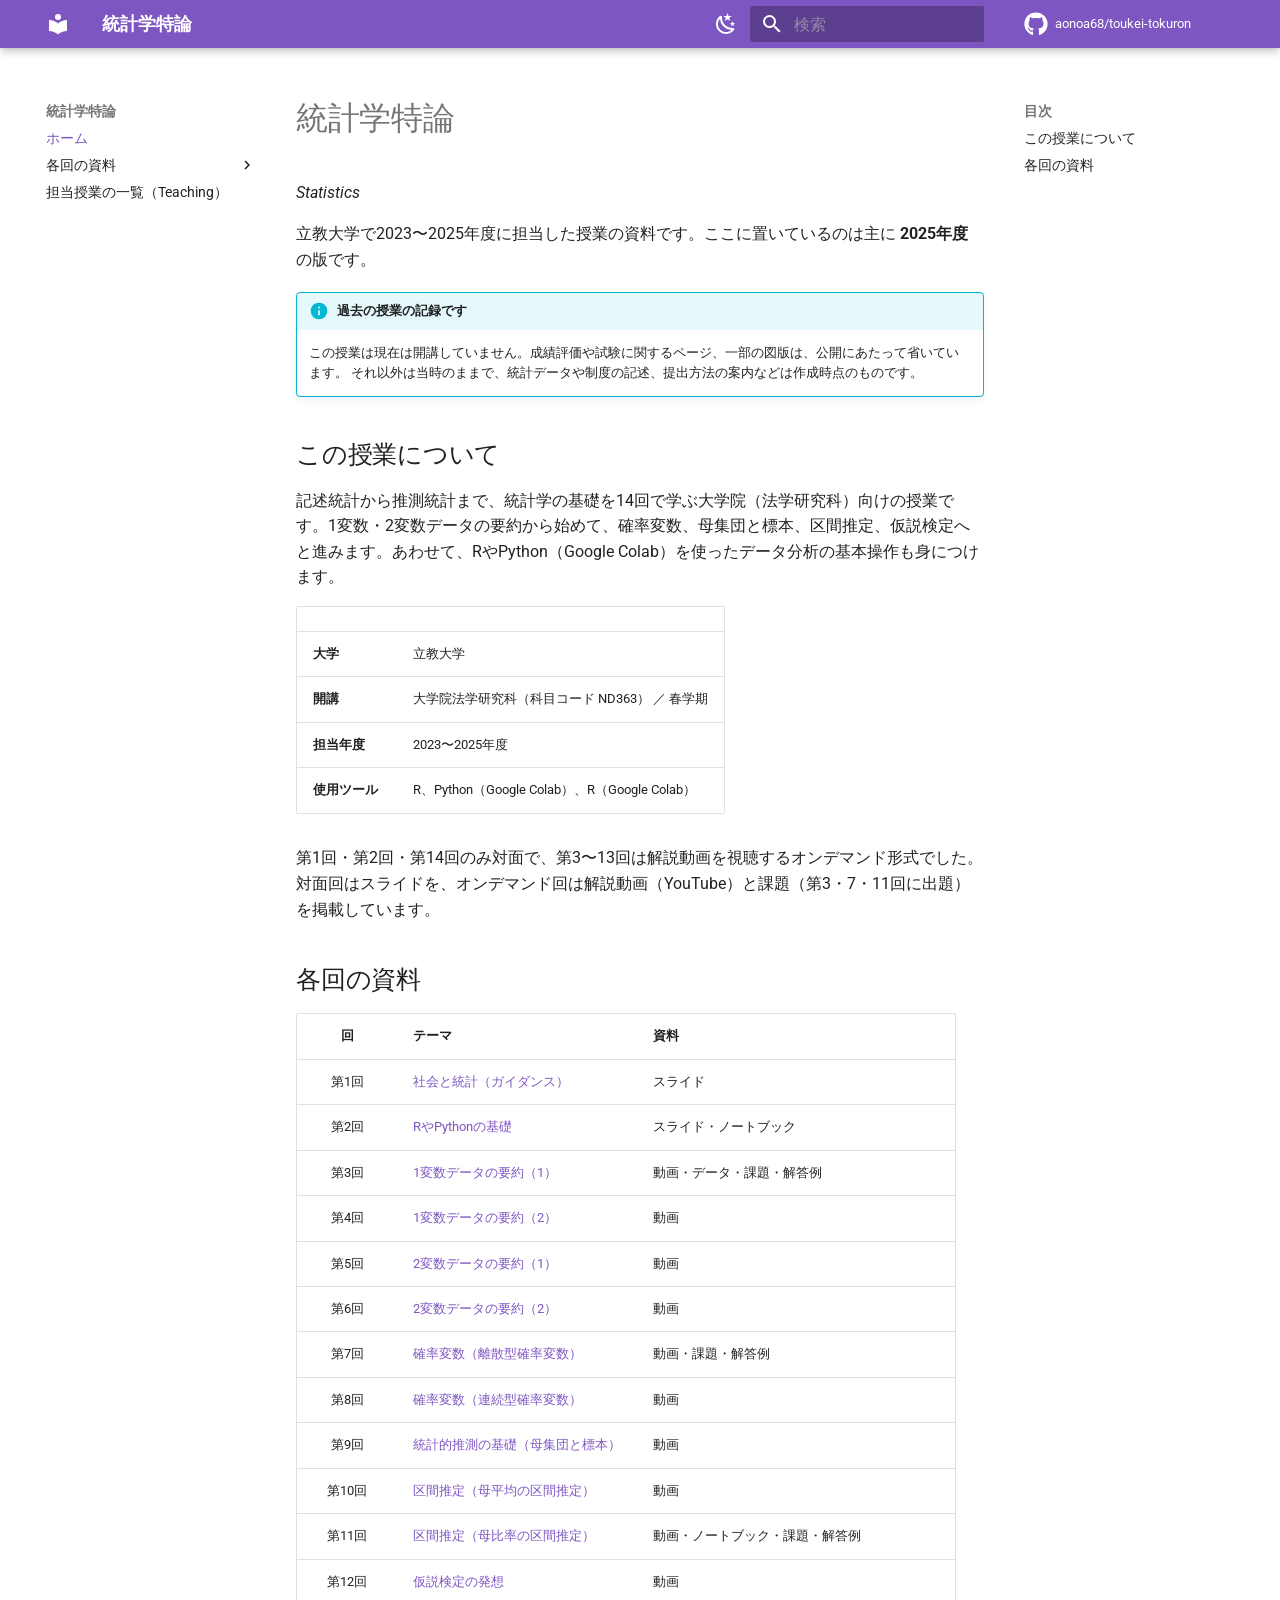
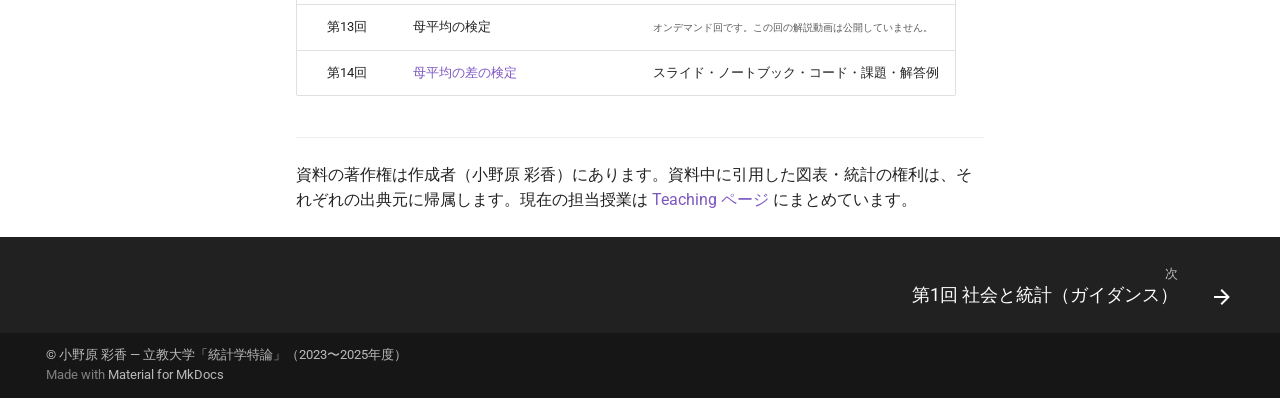
<file: index.html>
<!doctype html>
<html lang="ja" class="no-js">
  <head>
    
      <meta charset="utf-8">
      <meta name="viewport" content="width=device-width,initial-scale=1">
      
        <meta name="description" content="立教大学「統計学特論」2025年度 授業資料（過去の担当授業）">
      
      
        <meta name="author" content="小野原 彩香">
      
      
        <link rel="canonical" href="https://aonoa68.github.io/toukei-tokuron/">
      
      
      
        <link rel="next" href="week01/">
      
      
        
      
      
      <link rel="icon" href="assets/images/favicon.png">
      <meta name="generator" content="mkdocs-1.6.1, mkdocs-material-9.7.6">
    
    
      
        <title>統計学特論</title>
      
    
    
      <link rel="stylesheet" href="assets/stylesheets/main.484c7ddc.min.css">
      
        
        <link rel="stylesheet" href="assets/stylesheets/palette.ab4e12ef.min.css">
      
      


    
    
      
    
    
      
        
        
        <link rel="preconnect" href="https://fonts.gstatic.com" crossorigin>
        <link rel="stylesheet" href="https://fonts.googleapis.com/css?family=Roboto:300,300i,400,400i,700,700i%7CRoboto+Mono:400,400i,700,700i&display=fallback">
        <style>:root{--md-text-font:"Roboto";--md-code-font:"Roboto Mono"}</style>
      
    
    
      <link rel="stylesheet" href="stylesheets/extra.css">
    
    <script>__md_scope=new URL(".",location),__md_hash=e=>[...e].reduce(((e,_)=>(e<<5)-e+_.charCodeAt(0)),0),__md_get=(e,_=localStorage,t=__md_scope)=>JSON.parse(_.getItem(t.pathname+"."+e)),__md_set=(e,_,t=localStorage,a=__md_scope)=>{try{t.setItem(a.pathname+"."+e,JSON.stringify(_))}catch(e){}}</script>
    
      

    
    
  </head>
  
  
    
    
      
    
    
    
    
    <body dir="ltr" data-md-color-scheme="default" data-md-color-primary="deep-purple" data-md-color-accent="deep-purple">
  
    
    <input class="md-toggle" data-md-toggle="drawer" type="checkbox" id="__drawer" autocomplete="off">
    <input class="md-toggle" data-md-toggle="search" type="checkbox" id="__search" autocomplete="off">
    <label class="md-overlay" for="__drawer"></label>
    <div data-md-component="skip">
      
        
        <a href="#_1" class="md-skip">
          コンテンツにスキップ
        </a>
      
    </div>
    <div data-md-component="announce">
      
    </div>
    
    
      

  

<header class="md-header md-header--shadow" data-md-component="header">
  <nav class="md-header__inner md-grid" aria-label="ヘッダー">
    <a href="." title="統計学特論" class="md-header__button md-logo" aria-label="統計学特論" data-md-component="logo">
      
  
  <svg xmlns="http://www.w3.org/2000/svg" viewBox="0 0 24 24"><path d="M12 8a3 3 0 0 0 3-3 3 3 0 0 0-3-3 3 3 0 0 0-3 3 3 3 0 0 0 3 3m0 3.54C9.64 9.35 6.5 8 3 8v11c3.5 0 6.64 1.35 9 3.54 2.36-2.19 5.5-3.54 9-3.54V8c-3.5 0-6.64 1.35-9 3.54"/></svg>

    </a>
    <label class="md-header__button md-icon" for="__drawer">
      
      <svg xmlns="http://www.w3.org/2000/svg" viewBox="0 0 24 24"><path d="M3 6h18v2H3zm0 5h18v2H3zm0 5h18v2H3z"/></svg>
    </label>
    <div class="md-header__title" data-md-component="header-title">
      <div class="md-header__ellipsis">
        <div class="md-header__topic">
          <span class="md-ellipsis">
            統計学特論
          </span>
        </div>
        <div class="md-header__topic" data-md-component="header-topic">
          <span class="md-ellipsis">
            
              ホーム
            
          </span>
        </div>
      </div>
    </div>
    
      
        <form class="md-header__option" data-md-component="palette">
  
    
    
    
    <input class="md-option" data-md-color-media="(prefers-color-scheme: light)" data-md-color-scheme="default" data-md-color-primary="deep-purple" data-md-color-accent="deep-purple"  aria-label="ダークモードに切り替え"  type="radio" name="__palette" id="__palette_0">
    
      <label class="md-header__button md-icon" title="ダークモードに切り替え" for="__palette_1" hidden>
        <svg xmlns="http://www.w3.org/2000/svg" viewBox="0 0 24 24"><path d="m17.75 4.09-2.53 1.94.91 3.06-2.63-1.81-2.63 1.81.91-3.06-2.53-1.94L12.44 4l1.06-3 1.06 3zm3.5 6.91-1.64 1.25.59 1.98-1.7-1.17-1.7 1.17.59-1.98L15.75 11l2.06-.05L18.5 9l.69 1.95zm-2.28 4.95c.83-.08 1.72 1.1 1.19 1.85-.32.45-.66.87-1.08 1.27C15.17 23 8.84 23 4.94 19.07c-3.91-3.9-3.91-10.24 0-14.14.4-.4.82-.76 1.27-1.08.75-.53 1.93.36 1.85 1.19-.27 2.86.69 5.83 2.89 8.02a9.96 9.96 0 0 0 8.02 2.89m-1.64 2.02a12.08 12.08 0 0 1-7.8-3.47c-2.17-2.19-3.33-5-3.49-7.82-2.81 3.14-2.7 7.96.31 10.98 3.02 3.01 7.84 3.12 10.98.31"/></svg>
      </label>
    
  
    
    
    
    <input class="md-option" data-md-color-media="(prefers-color-scheme: dark)" data-md-color-scheme="slate" data-md-color-primary="deep-purple" data-md-color-accent="deep-purple"  aria-label="ライトモードに切り替え"  type="radio" name="__palette" id="__palette_1">
    
      <label class="md-header__button md-icon" title="ライトモードに切り替え" for="__palette_0" hidden>
        <svg xmlns="http://www.w3.org/2000/svg" viewBox="0 0 24 24"><path d="M12 7a5 5 0 0 1 5 5 5 5 0 0 1-5 5 5 5 0 0 1-5-5 5 5 0 0 1 5-5m0 2a3 3 0 0 0-3 3 3 3 0 0 0 3 3 3 3 0 0 0 3-3 3 3 0 0 0-3-3m0-7 2.39 3.42C13.65 5.15 12.84 5 12 5s-1.65.15-2.39.42zM3.34 7l4.16-.35A7.2 7.2 0 0 0 5.94 8.5c-.44.74-.69 1.5-.83 2.29zm.02 10 1.76-3.77a7.131 7.131 0 0 0 2.38 4.14zM20.65 7l-1.77 3.79a7.02 7.02 0 0 0-2.38-4.15zm-.01 10-4.14.36c.59-.51 1.12-1.14 1.54-1.86.42-.73.69-1.5.83-2.29zM12 22l-2.41-3.44c.74.27 1.55.44 2.41.44.82 0 1.63-.17 2.37-.44z"/></svg>
      </label>
    
  
</form>
      
    
    
      <script>var palette=__md_get("__palette");if(palette&&palette.color){if("(prefers-color-scheme)"===palette.color.media){var media=matchMedia("(prefers-color-scheme: light)"),input=document.querySelector(media.matches?"[data-md-color-media='(prefers-color-scheme: light)']":"[data-md-color-media='(prefers-color-scheme: dark)']");palette.color.media=input.getAttribute("data-md-color-media"),palette.color.scheme=input.getAttribute("data-md-color-scheme"),palette.color.primary=input.getAttribute("data-md-color-primary"),palette.color.accent=input.getAttribute("data-md-color-accent")}for(var[key,value]of Object.entries(palette.color))document.body.setAttribute("data-md-color-"+key,value)}</script>
    
    
    
      
      
        <label class="md-header__button md-icon" for="__search">
          
          <svg xmlns="http://www.w3.org/2000/svg" viewBox="0 0 24 24"><path d="M9.5 3A6.5 6.5 0 0 1 16 9.5c0 1.61-.59 3.09-1.56 4.23l.27.27h.79l5 5-1.5 1.5-5-5v-.79l-.27-.27A6.52 6.52 0 0 1 9.5 16 6.5 6.5 0 0 1 3 9.5 6.5 6.5 0 0 1 9.5 3m0 2C7 5 5 7 5 9.5S7 14 9.5 14 14 12 14 9.5 12 5 9.5 5"/></svg>
        </label>
        <div class="md-search" data-md-component="search" role="dialog">
  <label class="md-search__overlay" for="__search"></label>
  <div class="md-search__inner" role="search">
    <form class="md-search__form" name="search">
      <input type="text" class="md-search__input" name="query" aria-label="検索" placeholder="検索" autocapitalize="off" autocorrect="off" autocomplete="off" spellcheck="false" data-md-component="search-query" required>
      <label class="md-search__icon md-icon" for="__search">
        
        <svg xmlns="http://www.w3.org/2000/svg" viewBox="0 0 24 24"><path d="M9.5 3A6.5 6.5 0 0 1 16 9.5c0 1.61-.59 3.09-1.56 4.23l.27.27h.79l5 5-1.5 1.5-5-5v-.79l-.27-.27A6.52 6.52 0 0 1 9.5 16 6.5 6.5 0 0 1 3 9.5 6.5 6.5 0 0 1 9.5 3m0 2C7 5 5 7 5 9.5S7 14 9.5 14 14 12 14 9.5 12 5 9.5 5"/></svg>
        
        <svg xmlns="http://www.w3.org/2000/svg" viewBox="0 0 24 24"><path d="M20 11v2H8l5.5 5.5-1.42 1.42L4.16 12l7.92-7.92L13.5 5.5 8 11z"/></svg>
      </label>
      <nav class="md-search__options" aria-label="検索">
        
        <button type="reset" class="md-search__icon md-icon" title="クリア" aria-label="クリア" tabindex="-1">
          
          <svg xmlns="http://www.w3.org/2000/svg" viewBox="0 0 24 24"><path d="M19 6.41 17.59 5 12 10.59 6.41 5 5 6.41 10.59 12 5 17.59 6.41 19 12 13.41 17.59 19 19 17.59 13.41 12z"/></svg>
        </button>
      </nav>
      
        <div class="md-search__suggest" data-md-component="search-suggest"></div>
      
    </form>
    <div class="md-search__output">
      <div class="md-search__scrollwrap" tabindex="0" data-md-scrollfix>
        <div class="md-search-result" data-md-component="search-result">
          <div class="md-search-result__meta">
            検索を初期化
          </div>
          <ol class="md-search-result__list" role="presentation"></ol>
        </div>
      </div>
    </div>
  </div>
</div>
      
    
    
      <div class="md-header__source">
        <a href="https://github.com/aonoa68/toukei-tokuron" title="リポジトリへ" class="md-source" data-md-component="source">
  <div class="md-source__icon md-icon">
    
    <svg xmlns="http://www.w3.org/2000/svg" viewBox="0 0 512 512"><!--! Font Awesome Free 7.1.0 by @fontawesome - https://fontawesome.com License - https://fontawesome.com/license/free (Icons: CC BY 4.0, Fonts: SIL OFL 1.1, Code: MIT License) Copyright 2025 Fonticons, Inc.--><path d="M173.9 397.4c0 2-2.3 3.6-5.2 3.6-3.3.3-5.6-1.3-5.6-3.6 0-2 2.3-3.6 5.2-3.6 3-.3 5.6 1.3 5.6 3.6m-31.1-4.5c-.7 2 1.3 4.3 4.3 4.9 2.6 1 5.6 0 6.2-2s-1.3-4.3-4.3-5.2c-2.6-.7-5.5.3-6.2 2.3m44.2-1.7c-2.9.7-4.9 2.6-4.6 4.9.3 2 2.9 3.3 5.9 2.6 2.9-.7 4.9-2.6 4.6-4.6-.3-1.9-3-3.2-5.9-2.9M252.8 8C114.1 8 8 113.3 8 252c0 110.9 69.8 205.8 169.5 239.2 12.8 2.3 17.3-5.6 17.3-12.1 0-6.2-.3-40.4-.3-61.4 0 0-70 15-84.7-29.8 0 0-11.4-29.1-27.8-36.6 0 0-22.9-15.7 1.6-15.4 0 0 24.9 2 38.6 25.8 21.9 38.6 58.6 27.5 72.9 20.9 2.3-16 8.8-27.1 16-33.7-55.9-6.2-112.3-14.3-112.3-110.5 0-27.5 7.6-41.3 23.6-58.9-2.6-6.5-11.1-33.3 2.6-67.9 20.9-6.5 69 27 69 27 20-5.6 41.5-8.5 62.8-8.5s42.8 2.9 62.8 8.5c0 0 48.1-33.6 69-27 13.7 34.7 5.2 61.4 2.6 67.9 16 17.7 25.8 31.5 25.8 58.9 0 96.5-58.9 104.2-114.8 110.5 9.2 7.9 17 22.9 17 46.4 0 33.7-.3 75.4-.3 83.6 0 6.5 4.6 14.4 17.3 12.1C436.2 457.8 504 362.9 504 252 504 113.3 391.5 8 252.8 8M105.2 352.9c-1.3 1-1 3.3.7 5.2 1.6 1.6 3.9 2.3 5.2 1 1.3-1 1-3.3-.7-5.2-1.6-1.6-3.9-2.3-5.2-1m-10.8-8.1c-.7 1.3.3 2.9 2.3 3.9 1.6 1 3.6.7 4.3-.7.7-1.3-.3-2.9-2.3-3.9-2-.6-3.6-.3-4.3.7m32.4 35.6c-1.6 1.3-1 4.3 1.3 6.2 2.3 2.3 5.2 2.6 6.5 1 1.3-1.3.7-4.3-1.3-6.2-2.2-2.3-5.2-2.6-6.5-1m-11.4-14.7c-1.6 1-1.6 3.6 0 5.9s4.3 3.3 5.6 2.3c1.6-1.3 1.6-3.9 0-6.2-1.4-2.3-4-3.3-5.6-2"/></svg>
  </div>
  <div class="md-source__repository">
    aonoa68/toukei-tokuron
  </div>
</a>
      </div>
    
  </nav>
  
</header>
    
    <div class="md-container" data-md-component="container">
      
      
        
          
        
      
      <main class="md-main" data-md-component="main">
        <div class="md-main__inner md-grid">
          
            
              
              <div class="md-sidebar md-sidebar--primary" data-md-component="sidebar" data-md-type="navigation" >
                <div class="md-sidebar__scrollwrap">
                  <div class="md-sidebar__inner">
                    



<nav class="md-nav md-nav--primary" aria-label="ナビゲーション" data-md-level="0">
  <label class="md-nav__title" for="__drawer">
    <a href="." title="統計学特論" class="md-nav__button md-logo" aria-label="統計学特論" data-md-component="logo">
      
  
  <svg xmlns="http://www.w3.org/2000/svg" viewBox="0 0 24 24"><path d="M12 8a3 3 0 0 0 3-3 3 3 0 0 0-3-3 3 3 0 0 0-3 3 3 3 0 0 0 3 3m0 3.54C9.64 9.35 6.5 8 3 8v11c3.5 0 6.64 1.35 9 3.54 2.36-2.19 5.5-3.54 9-3.54V8c-3.5 0-6.64 1.35-9 3.54"/></svg>

    </a>
    統計学特論
  </label>
  
    <div class="md-nav__source">
      <a href="https://github.com/aonoa68/toukei-tokuron" title="リポジトリへ" class="md-source" data-md-component="source">
  <div class="md-source__icon md-icon">
    
    <svg xmlns="http://www.w3.org/2000/svg" viewBox="0 0 512 512"><!--! Font Awesome Free 7.1.0 by @fontawesome - https://fontawesome.com License - https://fontawesome.com/license/free (Icons: CC BY 4.0, Fonts: SIL OFL 1.1, Code: MIT License) Copyright 2025 Fonticons, Inc.--><path d="M173.9 397.4c0 2-2.3 3.6-5.2 3.6-3.3.3-5.6-1.3-5.6-3.6 0-2 2.3-3.6 5.2-3.6 3-.3 5.6 1.3 5.6 3.6m-31.1-4.5c-.7 2 1.3 4.3 4.3 4.9 2.6 1 5.6 0 6.2-2s-1.3-4.3-4.3-5.2c-2.6-.7-5.5.3-6.2 2.3m44.2-1.7c-2.9.7-4.9 2.6-4.6 4.9.3 2 2.9 3.3 5.9 2.6 2.9-.7 4.9-2.6 4.6-4.6-.3-1.9-3-3.2-5.9-2.9M252.8 8C114.1 8 8 113.3 8 252c0 110.9 69.8 205.8 169.5 239.2 12.8 2.3 17.3-5.6 17.3-12.1 0-6.2-.3-40.4-.3-61.4 0 0-70 15-84.7-29.8 0 0-11.4-29.1-27.8-36.6 0 0-22.9-15.7 1.6-15.4 0 0 24.9 2 38.6 25.8 21.9 38.6 58.6 27.5 72.9 20.9 2.3-16 8.8-27.1 16-33.7-55.9-6.2-112.3-14.3-112.3-110.5 0-27.5 7.6-41.3 23.6-58.9-2.6-6.5-11.1-33.3 2.6-67.9 20.9-6.5 69 27 69 27 20-5.6 41.5-8.5 62.8-8.5s42.8 2.9 62.8 8.5c0 0 48.1-33.6 69-27 13.7 34.7 5.2 61.4 2.6 67.9 16 17.7 25.8 31.5 25.8 58.9 0 96.5-58.9 104.2-114.8 110.5 9.2 7.9 17 22.9 17 46.4 0 33.7-.3 75.4-.3 83.6 0 6.5 4.6 14.4 17.3 12.1C436.2 457.8 504 362.9 504 252 504 113.3 391.5 8 252.8 8M105.2 352.9c-1.3 1-1 3.3.7 5.2 1.6 1.6 3.9 2.3 5.2 1 1.3-1 1-3.3-.7-5.2-1.6-1.6-3.9-2.3-5.2-1m-10.8-8.1c-.7 1.3.3 2.9 2.3 3.9 1.6 1 3.6.7 4.3-.7.7-1.3-.3-2.9-2.3-3.9-2-.6-3.6-.3-4.3.7m32.4 35.6c-1.6 1.3-1 4.3 1.3 6.2 2.3 2.3 5.2 2.6 6.5 1 1.3-1.3.7-4.3-1.3-6.2-2.2-2.3-5.2-2.6-6.5-1m-11.4-14.7c-1.6 1-1.6 3.6 0 5.9s4.3 3.3 5.6 2.3c1.6-1.3 1.6-3.9 0-6.2-1.4-2.3-4-3.3-5.6-2"/></svg>
  </div>
  <div class="md-source__repository">
    aonoa68/toukei-tokuron
  </div>
</a>
    </div>
  
  <ul class="md-nav__list" data-md-scrollfix>
    
      
      
  
  
    
  
  
  
    <li class="md-nav__item md-nav__item--active">
      
      <input class="md-nav__toggle md-toggle" type="checkbox" id="__toc">
      
      
        
      
      
        <label class="md-nav__link md-nav__link--active" for="__toc">
          
  
  
  <span class="md-ellipsis">
    
  
    ホーム
  

    
  </span>
  
  

          <span class="md-nav__icon md-icon"></span>
        </label>
      
      <a href="." class="md-nav__link md-nav__link--active">
        
  
  
  <span class="md-ellipsis">
    
  
    ホーム
  

    
  </span>
  
  

      </a>
      
        

<nav class="md-nav md-nav--secondary" aria-label="目次">
  
  
  
    
  
  
    <label class="md-nav__title" for="__toc">
      <span class="md-nav__icon md-icon"></span>
      目次
    </label>
    <ul class="md-nav__list" data-md-component="toc" data-md-scrollfix>
      
        <li class="md-nav__item">
  <a href="#_2" class="md-nav__link">
    <span class="md-ellipsis">
      
        この授業について
      
    </span>
  </a>
  
</li>
      
        <li class="md-nav__item">
  <a href="#_3" class="md-nav__link">
    <span class="md-ellipsis">
      
        各回の資料
      
    </span>
  </a>
  
</li>
      
    </ul>
  
</nav>
      
    </li>
  

    
      
      
  
  
  
  
    
    
    
    
    
    <li class="md-nav__item md-nav__item--nested">
      
        
        
        <input class="md-nav__toggle md-toggle " type="checkbox" id="__nav_2" >
        
          
          <label class="md-nav__link" for="__nav_2" id="__nav_2_label" tabindex="0">
            
  
  
  <span class="md-ellipsis">
    
  
    各回の資料
  

    
  </span>
  
  

            <span class="md-nav__icon md-icon"></span>
          </label>
        
        <nav class="md-nav" data-md-level="1" aria-labelledby="__nav_2_label" aria-expanded="false">
          <label class="md-nav__title" for="__nav_2">
            <span class="md-nav__icon md-icon"></span>
            
  
    各回の資料
  

          </label>
          <ul class="md-nav__list" data-md-scrollfix>
            
              
                
  
  
  
  
    <li class="md-nav__item">
      <a href="week01/" class="md-nav__link">
        
  
  
  <span class="md-ellipsis">
    
  
    第1回 社会と統計（ガイダンス）
  

    
  </span>
  
  

      </a>
    </li>
  

              
            
              
                
  
  
  
  
    <li class="md-nav__item">
      <a href="week02/" class="md-nav__link">
        
  
  
  <span class="md-ellipsis">
    
  
    第2回 RやPythonの基礎
  

    
  </span>
  
  

      </a>
    </li>
  

              
            
              
                
  
  
  
  
    <li class="md-nav__item">
      <a href="week03/" class="md-nav__link">
        
  
  
  <span class="md-ellipsis">
    
  
    第3回 1変数データの要約（1）
  

    
  </span>
  
  

      </a>
    </li>
  

              
            
              
                
  
  
  
  
    <li class="md-nav__item">
      <a href="week04/" class="md-nav__link">
        
  
  
  <span class="md-ellipsis">
    
  
    第4回 1変数データの要約（2）
  

    
  </span>
  
  

      </a>
    </li>
  

              
            
              
                
  
  
  
  
    <li class="md-nav__item">
      <a href="week05/" class="md-nav__link">
        
  
  
  <span class="md-ellipsis">
    
  
    第5回 2変数データの要約（1）
  

    
  </span>
  
  

      </a>
    </li>
  

              
            
              
                
  
  
  
  
    <li class="md-nav__item">
      <a href="week06/" class="md-nav__link">
        
  
  
  <span class="md-ellipsis">
    
  
    第6回 2変数データの要約（2）
  

    
  </span>
  
  

      </a>
    </li>
  

              
            
              
                
  
  
  
  
    <li class="md-nav__item">
      <a href="week07/" class="md-nav__link">
        
  
  
  <span class="md-ellipsis">
    
  
    第7回 確率変数（離散型確率変数）
  

    
  </span>
  
  

      </a>
    </li>
  

              
            
              
                
  
  
  
  
    <li class="md-nav__item">
      <a href="week08/" class="md-nav__link">
        
  
  
  <span class="md-ellipsis">
    
  
    第8回 確率変数（連続型確率変数）
  

    
  </span>
  
  

      </a>
    </li>
  

              
            
              
                
  
  
  
  
    <li class="md-nav__item">
      <a href="week09/" class="md-nav__link">
        
  
  
  <span class="md-ellipsis">
    
  
    第9回 統計的推測の基礎（母集団と標本）
  

    
  </span>
  
  

      </a>
    </li>
  

              
            
              
                
  
  
  
  
    <li class="md-nav__item">
      <a href="week10/" class="md-nav__link">
        
  
  
  <span class="md-ellipsis">
    
  
    第10回 区間推定（母平均の区間推定）
  

    
  </span>
  
  

      </a>
    </li>
  

              
            
              
                
  
  
  
  
    <li class="md-nav__item">
      <a href="week11/" class="md-nav__link">
        
  
  
  <span class="md-ellipsis">
    
  
    第11回 区間推定（母比率の区間推定）
  

    
  </span>
  
  

      </a>
    </li>
  

              
            
              
                
  
  
  
  
    <li class="md-nav__item">
      <a href="week12/" class="md-nav__link">
        
  
  
  <span class="md-ellipsis">
    
  
    第12回 仮説検定の発想
  

    
  </span>
  
  

      </a>
    </li>
  

              
            
              
                
  
  
  
  
    <li class="md-nav__item">
      <a href="week14/" class="md-nav__link">
        
  
  
  <span class="md-ellipsis">
    
  
    第14回 母平均の差の検定
  

    
  </span>
  
  

      </a>
    </li>
  

              
            
          </ul>
        </nav>
      
    </li>
  

    
      
      
  
  
  
  
    <li class="md-nav__item">
      <a href="https://aonoa68.github.io/teaching/" class="md-nav__link">
        
  
  
  <span class="md-ellipsis">
    
  
    担当授業の一覧（Teaching）
  

    
  </span>
  
  

      </a>
    </li>
  

    
  </ul>
</nav>
                  </div>
                </div>
              </div>
            
            
              
              <div class="md-sidebar md-sidebar--secondary" data-md-component="sidebar" data-md-type="toc" >
                <div class="md-sidebar__scrollwrap">
                  <div class="md-sidebar__inner">
                    

<nav class="md-nav md-nav--secondary" aria-label="目次">
  
  
  
    
  
  
    <label class="md-nav__title" for="__toc">
      <span class="md-nav__icon md-icon"></span>
      目次
    </label>
    <ul class="md-nav__list" data-md-component="toc" data-md-scrollfix>
      
        <li class="md-nav__item">
  <a href="#_2" class="md-nav__link">
    <span class="md-ellipsis">
      
        この授業について
      
    </span>
  </a>
  
</li>
      
        <li class="md-nav__item">
  <a href="#_3" class="md-nav__link">
    <span class="md-ellipsis">
      
        各回の資料
      
    </span>
  </a>
  
</li>
      
    </ul>
  
</nav>
                  </div>
                </div>
              </div>
            
          
          
            <div class="md-content" data-md-component="content">
              
              <article class="md-content__inner md-typeset">
                
                  


  
  


<h1 id="_1">統計学特論<a class="headerlink" href="#_1" title="Permanent link">&para;</a></h1>
<p><em>Statistics</em></p>
<p>立教大学で2023〜2025年度に担当した授業の資料です。ここに置いているのは主に <strong>2025年度</strong> の版です。</p>
<div class="admonition info">
<p class="admonition-title">過去の授業の記録です</p>
<p>この授業は現在は開講していません。成績評価や試験に関するページ、一部の図版は、公開にあたって省いています。
それ以外は当時のままで、統計データや制度の記述、提出方法の案内などは作成時点のものです。</p>
</div>
<h2 id="_2">この授業について<a class="headerlink" href="#_2" title="Permanent link">&para;</a></h2>
<p>記述統計から推測統計まで、統計学の基礎を14回で学ぶ大学院（法学研究科）向けの授業です。1変数・2変数データの要約から始めて、確率変数、母集団と標本、区間推定、仮説検定へと進みます。あわせて、RやPython（Google Colab）を使ったデータ分析の基本操作も身につけます。</p>
<table>
<thead>
<tr>
<th></th>
<th></th>
</tr>
</thead>
<tbody>
<tr>
<td><strong>大学</strong></td>
<td>立教大学</td>
</tr>
<tr>
<td><strong>開講</strong></td>
<td>大学院法学研究科（科目コード ND363） ／ 春学期</td>
</tr>
<tr>
<td><strong>担当年度</strong></td>
<td>2023〜2025年度</td>
</tr>
<tr>
<td><strong>使用ツール</strong></td>
<td>R、Python（Google Colab）、R（Google Colab）</td>
</tr>
</tbody>
</table>
<p>第1回・第2回・第14回のみ対面で、第3〜13回は解説動画を視聴するオンデマンド形式でした。対面回はスライドを、オンデマンド回は解説動画（YouTube）と課題（第3・7・11回に出題）を掲載しています。</p>
<h2 id="_3">各回の資料<a class="headerlink" href="#_3" title="Permanent link">&para;</a></h2>
<table>
<thead>
<tr>
<th style="text-align: center;">回</th>
<th>テーマ</th>
<th>資料</th>
</tr>
</thead>
<tbody>
<tr>
<td style="text-align: center;">第1回</td>
<td><a href="week01/">社会と統計（ガイダンス）</a></td>
<td>スライド</td>
</tr>
<tr>
<td style="text-align: center;">第2回</td>
<td><a href="week02/">RやPythonの基礎</a></td>
<td>スライド・ノートブック</td>
</tr>
<tr>
<td style="text-align: center;">第3回</td>
<td><a href="week03/">1変数データの要約（1）</a></td>
<td>動画・データ・課題・解答例</td>
</tr>
<tr>
<td style="text-align: center;">第4回</td>
<td><a href="week04/">1変数データの要約（2）</a></td>
<td>動画</td>
</tr>
<tr>
<td style="text-align: center;">第5回</td>
<td><a href="week05/">2変数データの要約（1）</a></td>
<td>動画</td>
</tr>
<tr>
<td style="text-align: center;">第6回</td>
<td><a href="week06/">2変数データの要約（2）</a></td>
<td>動画</td>
</tr>
<tr>
<td style="text-align: center;">第7回</td>
<td><a href="week07/">確率変数（離散型確率変数）</a></td>
<td>動画・課題・解答例</td>
</tr>
<tr>
<td style="text-align: center;">第8回</td>
<td><a href="week08/">確率変数（連続型確率変数）</a></td>
<td>動画</td>
</tr>
<tr>
<td style="text-align: center;">第9回</td>
<td><a href="week09/">統計的推測の基礎（母集団と標本）</a></td>
<td>動画</td>
</tr>
<tr>
<td style="text-align: center;">第10回</td>
<td><a href="week10/">区間推定（母平均の区間推定）</a></td>
<td>動画</td>
</tr>
<tr>
<td style="text-align: center;">第11回</td>
<td><a href="week11/">区間推定（母比率の区間推定）</a></td>
<td>動画・ノートブック・課題・解答例</td>
</tr>
<tr>
<td style="text-align: center;">第12回</td>
<td><a href="week12/">仮説検定の発想</a></td>
<td>動画</td>
</tr>
<tr>
<td style="text-align: center;">第13回</td>
<td>母平均の検定</td>
<td><small>オンデマンド回です。この回の解説動画は公開していません。</small></td>
</tr>
<tr>
<td style="text-align: center;">第14回</td>
<td><a href="week14/">母平均の差の検定</a></td>
<td>スライド・ノートブック・コード・課題・解答例</td>
</tr>
</tbody>
</table>
<hr />
<p>資料の著作権は作成者（小野原 彩香）にあります。資料中に引用した図表・統計の権利は、それぞれの出典元に帰属します。現在の担当授業は <a href="https://aonoa68.github.io/teaching/">Teaching ページ</a> にまとめています。</p>












                
              </article>
            </div>
          
          
<script>var target=document.getElementById(location.hash.slice(1));target&&target.name&&(target.checked=target.name.startsWith("__tabbed_"))</script>
        </div>
        
          <button type="button" class="md-top md-icon" data-md-component="top" hidden>
  
  <svg xmlns="http://www.w3.org/2000/svg" viewBox="0 0 24 24"><path d="M13 20h-2V8l-5.5 5.5-1.42-1.42L12 4.16l7.92 7.92-1.42 1.42L13 8z"/></svg>
  ページトップへ戻る
</button>
        
      </main>
      
        <footer class="md-footer">
  
    
      
      <nav class="md-footer__inner md-grid" aria-label="フッター" >
        
        
          
          <a href="week01/" class="md-footer__link md-footer__link--next" aria-label="次: 第1回 社会と統計（ガイダンス）">
            <div class="md-footer__title">
              <span class="md-footer__direction">
                次
              </span>
              <div class="md-ellipsis">
                第1回 社会と統計（ガイダンス）
              </div>
            </div>
            <div class="md-footer__button md-icon">
              
              <svg xmlns="http://www.w3.org/2000/svg" viewBox="0 0 24 24"><path d="M4 11v2h12l-5.5 5.5 1.42 1.42L19.84 12l-7.92-7.92L10.5 5.5 16 11z"/></svg>
            </div>
          </a>
        
      </nav>
    
  
  <div class="md-footer-meta md-typeset">
    <div class="md-footer-meta__inner md-grid">
      <div class="md-copyright">
  
    <div class="md-copyright__highlight">
      © 小野原 彩香 — 立教大学「統計学特論」（2023〜2025年度）
    </div>
  
  
    Made with
    <a href="https://squidfunk.github.io/mkdocs-material/" target="_blank" rel="noopener">
      Material for MkDocs
    </a>
  
</div>
      
    </div>
  </div>
</footer>
      
    </div>
    <div class="md-dialog" data-md-component="dialog">
      <div class="md-dialog__inner md-typeset"></div>
    </div>
    
    
    
      
      
      <script id="__config" type="application/json">{"annotate": null, "base": ".", "features": ["navigation.tracking", "navigation.top", "navigation.footer", "search.suggest", "search.highlight", "toc.follow"], "search": "assets/javascripts/workers/search.2c215733.min.js", "tags": null, "translations": {"clipboard.copied": "\u30b3\u30d4\u30fc\u3057\u307e\u3057\u305f", "clipboard.copy": "\u30af\u30ea\u30c3\u30d7\u30dc\u30fc\u30c9\u3078\u30b3\u30d4\u30fc", "search.result.more.one": "\u3053\u306e\u30da\u30fc\u30b8\u5185\u306b\u3082\u30461\u4ef6\u898b\u3064\u304b\u308a\u307e\u3057\u305f", "search.result.more.other": "\u3053\u306e\u30da\u30fc\u30b8\u5185\u306b\u3042\u3068#\u4ef6\u898b\u3064\u304b\u308a\u307e\u3057\u305f", "search.result.none": "\u4f55\u3082\u898b\u3064\u304b\u308a\u307e\u305b\u3093\u3067\u3057\u305f", "search.result.one": "1\u4ef6\u898b\u3064\u304b\u308a\u307e\u3057\u305f", "search.result.other": "#\u4ef6\u898b\u3064\u304b\u308a\u307e\u3057\u305f", "search.result.placeholder": "\u691c\u7d22\u30ad\u30fc\u30ef\u30fc\u30c9\u3092\u5165\u529b\u3057\u3066\u304f\u3060\u3055\u3044", "search.result.term.missing": "\u691c\u7d22\u306b\u542b\u307e\u308c\u306a\u3044", "select.version": "\u30d0\u30fc\u30b8\u30e7\u30f3\u5207\u308a\u66ff\u3048"}, "version": null}</script>
    
    
      <script src="assets/javascripts/bundle.79ae519e.min.js"></script>
      
    
  </body>
</html>
</file>
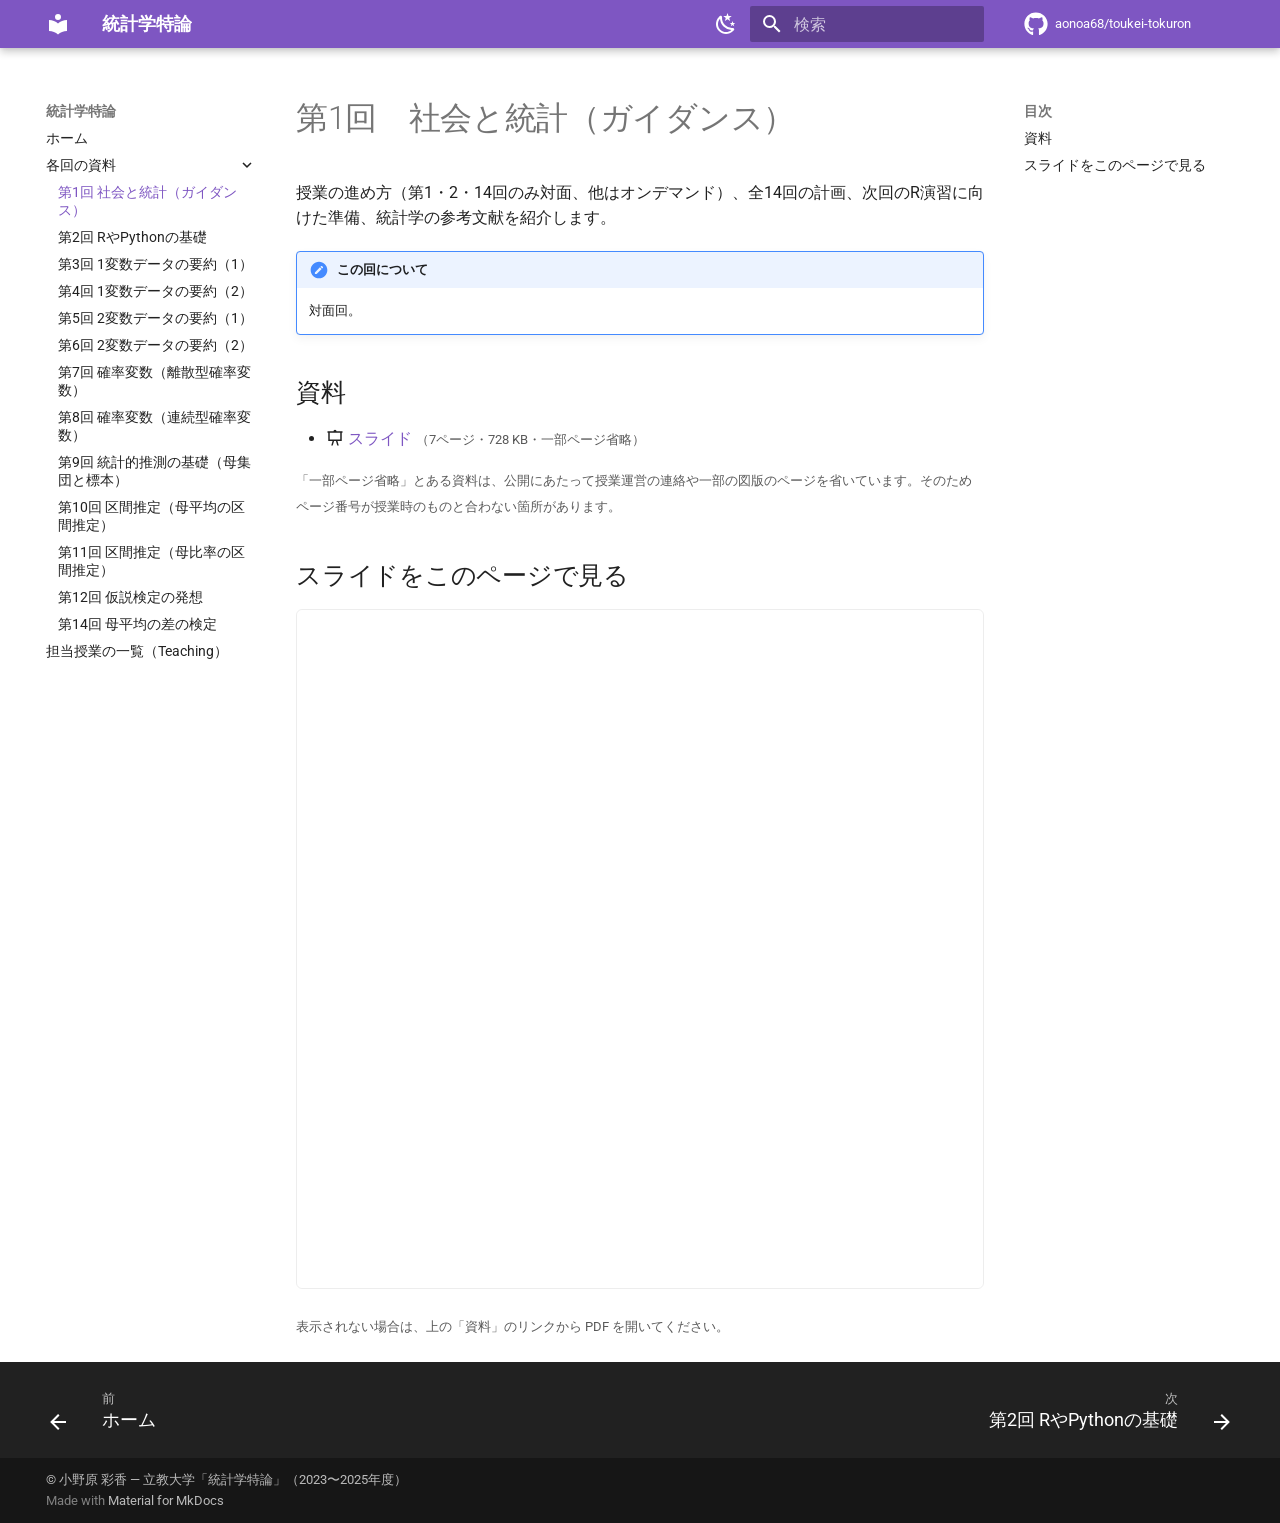
<file: week01/index.html>
<!doctype html>
<html lang="ja" class="no-js">
  <head>
    
      <meta charset="utf-8">
      <meta name="viewport" content="width=device-width,initial-scale=1">
      
        <meta name="description" content="立教大学「統計学特論」2025年度 授業資料（過去の担当授業）">
      
      
        <meta name="author" content="小野原 彩香">
      
      
        <link rel="canonical" href="https://aonoa68.github.io/toukei-tokuron/week01/">
      
      
        <link rel="prev" href="..">
      
      
        <link rel="next" href="../week02/">
      
      
        
      
      
      <link rel="icon" href="../assets/images/favicon.png">
      <meta name="generator" content="mkdocs-1.6.1, mkdocs-material-9.7.6">
    
    
      
        <title>第1回 社会と統計（ガイダンス） - 統計学特論</title>
      
    
    
      <link rel="stylesheet" href="../assets/stylesheets/main.484c7ddc.min.css">
      
        
        <link rel="stylesheet" href="../assets/stylesheets/palette.ab4e12ef.min.css">
      
      


    
    
      
    
    
      
        
        
        <link rel="preconnect" href="https://fonts.gstatic.com" crossorigin>
        <link rel="stylesheet" href="https://fonts.googleapis.com/css?family=Roboto:300,300i,400,400i,700,700i%7CRoboto+Mono:400,400i,700,700i&display=fallback">
        <style>:root{--md-text-font:"Roboto";--md-code-font:"Roboto Mono"}</style>
      
    
    
      <link rel="stylesheet" href="../stylesheets/extra.css">
    
    <script>__md_scope=new URL("..",location),__md_hash=e=>[...e].reduce(((e,_)=>(e<<5)-e+_.charCodeAt(0)),0),__md_get=(e,_=localStorage,t=__md_scope)=>JSON.parse(_.getItem(t.pathname+"."+e)),__md_set=(e,_,t=localStorage,a=__md_scope)=>{try{t.setItem(a.pathname+"."+e,JSON.stringify(_))}catch(e){}}</script>
    
      

    
    
  </head>
  
  
    
    
      
    
    
    
    
    <body dir="ltr" data-md-color-scheme="default" data-md-color-primary="deep-purple" data-md-color-accent="deep-purple">
  
    
    <input class="md-toggle" data-md-toggle="drawer" type="checkbox" id="__drawer" autocomplete="off">
    <input class="md-toggle" data-md-toggle="search" type="checkbox" id="__search" autocomplete="off">
    <label class="md-overlay" for="__drawer"></label>
    <div data-md-component="skip">
      
        
        <a href="#1" class="md-skip">
          コンテンツにスキップ
        </a>
      
    </div>
    <div data-md-component="announce">
      
    </div>
    
    
      

  

<header class="md-header md-header--shadow" data-md-component="header">
  <nav class="md-header__inner md-grid" aria-label="ヘッダー">
    <a href=".." title="統計学特論" class="md-header__button md-logo" aria-label="統計学特論" data-md-component="logo">
      
  
  <svg xmlns="http://www.w3.org/2000/svg" viewBox="0 0 24 24"><path d="M12 8a3 3 0 0 0 3-3 3 3 0 0 0-3-3 3 3 0 0 0-3 3 3 3 0 0 0 3 3m0 3.54C9.64 9.35 6.5 8 3 8v11c3.5 0 6.64 1.35 9 3.54 2.36-2.19 5.5-3.54 9-3.54V8c-3.5 0-6.64 1.35-9 3.54"/></svg>

    </a>
    <label class="md-header__button md-icon" for="__drawer">
      
      <svg xmlns="http://www.w3.org/2000/svg" viewBox="0 0 24 24"><path d="M3 6h18v2H3zm0 5h18v2H3zm0 5h18v2H3z"/></svg>
    </label>
    <div class="md-header__title" data-md-component="header-title">
      <div class="md-header__ellipsis">
        <div class="md-header__topic">
          <span class="md-ellipsis">
            統計学特論
          </span>
        </div>
        <div class="md-header__topic" data-md-component="header-topic">
          <span class="md-ellipsis">
            
              第1回 社会と統計（ガイダンス）
            
          </span>
        </div>
      </div>
    </div>
    
      
        <form class="md-header__option" data-md-component="palette">
  
    
    
    
    <input class="md-option" data-md-color-media="(prefers-color-scheme: light)" data-md-color-scheme="default" data-md-color-primary="deep-purple" data-md-color-accent="deep-purple"  aria-label="ダークモードに切り替え"  type="radio" name="__palette" id="__palette_0">
    
      <label class="md-header__button md-icon" title="ダークモードに切り替え" for="__palette_1" hidden>
        <svg xmlns="http://www.w3.org/2000/svg" viewBox="0 0 24 24"><path d="m17.75 4.09-2.53 1.94.91 3.06-2.63-1.81-2.63 1.81.91-3.06-2.53-1.94L12.44 4l1.06-3 1.06 3zm3.5 6.91-1.64 1.25.59 1.98-1.7-1.17-1.7 1.17.59-1.98L15.75 11l2.06-.05L18.5 9l.69 1.95zm-2.28 4.95c.83-.08 1.72 1.1 1.19 1.85-.32.45-.66.87-1.08 1.27C15.17 23 8.84 23 4.94 19.07c-3.91-3.9-3.91-10.24 0-14.14.4-.4.82-.76 1.27-1.08.75-.53 1.93.36 1.85 1.19-.27 2.86.69 5.83 2.89 8.02a9.96 9.96 0 0 0 8.02 2.89m-1.64 2.02a12.08 12.08 0 0 1-7.8-3.47c-2.17-2.19-3.33-5-3.49-7.82-2.81 3.14-2.7 7.96.31 10.98 3.02 3.01 7.84 3.12 10.98.31"/></svg>
      </label>
    
  
    
    
    
    <input class="md-option" data-md-color-media="(prefers-color-scheme: dark)" data-md-color-scheme="slate" data-md-color-primary="deep-purple" data-md-color-accent="deep-purple"  aria-label="ライトモードに切り替え"  type="radio" name="__palette" id="__palette_1">
    
      <label class="md-header__button md-icon" title="ライトモードに切り替え" for="__palette_0" hidden>
        <svg xmlns="http://www.w3.org/2000/svg" viewBox="0 0 24 24"><path d="M12 7a5 5 0 0 1 5 5 5 5 0 0 1-5 5 5 5 0 0 1-5-5 5 5 0 0 1 5-5m0 2a3 3 0 0 0-3 3 3 3 0 0 0 3 3 3 3 0 0 0 3-3 3 3 0 0 0-3-3m0-7 2.39 3.42C13.65 5.15 12.84 5 12 5s-1.65.15-2.39.42zM3.34 7l4.16-.35A7.2 7.2 0 0 0 5.94 8.5c-.44.74-.69 1.5-.83 2.29zm.02 10 1.76-3.77a7.131 7.131 0 0 0 2.38 4.14zM20.65 7l-1.77 3.79a7.02 7.02 0 0 0-2.38-4.15zm-.01 10-4.14.36c.59-.51 1.12-1.14 1.54-1.86.42-.73.69-1.5.83-2.29zM12 22l-2.41-3.44c.74.27 1.55.44 2.41.44.82 0 1.63-.17 2.37-.44z"/></svg>
      </label>
    
  
</form>
      
    
    
      <script>var palette=__md_get("__palette");if(palette&&palette.color){if("(prefers-color-scheme)"===palette.color.media){var media=matchMedia("(prefers-color-scheme: light)"),input=document.querySelector(media.matches?"[data-md-color-media='(prefers-color-scheme: light)']":"[data-md-color-media='(prefers-color-scheme: dark)']");palette.color.media=input.getAttribute("data-md-color-media"),palette.color.scheme=input.getAttribute("data-md-color-scheme"),palette.color.primary=input.getAttribute("data-md-color-primary"),palette.color.accent=input.getAttribute("data-md-color-accent")}for(var[key,value]of Object.entries(palette.color))document.body.setAttribute("data-md-color-"+key,value)}</script>
    
    
    
      
      
        <label class="md-header__button md-icon" for="__search">
          
          <svg xmlns="http://www.w3.org/2000/svg" viewBox="0 0 24 24"><path d="M9.5 3A6.5 6.5 0 0 1 16 9.5c0 1.61-.59 3.09-1.56 4.23l.27.27h.79l5 5-1.5 1.5-5-5v-.79l-.27-.27A6.52 6.52 0 0 1 9.5 16 6.5 6.5 0 0 1 3 9.5 6.5 6.5 0 0 1 9.5 3m0 2C7 5 5 7 5 9.5S7 14 9.5 14 14 12 14 9.5 12 5 9.5 5"/></svg>
        </label>
        <div class="md-search" data-md-component="search" role="dialog">
  <label class="md-search__overlay" for="__search"></label>
  <div class="md-search__inner" role="search">
    <form class="md-search__form" name="search">
      <input type="text" class="md-search__input" name="query" aria-label="検索" placeholder="検索" autocapitalize="off" autocorrect="off" autocomplete="off" spellcheck="false" data-md-component="search-query" required>
      <label class="md-search__icon md-icon" for="__search">
        
        <svg xmlns="http://www.w3.org/2000/svg" viewBox="0 0 24 24"><path d="M9.5 3A6.5 6.5 0 0 1 16 9.5c0 1.61-.59 3.09-1.56 4.23l.27.27h.79l5 5-1.5 1.5-5-5v-.79l-.27-.27A6.52 6.52 0 0 1 9.5 16 6.5 6.5 0 0 1 3 9.5 6.5 6.5 0 0 1 9.5 3m0 2C7 5 5 7 5 9.5S7 14 9.5 14 14 12 14 9.5 12 5 9.5 5"/></svg>
        
        <svg xmlns="http://www.w3.org/2000/svg" viewBox="0 0 24 24"><path d="M20 11v2H8l5.5 5.5-1.42 1.42L4.16 12l7.92-7.92L13.5 5.5 8 11z"/></svg>
      </label>
      <nav class="md-search__options" aria-label="検索">
        
        <button type="reset" class="md-search__icon md-icon" title="クリア" aria-label="クリア" tabindex="-1">
          
          <svg xmlns="http://www.w3.org/2000/svg" viewBox="0 0 24 24"><path d="M19 6.41 17.59 5 12 10.59 6.41 5 5 6.41 10.59 12 5 17.59 6.41 19 12 13.41 17.59 19 19 17.59 13.41 12z"/></svg>
        </button>
      </nav>
      
        <div class="md-search__suggest" data-md-component="search-suggest"></div>
      
    </form>
    <div class="md-search__output">
      <div class="md-search__scrollwrap" tabindex="0" data-md-scrollfix>
        <div class="md-search-result" data-md-component="search-result">
          <div class="md-search-result__meta">
            検索を初期化
          </div>
          <ol class="md-search-result__list" role="presentation"></ol>
        </div>
      </div>
    </div>
  </div>
</div>
      
    
    
      <div class="md-header__source">
        <a href="https://github.com/aonoa68/toukei-tokuron" title="リポジトリへ" class="md-source" data-md-component="source">
  <div class="md-source__icon md-icon">
    
    <svg xmlns="http://www.w3.org/2000/svg" viewBox="0 0 512 512"><!--! Font Awesome Free 7.1.0 by @fontawesome - https://fontawesome.com License - https://fontawesome.com/license/free (Icons: CC BY 4.0, Fonts: SIL OFL 1.1, Code: MIT License) Copyright 2025 Fonticons, Inc.--><path d="M173.9 397.4c0 2-2.3 3.6-5.2 3.6-3.3.3-5.6-1.3-5.6-3.6 0-2 2.3-3.6 5.2-3.6 3-.3 5.6 1.3 5.6 3.6m-31.1-4.5c-.7 2 1.3 4.3 4.3 4.9 2.6 1 5.6 0 6.2-2s-1.3-4.3-4.3-5.2c-2.6-.7-5.5.3-6.2 2.3m44.2-1.7c-2.9.7-4.9 2.6-4.6 4.9.3 2 2.9 3.3 5.9 2.6 2.9-.7 4.9-2.6 4.6-4.6-.3-1.9-3-3.2-5.9-2.9M252.8 8C114.1 8 8 113.3 8 252c0 110.9 69.8 205.8 169.5 239.2 12.8 2.3 17.3-5.6 17.3-12.1 0-6.2-.3-40.4-.3-61.4 0 0-70 15-84.7-29.8 0 0-11.4-29.1-27.8-36.6 0 0-22.9-15.7 1.6-15.4 0 0 24.9 2 38.6 25.8 21.9 38.6 58.6 27.5 72.9 20.9 2.3-16 8.8-27.1 16-33.7-55.9-6.2-112.3-14.3-112.3-110.5 0-27.5 7.6-41.3 23.6-58.9-2.6-6.5-11.1-33.3 2.6-67.9 20.9-6.5 69 27 69 27 20-5.6 41.5-8.5 62.8-8.5s42.8 2.9 62.8 8.5c0 0 48.1-33.6 69-27 13.7 34.7 5.2 61.4 2.6 67.9 16 17.7 25.8 31.5 25.8 58.9 0 96.5-58.9 104.2-114.8 110.5 9.2 7.9 17 22.9 17 46.4 0 33.7-.3 75.4-.3 83.6 0 6.5 4.6 14.4 17.3 12.1C436.2 457.8 504 362.9 504 252 504 113.3 391.5 8 252.8 8M105.2 352.9c-1.3 1-1 3.3.7 5.2 1.6 1.6 3.9 2.3 5.2 1 1.3-1 1-3.3-.7-5.2-1.6-1.6-3.9-2.3-5.2-1m-10.8-8.1c-.7 1.3.3 2.9 2.3 3.9 1.6 1 3.6.7 4.3-.7.7-1.3-.3-2.9-2.3-3.9-2-.6-3.6-.3-4.3.7m32.4 35.6c-1.6 1.3-1 4.3 1.3 6.2 2.3 2.3 5.2 2.6 6.5 1 1.3-1.3.7-4.3-1.3-6.2-2.2-2.3-5.2-2.6-6.5-1m-11.4-14.7c-1.6 1-1.6 3.6 0 5.9s4.3 3.3 5.6 2.3c1.6-1.3 1.6-3.9 0-6.2-1.4-2.3-4-3.3-5.6-2"/></svg>
  </div>
  <div class="md-source__repository">
    aonoa68/toukei-tokuron
  </div>
</a>
      </div>
    
  </nav>
  
</header>
    
    <div class="md-container" data-md-component="container">
      
      
        
          
        
      
      <main class="md-main" data-md-component="main">
        <div class="md-main__inner md-grid">
          
            
              
              <div class="md-sidebar md-sidebar--primary" data-md-component="sidebar" data-md-type="navigation" >
                <div class="md-sidebar__scrollwrap">
                  <div class="md-sidebar__inner">
                    



<nav class="md-nav md-nav--primary" aria-label="ナビゲーション" data-md-level="0">
  <label class="md-nav__title" for="__drawer">
    <a href=".." title="統計学特論" class="md-nav__button md-logo" aria-label="統計学特論" data-md-component="logo">
      
  
  <svg xmlns="http://www.w3.org/2000/svg" viewBox="0 0 24 24"><path d="M12 8a3 3 0 0 0 3-3 3 3 0 0 0-3-3 3 3 0 0 0-3 3 3 3 0 0 0 3 3m0 3.54C9.64 9.35 6.5 8 3 8v11c3.5 0 6.64 1.35 9 3.54 2.36-2.19 5.5-3.54 9-3.54V8c-3.5 0-6.64 1.35-9 3.54"/></svg>

    </a>
    統計学特論
  </label>
  
    <div class="md-nav__source">
      <a href="https://github.com/aonoa68/toukei-tokuron" title="リポジトリへ" class="md-source" data-md-component="source">
  <div class="md-source__icon md-icon">
    
    <svg xmlns="http://www.w3.org/2000/svg" viewBox="0 0 512 512"><!--! Font Awesome Free 7.1.0 by @fontawesome - https://fontawesome.com License - https://fontawesome.com/license/free (Icons: CC BY 4.0, Fonts: SIL OFL 1.1, Code: MIT License) Copyright 2025 Fonticons, Inc.--><path d="M173.9 397.4c0 2-2.3 3.6-5.2 3.6-3.3.3-5.6-1.3-5.6-3.6 0-2 2.3-3.6 5.2-3.6 3-.3 5.6 1.3 5.6 3.6m-31.1-4.5c-.7 2 1.3 4.3 4.3 4.9 2.6 1 5.6 0 6.2-2s-1.3-4.3-4.3-5.2c-2.6-.7-5.5.3-6.2 2.3m44.2-1.7c-2.9.7-4.9 2.6-4.6 4.9.3 2 2.9 3.3 5.9 2.6 2.9-.7 4.9-2.6 4.6-4.6-.3-1.9-3-3.2-5.9-2.9M252.8 8C114.1 8 8 113.3 8 252c0 110.9 69.8 205.8 169.5 239.2 12.8 2.3 17.3-5.6 17.3-12.1 0-6.2-.3-40.4-.3-61.4 0 0-70 15-84.7-29.8 0 0-11.4-29.1-27.8-36.6 0 0-22.9-15.7 1.6-15.4 0 0 24.9 2 38.6 25.8 21.9 38.6 58.6 27.5 72.9 20.9 2.3-16 8.8-27.1 16-33.7-55.9-6.2-112.3-14.3-112.3-110.5 0-27.5 7.6-41.3 23.6-58.9-2.6-6.5-11.1-33.3 2.6-67.9 20.9-6.5 69 27 69 27 20-5.6 41.5-8.5 62.8-8.5s42.8 2.9 62.8 8.5c0 0 48.1-33.6 69-27 13.7 34.7 5.2 61.4 2.6 67.9 16 17.7 25.8 31.5 25.8 58.9 0 96.5-58.9 104.2-114.8 110.5 9.2 7.9 17 22.9 17 46.4 0 33.7-.3 75.4-.3 83.6 0 6.5 4.6 14.4 17.3 12.1C436.2 457.8 504 362.9 504 252 504 113.3 391.5 8 252.8 8M105.2 352.9c-1.3 1-1 3.3.7 5.2 1.6 1.6 3.9 2.3 5.2 1 1.3-1 1-3.3-.7-5.2-1.6-1.6-3.9-2.3-5.2-1m-10.8-8.1c-.7 1.3.3 2.9 2.3 3.9 1.6 1 3.6.7 4.3-.7.7-1.3-.3-2.9-2.3-3.9-2-.6-3.6-.3-4.3.7m32.4 35.6c-1.6 1.3-1 4.3 1.3 6.2 2.3 2.3 5.2 2.6 6.5 1 1.3-1.3.7-4.3-1.3-6.2-2.2-2.3-5.2-2.6-6.5-1m-11.4-14.7c-1.6 1-1.6 3.6 0 5.9s4.3 3.3 5.6 2.3c1.6-1.3 1.6-3.9 0-6.2-1.4-2.3-4-3.3-5.6-2"/></svg>
  </div>
  <div class="md-source__repository">
    aonoa68/toukei-tokuron
  </div>
</a>
    </div>
  
  <ul class="md-nav__list" data-md-scrollfix>
    
      
      
  
  
  
  
    <li class="md-nav__item">
      <a href=".." class="md-nav__link">
        
  
  
  <span class="md-ellipsis">
    
  
    ホーム
  

    
  </span>
  
  

      </a>
    </li>
  

    
      
      
  
  
    
  
  
  
    
    
    
    
    
    <li class="md-nav__item md-nav__item--active md-nav__item--nested">
      
        
        
        <input class="md-nav__toggle md-toggle " type="checkbox" id="__nav_2" checked>
        
          
          <label class="md-nav__link" for="__nav_2" id="__nav_2_label" tabindex="0">
            
  
  
  <span class="md-ellipsis">
    
  
    各回の資料
  

    
  </span>
  
  

            <span class="md-nav__icon md-icon"></span>
          </label>
        
        <nav class="md-nav" data-md-level="1" aria-labelledby="__nav_2_label" aria-expanded="true">
          <label class="md-nav__title" for="__nav_2">
            <span class="md-nav__icon md-icon"></span>
            
  
    各回の資料
  

          </label>
          <ul class="md-nav__list" data-md-scrollfix>
            
              
                
  
  
    
  
  
  
    <li class="md-nav__item md-nav__item--active">
      
      <input class="md-nav__toggle md-toggle" type="checkbox" id="__toc">
      
      
        
      
      
        <label class="md-nav__link md-nav__link--active" for="__toc">
          
  
  
  <span class="md-ellipsis">
    
  
    第1回 社会と統計（ガイダンス）
  

    
  </span>
  
  

          <span class="md-nav__icon md-icon"></span>
        </label>
      
      <a href="./" class="md-nav__link md-nav__link--active">
        
  
  
  <span class="md-ellipsis">
    
  
    第1回 社会と統計（ガイダンス）
  

    
  </span>
  
  

      </a>
      
        

<nav class="md-nav md-nav--secondary" aria-label="目次">
  
  
  
    
  
  
    <label class="md-nav__title" for="__toc">
      <span class="md-nav__icon md-icon"></span>
      目次
    </label>
    <ul class="md-nav__list" data-md-component="toc" data-md-scrollfix>
      
        <li class="md-nav__item">
  <a href="#_1" class="md-nav__link">
    <span class="md-ellipsis">
      
        資料
      
    </span>
  </a>
  
</li>
      
        <li class="md-nav__item">
  <a href="#_2" class="md-nav__link">
    <span class="md-ellipsis">
      
        スライドをこのページで見る
      
    </span>
  </a>
  
</li>
      
    </ul>
  
</nav>
      
    </li>
  

              
            
              
                
  
  
  
  
    <li class="md-nav__item">
      <a href="../week02/" class="md-nav__link">
        
  
  
  <span class="md-ellipsis">
    
  
    第2回 RやPythonの基礎
  

    
  </span>
  
  

      </a>
    </li>
  

              
            
              
                
  
  
  
  
    <li class="md-nav__item">
      <a href="../week03/" class="md-nav__link">
        
  
  
  <span class="md-ellipsis">
    
  
    第3回 1変数データの要約（1）
  

    
  </span>
  
  

      </a>
    </li>
  

              
            
              
                
  
  
  
  
    <li class="md-nav__item">
      <a href="../week04/" class="md-nav__link">
        
  
  
  <span class="md-ellipsis">
    
  
    第4回 1変数データの要約（2）
  

    
  </span>
  
  

      </a>
    </li>
  

              
            
              
                
  
  
  
  
    <li class="md-nav__item">
      <a href="../week05/" class="md-nav__link">
        
  
  
  <span class="md-ellipsis">
    
  
    第5回 2変数データの要約（1）
  

    
  </span>
  
  

      </a>
    </li>
  

              
            
              
                
  
  
  
  
    <li class="md-nav__item">
      <a href="../week06/" class="md-nav__link">
        
  
  
  <span class="md-ellipsis">
    
  
    第6回 2変数データの要約（2）
  

    
  </span>
  
  

      </a>
    </li>
  

              
            
              
                
  
  
  
  
    <li class="md-nav__item">
      <a href="../week07/" class="md-nav__link">
        
  
  
  <span class="md-ellipsis">
    
  
    第7回 確率変数（離散型確率変数）
  

    
  </span>
  
  

      </a>
    </li>
  

              
            
              
                
  
  
  
  
    <li class="md-nav__item">
      <a href="../week08/" class="md-nav__link">
        
  
  
  <span class="md-ellipsis">
    
  
    第8回 確率変数（連続型確率変数）
  

    
  </span>
  
  

      </a>
    </li>
  

              
            
              
                
  
  
  
  
    <li class="md-nav__item">
      <a href="../week09/" class="md-nav__link">
        
  
  
  <span class="md-ellipsis">
    
  
    第9回 統計的推測の基礎（母集団と標本）
  

    
  </span>
  
  

      </a>
    </li>
  

              
            
              
                
  
  
  
  
    <li class="md-nav__item">
      <a href="../week10/" class="md-nav__link">
        
  
  
  <span class="md-ellipsis">
    
  
    第10回 区間推定（母平均の区間推定）
  

    
  </span>
  
  

      </a>
    </li>
  

              
            
              
                
  
  
  
  
    <li class="md-nav__item">
      <a href="../week11/" class="md-nav__link">
        
  
  
  <span class="md-ellipsis">
    
  
    第11回 区間推定（母比率の区間推定）
  

    
  </span>
  
  

      </a>
    </li>
  

              
            
              
                
  
  
  
  
    <li class="md-nav__item">
      <a href="../week12/" class="md-nav__link">
        
  
  
  <span class="md-ellipsis">
    
  
    第12回 仮説検定の発想
  

    
  </span>
  
  

      </a>
    </li>
  

              
            
              
                
  
  
  
  
    <li class="md-nav__item">
      <a href="../week14/" class="md-nav__link">
        
  
  
  <span class="md-ellipsis">
    
  
    第14回 母平均の差の検定
  

    
  </span>
  
  

      </a>
    </li>
  

              
            
          </ul>
        </nav>
      
    </li>
  

    
      
      
  
  
  
  
    <li class="md-nav__item">
      <a href="https://aonoa68.github.io/teaching/" class="md-nav__link">
        
  
  
  <span class="md-ellipsis">
    
  
    担当授業の一覧（Teaching）
  

    
  </span>
  
  

      </a>
    </li>
  

    
  </ul>
</nav>
                  </div>
                </div>
              </div>
            
            
              
              <div class="md-sidebar md-sidebar--secondary" data-md-component="sidebar" data-md-type="toc" >
                <div class="md-sidebar__scrollwrap">
                  <div class="md-sidebar__inner">
                    

<nav class="md-nav md-nav--secondary" aria-label="目次">
  
  
  
    
  
  
    <label class="md-nav__title" for="__toc">
      <span class="md-nav__icon md-icon"></span>
      目次
    </label>
    <ul class="md-nav__list" data-md-component="toc" data-md-scrollfix>
      
        <li class="md-nav__item">
  <a href="#_1" class="md-nav__link">
    <span class="md-ellipsis">
      
        資料
      
    </span>
  </a>
  
</li>
      
        <li class="md-nav__item">
  <a href="#_2" class="md-nav__link">
    <span class="md-ellipsis">
      
        スライドをこのページで見る
      
    </span>
  </a>
  
</li>
      
    </ul>
  
</nav>
                  </div>
                </div>
              </div>
            
          
          
            <div class="md-content" data-md-component="content">
              
              <article class="md-content__inner md-typeset">
                
                  


  
  


<h1 id="1">第1回　社会と統計（ガイダンス）<a class="headerlink" href="#1" title="Permanent link">&para;</a></h1>
<p>授業の進め方（第1・2・14回のみ対面、他はオンデマンド）、全14回の計画、次回のR演習に向けた準備、統計学の参考文献を紹介します。</p>
<div class="admonition note">
<p class="admonition-title">この回について</p>
<p>対面回。</p>
</div>
<h2 id="_1">資料<a class="headerlink" href="#_1" title="Permanent link">&para;</a></h2>
<ul>
<li><span class="twemoji"><svg xmlns="http://www.w3.org/2000/svg" viewBox="0 0 24 24"><path d="M2 3h8a2 2 0 0 1 2-2 2 2 0 0 1 2 2h8v2h-1v11h-5.75L17 22h-2l-1.75-6h-2.5L9 22H7l1.75-6H3V5H2zm3 2v9h14V5z"/></svg></span> <a href="../files/week01-slides.pdf">スライド</a> <small>（7ページ・728 KB・一部ページ省略）</small></li>
</ul>
<p><small>「一部ページ省略」とある資料は、公開にあたって授業運営の連絡や一部の図版のページを省いています。そのためページ番号が授業時のものと合わない箇所があります。</small></p>
<h2 id="_2">スライドをこのページで見る<a class="headerlink" href="#_2" title="Permanent link">&para;</a></h2>
<iframe class="pdf-frame" src="../files/week01-slides.pdf" title="スライド" loading="lazy"></iframe>

<p><small>表示されない場合は、上の「資料」のリンクから PDF を開いてください。</small></p>












                
              </article>
            </div>
          
          
<script>var target=document.getElementById(location.hash.slice(1));target&&target.name&&(target.checked=target.name.startsWith("__tabbed_"))</script>
        </div>
        
          <button type="button" class="md-top md-icon" data-md-component="top" hidden>
  
  <svg xmlns="http://www.w3.org/2000/svg" viewBox="0 0 24 24"><path d="M13 20h-2V8l-5.5 5.5-1.42-1.42L12 4.16l7.92 7.92-1.42 1.42L13 8z"/></svg>
  ページトップへ戻る
</button>
        
      </main>
      
        <footer class="md-footer">
  
    
      
      <nav class="md-footer__inner md-grid" aria-label="フッター" >
        
          
          <a href=".." class="md-footer__link md-footer__link--prev" aria-label="前: ホーム">
            <div class="md-footer__button md-icon">
              
              <svg xmlns="http://www.w3.org/2000/svg" viewBox="0 0 24 24"><path d="M20 11v2H8l5.5 5.5-1.42 1.42L4.16 12l7.92-7.92L13.5 5.5 8 11z"/></svg>
            </div>
            <div class="md-footer__title">
              <span class="md-footer__direction">
                前
              </span>
              <div class="md-ellipsis">
                ホーム
              </div>
            </div>
          </a>
        
        
          
          <a href="../week02/" class="md-footer__link md-footer__link--next" aria-label="次: 第2回 RやPythonの基礎">
            <div class="md-footer__title">
              <span class="md-footer__direction">
                次
              </span>
              <div class="md-ellipsis">
                第2回 RやPythonの基礎
              </div>
            </div>
            <div class="md-footer__button md-icon">
              
              <svg xmlns="http://www.w3.org/2000/svg" viewBox="0 0 24 24"><path d="M4 11v2h12l-5.5 5.5 1.42 1.42L19.84 12l-7.92-7.92L10.5 5.5 16 11z"/></svg>
            </div>
          </a>
        
      </nav>
    
  
  <div class="md-footer-meta md-typeset">
    <div class="md-footer-meta__inner md-grid">
      <div class="md-copyright">
  
    <div class="md-copyright__highlight">
      © 小野原 彩香 — 立教大学「統計学特論」（2023〜2025年度）
    </div>
  
  
    Made with
    <a href="https://squidfunk.github.io/mkdocs-material/" target="_blank" rel="noopener">
      Material for MkDocs
    </a>
  
</div>
      
    </div>
  </div>
</footer>
      
    </div>
    <div class="md-dialog" data-md-component="dialog">
      <div class="md-dialog__inner md-typeset"></div>
    </div>
    
    
    
      
      
      <script id="__config" type="application/json">{"annotate": null, "base": "..", "features": ["navigation.tracking", "navigation.top", "navigation.footer", "search.suggest", "search.highlight", "toc.follow"], "search": "../assets/javascripts/workers/search.2c215733.min.js", "tags": null, "translations": {"clipboard.copied": "\u30b3\u30d4\u30fc\u3057\u307e\u3057\u305f", "clipboard.copy": "\u30af\u30ea\u30c3\u30d7\u30dc\u30fc\u30c9\u3078\u30b3\u30d4\u30fc", "search.result.more.one": "\u3053\u306e\u30da\u30fc\u30b8\u5185\u306b\u3082\u30461\u4ef6\u898b\u3064\u304b\u308a\u307e\u3057\u305f", "search.result.more.other": "\u3053\u306e\u30da\u30fc\u30b8\u5185\u306b\u3042\u3068#\u4ef6\u898b\u3064\u304b\u308a\u307e\u3057\u305f", "search.result.none": "\u4f55\u3082\u898b\u3064\u304b\u308a\u307e\u305b\u3093\u3067\u3057\u305f", "search.result.one": "1\u4ef6\u898b\u3064\u304b\u308a\u307e\u3057\u305f", "search.result.other": "#\u4ef6\u898b\u3064\u304b\u308a\u307e\u3057\u305f", "search.result.placeholder": "\u691c\u7d22\u30ad\u30fc\u30ef\u30fc\u30c9\u3092\u5165\u529b\u3057\u3066\u304f\u3060\u3055\u3044", "search.result.term.missing": "\u691c\u7d22\u306b\u542b\u307e\u308c\u306a\u3044", "select.version": "\u30d0\u30fc\u30b8\u30e7\u30f3\u5207\u308a\u66ff\u3048"}, "version": null}</script>
    
    
      <script src="../assets/javascripts/bundle.79ae519e.min.js"></script>
      
    
  </body>
</html>
</file>
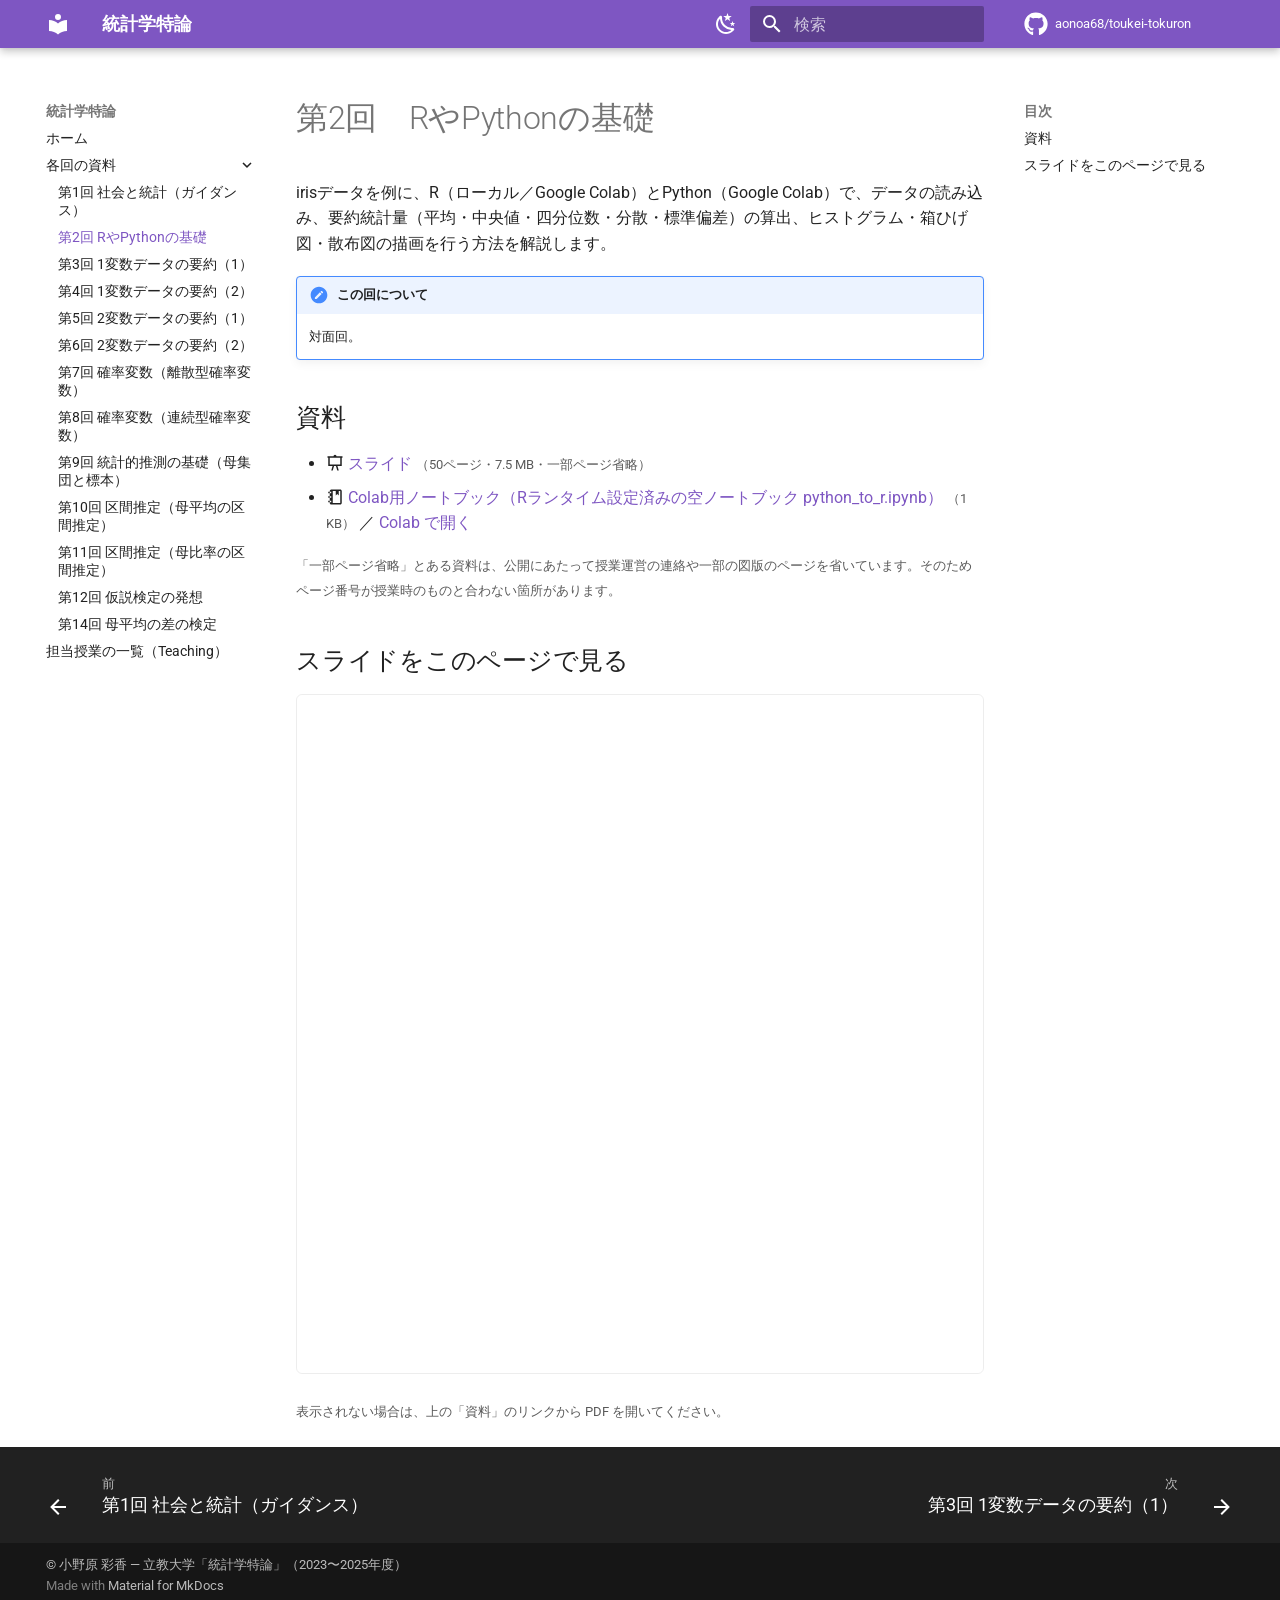
<file: week02/index.html>
<!doctype html>
<html lang="ja" class="no-js">
  <head>
    
      <meta charset="utf-8">
      <meta name="viewport" content="width=device-width,initial-scale=1">
      
        <meta name="description" content="立教大学「統計学特論」2025年度 授業資料（過去の担当授業）">
      
      
        <meta name="author" content="小野原 彩香">
      
      
        <link rel="canonical" href="https://aonoa68.github.io/toukei-tokuron/week02/">
      
      
        <link rel="prev" href="../week01/">
      
      
        <link rel="next" href="../week03/">
      
      
        
      
      
      <link rel="icon" href="../assets/images/favicon.png">
      <meta name="generator" content="mkdocs-1.6.1, mkdocs-material-9.7.6">
    
    
      
        <title>第2回 RやPythonの基礎 - 統計学特論</title>
      
    
    
      <link rel="stylesheet" href="../assets/stylesheets/main.484c7ddc.min.css">
      
        
        <link rel="stylesheet" href="../assets/stylesheets/palette.ab4e12ef.min.css">
      
      


    
    
      
    
    
      
        
        
        <link rel="preconnect" href="https://fonts.gstatic.com" crossorigin>
        <link rel="stylesheet" href="https://fonts.googleapis.com/css?family=Roboto:300,300i,400,400i,700,700i%7CRoboto+Mono:400,400i,700,700i&display=fallback">
        <style>:root{--md-text-font:"Roboto";--md-code-font:"Roboto Mono"}</style>
      
    
    
      <link rel="stylesheet" href="../stylesheets/extra.css">
    
    <script>__md_scope=new URL("..",location),__md_hash=e=>[...e].reduce(((e,_)=>(e<<5)-e+_.charCodeAt(0)),0),__md_get=(e,_=localStorage,t=__md_scope)=>JSON.parse(_.getItem(t.pathname+"."+e)),__md_set=(e,_,t=localStorage,a=__md_scope)=>{try{t.setItem(a.pathname+"."+e,JSON.stringify(_))}catch(e){}}</script>
    
      

    
    
  </head>
  
  
    
    
      
    
    
    
    
    <body dir="ltr" data-md-color-scheme="default" data-md-color-primary="deep-purple" data-md-color-accent="deep-purple">
  
    
    <input class="md-toggle" data-md-toggle="drawer" type="checkbox" id="__drawer" autocomplete="off">
    <input class="md-toggle" data-md-toggle="search" type="checkbox" id="__search" autocomplete="off">
    <label class="md-overlay" for="__drawer"></label>
    <div data-md-component="skip">
      
        
        <a href="#2-rpython" class="md-skip">
          コンテンツにスキップ
        </a>
      
    </div>
    <div data-md-component="announce">
      
    </div>
    
    
      

  

<header class="md-header md-header--shadow" data-md-component="header">
  <nav class="md-header__inner md-grid" aria-label="ヘッダー">
    <a href=".." title="統計学特論" class="md-header__button md-logo" aria-label="統計学特論" data-md-component="logo">
      
  
  <svg xmlns="http://www.w3.org/2000/svg" viewBox="0 0 24 24"><path d="M12 8a3 3 0 0 0 3-3 3 3 0 0 0-3-3 3 3 0 0 0-3 3 3 3 0 0 0 3 3m0 3.54C9.64 9.35 6.5 8 3 8v11c3.5 0 6.64 1.35 9 3.54 2.36-2.19 5.5-3.54 9-3.54V8c-3.5 0-6.64 1.35-9 3.54"/></svg>

    </a>
    <label class="md-header__button md-icon" for="__drawer">
      
      <svg xmlns="http://www.w3.org/2000/svg" viewBox="0 0 24 24"><path d="M3 6h18v2H3zm0 5h18v2H3zm0 5h18v2H3z"/></svg>
    </label>
    <div class="md-header__title" data-md-component="header-title">
      <div class="md-header__ellipsis">
        <div class="md-header__topic">
          <span class="md-ellipsis">
            統計学特論
          </span>
        </div>
        <div class="md-header__topic" data-md-component="header-topic">
          <span class="md-ellipsis">
            
              第2回 RやPythonの基礎
            
          </span>
        </div>
      </div>
    </div>
    
      
        <form class="md-header__option" data-md-component="palette">
  
    
    
    
    <input class="md-option" data-md-color-media="(prefers-color-scheme: light)" data-md-color-scheme="default" data-md-color-primary="deep-purple" data-md-color-accent="deep-purple"  aria-label="ダークモードに切り替え"  type="radio" name="__palette" id="__palette_0">
    
      <label class="md-header__button md-icon" title="ダークモードに切り替え" for="__palette_1" hidden>
        <svg xmlns="http://www.w3.org/2000/svg" viewBox="0 0 24 24"><path d="m17.75 4.09-2.53 1.94.91 3.06-2.63-1.81-2.63 1.81.91-3.06-2.53-1.94L12.44 4l1.06-3 1.06 3zm3.5 6.91-1.64 1.25.59 1.98-1.7-1.17-1.7 1.17.59-1.98L15.75 11l2.06-.05L18.5 9l.69 1.95zm-2.28 4.95c.83-.08 1.72 1.1 1.19 1.85-.32.45-.66.87-1.08 1.27C15.17 23 8.84 23 4.94 19.07c-3.91-3.9-3.91-10.24 0-14.14.4-.4.82-.76 1.27-1.08.75-.53 1.93.36 1.85 1.19-.27 2.86.69 5.83 2.89 8.02a9.96 9.96 0 0 0 8.02 2.89m-1.64 2.02a12.08 12.08 0 0 1-7.8-3.47c-2.17-2.19-3.33-5-3.49-7.82-2.81 3.14-2.7 7.96.31 10.98 3.02 3.01 7.84 3.12 10.98.31"/></svg>
      </label>
    
  
    
    
    
    <input class="md-option" data-md-color-media="(prefers-color-scheme: dark)" data-md-color-scheme="slate" data-md-color-primary="deep-purple" data-md-color-accent="deep-purple"  aria-label="ライトモードに切り替え"  type="radio" name="__palette" id="__palette_1">
    
      <label class="md-header__button md-icon" title="ライトモードに切り替え" for="__palette_0" hidden>
        <svg xmlns="http://www.w3.org/2000/svg" viewBox="0 0 24 24"><path d="M12 7a5 5 0 0 1 5 5 5 5 0 0 1-5 5 5 5 0 0 1-5-5 5 5 0 0 1 5-5m0 2a3 3 0 0 0-3 3 3 3 0 0 0 3 3 3 3 0 0 0 3-3 3 3 0 0 0-3-3m0-7 2.39 3.42C13.65 5.15 12.84 5 12 5s-1.65.15-2.39.42zM3.34 7l4.16-.35A7.2 7.2 0 0 0 5.94 8.5c-.44.74-.69 1.5-.83 2.29zm.02 10 1.76-3.77a7.131 7.131 0 0 0 2.38 4.14zM20.65 7l-1.77 3.79a7.02 7.02 0 0 0-2.38-4.15zm-.01 10-4.14.36c.59-.51 1.12-1.14 1.54-1.86.42-.73.69-1.5.83-2.29zM12 22l-2.41-3.44c.74.27 1.55.44 2.41.44.82 0 1.63-.17 2.37-.44z"/></svg>
      </label>
    
  
</form>
      
    
    
      <script>var palette=__md_get("__palette");if(palette&&palette.color){if("(prefers-color-scheme)"===palette.color.media){var media=matchMedia("(prefers-color-scheme: light)"),input=document.querySelector(media.matches?"[data-md-color-media='(prefers-color-scheme: light)']":"[data-md-color-media='(prefers-color-scheme: dark)']");palette.color.media=input.getAttribute("data-md-color-media"),palette.color.scheme=input.getAttribute("data-md-color-scheme"),palette.color.primary=input.getAttribute("data-md-color-primary"),palette.color.accent=input.getAttribute("data-md-color-accent")}for(var[key,value]of Object.entries(palette.color))document.body.setAttribute("data-md-color-"+key,value)}</script>
    
    
    
      
      
        <label class="md-header__button md-icon" for="__search">
          
          <svg xmlns="http://www.w3.org/2000/svg" viewBox="0 0 24 24"><path d="M9.5 3A6.5 6.5 0 0 1 16 9.5c0 1.61-.59 3.09-1.56 4.23l.27.27h.79l5 5-1.5 1.5-5-5v-.79l-.27-.27A6.52 6.52 0 0 1 9.5 16 6.5 6.5 0 0 1 3 9.5 6.5 6.5 0 0 1 9.5 3m0 2C7 5 5 7 5 9.5S7 14 9.5 14 14 12 14 9.5 12 5 9.5 5"/></svg>
        </label>
        <div class="md-search" data-md-component="search" role="dialog">
  <label class="md-search__overlay" for="__search"></label>
  <div class="md-search__inner" role="search">
    <form class="md-search__form" name="search">
      <input type="text" class="md-search__input" name="query" aria-label="検索" placeholder="検索" autocapitalize="off" autocorrect="off" autocomplete="off" spellcheck="false" data-md-component="search-query" required>
      <label class="md-search__icon md-icon" for="__search">
        
        <svg xmlns="http://www.w3.org/2000/svg" viewBox="0 0 24 24"><path d="M9.5 3A6.5 6.5 0 0 1 16 9.5c0 1.61-.59 3.09-1.56 4.23l.27.27h.79l5 5-1.5 1.5-5-5v-.79l-.27-.27A6.52 6.52 0 0 1 9.5 16 6.5 6.5 0 0 1 3 9.5 6.5 6.5 0 0 1 9.5 3m0 2C7 5 5 7 5 9.5S7 14 9.5 14 14 12 14 9.5 12 5 9.5 5"/></svg>
        
        <svg xmlns="http://www.w3.org/2000/svg" viewBox="0 0 24 24"><path d="M20 11v2H8l5.5 5.5-1.42 1.42L4.16 12l7.92-7.92L13.5 5.5 8 11z"/></svg>
      </label>
      <nav class="md-search__options" aria-label="検索">
        
        <button type="reset" class="md-search__icon md-icon" title="クリア" aria-label="クリア" tabindex="-1">
          
          <svg xmlns="http://www.w3.org/2000/svg" viewBox="0 0 24 24"><path d="M19 6.41 17.59 5 12 10.59 6.41 5 5 6.41 10.59 12 5 17.59 6.41 19 12 13.41 17.59 19 19 17.59 13.41 12z"/></svg>
        </button>
      </nav>
      
        <div class="md-search__suggest" data-md-component="search-suggest"></div>
      
    </form>
    <div class="md-search__output">
      <div class="md-search__scrollwrap" tabindex="0" data-md-scrollfix>
        <div class="md-search-result" data-md-component="search-result">
          <div class="md-search-result__meta">
            検索を初期化
          </div>
          <ol class="md-search-result__list" role="presentation"></ol>
        </div>
      </div>
    </div>
  </div>
</div>
      
    
    
      <div class="md-header__source">
        <a href="https://github.com/aonoa68/toukei-tokuron" title="リポジトリへ" class="md-source" data-md-component="source">
  <div class="md-source__icon md-icon">
    
    <svg xmlns="http://www.w3.org/2000/svg" viewBox="0 0 512 512"><!--! Font Awesome Free 7.1.0 by @fontawesome - https://fontawesome.com License - https://fontawesome.com/license/free (Icons: CC BY 4.0, Fonts: SIL OFL 1.1, Code: MIT License) Copyright 2025 Fonticons, Inc.--><path d="M173.9 397.4c0 2-2.3 3.6-5.2 3.6-3.3.3-5.6-1.3-5.6-3.6 0-2 2.3-3.6 5.2-3.6 3-.3 5.6 1.3 5.6 3.6m-31.1-4.5c-.7 2 1.3 4.3 4.3 4.9 2.6 1 5.6 0 6.2-2s-1.3-4.3-4.3-5.2c-2.6-.7-5.5.3-6.2 2.3m44.2-1.7c-2.9.7-4.9 2.6-4.6 4.9.3 2 2.9 3.3 5.9 2.6 2.9-.7 4.9-2.6 4.6-4.6-.3-1.9-3-3.2-5.9-2.9M252.8 8C114.1 8 8 113.3 8 252c0 110.9 69.8 205.8 169.5 239.2 12.8 2.3 17.3-5.6 17.3-12.1 0-6.2-.3-40.4-.3-61.4 0 0-70 15-84.7-29.8 0 0-11.4-29.1-27.8-36.6 0 0-22.9-15.7 1.6-15.4 0 0 24.9 2 38.6 25.8 21.9 38.6 58.6 27.5 72.9 20.9 2.3-16 8.8-27.1 16-33.7-55.9-6.2-112.3-14.3-112.3-110.5 0-27.5 7.6-41.3 23.6-58.9-2.6-6.5-11.1-33.3 2.6-67.9 20.9-6.5 69 27 69 27 20-5.6 41.5-8.5 62.8-8.5s42.8 2.9 62.8 8.5c0 0 48.1-33.6 69-27 13.7 34.7 5.2 61.4 2.6 67.9 16 17.7 25.8 31.5 25.8 58.9 0 96.5-58.9 104.2-114.8 110.5 9.2 7.9 17 22.9 17 46.4 0 33.7-.3 75.4-.3 83.6 0 6.5 4.6 14.4 17.3 12.1C436.2 457.8 504 362.9 504 252 504 113.3 391.5 8 252.8 8M105.2 352.9c-1.3 1-1 3.3.7 5.2 1.6 1.6 3.9 2.3 5.2 1 1.3-1 1-3.3-.7-5.2-1.6-1.6-3.9-2.3-5.2-1m-10.8-8.1c-.7 1.3.3 2.9 2.3 3.9 1.6 1 3.6.7 4.3-.7.7-1.3-.3-2.9-2.3-3.9-2-.6-3.6-.3-4.3.7m32.4 35.6c-1.6 1.3-1 4.3 1.3 6.2 2.3 2.3 5.2 2.6 6.5 1 1.3-1.3.7-4.3-1.3-6.2-2.2-2.3-5.2-2.6-6.5-1m-11.4-14.7c-1.6 1-1.6 3.6 0 5.9s4.3 3.3 5.6 2.3c1.6-1.3 1.6-3.9 0-6.2-1.4-2.3-4-3.3-5.6-2"/></svg>
  </div>
  <div class="md-source__repository">
    aonoa68/toukei-tokuron
  </div>
</a>
      </div>
    
  </nav>
  
</header>
    
    <div class="md-container" data-md-component="container">
      
      
        
          
        
      
      <main class="md-main" data-md-component="main">
        <div class="md-main__inner md-grid">
          
            
              
              <div class="md-sidebar md-sidebar--primary" data-md-component="sidebar" data-md-type="navigation" >
                <div class="md-sidebar__scrollwrap">
                  <div class="md-sidebar__inner">
                    



<nav class="md-nav md-nav--primary" aria-label="ナビゲーション" data-md-level="0">
  <label class="md-nav__title" for="__drawer">
    <a href=".." title="統計学特論" class="md-nav__button md-logo" aria-label="統計学特論" data-md-component="logo">
      
  
  <svg xmlns="http://www.w3.org/2000/svg" viewBox="0 0 24 24"><path d="M12 8a3 3 0 0 0 3-3 3 3 0 0 0-3-3 3 3 0 0 0-3 3 3 3 0 0 0 3 3m0 3.54C9.64 9.35 6.5 8 3 8v11c3.5 0 6.64 1.35 9 3.54 2.36-2.19 5.5-3.54 9-3.54V8c-3.5 0-6.64 1.35-9 3.54"/></svg>

    </a>
    統計学特論
  </label>
  
    <div class="md-nav__source">
      <a href="https://github.com/aonoa68/toukei-tokuron" title="リポジトリへ" class="md-source" data-md-component="source">
  <div class="md-source__icon md-icon">
    
    <svg xmlns="http://www.w3.org/2000/svg" viewBox="0 0 512 512"><!--! Font Awesome Free 7.1.0 by @fontawesome - https://fontawesome.com License - https://fontawesome.com/license/free (Icons: CC BY 4.0, Fonts: SIL OFL 1.1, Code: MIT License) Copyright 2025 Fonticons, Inc.--><path d="M173.9 397.4c0 2-2.3 3.6-5.2 3.6-3.3.3-5.6-1.3-5.6-3.6 0-2 2.3-3.6 5.2-3.6 3-.3 5.6 1.3 5.6 3.6m-31.1-4.5c-.7 2 1.3 4.3 4.3 4.9 2.6 1 5.6 0 6.2-2s-1.3-4.3-4.3-5.2c-2.6-.7-5.5.3-6.2 2.3m44.2-1.7c-2.9.7-4.9 2.6-4.6 4.9.3 2 2.9 3.3 5.9 2.6 2.9-.7 4.9-2.6 4.6-4.6-.3-1.9-3-3.2-5.9-2.9M252.8 8C114.1 8 8 113.3 8 252c0 110.9 69.8 205.8 169.5 239.2 12.8 2.3 17.3-5.6 17.3-12.1 0-6.2-.3-40.4-.3-61.4 0 0-70 15-84.7-29.8 0 0-11.4-29.1-27.8-36.6 0 0-22.9-15.7 1.6-15.4 0 0 24.9 2 38.6 25.8 21.9 38.6 58.6 27.5 72.9 20.9 2.3-16 8.8-27.1 16-33.7-55.9-6.2-112.3-14.3-112.3-110.5 0-27.5 7.6-41.3 23.6-58.9-2.6-6.5-11.1-33.3 2.6-67.9 20.9-6.5 69 27 69 27 20-5.6 41.5-8.5 62.8-8.5s42.8 2.9 62.8 8.5c0 0 48.1-33.6 69-27 13.7 34.7 5.2 61.4 2.6 67.9 16 17.7 25.8 31.5 25.8 58.9 0 96.5-58.9 104.2-114.8 110.5 9.2 7.9 17 22.9 17 46.4 0 33.7-.3 75.4-.3 83.6 0 6.5 4.6 14.4 17.3 12.1C436.2 457.8 504 362.9 504 252 504 113.3 391.5 8 252.8 8M105.2 352.9c-1.3 1-1 3.3.7 5.2 1.6 1.6 3.9 2.3 5.2 1 1.3-1 1-3.3-.7-5.2-1.6-1.6-3.9-2.3-5.2-1m-10.8-8.1c-.7 1.3.3 2.9 2.3 3.9 1.6 1 3.6.7 4.3-.7.7-1.3-.3-2.9-2.3-3.9-2-.6-3.6-.3-4.3.7m32.4 35.6c-1.6 1.3-1 4.3 1.3 6.2 2.3 2.3 5.2 2.6 6.5 1 1.3-1.3.7-4.3-1.3-6.2-2.2-2.3-5.2-2.6-6.5-1m-11.4-14.7c-1.6 1-1.6 3.6 0 5.9s4.3 3.3 5.6 2.3c1.6-1.3 1.6-3.9 0-6.2-1.4-2.3-4-3.3-5.6-2"/></svg>
  </div>
  <div class="md-source__repository">
    aonoa68/toukei-tokuron
  </div>
</a>
    </div>
  
  <ul class="md-nav__list" data-md-scrollfix>
    
      
      
  
  
  
  
    <li class="md-nav__item">
      <a href=".." class="md-nav__link">
        
  
  
  <span class="md-ellipsis">
    
  
    ホーム
  

    
  </span>
  
  

      </a>
    </li>
  

    
      
      
  
  
    
  
  
  
    
    
    
    
    
    <li class="md-nav__item md-nav__item--active md-nav__item--nested">
      
        
        
        <input class="md-nav__toggle md-toggle " type="checkbox" id="__nav_2" checked>
        
          
          <label class="md-nav__link" for="__nav_2" id="__nav_2_label" tabindex="0">
            
  
  
  <span class="md-ellipsis">
    
  
    各回の資料
  

    
  </span>
  
  

            <span class="md-nav__icon md-icon"></span>
          </label>
        
        <nav class="md-nav" data-md-level="1" aria-labelledby="__nav_2_label" aria-expanded="true">
          <label class="md-nav__title" for="__nav_2">
            <span class="md-nav__icon md-icon"></span>
            
  
    各回の資料
  

          </label>
          <ul class="md-nav__list" data-md-scrollfix>
            
              
                
  
  
  
  
    <li class="md-nav__item">
      <a href="../week01/" class="md-nav__link">
        
  
  
  <span class="md-ellipsis">
    
  
    第1回 社会と統計（ガイダンス）
  

    
  </span>
  
  

      </a>
    </li>
  

              
            
              
                
  
  
    
  
  
  
    <li class="md-nav__item md-nav__item--active">
      
      <input class="md-nav__toggle md-toggle" type="checkbox" id="__toc">
      
      
        
      
      
        <label class="md-nav__link md-nav__link--active" for="__toc">
          
  
  
  <span class="md-ellipsis">
    
  
    第2回 RやPythonの基礎
  

    
  </span>
  
  

          <span class="md-nav__icon md-icon"></span>
        </label>
      
      <a href="./" class="md-nav__link md-nav__link--active">
        
  
  
  <span class="md-ellipsis">
    
  
    第2回 RやPythonの基礎
  

    
  </span>
  
  

      </a>
      
        

<nav class="md-nav md-nav--secondary" aria-label="目次">
  
  
  
    
  
  
    <label class="md-nav__title" for="__toc">
      <span class="md-nav__icon md-icon"></span>
      目次
    </label>
    <ul class="md-nav__list" data-md-component="toc" data-md-scrollfix>
      
        <li class="md-nav__item">
  <a href="#_1" class="md-nav__link">
    <span class="md-ellipsis">
      
        資料
      
    </span>
  </a>
  
</li>
      
        <li class="md-nav__item">
  <a href="#_2" class="md-nav__link">
    <span class="md-ellipsis">
      
        スライドをこのページで見る
      
    </span>
  </a>
  
</li>
      
    </ul>
  
</nav>
      
    </li>
  

              
            
              
                
  
  
  
  
    <li class="md-nav__item">
      <a href="../week03/" class="md-nav__link">
        
  
  
  <span class="md-ellipsis">
    
  
    第3回 1変数データの要約（1）
  

    
  </span>
  
  

      </a>
    </li>
  

              
            
              
                
  
  
  
  
    <li class="md-nav__item">
      <a href="../week04/" class="md-nav__link">
        
  
  
  <span class="md-ellipsis">
    
  
    第4回 1変数データの要約（2）
  

    
  </span>
  
  

      </a>
    </li>
  

              
            
              
                
  
  
  
  
    <li class="md-nav__item">
      <a href="../week05/" class="md-nav__link">
        
  
  
  <span class="md-ellipsis">
    
  
    第5回 2変数データの要約（1）
  

    
  </span>
  
  

      </a>
    </li>
  

              
            
              
                
  
  
  
  
    <li class="md-nav__item">
      <a href="../week06/" class="md-nav__link">
        
  
  
  <span class="md-ellipsis">
    
  
    第6回 2変数データの要約（2）
  

    
  </span>
  
  

      </a>
    </li>
  

              
            
              
                
  
  
  
  
    <li class="md-nav__item">
      <a href="../week07/" class="md-nav__link">
        
  
  
  <span class="md-ellipsis">
    
  
    第7回 確率変数（離散型確率変数）
  

    
  </span>
  
  

      </a>
    </li>
  

              
            
              
                
  
  
  
  
    <li class="md-nav__item">
      <a href="../week08/" class="md-nav__link">
        
  
  
  <span class="md-ellipsis">
    
  
    第8回 確率変数（連続型確率変数）
  

    
  </span>
  
  

      </a>
    </li>
  

              
            
              
                
  
  
  
  
    <li class="md-nav__item">
      <a href="../week09/" class="md-nav__link">
        
  
  
  <span class="md-ellipsis">
    
  
    第9回 統計的推測の基礎（母集団と標本）
  

    
  </span>
  
  

      </a>
    </li>
  

              
            
              
                
  
  
  
  
    <li class="md-nav__item">
      <a href="../week10/" class="md-nav__link">
        
  
  
  <span class="md-ellipsis">
    
  
    第10回 区間推定（母平均の区間推定）
  

    
  </span>
  
  

      </a>
    </li>
  

              
            
              
                
  
  
  
  
    <li class="md-nav__item">
      <a href="../week11/" class="md-nav__link">
        
  
  
  <span class="md-ellipsis">
    
  
    第11回 区間推定（母比率の区間推定）
  

    
  </span>
  
  

      </a>
    </li>
  

              
            
              
                
  
  
  
  
    <li class="md-nav__item">
      <a href="../week12/" class="md-nav__link">
        
  
  
  <span class="md-ellipsis">
    
  
    第12回 仮説検定の発想
  

    
  </span>
  
  

      </a>
    </li>
  

              
            
              
                
  
  
  
  
    <li class="md-nav__item">
      <a href="../week14/" class="md-nav__link">
        
  
  
  <span class="md-ellipsis">
    
  
    第14回 母平均の差の検定
  

    
  </span>
  
  

      </a>
    </li>
  

              
            
          </ul>
        </nav>
      
    </li>
  

    
      
      
  
  
  
  
    <li class="md-nav__item">
      <a href="https://aonoa68.github.io/teaching/" class="md-nav__link">
        
  
  
  <span class="md-ellipsis">
    
  
    担当授業の一覧（Teaching）
  

    
  </span>
  
  

      </a>
    </li>
  

    
  </ul>
</nav>
                  </div>
                </div>
              </div>
            
            
              
              <div class="md-sidebar md-sidebar--secondary" data-md-component="sidebar" data-md-type="toc" >
                <div class="md-sidebar__scrollwrap">
                  <div class="md-sidebar__inner">
                    

<nav class="md-nav md-nav--secondary" aria-label="目次">
  
  
  
    
  
  
    <label class="md-nav__title" for="__toc">
      <span class="md-nav__icon md-icon"></span>
      目次
    </label>
    <ul class="md-nav__list" data-md-component="toc" data-md-scrollfix>
      
        <li class="md-nav__item">
  <a href="#_1" class="md-nav__link">
    <span class="md-ellipsis">
      
        資料
      
    </span>
  </a>
  
</li>
      
        <li class="md-nav__item">
  <a href="#_2" class="md-nav__link">
    <span class="md-ellipsis">
      
        スライドをこのページで見る
      
    </span>
  </a>
  
</li>
      
    </ul>
  
</nav>
                  </div>
                </div>
              </div>
            
          
          
            <div class="md-content" data-md-component="content">
              
              <article class="md-content__inner md-typeset">
                
                  


  
  


<h1 id="2-rpython">第2回　RやPythonの基礎<a class="headerlink" href="#2-rpython" title="Permanent link">&para;</a></h1>
<p>irisデータを例に、R（ローカル／Google Colab）とPython（Google Colab）で、データの読み込み、要約統計量（平均・中央値・四分位数・分散・標準偏差）の算出、ヒストグラム・箱ひげ図・散布図の描画を行う方法を解説します。</p>
<div class="admonition note">
<p class="admonition-title">この回について</p>
<p>対面回。</p>
</div>
<h2 id="_1">資料<a class="headerlink" href="#_1" title="Permanent link">&para;</a></h2>
<ul>
<li><span class="twemoji"><svg xmlns="http://www.w3.org/2000/svg" viewBox="0 0 24 24"><path d="M2 3h8a2 2 0 0 1 2-2 2 2 0 0 1 2 2h8v2h-1v11h-5.75L17 22h-2l-1.75-6h-2.5L9 22H7l1.75-6H3V5H2zm3 2v9h14V5z"/></svg></span> <a href="../files/week02-slides.pdf">スライド</a> <small>（50ページ・7.5 MB・一部ページ省略）</small></li>
<li><span class="twemoji"><svg xmlns="http://www.w3.org/2000/svg" viewBox="0 0 24 24"><path d="M17 4v6l-2-2-2 2V4H9v16h10V4zM3 7V5h2V4a2 2 0 0 1 2-2h12c1.05 0 2 .95 2 2v16c0 1.05-.95 2-2 2H7c-1.05 0-2-.95-2-2v-1H3v-2h2v-4H3v-2h2V7zm2-2v2h2V5zm0 14h2v-2H5zm0-6h2v-2H5z"/></svg></span> <a href="../files/week02/python_to_r.ipynb">Colab用ノートブック（Rランタイム設定済みの空ノートブック python_to_r.ipynb）</a> <small>（1 KB）</small> ／ <a href="https://colab.research.google.com/github/aonoa68/toukei-tokuron/blob/main/docs/files/week02/python_to_r.ipynb">Colab で開く</a></li>
</ul>
<p><small>「一部ページ省略」とある資料は、公開にあたって授業運営の連絡や一部の図版のページを省いています。そのためページ番号が授業時のものと合わない箇所があります。</small></p>
<h2 id="_2">スライドをこのページで見る<a class="headerlink" href="#_2" title="Permanent link">&para;</a></h2>
<iframe class="pdf-frame" src="../files/week02-slides.pdf" title="スライド" loading="lazy"></iframe>

<p><small>表示されない場合は、上の「資料」のリンクから PDF を開いてください。</small></p>












                
              </article>
            </div>
          
          
<script>var target=document.getElementById(location.hash.slice(1));target&&target.name&&(target.checked=target.name.startsWith("__tabbed_"))</script>
        </div>
        
          <button type="button" class="md-top md-icon" data-md-component="top" hidden>
  
  <svg xmlns="http://www.w3.org/2000/svg" viewBox="0 0 24 24"><path d="M13 20h-2V8l-5.5 5.5-1.42-1.42L12 4.16l7.92 7.92-1.42 1.42L13 8z"/></svg>
  ページトップへ戻る
</button>
        
      </main>
      
        <footer class="md-footer">
  
    
      
      <nav class="md-footer__inner md-grid" aria-label="フッター" >
        
          
          <a href="../week01/" class="md-footer__link md-footer__link--prev" aria-label="前: 第1回 社会と統計（ガイダンス）">
            <div class="md-footer__button md-icon">
              
              <svg xmlns="http://www.w3.org/2000/svg" viewBox="0 0 24 24"><path d="M20 11v2H8l5.5 5.5-1.42 1.42L4.16 12l7.92-7.92L13.5 5.5 8 11z"/></svg>
            </div>
            <div class="md-footer__title">
              <span class="md-footer__direction">
                前
              </span>
              <div class="md-ellipsis">
                第1回 社会と統計（ガイダンス）
              </div>
            </div>
          </a>
        
        
          
          <a href="../week03/" class="md-footer__link md-footer__link--next" aria-label="次: 第3回 1変数データの要約（1）">
            <div class="md-footer__title">
              <span class="md-footer__direction">
                次
              </span>
              <div class="md-ellipsis">
                第3回 1変数データの要約（1）
              </div>
            </div>
            <div class="md-footer__button md-icon">
              
              <svg xmlns="http://www.w3.org/2000/svg" viewBox="0 0 24 24"><path d="M4 11v2h12l-5.5 5.5 1.42 1.42L19.84 12l-7.92-7.92L10.5 5.5 16 11z"/></svg>
            </div>
          </a>
        
      </nav>
    
  
  <div class="md-footer-meta md-typeset">
    <div class="md-footer-meta__inner md-grid">
      <div class="md-copyright">
  
    <div class="md-copyright__highlight">
      © 小野原 彩香 — 立教大学「統計学特論」（2023〜2025年度）
    </div>
  
  
    Made with
    <a href="https://squidfunk.github.io/mkdocs-material/" target="_blank" rel="noopener">
      Material for MkDocs
    </a>
  
</div>
      
    </div>
  </div>
</footer>
      
    </div>
    <div class="md-dialog" data-md-component="dialog">
      <div class="md-dialog__inner md-typeset"></div>
    </div>
    
    
    
      
      
      <script id="__config" type="application/json">{"annotate": null, "base": "..", "features": ["navigation.tracking", "navigation.top", "navigation.footer", "search.suggest", "search.highlight", "toc.follow"], "search": "../assets/javascripts/workers/search.2c215733.min.js", "tags": null, "translations": {"clipboard.copied": "\u30b3\u30d4\u30fc\u3057\u307e\u3057\u305f", "clipboard.copy": "\u30af\u30ea\u30c3\u30d7\u30dc\u30fc\u30c9\u3078\u30b3\u30d4\u30fc", "search.result.more.one": "\u3053\u306e\u30da\u30fc\u30b8\u5185\u306b\u3082\u30461\u4ef6\u898b\u3064\u304b\u308a\u307e\u3057\u305f", "search.result.more.other": "\u3053\u306e\u30da\u30fc\u30b8\u5185\u306b\u3042\u3068#\u4ef6\u898b\u3064\u304b\u308a\u307e\u3057\u305f", "search.result.none": "\u4f55\u3082\u898b\u3064\u304b\u308a\u307e\u305b\u3093\u3067\u3057\u305f", "search.result.one": "1\u4ef6\u898b\u3064\u304b\u308a\u307e\u3057\u305f", "search.result.other": "#\u4ef6\u898b\u3064\u304b\u308a\u307e\u3057\u305f", "search.result.placeholder": "\u691c\u7d22\u30ad\u30fc\u30ef\u30fc\u30c9\u3092\u5165\u529b\u3057\u3066\u304f\u3060\u3055\u3044", "search.result.term.missing": "\u691c\u7d22\u306b\u542b\u307e\u308c\u306a\u3044", "select.version": "\u30d0\u30fc\u30b8\u30e7\u30f3\u5207\u308a\u66ff\u3048"}, "version": null}</script>
    
    
      <script src="../assets/javascripts/bundle.79ae519e.min.js"></script>
      
    
  </body>
</html>
</file>
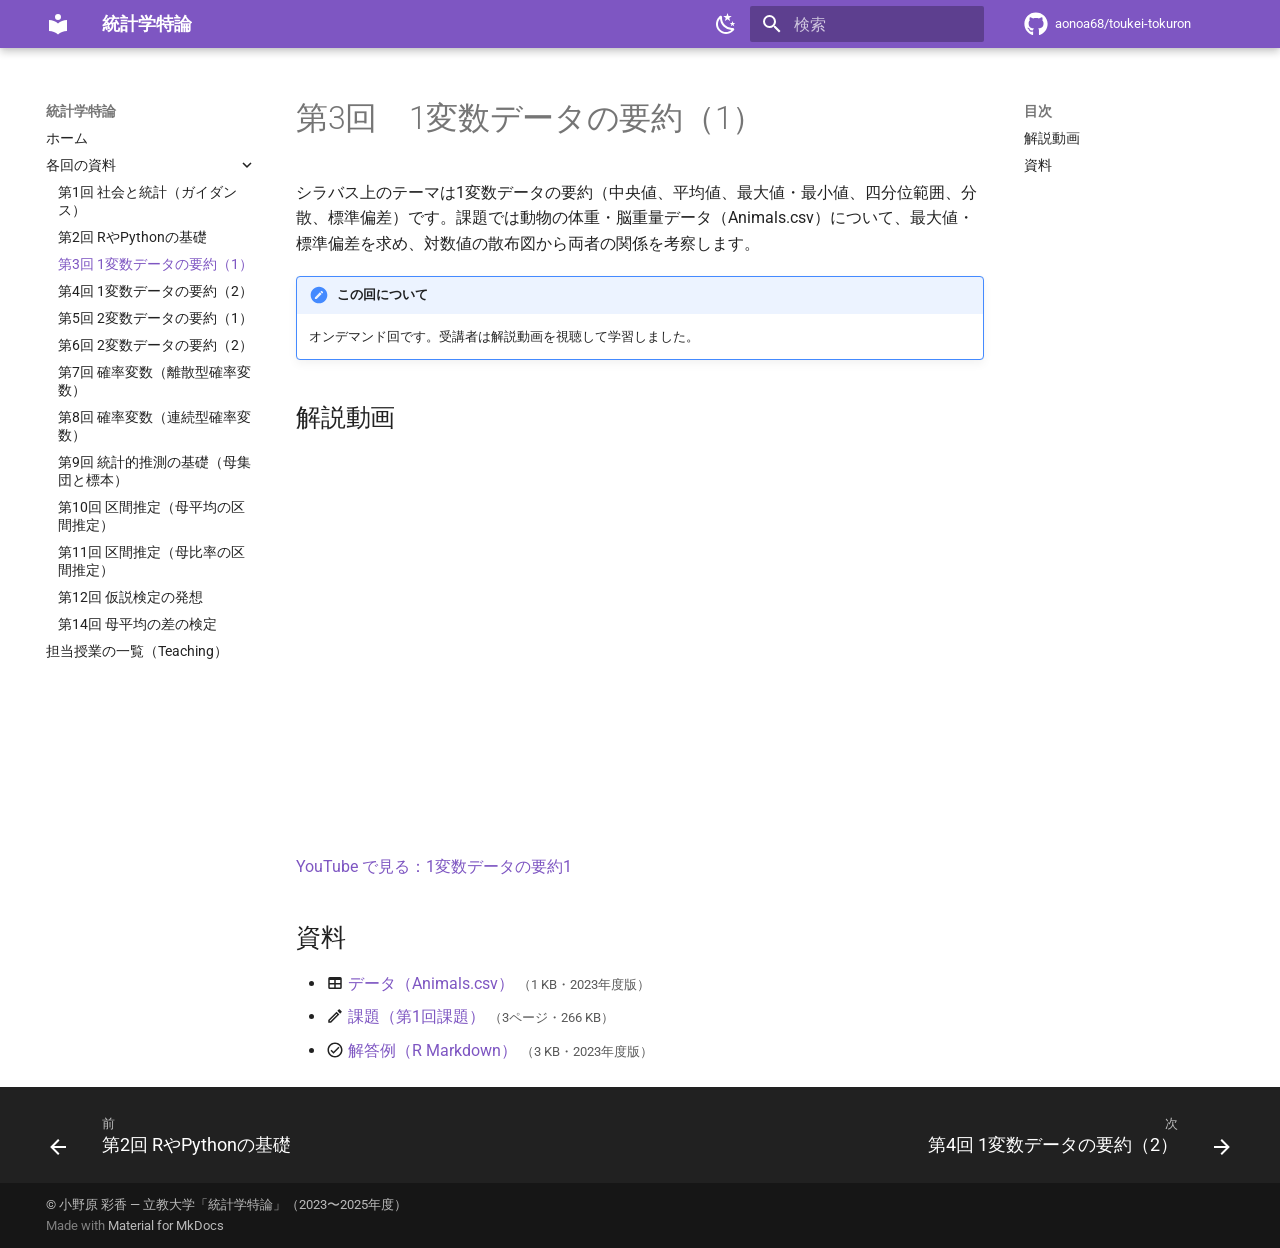
<file: week03/index.html>
<!doctype html>
<html lang="ja" class="no-js">
  <head>
    
      <meta charset="utf-8">
      <meta name="viewport" content="width=device-width,initial-scale=1">
      
        <meta name="description" content="立教大学「統計学特論」2025年度 授業資料（過去の担当授業）">
      
      
        <meta name="author" content="小野原 彩香">
      
      
        <link rel="canonical" href="https://aonoa68.github.io/toukei-tokuron/week03/">
      
      
        <link rel="prev" href="../week02/">
      
      
        <link rel="next" href="../week04/">
      
      
        
      
      
      <link rel="icon" href="../assets/images/favicon.png">
      <meta name="generator" content="mkdocs-1.6.1, mkdocs-material-9.7.6">
    
    
      
        <title>第3回 1変数データの要約（1） - 統計学特論</title>
      
    
    
      <link rel="stylesheet" href="../assets/stylesheets/main.484c7ddc.min.css">
      
        
        <link rel="stylesheet" href="../assets/stylesheets/palette.ab4e12ef.min.css">
      
      


    
    
      
    
    
      
        
        
        <link rel="preconnect" href="https://fonts.gstatic.com" crossorigin>
        <link rel="stylesheet" href="https://fonts.googleapis.com/css?family=Roboto:300,300i,400,400i,700,700i%7CRoboto+Mono:400,400i,700,700i&display=fallback">
        <style>:root{--md-text-font:"Roboto";--md-code-font:"Roboto Mono"}</style>
      
    
    
      <link rel="stylesheet" href="../stylesheets/extra.css">
    
    <script>__md_scope=new URL("..",location),__md_hash=e=>[...e].reduce(((e,_)=>(e<<5)-e+_.charCodeAt(0)),0),__md_get=(e,_=localStorage,t=__md_scope)=>JSON.parse(_.getItem(t.pathname+"."+e)),__md_set=(e,_,t=localStorage,a=__md_scope)=>{try{t.setItem(a.pathname+"."+e,JSON.stringify(_))}catch(e){}}</script>
    
      

    
    
  </head>
  
  
    
    
      
    
    
    
    
    <body dir="ltr" data-md-color-scheme="default" data-md-color-primary="deep-purple" data-md-color-accent="deep-purple">
  
    
    <input class="md-toggle" data-md-toggle="drawer" type="checkbox" id="__drawer" autocomplete="off">
    <input class="md-toggle" data-md-toggle="search" type="checkbox" id="__search" autocomplete="off">
    <label class="md-overlay" for="__drawer"></label>
    <div data-md-component="skip">
      
        
        <a href="#3-11" class="md-skip">
          コンテンツにスキップ
        </a>
      
    </div>
    <div data-md-component="announce">
      
    </div>
    
    
      

  

<header class="md-header md-header--shadow" data-md-component="header">
  <nav class="md-header__inner md-grid" aria-label="ヘッダー">
    <a href=".." title="統計学特論" class="md-header__button md-logo" aria-label="統計学特論" data-md-component="logo">
      
  
  <svg xmlns="http://www.w3.org/2000/svg" viewBox="0 0 24 24"><path d="M12 8a3 3 0 0 0 3-3 3 3 0 0 0-3-3 3 3 0 0 0-3 3 3 3 0 0 0 3 3m0 3.54C9.64 9.35 6.5 8 3 8v11c3.5 0 6.64 1.35 9 3.54 2.36-2.19 5.5-3.54 9-3.54V8c-3.5 0-6.64 1.35-9 3.54"/></svg>

    </a>
    <label class="md-header__button md-icon" for="__drawer">
      
      <svg xmlns="http://www.w3.org/2000/svg" viewBox="0 0 24 24"><path d="M3 6h18v2H3zm0 5h18v2H3zm0 5h18v2H3z"/></svg>
    </label>
    <div class="md-header__title" data-md-component="header-title">
      <div class="md-header__ellipsis">
        <div class="md-header__topic">
          <span class="md-ellipsis">
            統計学特論
          </span>
        </div>
        <div class="md-header__topic" data-md-component="header-topic">
          <span class="md-ellipsis">
            
              第3回 1変数データの要約（1）
            
          </span>
        </div>
      </div>
    </div>
    
      
        <form class="md-header__option" data-md-component="palette">
  
    
    
    
    <input class="md-option" data-md-color-media="(prefers-color-scheme: light)" data-md-color-scheme="default" data-md-color-primary="deep-purple" data-md-color-accent="deep-purple"  aria-label="ダークモードに切り替え"  type="radio" name="__palette" id="__palette_0">
    
      <label class="md-header__button md-icon" title="ダークモードに切り替え" for="__palette_1" hidden>
        <svg xmlns="http://www.w3.org/2000/svg" viewBox="0 0 24 24"><path d="m17.75 4.09-2.53 1.94.91 3.06-2.63-1.81-2.63 1.81.91-3.06-2.53-1.94L12.44 4l1.06-3 1.06 3zm3.5 6.91-1.64 1.25.59 1.98-1.7-1.17-1.7 1.17.59-1.98L15.75 11l2.06-.05L18.5 9l.69 1.95zm-2.28 4.95c.83-.08 1.72 1.1 1.19 1.85-.32.45-.66.87-1.08 1.27C15.17 23 8.84 23 4.94 19.07c-3.91-3.9-3.91-10.24 0-14.14.4-.4.82-.76 1.27-1.08.75-.53 1.93.36 1.85 1.19-.27 2.86.69 5.83 2.89 8.02a9.96 9.96 0 0 0 8.02 2.89m-1.64 2.02a12.08 12.08 0 0 1-7.8-3.47c-2.17-2.19-3.33-5-3.49-7.82-2.81 3.14-2.7 7.96.31 10.98 3.02 3.01 7.84 3.12 10.98.31"/></svg>
      </label>
    
  
    
    
    
    <input class="md-option" data-md-color-media="(prefers-color-scheme: dark)" data-md-color-scheme="slate" data-md-color-primary="deep-purple" data-md-color-accent="deep-purple"  aria-label="ライトモードに切り替え"  type="radio" name="__palette" id="__palette_1">
    
      <label class="md-header__button md-icon" title="ライトモードに切り替え" for="__palette_0" hidden>
        <svg xmlns="http://www.w3.org/2000/svg" viewBox="0 0 24 24"><path d="M12 7a5 5 0 0 1 5 5 5 5 0 0 1-5 5 5 5 0 0 1-5-5 5 5 0 0 1 5-5m0 2a3 3 0 0 0-3 3 3 3 0 0 0 3 3 3 3 0 0 0 3-3 3 3 0 0 0-3-3m0-7 2.39 3.42C13.65 5.15 12.84 5 12 5s-1.65.15-2.39.42zM3.34 7l4.16-.35A7.2 7.2 0 0 0 5.94 8.5c-.44.74-.69 1.5-.83 2.29zm.02 10 1.76-3.77a7.131 7.131 0 0 0 2.38 4.14zM20.65 7l-1.77 3.79a7.02 7.02 0 0 0-2.38-4.15zm-.01 10-4.14.36c.59-.51 1.12-1.14 1.54-1.86.42-.73.69-1.5.83-2.29zM12 22l-2.41-3.44c.74.27 1.55.44 2.41.44.82 0 1.63-.17 2.37-.44z"/></svg>
      </label>
    
  
</form>
      
    
    
      <script>var palette=__md_get("__palette");if(palette&&palette.color){if("(prefers-color-scheme)"===palette.color.media){var media=matchMedia("(prefers-color-scheme: light)"),input=document.querySelector(media.matches?"[data-md-color-media='(prefers-color-scheme: light)']":"[data-md-color-media='(prefers-color-scheme: dark)']");palette.color.media=input.getAttribute("data-md-color-media"),palette.color.scheme=input.getAttribute("data-md-color-scheme"),palette.color.primary=input.getAttribute("data-md-color-primary"),palette.color.accent=input.getAttribute("data-md-color-accent")}for(var[key,value]of Object.entries(palette.color))document.body.setAttribute("data-md-color-"+key,value)}</script>
    
    
    
      
      
        <label class="md-header__button md-icon" for="__search">
          
          <svg xmlns="http://www.w3.org/2000/svg" viewBox="0 0 24 24"><path d="M9.5 3A6.5 6.5 0 0 1 16 9.5c0 1.61-.59 3.09-1.56 4.23l.27.27h.79l5 5-1.5 1.5-5-5v-.79l-.27-.27A6.52 6.52 0 0 1 9.5 16 6.5 6.5 0 0 1 3 9.5 6.5 6.5 0 0 1 9.5 3m0 2C7 5 5 7 5 9.5S7 14 9.5 14 14 12 14 9.5 12 5 9.5 5"/></svg>
        </label>
        <div class="md-search" data-md-component="search" role="dialog">
  <label class="md-search__overlay" for="__search"></label>
  <div class="md-search__inner" role="search">
    <form class="md-search__form" name="search">
      <input type="text" class="md-search__input" name="query" aria-label="検索" placeholder="検索" autocapitalize="off" autocorrect="off" autocomplete="off" spellcheck="false" data-md-component="search-query" required>
      <label class="md-search__icon md-icon" for="__search">
        
        <svg xmlns="http://www.w3.org/2000/svg" viewBox="0 0 24 24"><path d="M9.5 3A6.5 6.5 0 0 1 16 9.5c0 1.61-.59 3.09-1.56 4.23l.27.27h.79l5 5-1.5 1.5-5-5v-.79l-.27-.27A6.52 6.52 0 0 1 9.5 16 6.5 6.5 0 0 1 3 9.5 6.5 6.5 0 0 1 9.5 3m0 2C7 5 5 7 5 9.5S7 14 9.5 14 14 12 14 9.5 12 5 9.5 5"/></svg>
        
        <svg xmlns="http://www.w3.org/2000/svg" viewBox="0 0 24 24"><path d="M20 11v2H8l5.5 5.5-1.42 1.42L4.16 12l7.92-7.92L13.5 5.5 8 11z"/></svg>
      </label>
      <nav class="md-search__options" aria-label="検索">
        
        <button type="reset" class="md-search__icon md-icon" title="クリア" aria-label="クリア" tabindex="-1">
          
          <svg xmlns="http://www.w3.org/2000/svg" viewBox="0 0 24 24"><path d="M19 6.41 17.59 5 12 10.59 6.41 5 5 6.41 10.59 12 5 17.59 6.41 19 12 13.41 17.59 19 19 17.59 13.41 12z"/></svg>
        </button>
      </nav>
      
        <div class="md-search__suggest" data-md-component="search-suggest"></div>
      
    </form>
    <div class="md-search__output">
      <div class="md-search__scrollwrap" tabindex="0" data-md-scrollfix>
        <div class="md-search-result" data-md-component="search-result">
          <div class="md-search-result__meta">
            検索を初期化
          </div>
          <ol class="md-search-result__list" role="presentation"></ol>
        </div>
      </div>
    </div>
  </div>
</div>
      
    
    
      <div class="md-header__source">
        <a href="https://github.com/aonoa68/toukei-tokuron" title="リポジトリへ" class="md-source" data-md-component="source">
  <div class="md-source__icon md-icon">
    
    <svg xmlns="http://www.w3.org/2000/svg" viewBox="0 0 512 512"><!--! Font Awesome Free 7.1.0 by @fontawesome - https://fontawesome.com License - https://fontawesome.com/license/free (Icons: CC BY 4.0, Fonts: SIL OFL 1.1, Code: MIT License) Copyright 2025 Fonticons, Inc.--><path d="M173.9 397.4c0 2-2.3 3.6-5.2 3.6-3.3.3-5.6-1.3-5.6-3.6 0-2 2.3-3.6 5.2-3.6 3-.3 5.6 1.3 5.6 3.6m-31.1-4.5c-.7 2 1.3 4.3 4.3 4.9 2.6 1 5.6 0 6.2-2s-1.3-4.3-4.3-5.2c-2.6-.7-5.5.3-6.2 2.3m44.2-1.7c-2.9.7-4.9 2.6-4.6 4.9.3 2 2.9 3.3 5.9 2.6 2.9-.7 4.9-2.6 4.6-4.6-.3-1.9-3-3.2-5.9-2.9M252.8 8C114.1 8 8 113.3 8 252c0 110.9 69.8 205.8 169.5 239.2 12.8 2.3 17.3-5.6 17.3-12.1 0-6.2-.3-40.4-.3-61.4 0 0-70 15-84.7-29.8 0 0-11.4-29.1-27.8-36.6 0 0-22.9-15.7 1.6-15.4 0 0 24.9 2 38.6 25.8 21.9 38.6 58.6 27.5 72.9 20.9 2.3-16 8.8-27.1 16-33.7-55.9-6.2-112.3-14.3-112.3-110.5 0-27.5 7.6-41.3 23.6-58.9-2.6-6.5-11.1-33.3 2.6-67.9 20.9-6.5 69 27 69 27 20-5.6 41.5-8.5 62.8-8.5s42.8 2.9 62.8 8.5c0 0 48.1-33.6 69-27 13.7 34.7 5.2 61.4 2.6 67.9 16 17.7 25.8 31.5 25.8 58.9 0 96.5-58.9 104.2-114.8 110.5 9.2 7.9 17 22.9 17 46.4 0 33.7-.3 75.4-.3 83.6 0 6.5 4.6 14.4 17.3 12.1C436.2 457.8 504 362.9 504 252 504 113.3 391.5 8 252.8 8M105.2 352.9c-1.3 1-1 3.3.7 5.2 1.6 1.6 3.9 2.3 5.2 1 1.3-1 1-3.3-.7-5.2-1.6-1.6-3.9-2.3-5.2-1m-10.8-8.1c-.7 1.3.3 2.9 2.3 3.9 1.6 1 3.6.7 4.3-.7.7-1.3-.3-2.9-2.3-3.9-2-.6-3.6-.3-4.3.7m32.4 35.6c-1.6 1.3-1 4.3 1.3 6.2 2.3 2.3 5.2 2.6 6.5 1 1.3-1.3.7-4.3-1.3-6.2-2.2-2.3-5.2-2.6-6.5-1m-11.4-14.7c-1.6 1-1.6 3.6 0 5.9s4.3 3.3 5.6 2.3c1.6-1.3 1.6-3.9 0-6.2-1.4-2.3-4-3.3-5.6-2"/></svg>
  </div>
  <div class="md-source__repository">
    aonoa68/toukei-tokuron
  </div>
</a>
      </div>
    
  </nav>
  
</header>
    
    <div class="md-container" data-md-component="container">
      
      
        
          
        
      
      <main class="md-main" data-md-component="main">
        <div class="md-main__inner md-grid">
          
            
              
              <div class="md-sidebar md-sidebar--primary" data-md-component="sidebar" data-md-type="navigation" >
                <div class="md-sidebar__scrollwrap">
                  <div class="md-sidebar__inner">
                    



<nav class="md-nav md-nav--primary" aria-label="ナビゲーション" data-md-level="0">
  <label class="md-nav__title" for="__drawer">
    <a href=".." title="統計学特論" class="md-nav__button md-logo" aria-label="統計学特論" data-md-component="logo">
      
  
  <svg xmlns="http://www.w3.org/2000/svg" viewBox="0 0 24 24"><path d="M12 8a3 3 0 0 0 3-3 3 3 0 0 0-3-3 3 3 0 0 0-3 3 3 3 0 0 0 3 3m0 3.54C9.64 9.35 6.5 8 3 8v11c3.5 0 6.64 1.35 9 3.54 2.36-2.19 5.5-3.54 9-3.54V8c-3.5 0-6.64 1.35-9 3.54"/></svg>

    </a>
    統計学特論
  </label>
  
    <div class="md-nav__source">
      <a href="https://github.com/aonoa68/toukei-tokuron" title="リポジトリへ" class="md-source" data-md-component="source">
  <div class="md-source__icon md-icon">
    
    <svg xmlns="http://www.w3.org/2000/svg" viewBox="0 0 512 512"><!--! Font Awesome Free 7.1.0 by @fontawesome - https://fontawesome.com License - https://fontawesome.com/license/free (Icons: CC BY 4.0, Fonts: SIL OFL 1.1, Code: MIT License) Copyright 2025 Fonticons, Inc.--><path d="M173.9 397.4c0 2-2.3 3.6-5.2 3.6-3.3.3-5.6-1.3-5.6-3.6 0-2 2.3-3.6 5.2-3.6 3-.3 5.6 1.3 5.6 3.6m-31.1-4.5c-.7 2 1.3 4.3 4.3 4.9 2.6 1 5.6 0 6.2-2s-1.3-4.3-4.3-5.2c-2.6-.7-5.5.3-6.2 2.3m44.2-1.7c-2.9.7-4.9 2.6-4.6 4.9.3 2 2.9 3.3 5.9 2.6 2.9-.7 4.9-2.6 4.6-4.6-.3-1.9-3-3.2-5.9-2.9M252.8 8C114.1 8 8 113.3 8 252c0 110.9 69.8 205.8 169.5 239.2 12.8 2.3 17.3-5.6 17.3-12.1 0-6.2-.3-40.4-.3-61.4 0 0-70 15-84.7-29.8 0 0-11.4-29.1-27.8-36.6 0 0-22.9-15.7 1.6-15.4 0 0 24.9 2 38.6 25.8 21.9 38.6 58.6 27.5 72.9 20.9 2.3-16 8.8-27.1 16-33.7-55.9-6.2-112.3-14.3-112.3-110.5 0-27.5 7.6-41.3 23.6-58.9-2.6-6.5-11.1-33.3 2.6-67.9 20.9-6.5 69 27 69 27 20-5.6 41.5-8.5 62.8-8.5s42.8 2.9 62.8 8.5c0 0 48.1-33.6 69-27 13.7 34.7 5.2 61.4 2.6 67.9 16 17.7 25.8 31.5 25.8 58.9 0 96.5-58.9 104.2-114.8 110.5 9.2 7.9 17 22.9 17 46.4 0 33.7-.3 75.4-.3 83.6 0 6.5 4.6 14.4 17.3 12.1C436.2 457.8 504 362.9 504 252 504 113.3 391.5 8 252.8 8M105.2 352.9c-1.3 1-1 3.3.7 5.2 1.6 1.6 3.9 2.3 5.2 1 1.3-1 1-3.3-.7-5.2-1.6-1.6-3.9-2.3-5.2-1m-10.8-8.1c-.7 1.3.3 2.9 2.3 3.9 1.6 1 3.6.7 4.3-.7.7-1.3-.3-2.9-2.3-3.9-2-.6-3.6-.3-4.3.7m32.4 35.6c-1.6 1.3-1 4.3 1.3 6.2 2.3 2.3 5.2 2.6 6.5 1 1.3-1.3.7-4.3-1.3-6.2-2.2-2.3-5.2-2.6-6.5-1m-11.4-14.7c-1.6 1-1.6 3.6 0 5.9s4.3 3.3 5.6 2.3c1.6-1.3 1.6-3.9 0-6.2-1.4-2.3-4-3.3-5.6-2"/></svg>
  </div>
  <div class="md-source__repository">
    aonoa68/toukei-tokuron
  </div>
</a>
    </div>
  
  <ul class="md-nav__list" data-md-scrollfix>
    
      
      
  
  
  
  
    <li class="md-nav__item">
      <a href=".." class="md-nav__link">
        
  
  
  <span class="md-ellipsis">
    
  
    ホーム
  

    
  </span>
  
  

      </a>
    </li>
  

    
      
      
  
  
    
  
  
  
    
    
    
    
    
    <li class="md-nav__item md-nav__item--active md-nav__item--nested">
      
        
        
        <input class="md-nav__toggle md-toggle " type="checkbox" id="__nav_2" checked>
        
          
          <label class="md-nav__link" for="__nav_2" id="__nav_2_label" tabindex="0">
            
  
  
  <span class="md-ellipsis">
    
  
    各回の資料
  

    
  </span>
  
  

            <span class="md-nav__icon md-icon"></span>
          </label>
        
        <nav class="md-nav" data-md-level="1" aria-labelledby="__nav_2_label" aria-expanded="true">
          <label class="md-nav__title" for="__nav_2">
            <span class="md-nav__icon md-icon"></span>
            
  
    各回の資料
  

          </label>
          <ul class="md-nav__list" data-md-scrollfix>
            
              
                
  
  
  
  
    <li class="md-nav__item">
      <a href="../week01/" class="md-nav__link">
        
  
  
  <span class="md-ellipsis">
    
  
    第1回 社会と統計（ガイダンス）
  

    
  </span>
  
  

      </a>
    </li>
  

              
            
              
                
  
  
  
  
    <li class="md-nav__item">
      <a href="../week02/" class="md-nav__link">
        
  
  
  <span class="md-ellipsis">
    
  
    第2回 RやPythonの基礎
  

    
  </span>
  
  

      </a>
    </li>
  

              
            
              
                
  
  
    
  
  
  
    <li class="md-nav__item md-nav__item--active">
      
      <input class="md-nav__toggle md-toggle" type="checkbox" id="__toc">
      
      
        
      
      
        <label class="md-nav__link md-nav__link--active" for="__toc">
          
  
  
  <span class="md-ellipsis">
    
  
    第3回 1変数データの要約（1）
  

    
  </span>
  
  

          <span class="md-nav__icon md-icon"></span>
        </label>
      
      <a href="./" class="md-nav__link md-nav__link--active">
        
  
  
  <span class="md-ellipsis">
    
  
    第3回 1変数データの要約（1）
  

    
  </span>
  
  

      </a>
      
        

<nav class="md-nav md-nav--secondary" aria-label="目次">
  
  
  
    
  
  
    <label class="md-nav__title" for="__toc">
      <span class="md-nav__icon md-icon"></span>
      目次
    </label>
    <ul class="md-nav__list" data-md-component="toc" data-md-scrollfix>
      
        <li class="md-nav__item">
  <a href="#_1" class="md-nav__link">
    <span class="md-ellipsis">
      
        解説動画
      
    </span>
  </a>
  
</li>
      
        <li class="md-nav__item">
  <a href="#_2" class="md-nav__link">
    <span class="md-ellipsis">
      
        資料
      
    </span>
  </a>
  
</li>
      
    </ul>
  
</nav>
      
    </li>
  

              
            
              
                
  
  
  
  
    <li class="md-nav__item">
      <a href="../week04/" class="md-nav__link">
        
  
  
  <span class="md-ellipsis">
    
  
    第4回 1変数データの要約（2）
  

    
  </span>
  
  

      </a>
    </li>
  

              
            
              
                
  
  
  
  
    <li class="md-nav__item">
      <a href="../week05/" class="md-nav__link">
        
  
  
  <span class="md-ellipsis">
    
  
    第5回 2変数データの要約（1）
  

    
  </span>
  
  

      </a>
    </li>
  

              
            
              
                
  
  
  
  
    <li class="md-nav__item">
      <a href="../week06/" class="md-nav__link">
        
  
  
  <span class="md-ellipsis">
    
  
    第6回 2変数データの要約（2）
  

    
  </span>
  
  

      </a>
    </li>
  

              
            
              
                
  
  
  
  
    <li class="md-nav__item">
      <a href="../week07/" class="md-nav__link">
        
  
  
  <span class="md-ellipsis">
    
  
    第7回 確率変数（離散型確率変数）
  

    
  </span>
  
  

      </a>
    </li>
  

              
            
              
                
  
  
  
  
    <li class="md-nav__item">
      <a href="../week08/" class="md-nav__link">
        
  
  
  <span class="md-ellipsis">
    
  
    第8回 確率変数（連続型確率変数）
  

    
  </span>
  
  

      </a>
    </li>
  

              
            
              
                
  
  
  
  
    <li class="md-nav__item">
      <a href="../week09/" class="md-nav__link">
        
  
  
  <span class="md-ellipsis">
    
  
    第9回 統計的推測の基礎（母集団と標本）
  

    
  </span>
  
  

      </a>
    </li>
  

              
            
              
                
  
  
  
  
    <li class="md-nav__item">
      <a href="../week10/" class="md-nav__link">
        
  
  
  <span class="md-ellipsis">
    
  
    第10回 区間推定（母平均の区間推定）
  

    
  </span>
  
  

      </a>
    </li>
  

              
            
              
                
  
  
  
  
    <li class="md-nav__item">
      <a href="../week11/" class="md-nav__link">
        
  
  
  <span class="md-ellipsis">
    
  
    第11回 区間推定（母比率の区間推定）
  

    
  </span>
  
  

      </a>
    </li>
  

              
            
              
                
  
  
  
  
    <li class="md-nav__item">
      <a href="../week12/" class="md-nav__link">
        
  
  
  <span class="md-ellipsis">
    
  
    第12回 仮説検定の発想
  

    
  </span>
  
  

      </a>
    </li>
  

              
            
              
                
  
  
  
  
    <li class="md-nav__item">
      <a href="../week14/" class="md-nav__link">
        
  
  
  <span class="md-ellipsis">
    
  
    第14回 母平均の差の検定
  

    
  </span>
  
  

      </a>
    </li>
  

              
            
          </ul>
        </nav>
      
    </li>
  

    
      
      
  
  
  
  
    <li class="md-nav__item">
      <a href="https://aonoa68.github.io/teaching/" class="md-nav__link">
        
  
  
  <span class="md-ellipsis">
    
  
    担当授業の一覧（Teaching）
  

    
  </span>
  
  

      </a>
    </li>
  

    
  </ul>
</nav>
                  </div>
                </div>
              </div>
            
            
              
              <div class="md-sidebar md-sidebar--secondary" data-md-component="sidebar" data-md-type="toc" >
                <div class="md-sidebar__scrollwrap">
                  <div class="md-sidebar__inner">
                    

<nav class="md-nav md-nav--secondary" aria-label="目次">
  
  
  
    
  
  
    <label class="md-nav__title" for="__toc">
      <span class="md-nav__icon md-icon"></span>
      目次
    </label>
    <ul class="md-nav__list" data-md-component="toc" data-md-scrollfix>
      
        <li class="md-nav__item">
  <a href="#_1" class="md-nav__link">
    <span class="md-ellipsis">
      
        解説動画
      
    </span>
  </a>
  
</li>
      
        <li class="md-nav__item">
  <a href="#_2" class="md-nav__link">
    <span class="md-ellipsis">
      
        資料
      
    </span>
  </a>
  
</li>
      
    </ul>
  
</nav>
                  </div>
                </div>
              </div>
            
          
          
            <div class="md-content" data-md-component="content">
              
              <article class="md-content__inner md-typeset">
                
                  


  
  


<h1 id="3-11">第3回　1変数データの要約（1）<a class="headerlink" href="#3-11" title="Permanent link">&para;</a></h1>
<p>シラバス上のテーマは1変数データの要約（中央値、平均値、最大値・最小値、四分位範囲、分散、標準偏差）です。課題では動物の体重・脳重量データ（Animals.csv）について、最大値・標準偏差を求め、対数値の散布図から両者の関係を考察します。</p>
<div class="admonition note">
<p class="admonition-title">この回について</p>
<p>オンデマンド回です。受講者は解説動画を視聴して学習しました。</p>
</div>
<h2 id="_1">解説動画<a class="headerlink" href="#_1" title="Permanent link">&para;</a></h2>
<div class="video-wrap"><iframe src="https://www.youtube-nocookie.com/embed/VfgqcG1R5H0" title="1変数データの要約1" loading="lazy" allowfullscreen allow="accelerometer; clipboard-write; encrypted-media; gyroscope; picture-in-picture"></iframe></div>

<p><a href="https://www.youtube.com/watch?v=VfgqcG1R5H0">YouTube で見る：1変数データの要約1</a></p>
<h2 id="_2">資料<a class="headerlink" href="#_2" title="Permanent link">&para;</a></h2>
<ul>
<li><span class="twemoji"><svg xmlns="http://www.w3.org/2000/svg" viewBox="0 0 24 24"><path d="M5 4h14a2 2 0 0 1 2 2v12a2 2 0 0 1-2 2H5a2 2 0 0 1-2-2V6a2 2 0 0 1 2-2m0 4v4h6V8zm8 0v4h6V8zm-8 6v4h6v-4zm8 0v4h6v-4z"/></svg></span> <a href="../files/week03/Animals.csv">データ（Animals.csv）</a> <small>（1 KB・2023年度版）</small></li>
<li><span class="twemoji"><svg xmlns="http://www.w3.org/2000/svg" viewBox="0 0 24 24"><path d="m14.06 9 .94.94L5.92 19H5v-.92zm3.6-6c-.25 0-.51.1-.7.29l-1.83 1.83 3.75 3.75 1.83-1.83c.39-.39.39-1.04 0-1.41l-2.34-2.34c-.2-.2-.45-.29-.71-.29m-3.6 3.19L3 17.25V21h3.75L17.81 9.94z"/></svg></span> <a href="../files/week03-assignment.pdf">課題（第1回課題）</a> <small>（3ページ・266 KB）</small></li>
<li><span class="twemoji"><svg xmlns="http://www.w3.org/2000/svg" viewBox="0 0 24 24"><path d="M12 2C6.5 2 2 6.5 2 12s4.5 10 10 10 10-4.5 10-10S17.5 2 12 2m0 18c-4.41 0-8-3.59-8-8s3.59-8 8-8 8 3.59 8 8-3.59 8-8 8m4.59-12.42L10 14.17l-2.59-2.58L6 13l4 4 8-8z"/></svg></span> <a href="../files/week03-answer.rmd">解答例（R Markdown）</a> <small>（3 KB・2023年度版）</small></li>
</ul>












                
              </article>
            </div>
          
          
<script>var target=document.getElementById(location.hash.slice(1));target&&target.name&&(target.checked=target.name.startsWith("__tabbed_"))</script>
        </div>
        
          <button type="button" class="md-top md-icon" data-md-component="top" hidden>
  
  <svg xmlns="http://www.w3.org/2000/svg" viewBox="0 0 24 24"><path d="M13 20h-2V8l-5.5 5.5-1.42-1.42L12 4.16l7.92 7.92-1.42 1.42L13 8z"/></svg>
  ページトップへ戻る
</button>
        
      </main>
      
        <footer class="md-footer">
  
    
      
      <nav class="md-footer__inner md-grid" aria-label="フッター" >
        
          
          <a href="../week02/" class="md-footer__link md-footer__link--prev" aria-label="前: 第2回 RやPythonの基礎">
            <div class="md-footer__button md-icon">
              
              <svg xmlns="http://www.w3.org/2000/svg" viewBox="0 0 24 24"><path d="M20 11v2H8l5.5 5.5-1.42 1.42L4.16 12l7.92-7.92L13.5 5.5 8 11z"/></svg>
            </div>
            <div class="md-footer__title">
              <span class="md-footer__direction">
                前
              </span>
              <div class="md-ellipsis">
                第2回 RやPythonの基礎
              </div>
            </div>
          </a>
        
        
          
          <a href="../week04/" class="md-footer__link md-footer__link--next" aria-label="次: 第4回 1変数データの要約（2）">
            <div class="md-footer__title">
              <span class="md-footer__direction">
                次
              </span>
              <div class="md-ellipsis">
                第4回 1変数データの要約（2）
              </div>
            </div>
            <div class="md-footer__button md-icon">
              
              <svg xmlns="http://www.w3.org/2000/svg" viewBox="0 0 24 24"><path d="M4 11v2h12l-5.5 5.5 1.42 1.42L19.84 12l-7.92-7.92L10.5 5.5 16 11z"/></svg>
            </div>
          </a>
        
      </nav>
    
  
  <div class="md-footer-meta md-typeset">
    <div class="md-footer-meta__inner md-grid">
      <div class="md-copyright">
  
    <div class="md-copyright__highlight">
      © 小野原 彩香 — 立教大学「統計学特論」（2023〜2025年度）
    </div>
  
  
    Made with
    <a href="https://squidfunk.github.io/mkdocs-material/" target="_blank" rel="noopener">
      Material for MkDocs
    </a>
  
</div>
      
    </div>
  </div>
</footer>
      
    </div>
    <div class="md-dialog" data-md-component="dialog">
      <div class="md-dialog__inner md-typeset"></div>
    </div>
    
    
    
      
      
      <script id="__config" type="application/json">{"annotate": null, "base": "..", "features": ["navigation.tracking", "navigation.top", "navigation.footer", "search.suggest", "search.highlight", "toc.follow"], "search": "../assets/javascripts/workers/search.2c215733.min.js", "tags": null, "translations": {"clipboard.copied": "\u30b3\u30d4\u30fc\u3057\u307e\u3057\u305f", "clipboard.copy": "\u30af\u30ea\u30c3\u30d7\u30dc\u30fc\u30c9\u3078\u30b3\u30d4\u30fc", "search.result.more.one": "\u3053\u306e\u30da\u30fc\u30b8\u5185\u306b\u3082\u30461\u4ef6\u898b\u3064\u304b\u308a\u307e\u3057\u305f", "search.result.more.other": "\u3053\u306e\u30da\u30fc\u30b8\u5185\u306b\u3042\u3068#\u4ef6\u898b\u3064\u304b\u308a\u307e\u3057\u305f", "search.result.none": "\u4f55\u3082\u898b\u3064\u304b\u308a\u307e\u305b\u3093\u3067\u3057\u305f", "search.result.one": "1\u4ef6\u898b\u3064\u304b\u308a\u307e\u3057\u305f", "search.result.other": "#\u4ef6\u898b\u3064\u304b\u308a\u307e\u3057\u305f", "search.result.placeholder": "\u691c\u7d22\u30ad\u30fc\u30ef\u30fc\u30c9\u3092\u5165\u529b\u3057\u3066\u304f\u3060\u3055\u3044", "search.result.term.missing": "\u691c\u7d22\u306b\u542b\u307e\u308c\u306a\u3044", "select.version": "\u30d0\u30fc\u30b8\u30e7\u30f3\u5207\u308a\u66ff\u3048"}, "version": null}</script>
    
    
      <script src="../assets/javascripts/bundle.79ae519e.min.js"></script>
      
    
  </body>
</html>
</file>
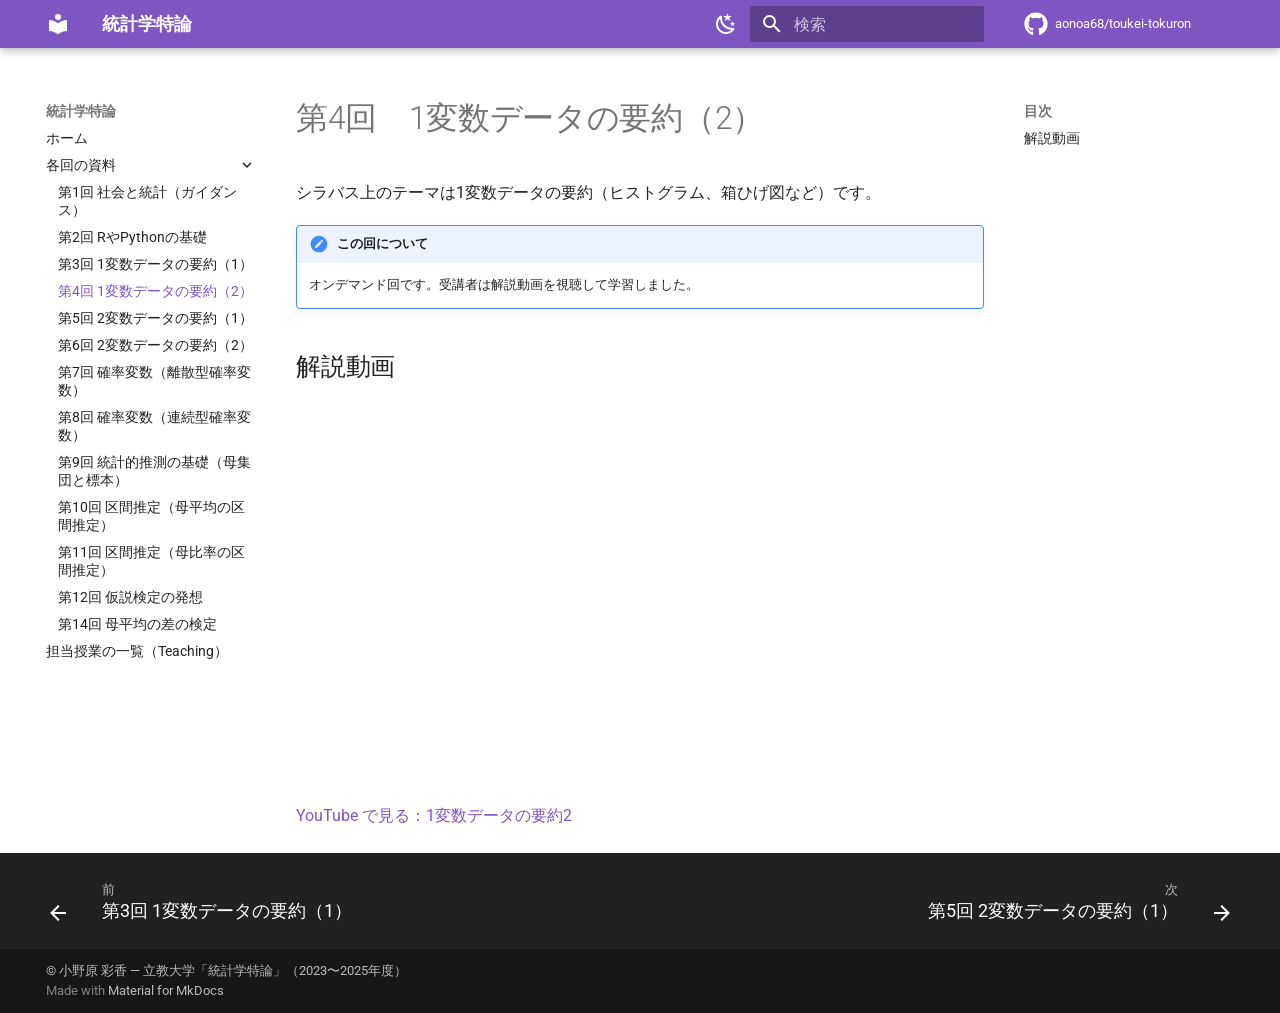
<file: week04/index.html>
<!doctype html>
<html lang="ja" class="no-js">
  <head>
    
      <meta charset="utf-8">
      <meta name="viewport" content="width=device-width,initial-scale=1">
      
        <meta name="description" content="立教大学「統計学特論」2025年度 授業資料（過去の担当授業）">
      
      
        <meta name="author" content="小野原 彩香">
      
      
        <link rel="canonical" href="https://aonoa68.github.io/toukei-tokuron/week04/">
      
      
        <link rel="prev" href="../week03/">
      
      
        <link rel="next" href="../week05/">
      
      
        
      
      
      <link rel="icon" href="../assets/images/favicon.png">
      <meta name="generator" content="mkdocs-1.6.1, mkdocs-material-9.7.6">
    
    
      
        <title>第4回 1変数データの要約（2） - 統計学特論</title>
      
    
    
      <link rel="stylesheet" href="../assets/stylesheets/main.484c7ddc.min.css">
      
        
        <link rel="stylesheet" href="../assets/stylesheets/palette.ab4e12ef.min.css">
      
      


    
    
      
    
    
      
        
        
        <link rel="preconnect" href="https://fonts.gstatic.com" crossorigin>
        <link rel="stylesheet" href="https://fonts.googleapis.com/css?family=Roboto:300,300i,400,400i,700,700i%7CRoboto+Mono:400,400i,700,700i&display=fallback">
        <style>:root{--md-text-font:"Roboto";--md-code-font:"Roboto Mono"}</style>
      
    
    
      <link rel="stylesheet" href="../stylesheets/extra.css">
    
    <script>__md_scope=new URL("..",location),__md_hash=e=>[...e].reduce(((e,_)=>(e<<5)-e+_.charCodeAt(0)),0),__md_get=(e,_=localStorage,t=__md_scope)=>JSON.parse(_.getItem(t.pathname+"."+e)),__md_set=(e,_,t=localStorage,a=__md_scope)=>{try{t.setItem(a.pathname+"."+e,JSON.stringify(_))}catch(e){}}</script>
    
      

    
    
  </head>
  
  
    
    
      
    
    
    
    
    <body dir="ltr" data-md-color-scheme="default" data-md-color-primary="deep-purple" data-md-color-accent="deep-purple">
  
    
    <input class="md-toggle" data-md-toggle="drawer" type="checkbox" id="__drawer" autocomplete="off">
    <input class="md-toggle" data-md-toggle="search" type="checkbox" id="__search" autocomplete="off">
    <label class="md-overlay" for="__drawer"></label>
    <div data-md-component="skip">
      
        
        <a href="#4-12" class="md-skip">
          コンテンツにスキップ
        </a>
      
    </div>
    <div data-md-component="announce">
      
    </div>
    
    
      

  

<header class="md-header md-header--shadow" data-md-component="header">
  <nav class="md-header__inner md-grid" aria-label="ヘッダー">
    <a href=".." title="統計学特論" class="md-header__button md-logo" aria-label="統計学特論" data-md-component="logo">
      
  
  <svg xmlns="http://www.w3.org/2000/svg" viewBox="0 0 24 24"><path d="M12 8a3 3 0 0 0 3-3 3 3 0 0 0-3-3 3 3 0 0 0-3 3 3 3 0 0 0 3 3m0 3.54C9.64 9.35 6.5 8 3 8v11c3.5 0 6.64 1.35 9 3.54 2.36-2.19 5.5-3.54 9-3.54V8c-3.5 0-6.64 1.35-9 3.54"/></svg>

    </a>
    <label class="md-header__button md-icon" for="__drawer">
      
      <svg xmlns="http://www.w3.org/2000/svg" viewBox="0 0 24 24"><path d="M3 6h18v2H3zm0 5h18v2H3zm0 5h18v2H3z"/></svg>
    </label>
    <div class="md-header__title" data-md-component="header-title">
      <div class="md-header__ellipsis">
        <div class="md-header__topic">
          <span class="md-ellipsis">
            統計学特論
          </span>
        </div>
        <div class="md-header__topic" data-md-component="header-topic">
          <span class="md-ellipsis">
            
              第4回 1変数データの要約（2）
            
          </span>
        </div>
      </div>
    </div>
    
      
        <form class="md-header__option" data-md-component="palette">
  
    
    
    
    <input class="md-option" data-md-color-media="(prefers-color-scheme: light)" data-md-color-scheme="default" data-md-color-primary="deep-purple" data-md-color-accent="deep-purple"  aria-label="ダークモードに切り替え"  type="radio" name="__palette" id="__palette_0">
    
      <label class="md-header__button md-icon" title="ダークモードに切り替え" for="__palette_1" hidden>
        <svg xmlns="http://www.w3.org/2000/svg" viewBox="0 0 24 24"><path d="m17.75 4.09-2.53 1.94.91 3.06-2.63-1.81-2.63 1.81.91-3.06-2.53-1.94L12.44 4l1.06-3 1.06 3zm3.5 6.91-1.64 1.25.59 1.98-1.7-1.17-1.7 1.17.59-1.98L15.75 11l2.06-.05L18.5 9l.69 1.95zm-2.28 4.95c.83-.08 1.72 1.1 1.19 1.85-.32.45-.66.87-1.08 1.27C15.17 23 8.84 23 4.94 19.07c-3.91-3.9-3.91-10.24 0-14.14.4-.4.82-.76 1.27-1.08.75-.53 1.93.36 1.85 1.19-.27 2.86.69 5.83 2.89 8.02a9.96 9.96 0 0 0 8.02 2.89m-1.64 2.02a12.08 12.08 0 0 1-7.8-3.47c-2.17-2.19-3.33-5-3.49-7.82-2.81 3.14-2.7 7.96.31 10.98 3.02 3.01 7.84 3.12 10.98.31"/></svg>
      </label>
    
  
    
    
    
    <input class="md-option" data-md-color-media="(prefers-color-scheme: dark)" data-md-color-scheme="slate" data-md-color-primary="deep-purple" data-md-color-accent="deep-purple"  aria-label="ライトモードに切り替え"  type="radio" name="__palette" id="__palette_1">
    
      <label class="md-header__button md-icon" title="ライトモードに切り替え" for="__palette_0" hidden>
        <svg xmlns="http://www.w3.org/2000/svg" viewBox="0 0 24 24"><path d="M12 7a5 5 0 0 1 5 5 5 5 0 0 1-5 5 5 5 0 0 1-5-5 5 5 0 0 1 5-5m0 2a3 3 0 0 0-3 3 3 3 0 0 0 3 3 3 3 0 0 0 3-3 3 3 0 0 0-3-3m0-7 2.39 3.42C13.65 5.15 12.84 5 12 5s-1.65.15-2.39.42zM3.34 7l4.16-.35A7.2 7.2 0 0 0 5.94 8.5c-.44.74-.69 1.5-.83 2.29zm.02 10 1.76-3.77a7.131 7.131 0 0 0 2.38 4.14zM20.65 7l-1.77 3.79a7.02 7.02 0 0 0-2.38-4.15zm-.01 10-4.14.36c.59-.51 1.12-1.14 1.54-1.86.42-.73.69-1.5.83-2.29zM12 22l-2.41-3.44c.74.27 1.55.44 2.41.44.82 0 1.63-.17 2.37-.44z"/></svg>
      </label>
    
  
</form>
      
    
    
      <script>var palette=__md_get("__palette");if(palette&&palette.color){if("(prefers-color-scheme)"===palette.color.media){var media=matchMedia("(prefers-color-scheme: light)"),input=document.querySelector(media.matches?"[data-md-color-media='(prefers-color-scheme: light)']":"[data-md-color-media='(prefers-color-scheme: dark)']");palette.color.media=input.getAttribute("data-md-color-media"),palette.color.scheme=input.getAttribute("data-md-color-scheme"),palette.color.primary=input.getAttribute("data-md-color-primary"),palette.color.accent=input.getAttribute("data-md-color-accent")}for(var[key,value]of Object.entries(palette.color))document.body.setAttribute("data-md-color-"+key,value)}</script>
    
    
    
      
      
        <label class="md-header__button md-icon" for="__search">
          
          <svg xmlns="http://www.w3.org/2000/svg" viewBox="0 0 24 24"><path d="M9.5 3A6.5 6.5 0 0 1 16 9.5c0 1.61-.59 3.09-1.56 4.23l.27.27h.79l5 5-1.5 1.5-5-5v-.79l-.27-.27A6.52 6.52 0 0 1 9.5 16 6.5 6.5 0 0 1 3 9.5 6.5 6.5 0 0 1 9.5 3m0 2C7 5 5 7 5 9.5S7 14 9.5 14 14 12 14 9.5 12 5 9.5 5"/></svg>
        </label>
        <div class="md-search" data-md-component="search" role="dialog">
  <label class="md-search__overlay" for="__search"></label>
  <div class="md-search__inner" role="search">
    <form class="md-search__form" name="search">
      <input type="text" class="md-search__input" name="query" aria-label="検索" placeholder="検索" autocapitalize="off" autocorrect="off" autocomplete="off" spellcheck="false" data-md-component="search-query" required>
      <label class="md-search__icon md-icon" for="__search">
        
        <svg xmlns="http://www.w3.org/2000/svg" viewBox="0 0 24 24"><path d="M9.5 3A6.5 6.5 0 0 1 16 9.5c0 1.61-.59 3.09-1.56 4.23l.27.27h.79l5 5-1.5 1.5-5-5v-.79l-.27-.27A6.52 6.52 0 0 1 9.5 16 6.5 6.5 0 0 1 3 9.5 6.5 6.5 0 0 1 9.5 3m0 2C7 5 5 7 5 9.5S7 14 9.5 14 14 12 14 9.5 12 5 9.5 5"/></svg>
        
        <svg xmlns="http://www.w3.org/2000/svg" viewBox="0 0 24 24"><path d="M20 11v2H8l5.5 5.5-1.42 1.42L4.16 12l7.92-7.92L13.5 5.5 8 11z"/></svg>
      </label>
      <nav class="md-search__options" aria-label="検索">
        
        <button type="reset" class="md-search__icon md-icon" title="クリア" aria-label="クリア" tabindex="-1">
          
          <svg xmlns="http://www.w3.org/2000/svg" viewBox="0 0 24 24"><path d="M19 6.41 17.59 5 12 10.59 6.41 5 5 6.41 10.59 12 5 17.59 6.41 19 12 13.41 17.59 19 19 17.59 13.41 12z"/></svg>
        </button>
      </nav>
      
        <div class="md-search__suggest" data-md-component="search-suggest"></div>
      
    </form>
    <div class="md-search__output">
      <div class="md-search__scrollwrap" tabindex="0" data-md-scrollfix>
        <div class="md-search-result" data-md-component="search-result">
          <div class="md-search-result__meta">
            検索を初期化
          </div>
          <ol class="md-search-result__list" role="presentation"></ol>
        </div>
      </div>
    </div>
  </div>
</div>
      
    
    
      <div class="md-header__source">
        <a href="https://github.com/aonoa68/toukei-tokuron" title="リポジトリへ" class="md-source" data-md-component="source">
  <div class="md-source__icon md-icon">
    
    <svg xmlns="http://www.w3.org/2000/svg" viewBox="0 0 512 512"><!--! Font Awesome Free 7.1.0 by @fontawesome - https://fontawesome.com License - https://fontawesome.com/license/free (Icons: CC BY 4.0, Fonts: SIL OFL 1.1, Code: MIT License) Copyright 2025 Fonticons, Inc.--><path d="M173.9 397.4c0 2-2.3 3.6-5.2 3.6-3.3.3-5.6-1.3-5.6-3.6 0-2 2.3-3.6 5.2-3.6 3-.3 5.6 1.3 5.6 3.6m-31.1-4.5c-.7 2 1.3 4.3 4.3 4.9 2.6 1 5.6 0 6.2-2s-1.3-4.3-4.3-5.2c-2.6-.7-5.5.3-6.2 2.3m44.2-1.7c-2.9.7-4.9 2.6-4.6 4.9.3 2 2.9 3.3 5.9 2.6 2.9-.7 4.9-2.6 4.6-4.6-.3-1.9-3-3.2-5.9-2.9M252.8 8C114.1 8 8 113.3 8 252c0 110.9 69.8 205.8 169.5 239.2 12.8 2.3 17.3-5.6 17.3-12.1 0-6.2-.3-40.4-.3-61.4 0 0-70 15-84.7-29.8 0 0-11.4-29.1-27.8-36.6 0 0-22.9-15.7 1.6-15.4 0 0 24.9 2 38.6 25.8 21.9 38.6 58.6 27.5 72.9 20.9 2.3-16 8.8-27.1 16-33.7-55.9-6.2-112.3-14.3-112.3-110.5 0-27.5 7.6-41.3 23.6-58.9-2.6-6.5-11.1-33.3 2.6-67.9 20.9-6.5 69 27 69 27 20-5.6 41.5-8.5 62.8-8.5s42.8 2.9 62.8 8.5c0 0 48.1-33.6 69-27 13.7 34.7 5.2 61.4 2.6 67.9 16 17.7 25.8 31.5 25.8 58.9 0 96.5-58.9 104.2-114.8 110.5 9.2 7.9 17 22.9 17 46.4 0 33.7-.3 75.4-.3 83.6 0 6.5 4.6 14.4 17.3 12.1C436.2 457.8 504 362.9 504 252 504 113.3 391.5 8 252.8 8M105.2 352.9c-1.3 1-1 3.3.7 5.2 1.6 1.6 3.9 2.3 5.2 1 1.3-1 1-3.3-.7-5.2-1.6-1.6-3.9-2.3-5.2-1m-10.8-8.1c-.7 1.3.3 2.9 2.3 3.9 1.6 1 3.6.7 4.3-.7.7-1.3-.3-2.9-2.3-3.9-2-.6-3.6-.3-4.3.7m32.4 35.6c-1.6 1.3-1 4.3 1.3 6.2 2.3 2.3 5.2 2.6 6.5 1 1.3-1.3.7-4.3-1.3-6.2-2.2-2.3-5.2-2.6-6.5-1m-11.4-14.7c-1.6 1-1.6 3.6 0 5.9s4.3 3.3 5.6 2.3c1.6-1.3 1.6-3.9 0-6.2-1.4-2.3-4-3.3-5.6-2"/></svg>
  </div>
  <div class="md-source__repository">
    aonoa68/toukei-tokuron
  </div>
</a>
      </div>
    
  </nav>
  
</header>
    
    <div class="md-container" data-md-component="container">
      
      
        
          
        
      
      <main class="md-main" data-md-component="main">
        <div class="md-main__inner md-grid">
          
            
              
              <div class="md-sidebar md-sidebar--primary" data-md-component="sidebar" data-md-type="navigation" >
                <div class="md-sidebar__scrollwrap">
                  <div class="md-sidebar__inner">
                    



<nav class="md-nav md-nav--primary" aria-label="ナビゲーション" data-md-level="0">
  <label class="md-nav__title" for="__drawer">
    <a href=".." title="統計学特論" class="md-nav__button md-logo" aria-label="統計学特論" data-md-component="logo">
      
  
  <svg xmlns="http://www.w3.org/2000/svg" viewBox="0 0 24 24"><path d="M12 8a3 3 0 0 0 3-3 3 3 0 0 0-3-3 3 3 0 0 0-3 3 3 3 0 0 0 3 3m0 3.54C9.64 9.35 6.5 8 3 8v11c3.5 0 6.64 1.35 9 3.54 2.36-2.19 5.5-3.54 9-3.54V8c-3.5 0-6.64 1.35-9 3.54"/></svg>

    </a>
    統計学特論
  </label>
  
    <div class="md-nav__source">
      <a href="https://github.com/aonoa68/toukei-tokuron" title="リポジトリへ" class="md-source" data-md-component="source">
  <div class="md-source__icon md-icon">
    
    <svg xmlns="http://www.w3.org/2000/svg" viewBox="0 0 512 512"><!--! Font Awesome Free 7.1.0 by @fontawesome - https://fontawesome.com License - https://fontawesome.com/license/free (Icons: CC BY 4.0, Fonts: SIL OFL 1.1, Code: MIT License) Copyright 2025 Fonticons, Inc.--><path d="M173.9 397.4c0 2-2.3 3.6-5.2 3.6-3.3.3-5.6-1.3-5.6-3.6 0-2 2.3-3.6 5.2-3.6 3-.3 5.6 1.3 5.6 3.6m-31.1-4.5c-.7 2 1.3 4.3 4.3 4.9 2.6 1 5.6 0 6.2-2s-1.3-4.3-4.3-5.2c-2.6-.7-5.5.3-6.2 2.3m44.2-1.7c-2.9.7-4.9 2.6-4.6 4.9.3 2 2.9 3.3 5.9 2.6 2.9-.7 4.9-2.6 4.6-4.6-.3-1.9-3-3.2-5.9-2.9M252.8 8C114.1 8 8 113.3 8 252c0 110.9 69.8 205.8 169.5 239.2 12.8 2.3 17.3-5.6 17.3-12.1 0-6.2-.3-40.4-.3-61.4 0 0-70 15-84.7-29.8 0 0-11.4-29.1-27.8-36.6 0 0-22.9-15.7 1.6-15.4 0 0 24.9 2 38.6 25.8 21.9 38.6 58.6 27.5 72.9 20.9 2.3-16 8.8-27.1 16-33.7-55.9-6.2-112.3-14.3-112.3-110.5 0-27.5 7.6-41.3 23.6-58.9-2.6-6.5-11.1-33.3 2.6-67.9 20.9-6.5 69 27 69 27 20-5.6 41.5-8.5 62.8-8.5s42.8 2.9 62.8 8.5c0 0 48.1-33.6 69-27 13.7 34.7 5.2 61.4 2.6 67.9 16 17.7 25.8 31.5 25.8 58.9 0 96.5-58.9 104.2-114.8 110.5 9.2 7.9 17 22.9 17 46.4 0 33.7-.3 75.4-.3 83.6 0 6.5 4.6 14.4 17.3 12.1C436.2 457.8 504 362.9 504 252 504 113.3 391.5 8 252.8 8M105.2 352.9c-1.3 1-1 3.3.7 5.2 1.6 1.6 3.9 2.3 5.2 1 1.3-1 1-3.3-.7-5.2-1.6-1.6-3.9-2.3-5.2-1m-10.8-8.1c-.7 1.3.3 2.9 2.3 3.9 1.6 1 3.6.7 4.3-.7.7-1.3-.3-2.9-2.3-3.9-2-.6-3.6-.3-4.3.7m32.4 35.6c-1.6 1.3-1 4.3 1.3 6.2 2.3 2.3 5.2 2.6 6.5 1 1.3-1.3.7-4.3-1.3-6.2-2.2-2.3-5.2-2.6-6.5-1m-11.4-14.7c-1.6 1-1.6 3.6 0 5.9s4.3 3.3 5.6 2.3c1.6-1.3 1.6-3.9 0-6.2-1.4-2.3-4-3.3-5.6-2"/></svg>
  </div>
  <div class="md-source__repository">
    aonoa68/toukei-tokuron
  </div>
</a>
    </div>
  
  <ul class="md-nav__list" data-md-scrollfix>
    
      
      
  
  
  
  
    <li class="md-nav__item">
      <a href=".." class="md-nav__link">
        
  
  
  <span class="md-ellipsis">
    
  
    ホーム
  

    
  </span>
  
  

      </a>
    </li>
  

    
      
      
  
  
    
  
  
  
    
    
    
    
    
    <li class="md-nav__item md-nav__item--active md-nav__item--nested">
      
        
        
        <input class="md-nav__toggle md-toggle " type="checkbox" id="__nav_2" checked>
        
          
          <label class="md-nav__link" for="__nav_2" id="__nav_2_label" tabindex="0">
            
  
  
  <span class="md-ellipsis">
    
  
    各回の資料
  

    
  </span>
  
  

            <span class="md-nav__icon md-icon"></span>
          </label>
        
        <nav class="md-nav" data-md-level="1" aria-labelledby="__nav_2_label" aria-expanded="true">
          <label class="md-nav__title" for="__nav_2">
            <span class="md-nav__icon md-icon"></span>
            
  
    各回の資料
  

          </label>
          <ul class="md-nav__list" data-md-scrollfix>
            
              
                
  
  
  
  
    <li class="md-nav__item">
      <a href="../week01/" class="md-nav__link">
        
  
  
  <span class="md-ellipsis">
    
  
    第1回 社会と統計（ガイダンス）
  

    
  </span>
  
  

      </a>
    </li>
  

              
            
              
                
  
  
  
  
    <li class="md-nav__item">
      <a href="../week02/" class="md-nav__link">
        
  
  
  <span class="md-ellipsis">
    
  
    第2回 RやPythonの基礎
  

    
  </span>
  
  

      </a>
    </li>
  

              
            
              
                
  
  
  
  
    <li class="md-nav__item">
      <a href="../week03/" class="md-nav__link">
        
  
  
  <span class="md-ellipsis">
    
  
    第3回 1変数データの要約（1）
  

    
  </span>
  
  

      </a>
    </li>
  

              
            
              
                
  
  
    
  
  
  
    <li class="md-nav__item md-nav__item--active">
      
      <input class="md-nav__toggle md-toggle" type="checkbox" id="__toc">
      
      
        
      
      
        <label class="md-nav__link md-nav__link--active" for="__toc">
          
  
  
  <span class="md-ellipsis">
    
  
    第4回 1変数データの要約（2）
  

    
  </span>
  
  

          <span class="md-nav__icon md-icon"></span>
        </label>
      
      <a href="./" class="md-nav__link md-nav__link--active">
        
  
  
  <span class="md-ellipsis">
    
  
    第4回 1変数データの要約（2）
  

    
  </span>
  
  

      </a>
      
        

<nav class="md-nav md-nav--secondary" aria-label="目次">
  
  
  
    
  
  
    <label class="md-nav__title" for="__toc">
      <span class="md-nav__icon md-icon"></span>
      目次
    </label>
    <ul class="md-nav__list" data-md-component="toc" data-md-scrollfix>
      
        <li class="md-nav__item">
  <a href="#_1" class="md-nav__link">
    <span class="md-ellipsis">
      
        解説動画
      
    </span>
  </a>
  
</li>
      
    </ul>
  
</nav>
      
    </li>
  

              
            
              
                
  
  
  
  
    <li class="md-nav__item">
      <a href="../week05/" class="md-nav__link">
        
  
  
  <span class="md-ellipsis">
    
  
    第5回 2変数データの要約（1）
  

    
  </span>
  
  

      </a>
    </li>
  

              
            
              
                
  
  
  
  
    <li class="md-nav__item">
      <a href="../week06/" class="md-nav__link">
        
  
  
  <span class="md-ellipsis">
    
  
    第6回 2変数データの要約（2）
  

    
  </span>
  
  

      </a>
    </li>
  

              
            
              
                
  
  
  
  
    <li class="md-nav__item">
      <a href="../week07/" class="md-nav__link">
        
  
  
  <span class="md-ellipsis">
    
  
    第7回 確率変数（離散型確率変数）
  

    
  </span>
  
  

      </a>
    </li>
  

              
            
              
                
  
  
  
  
    <li class="md-nav__item">
      <a href="../week08/" class="md-nav__link">
        
  
  
  <span class="md-ellipsis">
    
  
    第8回 確率変数（連続型確率変数）
  

    
  </span>
  
  

      </a>
    </li>
  

              
            
              
                
  
  
  
  
    <li class="md-nav__item">
      <a href="../week09/" class="md-nav__link">
        
  
  
  <span class="md-ellipsis">
    
  
    第9回 統計的推測の基礎（母集団と標本）
  

    
  </span>
  
  

      </a>
    </li>
  

              
            
              
                
  
  
  
  
    <li class="md-nav__item">
      <a href="../week10/" class="md-nav__link">
        
  
  
  <span class="md-ellipsis">
    
  
    第10回 区間推定（母平均の区間推定）
  

    
  </span>
  
  

      </a>
    </li>
  

              
            
              
                
  
  
  
  
    <li class="md-nav__item">
      <a href="../week11/" class="md-nav__link">
        
  
  
  <span class="md-ellipsis">
    
  
    第11回 区間推定（母比率の区間推定）
  

    
  </span>
  
  

      </a>
    </li>
  

              
            
              
                
  
  
  
  
    <li class="md-nav__item">
      <a href="../week12/" class="md-nav__link">
        
  
  
  <span class="md-ellipsis">
    
  
    第12回 仮説検定の発想
  

    
  </span>
  
  

      </a>
    </li>
  

              
            
              
                
  
  
  
  
    <li class="md-nav__item">
      <a href="../week14/" class="md-nav__link">
        
  
  
  <span class="md-ellipsis">
    
  
    第14回 母平均の差の検定
  

    
  </span>
  
  

      </a>
    </li>
  

              
            
          </ul>
        </nav>
      
    </li>
  

    
      
      
  
  
  
  
    <li class="md-nav__item">
      <a href="https://aonoa68.github.io/teaching/" class="md-nav__link">
        
  
  
  <span class="md-ellipsis">
    
  
    担当授業の一覧（Teaching）
  

    
  </span>
  
  

      </a>
    </li>
  

    
  </ul>
</nav>
                  </div>
                </div>
              </div>
            
            
              
              <div class="md-sidebar md-sidebar--secondary" data-md-component="sidebar" data-md-type="toc" >
                <div class="md-sidebar__scrollwrap">
                  <div class="md-sidebar__inner">
                    

<nav class="md-nav md-nav--secondary" aria-label="目次">
  
  
  
    
  
  
    <label class="md-nav__title" for="__toc">
      <span class="md-nav__icon md-icon"></span>
      目次
    </label>
    <ul class="md-nav__list" data-md-component="toc" data-md-scrollfix>
      
        <li class="md-nav__item">
  <a href="#_1" class="md-nav__link">
    <span class="md-ellipsis">
      
        解説動画
      
    </span>
  </a>
  
</li>
      
    </ul>
  
</nav>
                  </div>
                </div>
              </div>
            
          
          
            <div class="md-content" data-md-component="content">
              
              <article class="md-content__inner md-typeset">
                
                  


  
  


<h1 id="4-12">第4回　1変数データの要約（2）<a class="headerlink" href="#4-12" title="Permanent link">&para;</a></h1>
<p>シラバス上のテーマは1変数データの要約（ヒストグラム、箱ひげ図など）です。</p>
<div class="admonition note">
<p class="admonition-title">この回について</p>
<p>オンデマンド回です。受講者は解説動画を視聴して学習しました。</p>
</div>
<h2 id="_1">解説動画<a class="headerlink" href="#_1" title="Permanent link">&para;</a></h2>
<div class="video-wrap"><iframe src="https://www.youtube-nocookie.com/embed/D4_QtyKkxIo" title="1変数データの要約2" loading="lazy" allowfullscreen allow="accelerometer; clipboard-write; encrypted-media; gyroscope; picture-in-picture"></iframe></div>

<p><a href="https://www.youtube.com/watch?v=D4_QtyKkxIo">YouTube で見る：1変数データの要約2</a></p>












                
              </article>
            </div>
          
          
<script>var target=document.getElementById(location.hash.slice(1));target&&target.name&&(target.checked=target.name.startsWith("__tabbed_"))</script>
        </div>
        
          <button type="button" class="md-top md-icon" data-md-component="top" hidden>
  
  <svg xmlns="http://www.w3.org/2000/svg" viewBox="0 0 24 24"><path d="M13 20h-2V8l-5.5 5.5-1.42-1.42L12 4.16l7.92 7.92-1.42 1.42L13 8z"/></svg>
  ページトップへ戻る
</button>
        
      </main>
      
        <footer class="md-footer">
  
    
      
      <nav class="md-footer__inner md-grid" aria-label="フッター" >
        
          
          <a href="../week03/" class="md-footer__link md-footer__link--prev" aria-label="前: 第3回 1変数データの要約（1）">
            <div class="md-footer__button md-icon">
              
              <svg xmlns="http://www.w3.org/2000/svg" viewBox="0 0 24 24"><path d="M20 11v2H8l5.5 5.5-1.42 1.42L4.16 12l7.92-7.92L13.5 5.5 8 11z"/></svg>
            </div>
            <div class="md-footer__title">
              <span class="md-footer__direction">
                前
              </span>
              <div class="md-ellipsis">
                第3回 1変数データの要約（1）
              </div>
            </div>
          </a>
        
        
          
          <a href="../week05/" class="md-footer__link md-footer__link--next" aria-label="次: 第5回 2変数データの要約（1）">
            <div class="md-footer__title">
              <span class="md-footer__direction">
                次
              </span>
              <div class="md-ellipsis">
                第5回 2変数データの要約（1）
              </div>
            </div>
            <div class="md-footer__button md-icon">
              
              <svg xmlns="http://www.w3.org/2000/svg" viewBox="0 0 24 24"><path d="M4 11v2h12l-5.5 5.5 1.42 1.42L19.84 12l-7.92-7.92L10.5 5.5 16 11z"/></svg>
            </div>
          </a>
        
      </nav>
    
  
  <div class="md-footer-meta md-typeset">
    <div class="md-footer-meta__inner md-grid">
      <div class="md-copyright">
  
    <div class="md-copyright__highlight">
      © 小野原 彩香 — 立教大学「統計学特論」（2023〜2025年度）
    </div>
  
  
    Made with
    <a href="https://squidfunk.github.io/mkdocs-material/" target="_blank" rel="noopener">
      Material for MkDocs
    </a>
  
</div>
      
    </div>
  </div>
</footer>
      
    </div>
    <div class="md-dialog" data-md-component="dialog">
      <div class="md-dialog__inner md-typeset"></div>
    </div>
    
    
    
      
      
      <script id="__config" type="application/json">{"annotate": null, "base": "..", "features": ["navigation.tracking", "navigation.top", "navigation.footer", "search.suggest", "search.highlight", "toc.follow"], "search": "../assets/javascripts/workers/search.2c215733.min.js", "tags": null, "translations": {"clipboard.copied": "\u30b3\u30d4\u30fc\u3057\u307e\u3057\u305f", "clipboard.copy": "\u30af\u30ea\u30c3\u30d7\u30dc\u30fc\u30c9\u3078\u30b3\u30d4\u30fc", "search.result.more.one": "\u3053\u306e\u30da\u30fc\u30b8\u5185\u306b\u3082\u30461\u4ef6\u898b\u3064\u304b\u308a\u307e\u3057\u305f", "search.result.more.other": "\u3053\u306e\u30da\u30fc\u30b8\u5185\u306b\u3042\u3068#\u4ef6\u898b\u3064\u304b\u308a\u307e\u3057\u305f", "search.result.none": "\u4f55\u3082\u898b\u3064\u304b\u308a\u307e\u305b\u3093\u3067\u3057\u305f", "search.result.one": "1\u4ef6\u898b\u3064\u304b\u308a\u307e\u3057\u305f", "search.result.other": "#\u4ef6\u898b\u3064\u304b\u308a\u307e\u3057\u305f", "search.result.placeholder": "\u691c\u7d22\u30ad\u30fc\u30ef\u30fc\u30c9\u3092\u5165\u529b\u3057\u3066\u304f\u3060\u3055\u3044", "search.result.term.missing": "\u691c\u7d22\u306b\u542b\u307e\u308c\u306a\u3044", "select.version": "\u30d0\u30fc\u30b8\u30e7\u30f3\u5207\u308a\u66ff\u3048"}, "version": null}</script>
    
    
      <script src="../assets/javascripts/bundle.79ae519e.min.js"></script>
      
    
  </body>
</html>
</file>
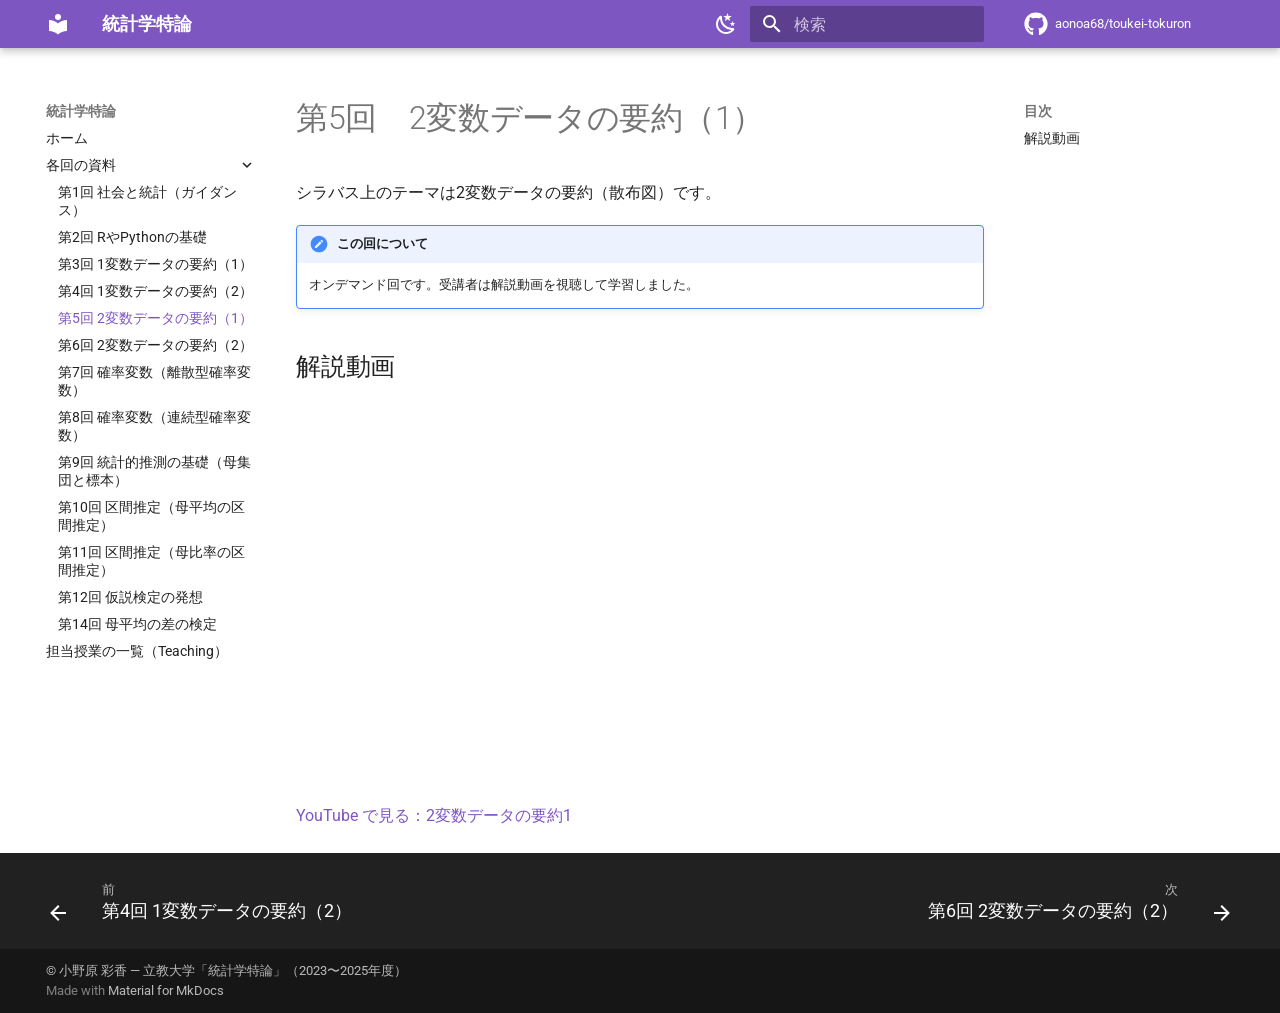
<file: week05/index.html>
<!doctype html>
<html lang="ja" class="no-js">
  <head>
    
      <meta charset="utf-8">
      <meta name="viewport" content="width=device-width,initial-scale=1">
      
        <meta name="description" content="立教大学「統計学特論」2025年度 授業資料（過去の担当授業）">
      
      
        <meta name="author" content="小野原 彩香">
      
      
        <link rel="canonical" href="https://aonoa68.github.io/toukei-tokuron/week05/">
      
      
        <link rel="prev" href="../week04/">
      
      
        <link rel="next" href="../week06/">
      
      
        
      
      
      <link rel="icon" href="../assets/images/favicon.png">
      <meta name="generator" content="mkdocs-1.6.1, mkdocs-material-9.7.6">
    
    
      
        <title>第5回 2変数データの要約（1） - 統計学特論</title>
      
    
    
      <link rel="stylesheet" href="../assets/stylesheets/main.484c7ddc.min.css">
      
        
        <link rel="stylesheet" href="../assets/stylesheets/palette.ab4e12ef.min.css">
      
      


    
    
      
    
    
      
        
        
        <link rel="preconnect" href="https://fonts.gstatic.com" crossorigin>
        <link rel="stylesheet" href="https://fonts.googleapis.com/css?family=Roboto:300,300i,400,400i,700,700i%7CRoboto+Mono:400,400i,700,700i&display=fallback">
        <style>:root{--md-text-font:"Roboto";--md-code-font:"Roboto Mono"}</style>
      
    
    
      <link rel="stylesheet" href="../stylesheets/extra.css">
    
    <script>__md_scope=new URL("..",location),__md_hash=e=>[...e].reduce(((e,_)=>(e<<5)-e+_.charCodeAt(0)),0),__md_get=(e,_=localStorage,t=__md_scope)=>JSON.parse(_.getItem(t.pathname+"."+e)),__md_set=(e,_,t=localStorage,a=__md_scope)=>{try{t.setItem(a.pathname+"."+e,JSON.stringify(_))}catch(e){}}</script>
    
      

    
    
  </head>
  
  
    
    
      
    
    
    
    
    <body dir="ltr" data-md-color-scheme="default" data-md-color-primary="deep-purple" data-md-color-accent="deep-purple">
  
    
    <input class="md-toggle" data-md-toggle="drawer" type="checkbox" id="__drawer" autocomplete="off">
    <input class="md-toggle" data-md-toggle="search" type="checkbox" id="__search" autocomplete="off">
    <label class="md-overlay" for="__drawer"></label>
    <div data-md-component="skip">
      
        
        <a href="#5-21" class="md-skip">
          コンテンツにスキップ
        </a>
      
    </div>
    <div data-md-component="announce">
      
    </div>
    
    
      

  

<header class="md-header md-header--shadow" data-md-component="header">
  <nav class="md-header__inner md-grid" aria-label="ヘッダー">
    <a href=".." title="統計学特論" class="md-header__button md-logo" aria-label="統計学特論" data-md-component="logo">
      
  
  <svg xmlns="http://www.w3.org/2000/svg" viewBox="0 0 24 24"><path d="M12 8a3 3 0 0 0 3-3 3 3 0 0 0-3-3 3 3 0 0 0-3 3 3 3 0 0 0 3 3m0 3.54C9.64 9.35 6.5 8 3 8v11c3.5 0 6.64 1.35 9 3.54 2.36-2.19 5.5-3.54 9-3.54V8c-3.5 0-6.64 1.35-9 3.54"/></svg>

    </a>
    <label class="md-header__button md-icon" for="__drawer">
      
      <svg xmlns="http://www.w3.org/2000/svg" viewBox="0 0 24 24"><path d="M3 6h18v2H3zm0 5h18v2H3zm0 5h18v2H3z"/></svg>
    </label>
    <div class="md-header__title" data-md-component="header-title">
      <div class="md-header__ellipsis">
        <div class="md-header__topic">
          <span class="md-ellipsis">
            統計学特論
          </span>
        </div>
        <div class="md-header__topic" data-md-component="header-topic">
          <span class="md-ellipsis">
            
              第5回 2変数データの要約（1）
            
          </span>
        </div>
      </div>
    </div>
    
      
        <form class="md-header__option" data-md-component="palette">
  
    
    
    
    <input class="md-option" data-md-color-media="(prefers-color-scheme: light)" data-md-color-scheme="default" data-md-color-primary="deep-purple" data-md-color-accent="deep-purple"  aria-label="ダークモードに切り替え"  type="radio" name="__palette" id="__palette_0">
    
      <label class="md-header__button md-icon" title="ダークモードに切り替え" for="__palette_1" hidden>
        <svg xmlns="http://www.w3.org/2000/svg" viewBox="0 0 24 24"><path d="m17.75 4.09-2.53 1.94.91 3.06-2.63-1.81-2.63 1.81.91-3.06-2.53-1.94L12.44 4l1.06-3 1.06 3zm3.5 6.91-1.64 1.25.59 1.98-1.7-1.17-1.7 1.17.59-1.98L15.75 11l2.06-.05L18.5 9l.69 1.95zm-2.28 4.95c.83-.08 1.72 1.1 1.19 1.85-.32.45-.66.87-1.08 1.27C15.17 23 8.84 23 4.94 19.07c-3.91-3.9-3.91-10.24 0-14.14.4-.4.82-.76 1.27-1.08.75-.53 1.93.36 1.85 1.19-.27 2.86.69 5.83 2.89 8.02a9.96 9.96 0 0 0 8.02 2.89m-1.64 2.02a12.08 12.08 0 0 1-7.8-3.47c-2.17-2.19-3.33-5-3.49-7.82-2.81 3.14-2.7 7.96.31 10.98 3.02 3.01 7.84 3.12 10.98.31"/></svg>
      </label>
    
  
    
    
    
    <input class="md-option" data-md-color-media="(prefers-color-scheme: dark)" data-md-color-scheme="slate" data-md-color-primary="deep-purple" data-md-color-accent="deep-purple"  aria-label="ライトモードに切り替え"  type="radio" name="__palette" id="__palette_1">
    
      <label class="md-header__button md-icon" title="ライトモードに切り替え" for="__palette_0" hidden>
        <svg xmlns="http://www.w3.org/2000/svg" viewBox="0 0 24 24"><path d="M12 7a5 5 0 0 1 5 5 5 5 0 0 1-5 5 5 5 0 0 1-5-5 5 5 0 0 1 5-5m0 2a3 3 0 0 0-3 3 3 3 0 0 0 3 3 3 3 0 0 0 3-3 3 3 0 0 0-3-3m0-7 2.39 3.42C13.65 5.15 12.84 5 12 5s-1.65.15-2.39.42zM3.34 7l4.16-.35A7.2 7.2 0 0 0 5.94 8.5c-.44.74-.69 1.5-.83 2.29zm.02 10 1.76-3.77a7.131 7.131 0 0 0 2.38 4.14zM20.65 7l-1.77 3.79a7.02 7.02 0 0 0-2.38-4.15zm-.01 10-4.14.36c.59-.51 1.12-1.14 1.54-1.86.42-.73.69-1.5.83-2.29zM12 22l-2.41-3.44c.74.27 1.55.44 2.41.44.82 0 1.63-.17 2.37-.44z"/></svg>
      </label>
    
  
</form>
      
    
    
      <script>var palette=__md_get("__palette");if(palette&&palette.color){if("(prefers-color-scheme)"===palette.color.media){var media=matchMedia("(prefers-color-scheme: light)"),input=document.querySelector(media.matches?"[data-md-color-media='(prefers-color-scheme: light)']":"[data-md-color-media='(prefers-color-scheme: dark)']");palette.color.media=input.getAttribute("data-md-color-media"),palette.color.scheme=input.getAttribute("data-md-color-scheme"),palette.color.primary=input.getAttribute("data-md-color-primary"),palette.color.accent=input.getAttribute("data-md-color-accent")}for(var[key,value]of Object.entries(palette.color))document.body.setAttribute("data-md-color-"+key,value)}</script>
    
    
    
      
      
        <label class="md-header__button md-icon" for="__search">
          
          <svg xmlns="http://www.w3.org/2000/svg" viewBox="0 0 24 24"><path d="M9.5 3A6.5 6.5 0 0 1 16 9.5c0 1.61-.59 3.09-1.56 4.23l.27.27h.79l5 5-1.5 1.5-5-5v-.79l-.27-.27A6.52 6.52 0 0 1 9.5 16 6.5 6.5 0 0 1 3 9.5 6.5 6.5 0 0 1 9.5 3m0 2C7 5 5 7 5 9.5S7 14 9.5 14 14 12 14 9.5 12 5 9.5 5"/></svg>
        </label>
        <div class="md-search" data-md-component="search" role="dialog">
  <label class="md-search__overlay" for="__search"></label>
  <div class="md-search__inner" role="search">
    <form class="md-search__form" name="search">
      <input type="text" class="md-search__input" name="query" aria-label="検索" placeholder="検索" autocapitalize="off" autocorrect="off" autocomplete="off" spellcheck="false" data-md-component="search-query" required>
      <label class="md-search__icon md-icon" for="__search">
        
        <svg xmlns="http://www.w3.org/2000/svg" viewBox="0 0 24 24"><path d="M9.5 3A6.5 6.5 0 0 1 16 9.5c0 1.61-.59 3.09-1.56 4.23l.27.27h.79l5 5-1.5 1.5-5-5v-.79l-.27-.27A6.52 6.52 0 0 1 9.5 16 6.5 6.5 0 0 1 3 9.5 6.5 6.5 0 0 1 9.5 3m0 2C7 5 5 7 5 9.5S7 14 9.5 14 14 12 14 9.5 12 5 9.5 5"/></svg>
        
        <svg xmlns="http://www.w3.org/2000/svg" viewBox="0 0 24 24"><path d="M20 11v2H8l5.5 5.5-1.42 1.42L4.16 12l7.92-7.92L13.5 5.5 8 11z"/></svg>
      </label>
      <nav class="md-search__options" aria-label="検索">
        
        <button type="reset" class="md-search__icon md-icon" title="クリア" aria-label="クリア" tabindex="-1">
          
          <svg xmlns="http://www.w3.org/2000/svg" viewBox="0 0 24 24"><path d="M19 6.41 17.59 5 12 10.59 6.41 5 5 6.41 10.59 12 5 17.59 6.41 19 12 13.41 17.59 19 19 17.59 13.41 12z"/></svg>
        </button>
      </nav>
      
        <div class="md-search__suggest" data-md-component="search-suggest"></div>
      
    </form>
    <div class="md-search__output">
      <div class="md-search__scrollwrap" tabindex="0" data-md-scrollfix>
        <div class="md-search-result" data-md-component="search-result">
          <div class="md-search-result__meta">
            検索を初期化
          </div>
          <ol class="md-search-result__list" role="presentation"></ol>
        </div>
      </div>
    </div>
  </div>
</div>
      
    
    
      <div class="md-header__source">
        <a href="https://github.com/aonoa68/toukei-tokuron" title="リポジトリへ" class="md-source" data-md-component="source">
  <div class="md-source__icon md-icon">
    
    <svg xmlns="http://www.w3.org/2000/svg" viewBox="0 0 512 512"><!--! Font Awesome Free 7.1.0 by @fontawesome - https://fontawesome.com License - https://fontawesome.com/license/free (Icons: CC BY 4.0, Fonts: SIL OFL 1.1, Code: MIT License) Copyright 2025 Fonticons, Inc.--><path d="M173.9 397.4c0 2-2.3 3.6-5.2 3.6-3.3.3-5.6-1.3-5.6-3.6 0-2 2.3-3.6 5.2-3.6 3-.3 5.6 1.3 5.6 3.6m-31.1-4.5c-.7 2 1.3 4.3 4.3 4.9 2.6 1 5.6 0 6.2-2s-1.3-4.3-4.3-5.2c-2.6-.7-5.5.3-6.2 2.3m44.2-1.7c-2.9.7-4.9 2.6-4.6 4.9.3 2 2.9 3.3 5.9 2.6 2.9-.7 4.9-2.6 4.6-4.6-.3-1.9-3-3.2-5.9-2.9M252.8 8C114.1 8 8 113.3 8 252c0 110.9 69.8 205.8 169.5 239.2 12.8 2.3 17.3-5.6 17.3-12.1 0-6.2-.3-40.4-.3-61.4 0 0-70 15-84.7-29.8 0 0-11.4-29.1-27.8-36.6 0 0-22.9-15.7 1.6-15.4 0 0 24.9 2 38.6 25.8 21.9 38.6 58.6 27.5 72.9 20.9 2.3-16 8.8-27.1 16-33.7-55.9-6.2-112.3-14.3-112.3-110.5 0-27.5 7.6-41.3 23.6-58.9-2.6-6.5-11.1-33.3 2.6-67.9 20.9-6.5 69 27 69 27 20-5.6 41.5-8.5 62.8-8.5s42.8 2.9 62.8 8.5c0 0 48.1-33.6 69-27 13.7 34.7 5.2 61.4 2.6 67.9 16 17.7 25.8 31.5 25.8 58.9 0 96.5-58.9 104.2-114.8 110.5 9.2 7.9 17 22.9 17 46.4 0 33.7-.3 75.4-.3 83.6 0 6.5 4.6 14.4 17.3 12.1C436.2 457.8 504 362.9 504 252 504 113.3 391.5 8 252.8 8M105.2 352.9c-1.3 1-1 3.3.7 5.2 1.6 1.6 3.9 2.3 5.2 1 1.3-1 1-3.3-.7-5.2-1.6-1.6-3.9-2.3-5.2-1m-10.8-8.1c-.7 1.3.3 2.9 2.3 3.9 1.6 1 3.6.7 4.3-.7.7-1.3-.3-2.9-2.3-3.9-2-.6-3.6-.3-4.3.7m32.4 35.6c-1.6 1.3-1 4.3 1.3 6.2 2.3 2.3 5.2 2.6 6.5 1 1.3-1.3.7-4.3-1.3-6.2-2.2-2.3-5.2-2.6-6.5-1m-11.4-14.7c-1.6 1-1.6 3.6 0 5.9s4.3 3.3 5.6 2.3c1.6-1.3 1.6-3.9 0-6.2-1.4-2.3-4-3.3-5.6-2"/></svg>
  </div>
  <div class="md-source__repository">
    aonoa68/toukei-tokuron
  </div>
</a>
      </div>
    
  </nav>
  
</header>
    
    <div class="md-container" data-md-component="container">
      
      
        
          
        
      
      <main class="md-main" data-md-component="main">
        <div class="md-main__inner md-grid">
          
            
              
              <div class="md-sidebar md-sidebar--primary" data-md-component="sidebar" data-md-type="navigation" >
                <div class="md-sidebar__scrollwrap">
                  <div class="md-sidebar__inner">
                    



<nav class="md-nav md-nav--primary" aria-label="ナビゲーション" data-md-level="0">
  <label class="md-nav__title" for="__drawer">
    <a href=".." title="統計学特論" class="md-nav__button md-logo" aria-label="統計学特論" data-md-component="logo">
      
  
  <svg xmlns="http://www.w3.org/2000/svg" viewBox="0 0 24 24"><path d="M12 8a3 3 0 0 0 3-3 3 3 0 0 0-3-3 3 3 0 0 0-3 3 3 3 0 0 0 3 3m0 3.54C9.64 9.35 6.5 8 3 8v11c3.5 0 6.64 1.35 9 3.54 2.36-2.19 5.5-3.54 9-3.54V8c-3.5 0-6.64 1.35-9 3.54"/></svg>

    </a>
    統計学特論
  </label>
  
    <div class="md-nav__source">
      <a href="https://github.com/aonoa68/toukei-tokuron" title="リポジトリへ" class="md-source" data-md-component="source">
  <div class="md-source__icon md-icon">
    
    <svg xmlns="http://www.w3.org/2000/svg" viewBox="0 0 512 512"><!--! Font Awesome Free 7.1.0 by @fontawesome - https://fontawesome.com License - https://fontawesome.com/license/free (Icons: CC BY 4.0, Fonts: SIL OFL 1.1, Code: MIT License) Copyright 2025 Fonticons, Inc.--><path d="M173.9 397.4c0 2-2.3 3.6-5.2 3.6-3.3.3-5.6-1.3-5.6-3.6 0-2 2.3-3.6 5.2-3.6 3-.3 5.6 1.3 5.6 3.6m-31.1-4.5c-.7 2 1.3 4.3 4.3 4.9 2.6 1 5.6 0 6.2-2s-1.3-4.3-4.3-5.2c-2.6-.7-5.5.3-6.2 2.3m44.2-1.7c-2.9.7-4.9 2.6-4.6 4.9.3 2 2.9 3.3 5.9 2.6 2.9-.7 4.9-2.6 4.6-4.6-.3-1.9-3-3.2-5.9-2.9M252.8 8C114.1 8 8 113.3 8 252c0 110.9 69.8 205.8 169.5 239.2 12.8 2.3 17.3-5.6 17.3-12.1 0-6.2-.3-40.4-.3-61.4 0 0-70 15-84.7-29.8 0 0-11.4-29.1-27.8-36.6 0 0-22.9-15.7 1.6-15.4 0 0 24.9 2 38.6 25.8 21.9 38.6 58.6 27.5 72.9 20.9 2.3-16 8.8-27.1 16-33.7-55.9-6.2-112.3-14.3-112.3-110.5 0-27.5 7.6-41.3 23.6-58.9-2.6-6.5-11.1-33.3 2.6-67.9 20.9-6.5 69 27 69 27 20-5.6 41.5-8.5 62.8-8.5s42.8 2.9 62.8 8.5c0 0 48.1-33.6 69-27 13.7 34.7 5.2 61.4 2.6 67.9 16 17.7 25.8 31.5 25.8 58.9 0 96.5-58.9 104.2-114.8 110.5 9.2 7.9 17 22.9 17 46.4 0 33.7-.3 75.4-.3 83.6 0 6.5 4.6 14.4 17.3 12.1C436.2 457.8 504 362.9 504 252 504 113.3 391.5 8 252.8 8M105.2 352.9c-1.3 1-1 3.3.7 5.2 1.6 1.6 3.9 2.3 5.2 1 1.3-1 1-3.3-.7-5.2-1.6-1.6-3.9-2.3-5.2-1m-10.8-8.1c-.7 1.3.3 2.9 2.3 3.9 1.6 1 3.6.7 4.3-.7.7-1.3-.3-2.9-2.3-3.9-2-.6-3.6-.3-4.3.7m32.4 35.6c-1.6 1.3-1 4.3 1.3 6.2 2.3 2.3 5.2 2.6 6.5 1 1.3-1.3.7-4.3-1.3-6.2-2.2-2.3-5.2-2.6-6.5-1m-11.4-14.7c-1.6 1-1.6 3.6 0 5.9s4.3 3.3 5.6 2.3c1.6-1.3 1.6-3.9 0-6.2-1.4-2.3-4-3.3-5.6-2"/></svg>
  </div>
  <div class="md-source__repository">
    aonoa68/toukei-tokuron
  </div>
</a>
    </div>
  
  <ul class="md-nav__list" data-md-scrollfix>
    
      
      
  
  
  
  
    <li class="md-nav__item">
      <a href=".." class="md-nav__link">
        
  
  
  <span class="md-ellipsis">
    
  
    ホーム
  

    
  </span>
  
  

      </a>
    </li>
  

    
      
      
  
  
    
  
  
  
    
    
    
    
    
    <li class="md-nav__item md-nav__item--active md-nav__item--nested">
      
        
        
        <input class="md-nav__toggle md-toggle " type="checkbox" id="__nav_2" checked>
        
          
          <label class="md-nav__link" for="__nav_2" id="__nav_2_label" tabindex="0">
            
  
  
  <span class="md-ellipsis">
    
  
    各回の資料
  

    
  </span>
  
  

            <span class="md-nav__icon md-icon"></span>
          </label>
        
        <nav class="md-nav" data-md-level="1" aria-labelledby="__nav_2_label" aria-expanded="true">
          <label class="md-nav__title" for="__nav_2">
            <span class="md-nav__icon md-icon"></span>
            
  
    各回の資料
  

          </label>
          <ul class="md-nav__list" data-md-scrollfix>
            
              
                
  
  
  
  
    <li class="md-nav__item">
      <a href="../week01/" class="md-nav__link">
        
  
  
  <span class="md-ellipsis">
    
  
    第1回 社会と統計（ガイダンス）
  

    
  </span>
  
  

      </a>
    </li>
  

              
            
              
                
  
  
  
  
    <li class="md-nav__item">
      <a href="../week02/" class="md-nav__link">
        
  
  
  <span class="md-ellipsis">
    
  
    第2回 RやPythonの基礎
  

    
  </span>
  
  

      </a>
    </li>
  

              
            
              
                
  
  
  
  
    <li class="md-nav__item">
      <a href="../week03/" class="md-nav__link">
        
  
  
  <span class="md-ellipsis">
    
  
    第3回 1変数データの要約（1）
  

    
  </span>
  
  

      </a>
    </li>
  

              
            
              
                
  
  
  
  
    <li class="md-nav__item">
      <a href="../week04/" class="md-nav__link">
        
  
  
  <span class="md-ellipsis">
    
  
    第4回 1変数データの要約（2）
  

    
  </span>
  
  

      </a>
    </li>
  

              
            
              
                
  
  
    
  
  
  
    <li class="md-nav__item md-nav__item--active">
      
      <input class="md-nav__toggle md-toggle" type="checkbox" id="__toc">
      
      
        
      
      
        <label class="md-nav__link md-nav__link--active" for="__toc">
          
  
  
  <span class="md-ellipsis">
    
  
    第5回 2変数データの要約（1）
  

    
  </span>
  
  

          <span class="md-nav__icon md-icon"></span>
        </label>
      
      <a href="./" class="md-nav__link md-nav__link--active">
        
  
  
  <span class="md-ellipsis">
    
  
    第5回 2変数データの要約（1）
  

    
  </span>
  
  

      </a>
      
        

<nav class="md-nav md-nav--secondary" aria-label="目次">
  
  
  
    
  
  
    <label class="md-nav__title" for="__toc">
      <span class="md-nav__icon md-icon"></span>
      目次
    </label>
    <ul class="md-nav__list" data-md-component="toc" data-md-scrollfix>
      
        <li class="md-nav__item">
  <a href="#_1" class="md-nav__link">
    <span class="md-ellipsis">
      
        解説動画
      
    </span>
  </a>
  
</li>
      
    </ul>
  
</nav>
      
    </li>
  

              
            
              
                
  
  
  
  
    <li class="md-nav__item">
      <a href="../week06/" class="md-nav__link">
        
  
  
  <span class="md-ellipsis">
    
  
    第6回 2変数データの要約（2）
  

    
  </span>
  
  

      </a>
    </li>
  

              
            
              
                
  
  
  
  
    <li class="md-nav__item">
      <a href="../week07/" class="md-nav__link">
        
  
  
  <span class="md-ellipsis">
    
  
    第7回 確率変数（離散型確率変数）
  

    
  </span>
  
  

      </a>
    </li>
  

              
            
              
                
  
  
  
  
    <li class="md-nav__item">
      <a href="../week08/" class="md-nav__link">
        
  
  
  <span class="md-ellipsis">
    
  
    第8回 確率変数（連続型確率変数）
  

    
  </span>
  
  

      </a>
    </li>
  

              
            
              
                
  
  
  
  
    <li class="md-nav__item">
      <a href="../week09/" class="md-nav__link">
        
  
  
  <span class="md-ellipsis">
    
  
    第9回 統計的推測の基礎（母集団と標本）
  

    
  </span>
  
  

      </a>
    </li>
  

              
            
              
                
  
  
  
  
    <li class="md-nav__item">
      <a href="../week10/" class="md-nav__link">
        
  
  
  <span class="md-ellipsis">
    
  
    第10回 区間推定（母平均の区間推定）
  

    
  </span>
  
  

      </a>
    </li>
  

              
            
              
                
  
  
  
  
    <li class="md-nav__item">
      <a href="../week11/" class="md-nav__link">
        
  
  
  <span class="md-ellipsis">
    
  
    第11回 区間推定（母比率の区間推定）
  

    
  </span>
  
  

      </a>
    </li>
  

              
            
              
                
  
  
  
  
    <li class="md-nav__item">
      <a href="../week12/" class="md-nav__link">
        
  
  
  <span class="md-ellipsis">
    
  
    第12回 仮説検定の発想
  

    
  </span>
  
  

      </a>
    </li>
  

              
            
              
                
  
  
  
  
    <li class="md-nav__item">
      <a href="../week14/" class="md-nav__link">
        
  
  
  <span class="md-ellipsis">
    
  
    第14回 母平均の差の検定
  

    
  </span>
  
  

      </a>
    </li>
  

              
            
          </ul>
        </nav>
      
    </li>
  

    
      
      
  
  
  
  
    <li class="md-nav__item">
      <a href="https://aonoa68.github.io/teaching/" class="md-nav__link">
        
  
  
  <span class="md-ellipsis">
    
  
    担当授業の一覧（Teaching）
  

    
  </span>
  
  

      </a>
    </li>
  

    
  </ul>
</nav>
                  </div>
                </div>
              </div>
            
            
              
              <div class="md-sidebar md-sidebar--secondary" data-md-component="sidebar" data-md-type="toc" >
                <div class="md-sidebar__scrollwrap">
                  <div class="md-sidebar__inner">
                    

<nav class="md-nav md-nav--secondary" aria-label="目次">
  
  
  
    
  
  
    <label class="md-nav__title" for="__toc">
      <span class="md-nav__icon md-icon"></span>
      目次
    </label>
    <ul class="md-nav__list" data-md-component="toc" data-md-scrollfix>
      
        <li class="md-nav__item">
  <a href="#_1" class="md-nav__link">
    <span class="md-ellipsis">
      
        解説動画
      
    </span>
  </a>
  
</li>
      
    </ul>
  
</nav>
                  </div>
                </div>
              </div>
            
          
          
            <div class="md-content" data-md-component="content">
              
              <article class="md-content__inner md-typeset">
                
                  


  
  


<h1 id="5-21">第5回　2変数データの要約（1）<a class="headerlink" href="#5-21" title="Permanent link">&para;</a></h1>
<p>シラバス上のテーマは2変数データの要約（散布図）です。</p>
<div class="admonition note">
<p class="admonition-title">この回について</p>
<p>オンデマンド回です。受講者は解説動画を視聴して学習しました。</p>
</div>
<h2 id="_1">解説動画<a class="headerlink" href="#_1" title="Permanent link">&para;</a></h2>
<div class="video-wrap"><iframe src="https://www.youtube-nocookie.com/embed/SxnhilGWUnE" title="2変数データの要約1" loading="lazy" allowfullscreen allow="accelerometer; clipboard-write; encrypted-media; gyroscope; picture-in-picture"></iframe></div>

<p><a href="https://www.youtube.com/watch?v=SxnhilGWUnE">YouTube で見る：2変数データの要約1</a></p>












                
              </article>
            </div>
          
          
<script>var target=document.getElementById(location.hash.slice(1));target&&target.name&&(target.checked=target.name.startsWith("__tabbed_"))</script>
        </div>
        
          <button type="button" class="md-top md-icon" data-md-component="top" hidden>
  
  <svg xmlns="http://www.w3.org/2000/svg" viewBox="0 0 24 24"><path d="M13 20h-2V8l-5.5 5.5-1.42-1.42L12 4.16l7.92 7.92-1.42 1.42L13 8z"/></svg>
  ページトップへ戻る
</button>
        
      </main>
      
        <footer class="md-footer">
  
    
      
      <nav class="md-footer__inner md-grid" aria-label="フッター" >
        
          
          <a href="../week04/" class="md-footer__link md-footer__link--prev" aria-label="前: 第4回 1変数データの要約（2）">
            <div class="md-footer__button md-icon">
              
              <svg xmlns="http://www.w3.org/2000/svg" viewBox="0 0 24 24"><path d="M20 11v2H8l5.5 5.5-1.42 1.42L4.16 12l7.92-7.92L13.5 5.5 8 11z"/></svg>
            </div>
            <div class="md-footer__title">
              <span class="md-footer__direction">
                前
              </span>
              <div class="md-ellipsis">
                第4回 1変数データの要約（2）
              </div>
            </div>
          </a>
        
        
          
          <a href="../week06/" class="md-footer__link md-footer__link--next" aria-label="次: 第6回 2変数データの要約（2）">
            <div class="md-footer__title">
              <span class="md-footer__direction">
                次
              </span>
              <div class="md-ellipsis">
                第6回 2変数データの要約（2）
              </div>
            </div>
            <div class="md-footer__button md-icon">
              
              <svg xmlns="http://www.w3.org/2000/svg" viewBox="0 0 24 24"><path d="M4 11v2h12l-5.5 5.5 1.42 1.42L19.84 12l-7.92-7.92L10.5 5.5 16 11z"/></svg>
            </div>
          </a>
        
      </nav>
    
  
  <div class="md-footer-meta md-typeset">
    <div class="md-footer-meta__inner md-grid">
      <div class="md-copyright">
  
    <div class="md-copyright__highlight">
      © 小野原 彩香 — 立教大学「統計学特論」（2023〜2025年度）
    </div>
  
  
    Made with
    <a href="https://squidfunk.github.io/mkdocs-material/" target="_blank" rel="noopener">
      Material for MkDocs
    </a>
  
</div>
      
    </div>
  </div>
</footer>
      
    </div>
    <div class="md-dialog" data-md-component="dialog">
      <div class="md-dialog__inner md-typeset"></div>
    </div>
    
    
    
      
      
      <script id="__config" type="application/json">{"annotate": null, "base": "..", "features": ["navigation.tracking", "navigation.top", "navigation.footer", "search.suggest", "search.highlight", "toc.follow"], "search": "../assets/javascripts/workers/search.2c215733.min.js", "tags": null, "translations": {"clipboard.copied": "\u30b3\u30d4\u30fc\u3057\u307e\u3057\u305f", "clipboard.copy": "\u30af\u30ea\u30c3\u30d7\u30dc\u30fc\u30c9\u3078\u30b3\u30d4\u30fc", "search.result.more.one": "\u3053\u306e\u30da\u30fc\u30b8\u5185\u306b\u3082\u30461\u4ef6\u898b\u3064\u304b\u308a\u307e\u3057\u305f", "search.result.more.other": "\u3053\u306e\u30da\u30fc\u30b8\u5185\u306b\u3042\u3068#\u4ef6\u898b\u3064\u304b\u308a\u307e\u3057\u305f", "search.result.none": "\u4f55\u3082\u898b\u3064\u304b\u308a\u307e\u305b\u3093\u3067\u3057\u305f", "search.result.one": "1\u4ef6\u898b\u3064\u304b\u308a\u307e\u3057\u305f", "search.result.other": "#\u4ef6\u898b\u3064\u304b\u308a\u307e\u3057\u305f", "search.result.placeholder": "\u691c\u7d22\u30ad\u30fc\u30ef\u30fc\u30c9\u3092\u5165\u529b\u3057\u3066\u304f\u3060\u3055\u3044", "search.result.term.missing": "\u691c\u7d22\u306b\u542b\u307e\u308c\u306a\u3044", "select.version": "\u30d0\u30fc\u30b8\u30e7\u30f3\u5207\u308a\u66ff\u3048"}, "version": null}</script>
    
    
      <script src="../assets/javascripts/bundle.79ae519e.min.js"></script>
      
    
  </body>
</html>
</file>
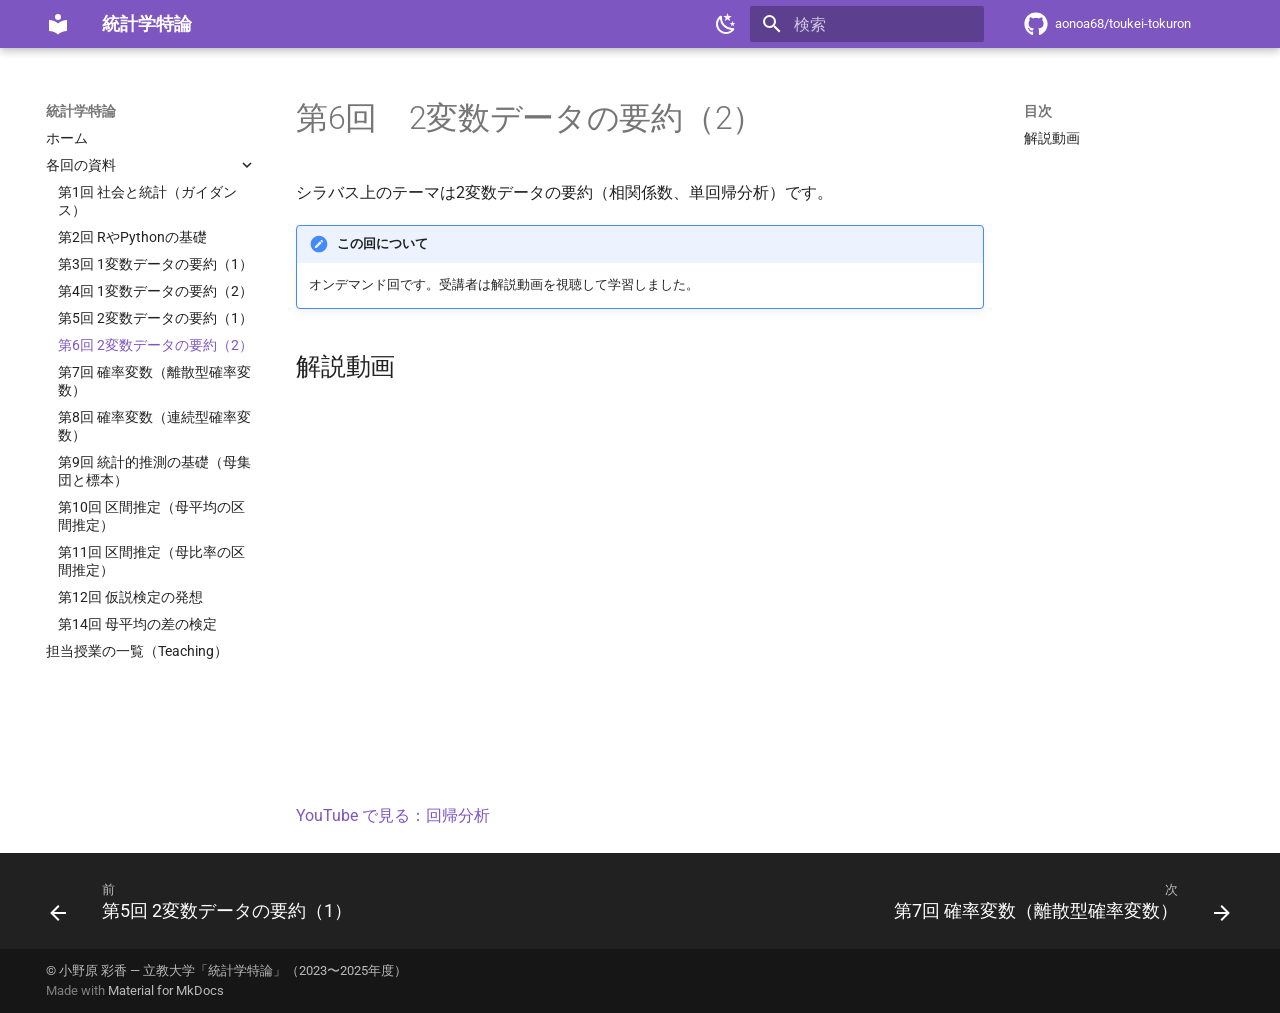
<file: week06/index.html>
<!doctype html>
<html lang="ja" class="no-js">
  <head>
    
      <meta charset="utf-8">
      <meta name="viewport" content="width=device-width,initial-scale=1">
      
        <meta name="description" content="立教大学「統計学特論」2025年度 授業資料（過去の担当授業）">
      
      
        <meta name="author" content="小野原 彩香">
      
      
        <link rel="canonical" href="https://aonoa68.github.io/toukei-tokuron/week06/">
      
      
        <link rel="prev" href="../week05/">
      
      
        <link rel="next" href="../week07/">
      
      
        
      
      
      <link rel="icon" href="../assets/images/favicon.png">
      <meta name="generator" content="mkdocs-1.6.1, mkdocs-material-9.7.6">
    
    
      
        <title>第6回 2変数データの要約（2） - 統計学特論</title>
      
    
    
      <link rel="stylesheet" href="../assets/stylesheets/main.484c7ddc.min.css">
      
        
        <link rel="stylesheet" href="../assets/stylesheets/palette.ab4e12ef.min.css">
      
      


    
    
      
    
    
      
        
        
        <link rel="preconnect" href="https://fonts.gstatic.com" crossorigin>
        <link rel="stylesheet" href="https://fonts.googleapis.com/css?family=Roboto:300,300i,400,400i,700,700i%7CRoboto+Mono:400,400i,700,700i&display=fallback">
        <style>:root{--md-text-font:"Roboto";--md-code-font:"Roboto Mono"}</style>
      
    
    
      <link rel="stylesheet" href="../stylesheets/extra.css">
    
    <script>__md_scope=new URL("..",location),__md_hash=e=>[...e].reduce(((e,_)=>(e<<5)-e+_.charCodeAt(0)),0),__md_get=(e,_=localStorage,t=__md_scope)=>JSON.parse(_.getItem(t.pathname+"."+e)),__md_set=(e,_,t=localStorage,a=__md_scope)=>{try{t.setItem(a.pathname+"."+e,JSON.stringify(_))}catch(e){}}</script>
    
      

    
    
  </head>
  
  
    
    
      
    
    
    
    
    <body dir="ltr" data-md-color-scheme="default" data-md-color-primary="deep-purple" data-md-color-accent="deep-purple">
  
    
    <input class="md-toggle" data-md-toggle="drawer" type="checkbox" id="__drawer" autocomplete="off">
    <input class="md-toggle" data-md-toggle="search" type="checkbox" id="__search" autocomplete="off">
    <label class="md-overlay" for="__drawer"></label>
    <div data-md-component="skip">
      
        
        <a href="#6-22" class="md-skip">
          コンテンツにスキップ
        </a>
      
    </div>
    <div data-md-component="announce">
      
    </div>
    
    
      

  

<header class="md-header md-header--shadow" data-md-component="header">
  <nav class="md-header__inner md-grid" aria-label="ヘッダー">
    <a href=".." title="統計学特論" class="md-header__button md-logo" aria-label="統計学特論" data-md-component="logo">
      
  
  <svg xmlns="http://www.w3.org/2000/svg" viewBox="0 0 24 24"><path d="M12 8a3 3 0 0 0 3-3 3 3 0 0 0-3-3 3 3 0 0 0-3 3 3 3 0 0 0 3 3m0 3.54C9.64 9.35 6.5 8 3 8v11c3.5 0 6.64 1.35 9 3.54 2.36-2.19 5.5-3.54 9-3.54V8c-3.5 0-6.64 1.35-9 3.54"/></svg>

    </a>
    <label class="md-header__button md-icon" for="__drawer">
      
      <svg xmlns="http://www.w3.org/2000/svg" viewBox="0 0 24 24"><path d="M3 6h18v2H3zm0 5h18v2H3zm0 5h18v2H3z"/></svg>
    </label>
    <div class="md-header__title" data-md-component="header-title">
      <div class="md-header__ellipsis">
        <div class="md-header__topic">
          <span class="md-ellipsis">
            統計学特論
          </span>
        </div>
        <div class="md-header__topic" data-md-component="header-topic">
          <span class="md-ellipsis">
            
              第6回 2変数データの要約（2）
            
          </span>
        </div>
      </div>
    </div>
    
      
        <form class="md-header__option" data-md-component="palette">
  
    
    
    
    <input class="md-option" data-md-color-media="(prefers-color-scheme: light)" data-md-color-scheme="default" data-md-color-primary="deep-purple" data-md-color-accent="deep-purple"  aria-label="ダークモードに切り替え"  type="radio" name="__palette" id="__palette_0">
    
      <label class="md-header__button md-icon" title="ダークモードに切り替え" for="__palette_1" hidden>
        <svg xmlns="http://www.w3.org/2000/svg" viewBox="0 0 24 24"><path d="m17.75 4.09-2.53 1.94.91 3.06-2.63-1.81-2.63 1.81.91-3.06-2.53-1.94L12.44 4l1.06-3 1.06 3zm3.5 6.91-1.64 1.25.59 1.98-1.7-1.17-1.7 1.17.59-1.98L15.75 11l2.06-.05L18.5 9l.69 1.95zm-2.28 4.95c.83-.08 1.72 1.1 1.19 1.85-.32.45-.66.87-1.08 1.27C15.17 23 8.84 23 4.94 19.07c-3.91-3.9-3.91-10.24 0-14.14.4-.4.82-.76 1.27-1.08.75-.53 1.93.36 1.85 1.19-.27 2.86.69 5.83 2.89 8.02a9.96 9.96 0 0 0 8.02 2.89m-1.64 2.02a12.08 12.08 0 0 1-7.8-3.47c-2.17-2.19-3.33-5-3.49-7.82-2.81 3.14-2.7 7.96.31 10.98 3.02 3.01 7.84 3.12 10.98.31"/></svg>
      </label>
    
  
    
    
    
    <input class="md-option" data-md-color-media="(prefers-color-scheme: dark)" data-md-color-scheme="slate" data-md-color-primary="deep-purple" data-md-color-accent="deep-purple"  aria-label="ライトモードに切り替え"  type="radio" name="__palette" id="__palette_1">
    
      <label class="md-header__button md-icon" title="ライトモードに切り替え" for="__palette_0" hidden>
        <svg xmlns="http://www.w3.org/2000/svg" viewBox="0 0 24 24"><path d="M12 7a5 5 0 0 1 5 5 5 5 0 0 1-5 5 5 5 0 0 1-5-5 5 5 0 0 1 5-5m0 2a3 3 0 0 0-3 3 3 3 0 0 0 3 3 3 3 0 0 0 3-3 3 3 0 0 0-3-3m0-7 2.39 3.42C13.65 5.15 12.84 5 12 5s-1.65.15-2.39.42zM3.34 7l4.16-.35A7.2 7.2 0 0 0 5.94 8.5c-.44.74-.69 1.5-.83 2.29zm.02 10 1.76-3.77a7.131 7.131 0 0 0 2.38 4.14zM20.65 7l-1.77 3.79a7.02 7.02 0 0 0-2.38-4.15zm-.01 10-4.14.36c.59-.51 1.12-1.14 1.54-1.86.42-.73.69-1.5.83-2.29zM12 22l-2.41-3.44c.74.27 1.55.44 2.41.44.82 0 1.63-.17 2.37-.44z"/></svg>
      </label>
    
  
</form>
      
    
    
      <script>var palette=__md_get("__palette");if(palette&&palette.color){if("(prefers-color-scheme)"===palette.color.media){var media=matchMedia("(prefers-color-scheme: light)"),input=document.querySelector(media.matches?"[data-md-color-media='(prefers-color-scheme: light)']":"[data-md-color-media='(prefers-color-scheme: dark)']");palette.color.media=input.getAttribute("data-md-color-media"),palette.color.scheme=input.getAttribute("data-md-color-scheme"),palette.color.primary=input.getAttribute("data-md-color-primary"),palette.color.accent=input.getAttribute("data-md-color-accent")}for(var[key,value]of Object.entries(palette.color))document.body.setAttribute("data-md-color-"+key,value)}</script>
    
    
    
      
      
        <label class="md-header__button md-icon" for="__search">
          
          <svg xmlns="http://www.w3.org/2000/svg" viewBox="0 0 24 24"><path d="M9.5 3A6.5 6.5 0 0 1 16 9.5c0 1.61-.59 3.09-1.56 4.23l.27.27h.79l5 5-1.5 1.5-5-5v-.79l-.27-.27A6.52 6.52 0 0 1 9.5 16 6.5 6.5 0 0 1 3 9.5 6.5 6.5 0 0 1 9.5 3m0 2C7 5 5 7 5 9.5S7 14 9.5 14 14 12 14 9.5 12 5 9.5 5"/></svg>
        </label>
        <div class="md-search" data-md-component="search" role="dialog">
  <label class="md-search__overlay" for="__search"></label>
  <div class="md-search__inner" role="search">
    <form class="md-search__form" name="search">
      <input type="text" class="md-search__input" name="query" aria-label="検索" placeholder="検索" autocapitalize="off" autocorrect="off" autocomplete="off" spellcheck="false" data-md-component="search-query" required>
      <label class="md-search__icon md-icon" for="__search">
        
        <svg xmlns="http://www.w3.org/2000/svg" viewBox="0 0 24 24"><path d="M9.5 3A6.5 6.5 0 0 1 16 9.5c0 1.61-.59 3.09-1.56 4.23l.27.27h.79l5 5-1.5 1.5-5-5v-.79l-.27-.27A6.52 6.52 0 0 1 9.5 16 6.5 6.5 0 0 1 3 9.5 6.5 6.5 0 0 1 9.5 3m0 2C7 5 5 7 5 9.5S7 14 9.5 14 14 12 14 9.5 12 5 9.5 5"/></svg>
        
        <svg xmlns="http://www.w3.org/2000/svg" viewBox="0 0 24 24"><path d="M20 11v2H8l5.5 5.5-1.42 1.42L4.16 12l7.92-7.92L13.5 5.5 8 11z"/></svg>
      </label>
      <nav class="md-search__options" aria-label="検索">
        
        <button type="reset" class="md-search__icon md-icon" title="クリア" aria-label="クリア" tabindex="-1">
          
          <svg xmlns="http://www.w3.org/2000/svg" viewBox="0 0 24 24"><path d="M19 6.41 17.59 5 12 10.59 6.41 5 5 6.41 10.59 12 5 17.59 6.41 19 12 13.41 17.59 19 19 17.59 13.41 12z"/></svg>
        </button>
      </nav>
      
        <div class="md-search__suggest" data-md-component="search-suggest"></div>
      
    </form>
    <div class="md-search__output">
      <div class="md-search__scrollwrap" tabindex="0" data-md-scrollfix>
        <div class="md-search-result" data-md-component="search-result">
          <div class="md-search-result__meta">
            検索を初期化
          </div>
          <ol class="md-search-result__list" role="presentation"></ol>
        </div>
      </div>
    </div>
  </div>
</div>
      
    
    
      <div class="md-header__source">
        <a href="https://github.com/aonoa68/toukei-tokuron" title="リポジトリへ" class="md-source" data-md-component="source">
  <div class="md-source__icon md-icon">
    
    <svg xmlns="http://www.w3.org/2000/svg" viewBox="0 0 512 512"><!--! Font Awesome Free 7.1.0 by @fontawesome - https://fontawesome.com License - https://fontawesome.com/license/free (Icons: CC BY 4.0, Fonts: SIL OFL 1.1, Code: MIT License) Copyright 2025 Fonticons, Inc.--><path d="M173.9 397.4c0 2-2.3 3.6-5.2 3.6-3.3.3-5.6-1.3-5.6-3.6 0-2 2.3-3.6 5.2-3.6 3-.3 5.6 1.3 5.6 3.6m-31.1-4.5c-.7 2 1.3 4.3 4.3 4.9 2.6 1 5.6 0 6.2-2s-1.3-4.3-4.3-5.2c-2.6-.7-5.5.3-6.2 2.3m44.2-1.7c-2.9.7-4.9 2.6-4.6 4.9.3 2 2.9 3.3 5.9 2.6 2.9-.7 4.9-2.6 4.6-4.6-.3-1.9-3-3.2-5.9-2.9M252.8 8C114.1 8 8 113.3 8 252c0 110.9 69.8 205.8 169.5 239.2 12.8 2.3 17.3-5.6 17.3-12.1 0-6.2-.3-40.4-.3-61.4 0 0-70 15-84.7-29.8 0 0-11.4-29.1-27.8-36.6 0 0-22.9-15.7 1.6-15.4 0 0 24.9 2 38.6 25.8 21.9 38.6 58.6 27.5 72.9 20.9 2.3-16 8.8-27.1 16-33.7-55.9-6.2-112.3-14.3-112.3-110.5 0-27.5 7.6-41.3 23.6-58.9-2.6-6.5-11.1-33.3 2.6-67.9 20.9-6.5 69 27 69 27 20-5.6 41.5-8.5 62.8-8.5s42.8 2.9 62.8 8.5c0 0 48.1-33.6 69-27 13.7 34.7 5.2 61.4 2.6 67.9 16 17.7 25.8 31.5 25.8 58.9 0 96.5-58.9 104.2-114.8 110.5 9.2 7.9 17 22.9 17 46.4 0 33.7-.3 75.4-.3 83.6 0 6.5 4.6 14.4 17.3 12.1C436.2 457.8 504 362.9 504 252 504 113.3 391.5 8 252.8 8M105.2 352.9c-1.3 1-1 3.3.7 5.2 1.6 1.6 3.9 2.3 5.2 1 1.3-1 1-3.3-.7-5.2-1.6-1.6-3.9-2.3-5.2-1m-10.8-8.1c-.7 1.3.3 2.9 2.3 3.9 1.6 1 3.6.7 4.3-.7.7-1.3-.3-2.9-2.3-3.9-2-.6-3.6-.3-4.3.7m32.4 35.6c-1.6 1.3-1 4.3 1.3 6.2 2.3 2.3 5.2 2.6 6.5 1 1.3-1.3.7-4.3-1.3-6.2-2.2-2.3-5.2-2.6-6.5-1m-11.4-14.7c-1.6 1-1.6 3.6 0 5.9s4.3 3.3 5.6 2.3c1.6-1.3 1.6-3.9 0-6.2-1.4-2.3-4-3.3-5.6-2"/></svg>
  </div>
  <div class="md-source__repository">
    aonoa68/toukei-tokuron
  </div>
</a>
      </div>
    
  </nav>
  
</header>
    
    <div class="md-container" data-md-component="container">
      
      
        
          
        
      
      <main class="md-main" data-md-component="main">
        <div class="md-main__inner md-grid">
          
            
              
              <div class="md-sidebar md-sidebar--primary" data-md-component="sidebar" data-md-type="navigation" >
                <div class="md-sidebar__scrollwrap">
                  <div class="md-sidebar__inner">
                    



<nav class="md-nav md-nav--primary" aria-label="ナビゲーション" data-md-level="0">
  <label class="md-nav__title" for="__drawer">
    <a href=".." title="統計学特論" class="md-nav__button md-logo" aria-label="統計学特論" data-md-component="logo">
      
  
  <svg xmlns="http://www.w3.org/2000/svg" viewBox="0 0 24 24"><path d="M12 8a3 3 0 0 0 3-3 3 3 0 0 0-3-3 3 3 0 0 0-3 3 3 3 0 0 0 3 3m0 3.54C9.64 9.35 6.5 8 3 8v11c3.5 0 6.64 1.35 9 3.54 2.36-2.19 5.5-3.54 9-3.54V8c-3.5 0-6.64 1.35-9 3.54"/></svg>

    </a>
    統計学特論
  </label>
  
    <div class="md-nav__source">
      <a href="https://github.com/aonoa68/toukei-tokuron" title="リポジトリへ" class="md-source" data-md-component="source">
  <div class="md-source__icon md-icon">
    
    <svg xmlns="http://www.w3.org/2000/svg" viewBox="0 0 512 512"><!--! Font Awesome Free 7.1.0 by @fontawesome - https://fontawesome.com License - https://fontawesome.com/license/free (Icons: CC BY 4.0, Fonts: SIL OFL 1.1, Code: MIT License) Copyright 2025 Fonticons, Inc.--><path d="M173.9 397.4c0 2-2.3 3.6-5.2 3.6-3.3.3-5.6-1.3-5.6-3.6 0-2 2.3-3.6 5.2-3.6 3-.3 5.6 1.3 5.6 3.6m-31.1-4.5c-.7 2 1.3 4.3 4.3 4.9 2.6 1 5.6 0 6.2-2s-1.3-4.3-4.3-5.2c-2.6-.7-5.5.3-6.2 2.3m44.2-1.7c-2.9.7-4.9 2.6-4.6 4.9.3 2 2.9 3.3 5.9 2.6 2.9-.7 4.9-2.6 4.6-4.6-.3-1.9-3-3.2-5.9-2.9M252.8 8C114.1 8 8 113.3 8 252c0 110.9 69.8 205.8 169.5 239.2 12.8 2.3 17.3-5.6 17.3-12.1 0-6.2-.3-40.4-.3-61.4 0 0-70 15-84.7-29.8 0 0-11.4-29.1-27.8-36.6 0 0-22.9-15.7 1.6-15.4 0 0 24.9 2 38.6 25.8 21.9 38.6 58.6 27.5 72.9 20.9 2.3-16 8.8-27.1 16-33.7-55.9-6.2-112.3-14.3-112.3-110.5 0-27.5 7.6-41.3 23.6-58.9-2.6-6.5-11.1-33.3 2.6-67.9 20.9-6.5 69 27 69 27 20-5.6 41.5-8.5 62.8-8.5s42.8 2.9 62.8 8.5c0 0 48.1-33.6 69-27 13.7 34.7 5.2 61.4 2.6 67.9 16 17.7 25.8 31.5 25.8 58.9 0 96.5-58.9 104.2-114.8 110.5 9.2 7.9 17 22.9 17 46.4 0 33.7-.3 75.4-.3 83.6 0 6.5 4.6 14.4 17.3 12.1C436.2 457.8 504 362.9 504 252 504 113.3 391.5 8 252.8 8M105.2 352.9c-1.3 1-1 3.3.7 5.2 1.6 1.6 3.9 2.3 5.2 1 1.3-1 1-3.3-.7-5.2-1.6-1.6-3.9-2.3-5.2-1m-10.8-8.1c-.7 1.3.3 2.9 2.3 3.9 1.6 1 3.6.7 4.3-.7.7-1.3-.3-2.9-2.3-3.9-2-.6-3.6-.3-4.3.7m32.4 35.6c-1.6 1.3-1 4.3 1.3 6.2 2.3 2.3 5.2 2.6 6.5 1 1.3-1.3.7-4.3-1.3-6.2-2.2-2.3-5.2-2.6-6.5-1m-11.4-14.7c-1.6 1-1.6 3.6 0 5.9s4.3 3.3 5.6 2.3c1.6-1.3 1.6-3.9 0-6.2-1.4-2.3-4-3.3-5.6-2"/></svg>
  </div>
  <div class="md-source__repository">
    aonoa68/toukei-tokuron
  </div>
</a>
    </div>
  
  <ul class="md-nav__list" data-md-scrollfix>
    
      
      
  
  
  
  
    <li class="md-nav__item">
      <a href=".." class="md-nav__link">
        
  
  
  <span class="md-ellipsis">
    
  
    ホーム
  

    
  </span>
  
  

      </a>
    </li>
  

    
      
      
  
  
    
  
  
  
    
    
    
    
    
    <li class="md-nav__item md-nav__item--active md-nav__item--nested">
      
        
        
        <input class="md-nav__toggle md-toggle " type="checkbox" id="__nav_2" checked>
        
          
          <label class="md-nav__link" for="__nav_2" id="__nav_2_label" tabindex="0">
            
  
  
  <span class="md-ellipsis">
    
  
    各回の資料
  

    
  </span>
  
  

            <span class="md-nav__icon md-icon"></span>
          </label>
        
        <nav class="md-nav" data-md-level="1" aria-labelledby="__nav_2_label" aria-expanded="true">
          <label class="md-nav__title" for="__nav_2">
            <span class="md-nav__icon md-icon"></span>
            
  
    各回の資料
  

          </label>
          <ul class="md-nav__list" data-md-scrollfix>
            
              
                
  
  
  
  
    <li class="md-nav__item">
      <a href="../week01/" class="md-nav__link">
        
  
  
  <span class="md-ellipsis">
    
  
    第1回 社会と統計（ガイダンス）
  

    
  </span>
  
  

      </a>
    </li>
  

              
            
              
                
  
  
  
  
    <li class="md-nav__item">
      <a href="../week02/" class="md-nav__link">
        
  
  
  <span class="md-ellipsis">
    
  
    第2回 RやPythonの基礎
  

    
  </span>
  
  

      </a>
    </li>
  

              
            
              
                
  
  
  
  
    <li class="md-nav__item">
      <a href="../week03/" class="md-nav__link">
        
  
  
  <span class="md-ellipsis">
    
  
    第3回 1変数データの要約（1）
  

    
  </span>
  
  

      </a>
    </li>
  

              
            
              
                
  
  
  
  
    <li class="md-nav__item">
      <a href="../week04/" class="md-nav__link">
        
  
  
  <span class="md-ellipsis">
    
  
    第4回 1変数データの要約（2）
  

    
  </span>
  
  

      </a>
    </li>
  

              
            
              
                
  
  
  
  
    <li class="md-nav__item">
      <a href="../week05/" class="md-nav__link">
        
  
  
  <span class="md-ellipsis">
    
  
    第5回 2変数データの要約（1）
  

    
  </span>
  
  

      </a>
    </li>
  

              
            
              
                
  
  
    
  
  
  
    <li class="md-nav__item md-nav__item--active">
      
      <input class="md-nav__toggle md-toggle" type="checkbox" id="__toc">
      
      
        
      
      
        <label class="md-nav__link md-nav__link--active" for="__toc">
          
  
  
  <span class="md-ellipsis">
    
  
    第6回 2変数データの要約（2）
  

    
  </span>
  
  

          <span class="md-nav__icon md-icon"></span>
        </label>
      
      <a href="./" class="md-nav__link md-nav__link--active">
        
  
  
  <span class="md-ellipsis">
    
  
    第6回 2変数データの要約（2）
  

    
  </span>
  
  

      </a>
      
        

<nav class="md-nav md-nav--secondary" aria-label="目次">
  
  
  
    
  
  
    <label class="md-nav__title" for="__toc">
      <span class="md-nav__icon md-icon"></span>
      目次
    </label>
    <ul class="md-nav__list" data-md-component="toc" data-md-scrollfix>
      
        <li class="md-nav__item">
  <a href="#_1" class="md-nav__link">
    <span class="md-ellipsis">
      
        解説動画
      
    </span>
  </a>
  
</li>
      
    </ul>
  
</nav>
      
    </li>
  

              
            
              
                
  
  
  
  
    <li class="md-nav__item">
      <a href="../week07/" class="md-nav__link">
        
  
  
  <span class="md-ellipsis">
    
  
    第7回 確率変数（離散型確率変数）
  

    
  </span>
  
  

      </a>
    </li>
  

              
            
              
                
  
  
  
  
    <li class="md-nav__item">
      <a href="../week08/" class="md-nav__link">
        
  
  
  <span class="md-ellipsis">
    
  
    第8回 確率変数（連続型確率変数）
  

    
  </span>
  
  

      </a>
    </li>
  

              
            
              
                
  
  
  
  
    <li class="md-nav__item">
      <a href="../week09/" class="md-nav__link">
        
  
  
  <span class="md-ellipsis">
    
  
    第9回 統計的推測の基礎（母集団と標本）
  

    
  </span>
  
  

      </a>
    </li>
  

              
            
              
                
  
  
  
  
    <li class="md-nav__item">
      <a href="../week10/" class="md-nav__link">
        
  
  
  <span class="md-ellipsis">
    
  
    第10回 区間推定（母平均の区間推定）
  

    
  </span>
  
  

      </a>
    </li>
  

              
            
              
                
  
  
  
  
    <li class="md-nav__item">
      <a href="../week11/" class="md-nav__link">
        
  
  
  <span class="md-ellipsis">
    
  
    第11回 区間推定（母比率の区間推定）
  

    
  </span>
  
  

      </a>
    </li>
  

              
            
              
                
  
  
  
  
    <li class="md-nav__item">
      <a href="../week12/" class="md-nav__link">
        
  
  
  <span class="md-ellipsis">
    
  
    第12回 仮説検定の発想
  

    
  </span>
  
  

      </a>
    </li>
  

              
            
              
                
  
  
  
  
    <li class="md-nav__item">
      <a href="../week14/" class="md-nav__link">
        
  
  
  <span class="md-ellipsis">
    
  
    第14回 母平均の差の検定
  

    
  </span>
  
  

      </a>
    </li>
  

              
            
          </ul>
        </nav>
      
    </li>
  

    
      
      
  
  
  
  
    <li class="md-nav__item">
      <a href="https://aonoa68.github.io/teaching/" class="md-nav__link">
        
  
  
  <span class="md-ellipsis">
    
  
    担当授業の一覧（Teaching）
  

    
  </span>
  
  

      </a>
    </li>
  

    
  </ul>
</nav>
                  </div>
                </div>
              </div>
            
            
              
              <div class="md-sidebar md-sidebar--secondary" data-md-component="sidebar" data-md-type="toc" >
                <div class="md-sidebar__scrollwrap">
                  <div class="md-sidebar__inner">
                    

<nav class="md-nav md-nav--secondary" aria-label="目次">
  
  
  
    
  
  
    <label class="md-nav__title" for="__toc">
      <span class="md-nav__icon md-icon"></span>
      目次
    </label>
    <ul class="md-nav__list" data-md-component="toc" data-md-scrollfix>
      
        <li class="md-nav__item">
  <a href="#_1" class="md-nav__link">
    <span class="md-ellipsis">
      
        解説動画
      
    </span>
  </a>
  
</li>
      
    </ul>
  
</nav>
                  </div>
                </div>
              </div>
            
          
          
            <div class="md-content" data-md-component="content">
              
              <article class="md-content__inner md-typeset">
                
                  


  
  


<h1 id="6-22">第6回　2変数データの要約（2）<a class="headerlink" href="#6-22" title="Permanent link">&para;</a></h1>
<p>シラバス上のテーマは2変数データの要約（相関係数、単回帰分析）です。</p>
<div class="admonition note">
<p class="admonition-title">この回について</p>
<p>オンデマンド回です。受講者は解説動画を視聴して学習しました。</p>
</div>
<h2 id="_1">解説動画<a class="headerlink" href="#_1" title="Permanent link">&para;</a></h2>
<div class="video-wrap"><iframe src="https://www.youtube-nocookie.com/embed/fR9lmPQg11E" title="回帰分析" loading="lazy" allowfullscreen allow="accelerometer; clipboard-write; encrypted-media; gyroscope; picture-in-picture"></iframe></div>

<p><a href="https://www.youtube.com/watch?v=fR9lmPQg11E">YouTube で見る：回帰分析</a></p>












                
              </article>
            </div>
          
          
<script>var target=document.getElementById(location.hash.slice(1));target&&target.name&&(target.checked=target.name.startsWith("__tabbed_"))</script>
        </div>
        
          <button type="button" class="md-top md-icon" data-md-component="top" hidden>
  
  <svg xmlns="http://www.w3.org/2000/svg" viewBox="0 0 24 24"><path d="M13 20h-2V8l-5.5 5.5-1.42-1.42L12 4.16l7.92 7.92-1.42 1.42L13 8z"/></svg>
  ページトップへ戻る
</button>
        
      </main>
      
        <footer class="md-footer">
  
    
      
      <nav class="md-footer__inner md-grid" aria-label="フッター" >
        
          
          <a href="../week05/" class="md-footer__link md-footer__link--prev" aria-label="前: 第5回 2変数データの要約（1）">
            <div class="md-footer__button md-icon">
              
              <svg xmlns="http://www.w3.org/2000/svg" viewBox="0 0 24 24"><path d="M20 11v2H8l5.5 5.5-1.42 1.42L4.16 12l7.92-7.92L13.5 5.5 8 11z"/></svg>
            </div>
            <div class="md-footer__title">
              <span class="md-footer__direction">
                前
              </span>
              <div class="md-ellipsis">
                第5回 2変数データの要約（1）
              </div>
            </div>
          </a>
        
        
          
          <a href="../week07/" class="md-footer__link md-footer__link--next" aria-label="次: 第7回 確率変数（離散型確率変数）">
            <div class="md-footer__title">
              <span class="md-footer__direction">
                次
              </span>
              <div class="md-ellipsis">
                第7回 確率変数（離散型確率変数）
              </div>
            </div>
            <div class="md-footer__button md-icon">
              
              <svg xmlns="http://www.w3.org/2000/svg" viewBox="0 0 24 24"><path d="M4 11v2h12l-5.5 5.5 1.42 1.42L19.84 12l-7.92-7.92L10.5 5.5 16 11z"/></svg>
            </div>
          </a>
        
      </nav>
    
  
  <div class="md-footer-meta md-typeset">
    <div class="md-footer-meta__inner md-grid">
      <div class="md-copyright">
  
    <div class="md-copyright__highlight">
      © 小野原 彩香 — 立教大学「統計学特論」（2023〜2025年度）
    </div>
  
  
    Made with
    <a href="https://squidfunk.github.io/mkdocs-material/" target="_blank" rel="noopener">
      Material for MkDocs
    </a>
  
</div>
      
    </div>
  </div>
</footer>
      
    </div>
    <div class="md-dialog" data-md-component="dialog">
      <div class="md-dialog__inner md-typeset"></div>
    </div>
    
    
    
      
      
      <script id="__config" type="application/json">{"annotate": null, "base": "..", "features": ["navigation.tracking", "navigation.top", "navigation.footer", "search.suggest", "search.highlight", "toc.follow"], "search": "../assets/javascripts/workers/search.2c215733.min.js", "tags": null, "translations": {"clipboard.copied": "\u30b3\u30d4\u30fc\u3057\u307e\u3057\u305f", "clipboard.copy": "\u30af\u30ea\u30c3\u30d7\u30dc\u30fc\u30c9\u3078\u30b3\u30d4\u30fc", "search.result.more.one": "\u3053\u306e\u30da\u30fc\u30b8\u5185\u306b\u3082\u30461\u4ef6\u898b\u3064\u304b\u308a\u307e\u3057\u305f", "search.result.more.other": "\u3053\u306e\u30da\u30fc\u30b8\u5185\u306b\u3042\u3068#\u4ef6\u898b\u3064\u304b\u308a\u307e\u3057\u305f", "search.result.none": "\u4f55\u3082\u898b\u3064\u304b\u308a\u307e\u305b\u3093\u3067\u3057\u305f", "search.result.one": "1\u4ef6\u898b\u3064\u304b\u308a\u307e\u3057\u305f", "search.result.other": "#\u4ef6\u898b\u3064\u304b\u308a\u307e\u3057\u305f", "search.result.placeholder": "\u691c\u7d22\u30ad\u30fc\u30ef\u30fc\u30c9\u3092\u5165\u529b\u3057\u3066\u304f\u3060\u3055\u3044", "search.result.term.missing": "\u691c\u7d22\u306b\u542b\u307e\u308c\u306a\u3044", "select.version": "\u30d0\u30fc\u30b8\u30e7\u30f3\u5207\u308a\u66ff\u3048"}, "version": null}</script>
    
    
      <script src="../assets/javascripts/bundle.79ae519e.min.js"></script>
      
    
  </body>
</html>
</file>
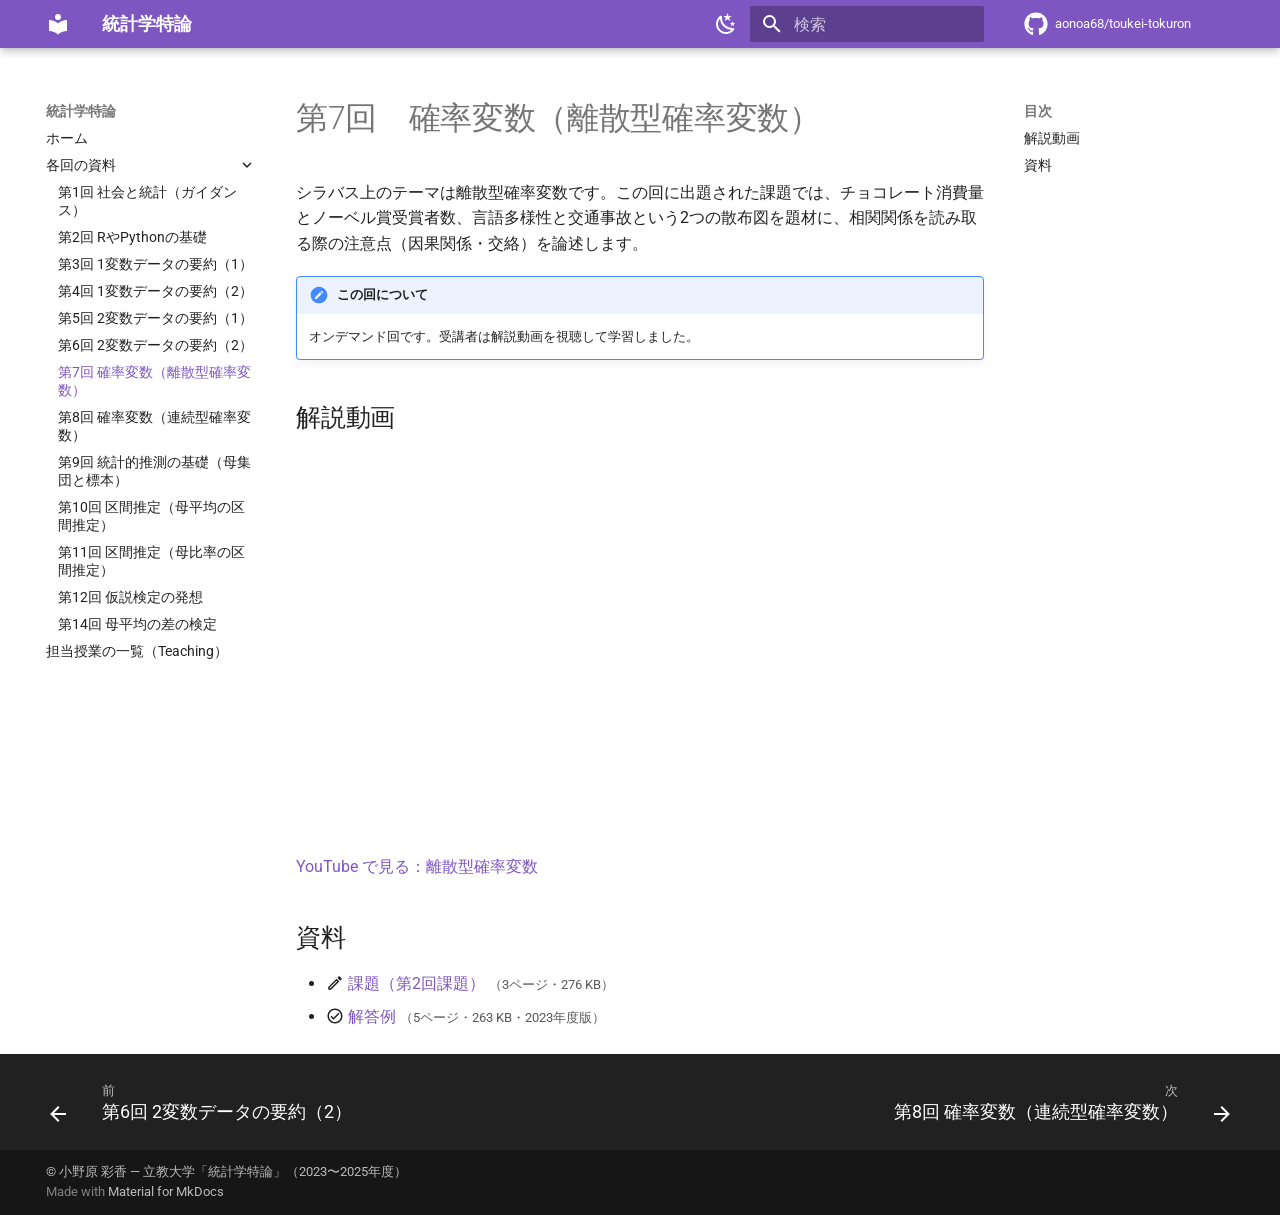
<file: week07/index.html>
<!doctype html>
<html lang="ja" class="no-js">
  <head>
    
      <meta charset="utf-8">
      <meta name="viewport" content="width=device-width,initial-scale=1">
      
        <meta name="description" content="立教大学「統計学特論」2025年度 授業資料（過去の担当授業）">
      
      
        <meta name="author" content="小野原 彩香">
      
      
        <link rel="canonical" href="https://aonoa68.github.io/toukei-tokuron/week07/">
      
      
        <link rel="prev" href="../week06/">
      
      
        <link rel="next" href="../week08/">
      
      
        
      
      
      <link rel="icon" href="../assets/images/favicon.png">
      <meta name="generator" content="mkdocs-1.6.1, mkdocs-material-9.7.6">
    
    
      
        <title>第7回 確率変数（離散型確率変数） - 統計学特論</title>
      
    
    
      <link rel="stylesheet" href="../assets/stylesheets/main.484c7ddc.min.css">
      
        
        <link rel="stylesheet" href="../assets/stylesheets/palette.ab4e12ef.min.css">
      
      


    
    
      
    
    
      
        
        
        <link rel="preconnect" href="https://fonts.gstatic.com" crossorigin>
        <link rel="stylesheet" href="https://fonts.googleapis.com/css?family=Roboto:300,300i,400,400i,700,700i%7CRoboto+Mono:400,400i,700,700i&display=fallback">
        <style>:root{--md-text-font:"Roboto";--md-code-font:"Roboto Mono"}</style>
      
    
    
      <link rel="stylesheet" href="../stylesheets/extra.css">
    
    <script>__md_scope=new URL("..",location),__md_hash=e=>[...e].reduce(((e,_)=>(e<<5)-e+_.charCodeAt(0)),0),__md_get=(e,_=localStorage,t=__md_scope)=>JSON.parse(_.getItem(t.pathname+"."+e)),__md_set=(e,_,t=localStorage,a=__md_scope)=>{try{t.setItem(a.pathname+"."+e,JSON.stringify(_))}catch(e){}}</script>
    
      

    
    
  </head>
  
  
    
    
      
    
    
    
    
    <body dir="ltr" data-md-color-scheme="default" data-md-color-primary="deep-purple" data-md-color-accent="deep-purple">
  
    
    <input class="md-toggle" data-md-toggle="drawer" type="checkbox" id="__drawer" autocomplete="off">
    <input class="md-toggle" data-md-toggle="search" type="checkbox" id="__search" autocomplete="off">
    <label class="md-overlay" for="__drawer"></label>
    <div data-md-component="skip">
      
        
        <a href="#7" class="md-skip">
          コンテンツにスキップ
        </a>
      
    </div>
    <div data-md-component="announce">
      
    </div>
    
    
      

  

<header class="md-header md-header--shadow" data-md-component="header">
  <nav class="md-header__inner md-grid" aria-label="ヘッダー">
    <a href=".." title="統計学特論" class="md-header__button md-logo" aria-label="統計学特論" data-md-component="logo">
      
  
  <svg xmlns="http://www.w3.org/2000/svg" viewBox="0 0 24 24"><path d="M12 8a3 3 0 0 0 3-3 3 3 0 0 0-3-3 3 3 0 0 0-3 3 3 3 0 0 0 3 3m0 3.54C9.64 9.35 6.5 8 3 8v11c3.5 0 6.64 1.35 9 3.54 2.36-2.19 5.5-3.54 9-3.54V8c-3.5 0-6.64 1.35-9 3.54"/></svg>

    </a>
    <label class="md-header__button md-icon" for="__drawer">
      
      <svg xmlns="http://www.w3.org/2000/svg" viewBox="0 0 24 24"><path d="M3 6h18v2H3zm0 5h18v2H3zm0 5h18v2H3z"/></svg>
    </label>
    <div class="md-header__title" data-md-component="header-title">
      <div class="md-header__ellipsis">
        <div class="md-header__topic">
          <span class="md-ellipsis">
            統計学特論
          </span>
        </div>
        <div class="md-header__topic" data-md-component="header-topic">
          <span class="md-ellipsis">
            
              第7回 確率変数（離散型確率変数）
            
          </span>
        </div>
      </div>
    </div>
    
      
        <form class="md-header__option" data-md-component="palette">
  
    
    
    
    <input class="md-option" data-md-color-media="(prefers-color-scheme: light)" data-md-color-scheme="default" data-md-color-primary="deep-purple" data-md-color-accent="deep-purple"  aria-label="ダークモードに切り替え"  type="radio" name="__palette" id="__palette_0">
    
      <label class="md-header__button md-icon" title="ダークモードに切り替え" for="__palette_1" hidden>
        <svg xmlns="http://www.w3.org/2000/svg" viewBox="0 0 24 24"><path d="m17.75 4.09-2.53 1.94.91 3.06-2.63-1.81-2.63 1.81.91-3.06-2.53-1.94L12.44 4l1.06-3 1.06 3zm3.5 6.91-1.64 1.25.59 1.98-1.7-1.17-1.7 1.17.59-1.98L15.75 11l2.06-.05L18.5 9l.69 1.95zm-2.28 4.95c.83-.08 1.72 1.1 1.19 1.85-.32.45-.66.87-1.08 1.27C15.17 23 8.84 23 4.94 19.07c-3.91-3.9-3.91-10.24 0-14.14.4-.4.82-.76 1.27-1.08.75-.53 1.93.36 1.85 1.19-.27 2.86.69 5.83 2.89 8.02a9.96 9.96 0 0 0 8.02 2.89m-1.64 2.02a12.08 12.08 0 0 1-7.8-3.47c-2.17-2.19-3.33-5-3.49-7.82-2.81 3.14-2.7 7.96.31 10.98 3.02 3.01 7.84 3.12 10.98.31"/></svg>
      </label>
    
  
    
    
    
    <input class="md-option" data-md-color-media="(prefers-color-scheme: dark)" data-md-color-scheme="slate" data-md-color-primary="deep-purple" data-md-color-accent="deep-purple"  aria-label="ライトモードに切り替え"  type="radio" name="__palette" id="__palette_1">
    
      <label class="md-header__button md-icon" title="ライトモードに切り替え" for="__palette_0" hidden>
        <svg xmlns="http://www.w3.org/2000/svg" viewBox="0 0 24 24"><path d="M12 7a5 5 0 0 1 5 5 5 5 0 0 1-5 5 5 5 0 0 1-5-5 5 5 0 0 1 5-5m0 2a3 3 0 0 0-3 3 3 3 0 0 0 3 3 3 3 0 0 0 3-3 3 3 0 0 0-3-3m0-7 2.39 3.42C13.65 5.15 12.84 5 12 5s-1.65.15-2.39.42zM3.34 7l4.16-.35A7.2 7.2 0 0 0 5.94 8.5c-.44.74-.69 1.5-.83 2.29zm.02 10 1.76-3.77a7.131 7.131 0 0 0 2.38 4.14zM20.65 7l-1.77 3.79a7.02 7.02 0 0 0-2.38-4.15zm-.01 10-4.14.36c.59-.51 1.12-1.14 1.54-1.86.42-.73.69-1.5.83-2.29zM12 22l-2.41-3.44c.74.27 1.55.44 2.41.44.82 0 1.63-.17 2.37-.44z"/></svg>
      </label>
    
  
</form>
      
    
    
      <script>var palette=__md_get("__palette");if(palette&&palette.color){if("(prefers-color-scheme)"===palette.color.media){var media=matchMedia("(prefers-color-scheme: light)"),input=document.querySelector(media.matches?"[data-md-color-media='(prefers-color-scheme: light)']":"[data-md-color-media='(prefers-color-scheme: dark)']");palette.color.media=input.getAttribute("data-md-color-media"),palette.color.scheme=input.getAttribute("data-md-color-scheme"),palette.color.primary=input.getAttribute("data-md-color-primary"),palette.color.accent=input.getAttribute("data-md-color-accent")}for(var[key,value]of Object.entries(palette.color))document.body.setAttribute("data-md-color-"+key,value)}</script>
    
    
    
      
      
        <label class="md-header__button md-icon" for="__search">
          
          <svg xmlns="http://www.w3.org/2000/svg" viewBox="0 0 24 24"><path d="M9.5 3A6.5 6.5 0 0 1 16 9.5c0 1.61-.59 3.09-1.56 4.23l.27.27h.79l5 5-1.5 1.5-5-5v-.79l-.27-.27A6.52 6.52 0 0 1 9.5 16 6.5 6.5 0 0 1 3 9.5 6.5 6.5 0 0 1 9.5 3m0 2C7 5 5 7 5 9.5S7 14 9.5 14 14 12 14 9.5 12 5 9.5 5"/></svg>
        </label>
        <div class="md-search" data-md-component="search" role="dialog">
  <label class="md-search__overlay" for="__search"></label>
  <div class="md-search__inner" role="search">
    <form class="md-search__form" name="search">
      <input type="text" class="md-search__input" name="query" aria-label="検索" placeholder="検索" autocapitalize="off" autocorrect="off" autocomplete="off" spellcheck="false" data-md-component="search-query" required>
      <label class="md-search__icon md-icon" for="__search">
        
        <svg xmlns="http://www.w3.org/2000/svg" viewBox="0 0 24 24"><path d="M9.5 3A6.5 6.5 0 0 1 16 9.5c0 1.61-.59 3.09-1.56 4.23l.27.27h.79l5 5-1.5 1.5-5-5v-.79l-.27-.27A6.52 6.52 0 0 1 9.5 16 6.5 6.5 0 0 1 3 9.5 6.5 6.5 0 0 1 9.5 3m0 2C7 5 5 7 5 9.5S7 14 9.5 14 14 12 14 9.5 12 5 9.5 5"/></svg>
        
        <svg xmlns="http://www.w3.org/2000/svg" viewBox="0 0 24 24"><path d="M20 11v2H8l5.5 5.5-1.42 1.42L4.16 12l7.92-7.92L13.5 5.5 8 11z"/></svg>
      </label>
      <nav class="md-search__options" aria-label="検索">
        
        <button type="reset" class="md-search__icon md-icon" title="クリア" aria-label="クリア" tabindex="-1">
          
          <svg xmlns="http://www.w3.org/2000/svg" viewBox="0 0 24 24"><path d="M19 6.41 17.59 5 12 10.59 6.41 5 5 6.41 10.59 12 5 17.59 6.41 19 12 13.41 17.59 19 19 17.59 13.41 12z"/></svg>
        </button>
      </nav>
      
        <div class="md-search__suggest" data-md-component="search-suggest"></div>
      
    </form>
    <div class="md-search__output">
      <div class="md-search__scrollwrap" tabindex="0" data-md-scrollfix>
        <div class="md-search-result" data-md-component="search-result">
          <div class="md-search-result__meta">
            検索を初期化
          </div>
          <ol class="md-search-result__list" role="presentation"></ol>
        </div>
      </div>
    </div>
  </div>
</div>
      
    
    
      <div class="md-header__source">
        <a href="https://github.com/aonoa68/toukei-tokuron" title="リポジトリへ" class="md-source" data-md-component="source">
  <div class="md-source__icon md-icon">
    
    <svg xmlns="http://www.w3.org/2000/svg" viewBox="0 0 512 512"><!--! Font Awesome Free 7.1.0 by @fontawesome - https://fontawesome.com License - https://fontawesome.com/license/free (Icons: CC BY 4.0, Fonts: SIL OFL 1.1, Code: MIT License) Copyright 2025 Fonticons, Inc.--><path d="M173.9 397.4c0 2-2.3 3.6-5.2 3.6-3.3.3-5.6-1.3-5.6-3.6 0-2 2.3-3.6 5.2-3.6 3-.3 5.6 1.3 5.6 3.6m-31.1-4.5c-.7 2 1.3 4.3 4.3 4.9 2.6 1 5.6 0 6.2-2s-1.3-4.3-4.3-5.2c-2.6-.7-5.5.3-6.2 2.3m44.2-1.7c-2.9.7-4.9 2.6-4.6 4.9.3 2 2.9 3.3 5.9 2.6 2.9-.7 4.9-2.6 4.6-4.6-.3-1.9-3-3.2-5.9-2.9M252.8 8C114.1 8 8 113.3 8 252c0 110.9 69.8 205.8 169.5 239.2 12.8 2.3 17.3-5.6 17.3-12.1 0-6.2-.3-40.4-.3-61.4 0 0-70 15-84.7-29.8 0 0-11.4-29.1-27.8-36.6 0 0-22.9-15.7 1.6-15.4 0 0 24.9 2 38.6 25.8 21.9 38.6 58.6 27.5 72.9 20.9 2.3-16 8.8-27.1 16-33.7-55.9-6.2-112.3-14.3-112.3-110.5 0-27.5 7.6-41.3 23.6-58.9-2.6-6.5-11.1-33.3 2.6-67.9 20.9-6.5 69 27 69 27 20-5.6 41.5-8.5 62.8-8.5s42.8 2.9 62.8 8.5c0 0 48.1-33.6 69-27 13.7 34.7 5.2 61.4 2.6 67.9 16 17.7 25.8 31.5 25.8 58.9 0 96.5-58.9 104.2-114.8 110.5 9.2 7.9 17 22.9 17 46.4 0 33.7-.3 75.4-.3 83.6 0 6.5 4.6 14.4 17.3 12.1C436.2 457.8 504 362.9 504 252 504 113.3 391.5 8 252.8 8M105.2 352.9c-1.3 1-1 3.3.7 5.2 1.6 1.6 3.9 2.3 5.2 1 1.3-1 1-3.3-.7-5.2-1.6-1.6-3.9-2.3-5.2-1m-10.8-8.1c-.7 1.3.3 2.9 2.3 3.9 1.6 1 3.6.7 4.3-.7.7-1.3-.3-2.9-2.3-3.9-2-.6-3.6-.3-4.3.7m32.4 35.6c-1.6 1.3-1 4.3 1.3 6.2 2.3 2.3 5.2 2.6 6.5 1 1.3-1.3.7-4.3-1.3-6.2-2.2-2.3-5.2-2.6-6.5-1m-11.4-14.7c-1.6 1-1.6 3.6 0 5.9s4.3 3.3 5.6 2.3c1.6-1.3 1.6-3.9 0-6.2-1.4-2.3-4-3.3-5.6-2"/></svg>
  </div>
  <div class="md-source__repository">
    aonoa68/toukei-tokuron
  </div>
</a>
      </div>
    
  </nav>
  
</header>
    
    <div class="md-container" data-md-component="container">
      
      
        
          
        
      
      <main class="md-main" data-md-component="main">
        <div class="md-main__inner md-grid">
          
            
              
              <div class="md-sidebar md-sidebar--primary" data-md-component="sidebar" data-md-type="navigation" >
                <div class="md-sidebar__scrollwrap">
                  <div class="md-sidebar__inner">
                    



<nav class="md-nav md-nav--primary" aria-label="ナビゲーション" data-md-level="0">
  <label class="md-nav__title" for="__drawer">
    <a href=".." title="統計学特論" class="md-nav__button md-logo" aria-label="統計学特論" data-md-component="logo">
      
  
  <svg xmlns="http://www.w3.org/2000/svg" viewBox="0 0 24 24"><path d="M12 8a3 3 0 0 0 3-3 3 3 0 0 0-3-3 3 3 0 0 0-3 3 3 3 0 0 0 3 3m0 3.54C9.64 9.35 6.5 8 3 8v11c3.5 0 6.64 1.35 9 3.54 2.36-2.19 5.5-3.54 9-3.54V8c-3.5 0-6.64 1.35-9 3.54"/></svg>

    </a>
    統計学特論
  </label>
  
    <div class="md-nav__source">
      <a href="https://github.com/aonoa68/toukei-tokuron" title="リポジトリへ" class="md-source" data-md-component="source">
  <div class="md-source__icon md-icon">
    
    <svg xmlns="http://www.w3.org/2000/svg" viewBox="0 0 512 512"><!--! Font Awesome Free 7.1.0 by @fontawesome - https://fontawesome.com License - https://fontawesome.com/license/free (Icons: CC BY 4.0, Fonts: SIL OFL 1.1, Code: MIT License) Copyright 2025 Fonticons, Inc.--><path d="M173.9 397.4c0 2-2.3 3.6-5.2 3.6-3.3.3-5.6-1.3-5.6-3.6 0-2 2.3-3.6 5.2-3.6 3-.3 5.6 1.3 5.6 3.6m-31.1-4.5c-.7 2 1.3 4.3 4.3 4.9 2.6 1 5.6 0 6.2-2s-1.3-4.3-4.3-5.2c-2.6-.7-5.5.3-6.2 2.3m44.2-1.7c-2.9.7-4.9 2.6-4.6 4.9.3 2 2.9 3.3 5.9 2.6 2.9-.7 4.9-2.6 4.6-4.6-.3-1.9-3-3.2-5.9-2.9M252.8 8C114.1 8 8 113.3 8 252c0 110.9 69.8 205.8 169.5 239.2 12.8 2.3 17.3-5.6 17.3-12.1 0-6.2-.3-40.4-.3-61.4 0 0-70 15-84.7-29.8 0 0-11.4-29.1-27.8-36.6 0 0-22.9-15.7 1.6-15.4 0 0 24.9 2 38.6 25.8 21.9 38.6 58.6 27.5 72.9 20.9 2.3-16 8.8-27.1 16-33.7-55.9-6.2-112.3-14.3-112.3-110.5 0-27.5 7.6-41.3 23.6-58.9-2.6-6.5-11.1-33.3 2.6-67.9 20.9-6.5 69 27 69 27 20-5.6 41.5-8.5 62.8-8.5s42.8 2.9 62.8 8.5c0 0 48.1-33.6 69-27 13.7 34.7 5.2 61.4 2.6 67.9 16 17.7 25.8 31.5 25.8 58.9 0 96.5-58.9 104.2-114.8 110.5 9.2 7.9 17 22.9 17 46.4 0 33.7-.3 75.4-.3 83.6 0 6.5 4.6 14.4 17.3 12.1C436.2 457.8 504 362.9 504 252 504 113.3 391.5 8 252.8 8M105.2 352.9c-1.3 1-1 3.3.7 5.2 1.6 1.6 3.9 2.3 5.2 1 1.3-1 1-3.3-.7-5.2-1.6-1.6-3.9-2.3-5.2-1m-10.8-8.1c-.7 1.3.3 2.9 2.3 3.9 1.6 1 3.6.7 4.3-.7.7-1.3-.3-2.9-2.3-3.9-2-.6-3.6-.3-4.3.7m32.4 35.6c-1.6 1.3-1 4.3 1.3 6.2 2.3 2.3 5.2 2.6 6.5 1 1.3-1.3.7-4.3-1.3-6.2-2.2-2.3-5.2-2.6-6.5-1m-11.4-14.7c-1.6 1-1.6 3.6 0 5.9s4.3 3.3 5.6 2.3c1.6-1.3 1.6-3.9 0-6.2-1.4-2.3-4-3.3-5.6-2"/></svg>
  </div>
  <div class="md-source__repository">
    aonoa68/toukei-tokuron
  </div>
</a>
    </div>
  
  <ul class="md-nav__list" data-md-scrollfix>
    
      
      
  
  
  
  
    <li class="md-nav__item">
      <a href=".." class="md-nav__link">
        
  
  
  <span class="md-ellipsis">
    
  
    ホーム
  

    
  </span>
  
  

      </a>
    </li>
  

    
      
      
  
  
    
  
  
  
    
    
    
    
    
    <li class="md-nav__item md-nav__item--active md-nav__item--nested">
      
        
        
        <input class="md-nav__toggle md-toggle " type="checkbox" id="__nav_2" checked>
        
          
          <label class="md-nav__link" for="__nav_2" id="__nav_2_label" tabindex="0">
            
  
  
  <span class="md-ellipsis">
    
  
    各回の資料
  

    
  </span>
  
  

            <span class="md-nav__icon md-icon"></span>
          </label>
        
        <nav class="md-nav" data-md-level="1" aria-labelledby="__nav_2_label" aria-expanded="true">
          <label class="md-nav__title" for="__nav_2">
            <span class="md-nav__icon md-icon"></span>
            
  
    各回の資料
  

          </label>
          <ul class="md-nav__list" data-md-scrollfix>
            
              
                
  
  
  
  
    <li class="md-nav__item">
      <a href="../week01/" class="md-nav__link">
        
  
  
  <span class="md-ellipsis">
    
  
    第1回 社会と統計（ガイダンス）
  

    
  </span>
  
  

      </a>
    </li>
  

              
            
              
                
  
  
  
  
    <li class="md-nav__item">
      <a href="../week02/" class="md-nav__link">
        
  
  
  <span class="md-ellipsis">
    
  
    第2回 RやPythonの基礎
  

    
  </span>
  
  

      </a>
    </li>
  

              
            
              
                
  
  
  
  
    <li class="md-nav__item">
      <a href="../week03/" class="md-nav__link">
        
  
  
  <span class="md-ellipsis">
    
  
    第3回 1変数データの要約（1）
  

    
  </span>
  
  

      </a>
    </li>
  

              
            
              
                
  
  
  
  
    <li class="md-nav__item">
      <a href="../week04/" class="md-nav__link">
        
  
  
  <span class="md-ellipsis">
    
  
    第4回 1変数データの要約（2）
  

    
  </span>
  
  

      </a>
    </li>
  

              
            
              
                
  
  
  
  
    <li class="md-nav__item">
      <a href="../week05/" class="md-nav__link">
        
  
  
  <span class="md-ellipsis">
    
  
    第5回 2変数データの要約（1）
  

    
  </span>
  
  

      </a>
    </li>
  

              
            
              
                
  
  
  
  
    <li class="md-nav__item">
      <a href="../week06/" class="md-nav__link">
        
  
  
  <span class="md-ellipsis">
    
  
    第6回 2変数データの要約（2）
  

    
  </span>
  
  

      </a>
    </li>
  

              
            
              
                
  
  
    
  
  
  
    <li class="md-nav__item md-nav__item--active">
      
      <input class="md-nav__toggle md-toggle" type="checkbox" id="__toc">
      
      
        
      
      
        <label class="md-nav__link md-nav__link--active" for="__toc">
          
  
  
  <span class="md-ellipsis">
    
  
    第7回 確率変数（離散型確率変数）
  

    
  </span>
  
  

          <span class="md-nav__icon md-icon"></span>
        </label>
      
      <a href="./" class="md-nav__link md-nav__link--active">
        
  
  
  <span class="md-ellipsis">
    
  
    第7回 確率変数（離散型確率変数）
  

    
  </span>
  
  

      </a>
      
        

<nav class="md-nav md-nav--secondary" aria-label="目次">
  
  
  
    
  
  
    <label class="md-nav__title" for="__toc">
      <span class="md-nav__icon md-icon"></span>
      目次
    </label>
    <ul class="md-nav__list" data-md-component="toc" data-md-scrollfix>
      
        <li class="md-nav__item">
  <a href="#_1" class="md-nav__link">
    <span class="md-ellipsis">
      
        解説動画
      
    </span>
  </a>
  
</li>
      
        <li class="md-nav__item">
  <a href="#_2" class="md-nav__link">
    <span class="md-ellipsis">
      
        資料
      
    </span>
  </a>
  
</li>
      
    </ul>
  
</nav>
      
    </li>
  

              
            
              
                
  
  
  
  
    <li class="md-nav__item">
      <a href="../week08/" class="md-nav__link">
        
  
  
  <span class="md-ellipsis">
    
  
    第8回 確率変数（連続型確率変数）
  

    
  </span>
  
  

      </a>
    </li>
  

              
            
              
                
  
  
  
  
    <li class="md-nav__item">
      <a href="../week09/" class="md-nav__link">
        
  
  
  <span class="md-ellipsis">
    
  
    第9回 統計的推測の基礎（母集団と標本）
  

    
  </span>
  
  

      </a>
    </li>
  

              
            
              
                
  
  
  
  
    <li class="md-nav__item">
      <a href="../week10/" class="md-nav__link">
        
  
  
  <span class="md-ellipsis">
    
  
    第10回 区間推定（母平均の区間推定）
  

    
  </span>
  
  

      </a>
    </li>
  

              
            
              
                
  
  
  
  
    <li class="md-nav__item">
      <a href="../week11/" class="md-nav__link">
        
  
  
  <span class="md-ellipsis">
    
  
    第11回 区間推定（母比率の区間推定）
  

    
  </span>
  
  

      </a>
    </li>
  

              
            
              
                
  
  
  
  
    <li class="md-nav__item">
      <a href="../week12/" class="md-nav__link">
        
  
  
  <span class="md-ellipsis">
    
  
    第12回 仮説検定の発想
  

    
  </span>
  
  

      </a>
    </li>
  

              
            
              
                
  
  
  
  
    <li class="md-nav__item">
      <a href="../week14/" class="md-nav__link">
        
  
  
  <span class="md-ellipsis">
    
  
    第14回 母平均の差の検定
  

    
  </span>
  
  

      </a>
    </li>
  

              
            
          </ul>
        </nav>
      
    </li>
  

    
      
      
  
  
  
  
    <li class="md-nav__item">
      <a href="https://aonoa68.github.io/teaching/" class="md-nav__link">
        
  
  
  <span class="md-ellipsis">
    
  
    担当授業の一覧（Teaching）
  

    
  </span>
  
  

      </a>
    </li>
  

    
  </ul>
</nav>
                  </div>
                </div>
              </div>
            
            
              
              <div class="md-sidebar md-sidebar--secondary" data-md-component="sidebar" data-md-type="toc" >
                <div class="md-sidebar__scrollwrap">
                  <div class="md-sidebar__inner">
                    

<nav class="md-nav md-nav--secondary" aria-label="目次">
  
  
  
    
  
  
    <label class="md-nav__title" for="__toc">
      <span class="md-nav__icon md-icon"></span>
      目次
    </label>
    <ul class="md-nav__list" data-md-component="toc" data-md-scrollfix>
      
        <li class="md-nav__item">
  <a href="#_1" class="md-nav__link">
    <span class="md-ellipsis">
      
        解説動画
      
    </span>
  </a>
  
</li>
      
        <li class="md-nav__item">
  <a href="#_2" class="md-nav__link">
    <span class="md-ellipsis">
      
        資料
      
    </span>
  </a>
  
</li>
      
    </ul>
  
</nav>
                  </div>
                </div>
              </div>
            
          
          
            <div class="md-content" data-md-component="content">
              
              <article class="md-content__inner md-typeset">
                
                  


  
  


<h1 id="7">第7回　確率変数（離散型確率変数）<a class="headerlink" href="#7" title="Permanent link">&para;</a></h1>
<p>シラバス上のテーマは離散型確率変数です。この回に出題された課題では、チョコレート消費量とノーベル賞受賞者数、言語多様性と交通事故という2つの散布図を題材に、相関関係を読み取る際の注意点（因果関係・交絡）を論述します。</p>
<div class="admonition note">
<p class="admonition-title">この回について</p>
<p>オンデマンド回です。受講者は解説動画を視聴して学習しました。</p>
</div>
<h2 id="_1">解説動画<a class="headerlink" href="#_1" title="Permanent link">&para;</a></h2>
<div class="video-wrap"><iframe src="https://www.youtube-nocookie.com/embed/IJIuOnq2P2U" title="離散型確率変数" loading="lazy" allowfullscreen allow="accelerometer; clipboard-write; encrypted-media; gyroscope; picture-in-picture"></iframe></div>

<p><a href="https://www.youtube.com/watch?v=IJIuOnq2P2U">YouTube で見る：離散型確率変数</a></p>
<h2 id="_2">資料<a class="headerlink" href="#_2" title="Permanent link">&para;</a></h2>
<ul>
<li><span class="twemoji"><svg xmlns="http://www.w3.org/2000/svg" viewBox="0 0 24 24"><path d="m14.06 9 .94.94L5.92 19H5v-.92zm3.6-6c-.25 0-.51.1-.7.29l-1.83 1.83 3.75 3.75 1.83-1.83c.39-.39.39-1.04 0-1.41l-2.34-2.34c-.2-.2-.45-.29-.71-.29m-3.6 3.19L3 17.25V21h3.75L17.81 9.94z"/></svg></span> <a href="../files/week07-assignment.pdf">課題（第2回課題）</a> <small>（3ページ・276 KB）</small></li>
<li><span class="twemoji"><svg xmlns="http://www.w3.org/2000/svg" viewBox="0 0 24 24"><path d="M12 2C6.5 2 2 6.5 2 12s4.5 10 10 10 10-4.5 10-10S17.5 2 12 2m0 18c-4.41 0-8-3.59-8-8s3.59-8 8-8 8 3.59 8 8-3.59 8-8 8m4.59-12.42L10 14.17l-2.59-2.58L6 13l4 4 8-8z"/></svg></span> <a href="../files/week07-answer.pdf">解答例</a> <small>（5ページ・263 KB・2023年度版）</small></li>
</ul>












                
              </article>
            </div>
          
          
<script>var target=document.getElementById(location.hash.slice(1));target&&target.name&&(target.checked=target.name.startsWith("__tabbed_"))</script>
        </div>
        
          <button type="button" class="md-top md-icon" data-md-component="top" hidden>
  
  <svg xmlns="http://www.w3.org/2000/svg" viewBox="0 0 24 24"><path d="M13 20h-2V8l-5.5 5.5-1.42-1.42L12 4.16l7.92 7.92-1.42 1.42L13 8z"/></svg>
  ページトップへ戻る
</button>
        
      </main>
      
        <footer class="md-footer">
  
    
      
      <nav class="md-footer__inner md-grid" aria-label="フッター" >
        
          
          <a href="../week06/" class="md-footer__link md-footer__link--prev" aria-label="前: 第6回 2変数データの要約（2）">
            <div class="md-footer__button md-icon">
              
              <svg xmlns="http://www.w3.org/2000/svg" viewBox="0 0 24 24"><path d="M20 11v2H8l5.5 5.5-1.42 1.42L4.16 12l7.92-7.92L13.5 5.5 8 11z"/></svg>
            </div>
            <div class="md-footer__title">
              <span class="md-footer__direction">
                前
              </span>
              <div class="md-ellipsis">
                第6回 2変数データの要約（2）
              </div>
            </div>
          </a>
        
        
          
          <a href="../week08/" class="md-footer__link md-footer__link--next" aria-label="次: 第8回 確率変数（連続型確率変数）">
            <div class="md-footer__title">
              <span class="md-footer__direction">
                次
              </span>
              <div class="md-ellipsis">
                第8回 確率変数（連続型確率変数）
              </div>
            </div>
            <div class="md-footer__button md-icon">
              
              <svg xmlns="http://www.w3.org/2000/svg" viewBox="0 0 24 24"><path d="M4 11v2h12l-5.5 5.5 1.42 1.42L19.84 12l-7.92-7.92L10.5 5.5 16 11z"/></svg>
            </div>
          </a>
        
      </nav>
    
  
  <div class="md-footer-meta md-typeset">
    <div class="md-footer-meta__inner md-grid">
      <div class="md-copyright">
  
    <div class="md-copyright__highlight">
      © 小野原 彩香 — 立教大学「統計学特論」（2023〜2025年度）
    </div>
  
  
    Made with
    <a href="https://squidfunk.github.io/mkdocs-material/" target="_blank" rel="noopener">
      Material for MkDocs
    </a>
  
</div>
      
    </div>
  </div>
</footer>
      
    </div>
    <div class="md-dialog" data-md-component="dialog">
      <div class="md-dialog__inner md-typeset"></div>
    </div>
    
    
    
      
      
      <script id="__config" type="application/json">{"annotate": null, "base": "..", "features": ["navigation.tracking", "navigation.top", "navigation.footer", "search.suggest", "search.highlight", "toc.follow"], "search": "../assets/javascripts/workers/search.2c215733.min.js", "tags": null, "translations": {"clipboard.copied": "\u30b3\u30d4\u30fc\u3057\u307e\u3057\u305f", "clipboard.copy": "\u30af\u30ea\u30c3\u30d7\u30dc\u30fc\u30c9\u3078\u30b3\u30d4\u30fc", "search.result.more.one": "\u3053\u306e\u30da\u30fc\u30b8\u5185\u306b\u3082\u30461\u4ef6\u898b\u3064\u304b\u308a\u307e\u3057\u305f", "search.result.more.other": "\u3053\u306e\u30da\u30fc\u30b8\u5185\u306b\u3042\u3068#\u4ef6\u898b\u3064\u304b\u308a\u307e\u3057\u305f", "search.result.none": "\u4f55\u3082\u898b\u3064\u304b\u308a\u307e\u305b\u3093\u3067\u3057\u305f", "search.result.one": "1\u4ef6\u898b\u3064\u304b\u308a\u307e\u3057\u305f", "search.result.other": "#\u4ef6\u898b\u3064\u304b\u308a\u307e\u3057\u305f", "search.result.placeholder": "\u691c\u7d22\u30ad\u30fc\u30ef\u30fc\u30c9\u3092\u5165\u529b\u3057\u3066\u304f\u3060\u3055\u3044", "search.result.term.missing": "\u691c\u7d22\u306b\u542b\u307e\u308c\u306a\u3044", "select.version": "\u30d0\u30fc\u30b8\u30e7\u30f3\u5207\u308a\u66ff\u3048"}, "version": null}</script>
    
    
      <script src="../assets/javascripts/bundle.79ae519e.min.js"></script>
      
    
  </body>
</html>
</file>
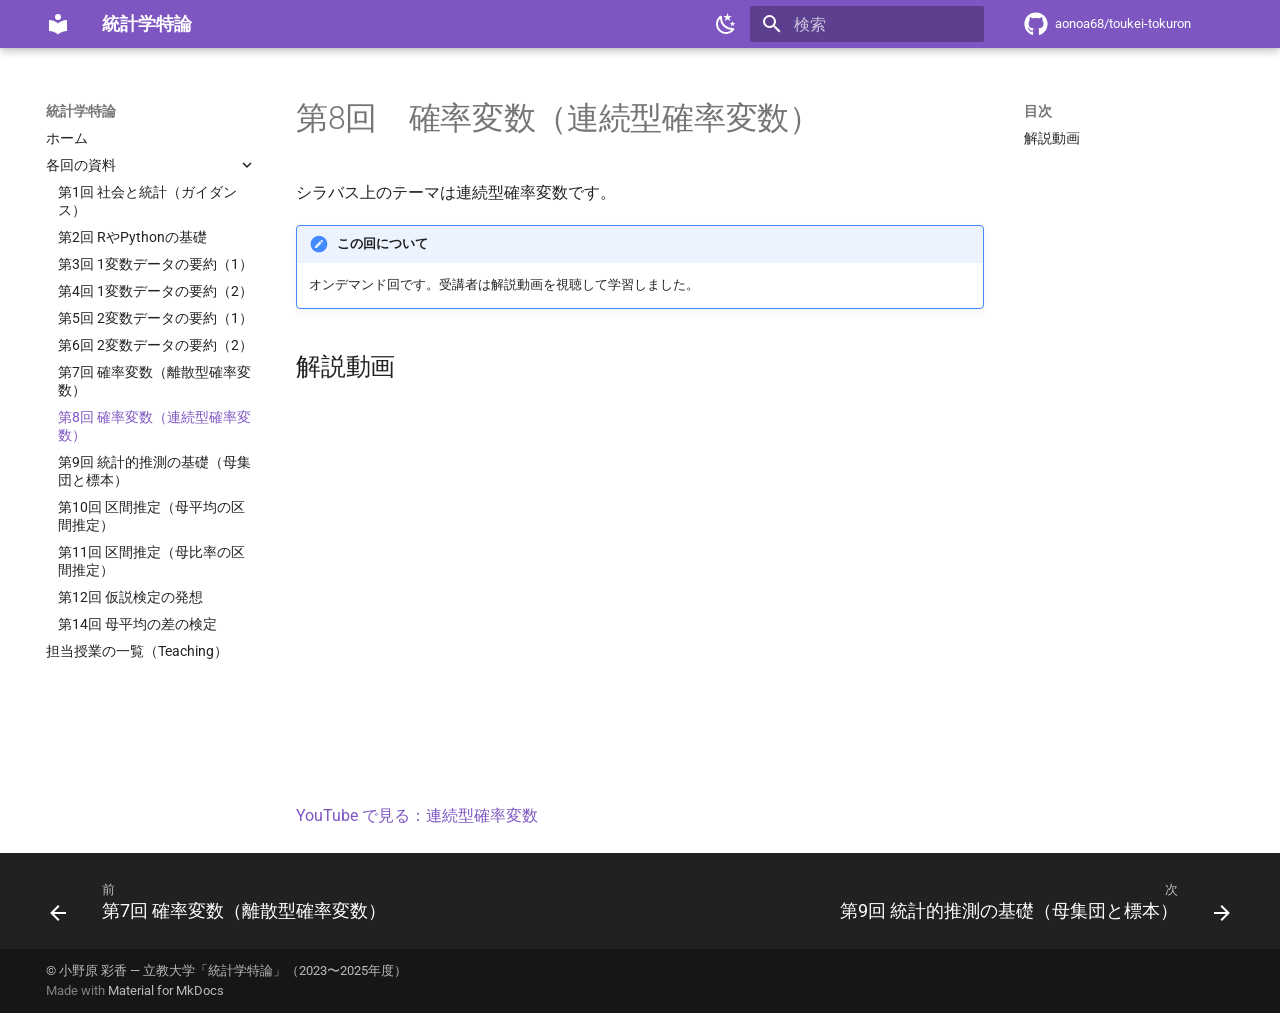
<file: week08/index.html>
<!doctype html>
<html lang="ja" class="no-js">
  <head>
    
      <meta charset="utf-8">
      <meta name="viewport" content="width=device-width,initial-scale=1">
      
        <meta name="description" content="立教大学「統計学特論」2025年度 授業資料（過去の担当授業）">
      
      
        <meta name="author" content="小野原 彩香">
      
      
        <link rel="canonical" href="https://aonoa68.github.io/toukei-tokuron/week08/">
      
      
        <link rel="prev" href="../week07/">
      
      
        <link rel="next" href="../week09/">
      
      
        
      
      
      <link rel="icon" href="../assets/images/favicon.png">
      <meta name="generator" content="mkdocs-1.6.1, mkdocs-material-9.7.6">
    
    
      
        <title>第8回 確率変数（連続型確率変数） - 統計学特論</title>
      
    
    
      <link rel="stylesheet" href="../assets/stylesheets/main.484c7ddc.min.css">
      
        
        <link rel="stylesheet" href="../assets/stylesheets/palette.ab4e12ef.min.css">
      
      


    
    
      
    
    
      
        
        
        <link rel="preconnect" href="https://fonts.gstatic.com" crossorigin>
        <link rel="stylesheet" href="https://fonts.googleapis.com/css?family=Roboto:300,300i,400,400i,700,700i%7CRoboto+Mono:400,400i,700,700i&display=fallback">
        <style>:root{--md-text-font:"Roboto";--md-code-font:"Roboto Mono"}</style>
      
    
    
      <link rel="stylesheet" href="../stylesheets/extra.css">
    
    <script>__md_scope=new URL("..",location),__md_hash=e=>[...e].reduce(((e,_)=>(e<<5)-e+_.charCodeAt(0)),0),__md_get=(e,_=localStorage,t=__md_scope)=>JSON.parse(_.getItem(t.pathname+"."+e)),__md_set=(e,_,t=localStorage,a=__md_scope)=>{try{t.setItem(a.pathname+"."+e,JSON.stringify(_))}catch(e){}}</script>
    
      

    
    
  </head>
  
  
    
    
      
    
    
    
    
    <body dir="ltr" data-md-color-scheme="default" data-md-color-primary="deep-purple" data-md-color-accent="deep-purple">
  
    
    <input class="md-toggle" data-md-toggle="drawer" type="checkbox" id="__drawer" autocomplete="off">
    <input class="md-toggle" data-md-toggle="search" type="checkbox" id="__search" autocomplete="off">
    <label class="md-overlay" for="__drawer"></label>
    <div data-md-component="skip">
      
        
        <a href="#8" class="md-skip">
          コンテンツにスキップ
        </a>
      
    </div>
    <div data-md-component="announce">
      
    </div>
    
    
      

  

<header class="md-header md-header--shadow" data-md-component="header">
  <nav class="md-header__inner md-grid" aria-label="ヘッダー">
    <a href=".." title="統計学特論" class="md-header__button md-logo" aria-label="統計学特論" data-md-component="logo">
      
  
  <svg xmlns="http://www.w3.org/2000/svg" viewBox="0 0 24 24"><path d="M12 8a3 3 0 0 0 3-3 3 3 0 0 0-3-3 3 3 0 0 0-3 3 3 3 0 0 0 3 3m0 3.54C9.64 9.35 6.5 8 3 8v11c3.5 0 6.64 1.35 9 3.54 2.36-2.19 5.5-3.54 9-3.54V8c-3.5 0-6.64 1.35-9 3.54"/></svg>

    </a>
    <label class="md-header__button md-icon" for="__drawer">
      
      <svg xmlns="http://www.w3.org/2000/svg" viewBox="0 0 24 24"><path d="M3 6h18v2H3zm0 5h18v2H3zm0 5h18v2H3z"/></svg>
    </label>
    <div class="md-header__title" data-md-component="header-title">
      <div class="md-header__ellipsis">
        <div class="md-header__topic">
          <span class="md-ellipsis">
            統計学特論
          </span>
        </div>
        <div class="md-header__topic" data-md-component="header-topic">
          <span class="md-ellipsis">
            
              第8回 確率変数（連続型確率変数）
            
          </span>
        </div>
      </div>
    </div>
    
      
        <form class="md-header__option" data-md-component="palette">
  
    
    
    
    <input class="md-option" data-md-color-media="(prefers-color-scheme: light)" data-md-color-scheme="default" data-md-color-primary="deep-purple" data-md-color-accent="deep-purple"  aria-label="ダークモードに切り替え"  type="radio" name="__palette" id="__palette_0">
    
      <label class="md-header__button md-icon" title="ダークモードに切り替え" for="__palette_1" hidden>
        <svg xmlns="http://www.w3.org/2000/svg" viewBox="0 0 24 24"><path d="m17.75 4.09-2.53 1.94.91 3.06-2.63-1.81-2.63 1.81.91-3.06-2.53-1.94L12.44 4l1.06-3 1.06 3zm3.5 6.91-1.64 1.25.59 1.98-1.7-1.17-1.7 1.17.59-1.98L15.75 11l2.06-.05L18.5 9l.69 1.95zm-2.28 4.95c.83-.08 1.72 1.1 1.19 1.85-.32.45-.66.87-1.08 1.27C15.17 23 8.84 23 4.94 19.07c-3.91-3.9-3.91-10.24 0-14.14.4-.4.82-.76 1.27-1.08.75-.53 1.93.36 1.85 1.19-.27 2.86.69 5.83 2.89 8.02a9.96 9.96 0 0 0 8.02 2.89m-1.64 2.02a12.08 12.08 0 0 1-7.8-3.47c-2.17-2.19-3.33-5-3.49-7.82-2.81 3.14-2.7 7.96.31 10.98 3.02 3.01 7.84 3.12 10.98.31"/></svg>
      </label>
    
  
    
    
    
    <input class="md-option" data-md-color-media="(prefers-color-scheme: dark)" data-md-color-scheme="slate" data-md-color-primary="deep-purple" data-md-color-accent="deep-purple"  aria-label="ライトモードに切り替え"  type="radio" name="__palette" id="__palette_1">
    
      <label class="md-header__button md-icon" title="ライトモードに切り替え" for="__palette_0" hidden>
        <svg xmlns="http://www.w3.org/2000/svg" viewBox="0 0 24 24"><path d="M12 7a5 5 0 0 1 5 5 5 5 0 0 1-5 5 5 5 0 0 1-5-5 5 5 0 0 1 5-5m0 2a3 3 0 0 0-3 3 3 3 0 0 0 3 3 3 3 0 0 0 3-3 3 3 0 0 0-3-3m0-7 2.39 3.42C13.65 5.15 12.84 5 12 5s-1.65.15-2.39.42zM3.34 7l4.16-.35A7.2 7.2 0 0 0 5.94 8.5c-.44.74-.69 1.5-.83 2.29zm.02 10 1.76-3.77a7.131 7.131 0 0 0 2.38 4.14zM20.65 7l-1.77 3.79a7.02 7.02 0 0 0-2.38-4.15zm-.01 10-4.14.36c.59-.51 1.12-1.14 1.54-1.86.42-.73.69-1.5.83-2.29zM12 22l-2.41-3.44c.74.27 1.55.44 2.41.44.82 0 1.63-.17 2.37-.44z"/></svg>
      </label>
    
  
</form>
      
    
    
      <script>var palette=__md_get("__palette");if(palette&&palette.color){if("(prefers-color-scheme)"===palette.color.media){var media=matchMedia("(prefers-color-scheme: light)"),input=document.querySelector(media.matches?"[data-md-color-media='(prefers-color-scheme: light)']":"[data-md-color-media='(prefers-color-scheme: dark)']");palette.color.media=input.getAttribute("data-md-color-media"),palette.color.scheme=input.getAttribute("data-md-color-scheme"),palette.color.primary=input.getAttribute("data-md-color-primary"),palette.color.accent=input.getAttribute("data-md-color-accent")}for(var[key,value]of Object.entries(palette.color))document.body.setAttribute("data-md-color-"+key,value)}</script>
    
    
    
      
      
        <label class="md-header__button md-icon" for="__search">
          
          <svg xmlns="http://www.w3.org/2000/svg" viewBox="0 0 24 24"><path d="M9.5 3A6.5 6.5 0 0 1 16 9.5c0 1.61-.59 3.09-1.56 4.23l.27.27h.79l5 5-1.5 1.5-5-5v-.79l-.27-.27A6.52 6.52 0 0 1 9.5 16 6.5 6.5 0 0 1 3 9.5 6.5 6.5 0 0 1 9.5 3m0 2C7 5 5 7 5 9.5S7 14 9.5 14 14 12 14 9.5 12 5 9.5 5"/></svg>
        </label>
        <div class="md-search" data-md-component="search" role="dialog">
  <label class="md-search__overlay" for="__search"></label>
  <div class="md-search__inner" role="search">
    <form class="md-search__form" name="search">
      <input type="text" class="md-search__input" name="query" aria-label="検索" placeholder="検索" autocapitalize="off" autocorrect="off" autocomplete="off" spellcheck="false" data-md-component="search-query" required>
      <label class="md-search__icon md-icon" for="__search">
        
        <svg xmlns="http://www.w3.org/2000/svg" viewBox="0 0 24 24"><path d="M9.5 3A6.5 6.5 0 0 1 16 9.5c0 1.61-.59 3.09-1.56 4.23l.27.27h.79l5 5-1.5 1.5-5-5v-.79l-.27-.27A6.52 6.52 0 0 1 9.5 16 6.5 6.5 0 0 1 3 9.5 6.5 6.5 0 0 1 9.5 3m0 2C7 5 5 7 5 9.5S7 14 9.5 14 14 12 14 9.5 12 5 9.5 5"/></svg>
        
        <svg xmlns="http://www.w3.org/2000/svg" viewBox="0 0 24 24"><path d="M20 11v2H8l5.5 5.5-1.42 1.42L4.16 12l7.92-7.92L13.5 5.5 8 11z"/></svg>
      </label>
      <nav class="md-search__options" aria-label="検索">
        
        <button type="reset" class="md-search__icon md-icon" title="クリア" aria-label="クリア" tabindex="-1">
          
          <svg xmlns="http://www.w3.org/2000/svg" viewBox="0 0 24 24"><path d="M19 6.41 17.59 5 12 10.59 6.41 5 5 6.41 10.59 12 5 17.59 6.41 19 12 13.41 17.59 19 19 17.59 13.41 12z"/></svg>
        </button>
      </nav>
      
        <div class="md-search__suggest" data-md-component="search-suggest"></div>
      
    </form>
    <div class="md-search__output">
      <div class="md-search__scrollwrap" tabindex="0" data-md-scrollfix>
        <div class="md-search-result" data-md-component="search-result">
          <div class="md-search-result__meta">
            検索を初期化
          </div>
          <ol class="md-search-result__list" role="presentation"></ol>
        </div>
      </div>
    </div>
  </div>
</div>
      
    
    
      <div class="md-header__source">
        <a href="https://github.com/aonoa68/toukei-tokuron" title="リポジトリへ" class="md-source" data-md-component="source">
  <div class="md-source__icon md-icon">
    
    <svg xmlns="http://www.w3.org/2000/svg" viewBox="0 0 512 512"><!--! Font Awesome Free 7.1.0 by @fontawesome - https://fontawesome.com License - https://fontawesome.com/license/free (Icons: CC BY 4.0, Fonts: SIL OFL 1.1, Code: MIT License) Copyright 2025 Fonticons, Inc.--><path d="M173.9 397.4c0 2-2.3 3.6-5.2 3.6-3.3.3-5.6-1.3-5.6-3.6 0-2 2.3-3.6 5.2-3.6 3-.3 5.6 1.3 5.6 3.6m-31.1-4.5c-.7 2 1.3 4.3 4.3 4.9 2.6 1 5.6 0 6.2-2s-1.3-4.3-4.3-5.2c-2.6-.7-5.5.3-6.2 2.3m44.2-1.7c-2.9.7-4.9 2.6-4.6 4.9.3 2 2.9 3.3 5.9 2.6 2.9-.7 4.9-2.6 4.6-4.6-.3-1.9-3-3.2-5.9-2.9M252.8 8C114.1 8 8 113.3 8 252c0 110.9 69.8 205.8 169.5 239.2 12.8 2.3 17.3-5.6 17.3-12.1 0-6.2-.3-40.4-.3-61.4 0 0-70 15-84.7-29.8 0 0-11.4-29.1-27.8-36.6 0 0-22.9-15.7 1.6-15.4 0 0 24.9 2 38.6 25.8 21.9 38.6 58.6 27.5 72.9 20.9 2.3-16 8.8-27.1 16-33.7-55.9-6.2-112.3-14.3-112.3-110.5 0-27.5 7.6-41.3 23.6-58.9-2.6-6.5-11.1-33.3 2.6-67.9 20.9-6.5 69 27 69 27 20-5.6 41.5-8.5 62.8-8.5s42.8 2.9 62.8 8.5c0 0 48.1-33.6 69-27 13.7 34.7 5.2 61.4 2.6 67.9 16 17.7 25.8 31.5 25.8 58.9 0 96.5-58.9 104.2-114.8 110.5 9.2 7.9 17 22.9 17 46.4 0 33.7-.3 75.4-.3 83.6 0 6.5 4.6 14.4 17.3 12.1C436.2 457.8 504 362.9 504 252 504 113.3 391.5 8 252.8 8M105.2 352.9c-1.3 1-1 3.3.7 5.2 1.6 1.6 3.9 2.3 5.2 1 1.3-1 1-3.3-.7-5.2-1.6-1.6-3.9-2.3-5.2-1m-10.8-8.1c-.7 1.3.3 2.9 2.3 3.9 1.6 1 3.6.7 4.3-.7.7-1.3-.3-2.9-2.3-3.9-2-.6-3.6-.3-4.3.7m32.4 35.6c-1.6 1.3-1 4.3 1.3 6.2 2.3 2.3 5.2 2.6 6.5 1 1.3-1.3.7-4.3-1.3-6.2-2.2-2.3-5.2-2.6-6.5-1m-11.4-14.7c-1.6 1-1.6 3.6 0 5.9s4.3 3.3 5.6 2.3c1.6-1.3 1.6-3.9 0-6.2-1.4-2.3-4-3.3-5.6-2"/></svg>
  </div>
  <div class="md-source__repository">
    aonoa68/toukei-tokuron
  </div>
</a>
      </div>
    
  </nav>
  
</header>
    
    <div class="md-container" data-md-component="container">
      
      
        
          
        
      
      <main class="md-main" data-md-component="main">
        <div class="md-main__inner md-grid">
          
            
              
              <div class="md-sidebar md-sidebar--primary" data-md-component="sidebar" data-md-type="navigation" >
                <div class="md-sidebar__scrollwrap">
                  <div class="md-sidebar__inner">
                    



<nav class="md-nav md-nav--primary" aria-label="ナビゲーション" data-md-level="0">
  <label class="md-nav__title" for="__drawer">
    <a href=".." title="統計学特論" class="md-nav__button md-logo" aria-label="統計学特論" data-md-component="logo">
      
  
  <svg xmlns="http://www.w3.org/2000/svg" viewBox="0 0 24 24"><path d="M12 8a3 3 0 0 0 3-3 3 3 0 0 0-3-3 3 3 0 0 0-3 3 3 3 0 0 0 3 3m0 3.54C9.64 9.35 6.5 8 3 8v11c3.5 0 6.64 1.35 9 3.54 2.36-2.19 5.5-3.54 9-3.54V8c-3.5 0-6.64 1.35-9 3.54"/></svg>

    </a>
    統計学特論
  </label>
  
    <div class="md-nav__source">
      <a href="https://github.com/aonoa68/toukei-tokuron" title="リポジトリへ" class="md-source" data-md-component="source">
  <div class="md-source__icon md-icon">
    
    <svg xmlns="http://www.w3.org/2000/svg" viewBox="0 0 512 512"><!--! Font Awesome Free 7.1.0 by @fontawesome - https://fontawesome.com License - https://fontawesome.com/license/free (Icons: CC BY 4.0, Fonts: SIL OFL 1.1, Code: MIT License) Copyright 2025 Fonticons, Inc.--><path d="M173.9 397.4c0 2-2.3 3.6-5.2 3.6-3.3.3-5.6-1.3-5.6-3.6 0-2 2.3-3.6 5.2-3.6 3-.3 5.6 1.3 5.6 3.6m-31.1-4.5c-.7 2 1.3 4.3 4.3 4.9 2.6 1 5.6 0 6.2-2s-1.3-4.3-4.3-5.2c-2.6-.7-5.5.3-6.2 2.3m44.2-1.7c-2.9.7-4.9 2.6-4.6 4.9.3 2 2.9 3.3 5.9 2.6 2.9-.7 4.9-2.6 4.6-4.6-.3-1.9-3-3.2-5.9-2.9M252.8 8C114.1 8 8 113.3 8 252c0 110.9 69.8 205.8 169.5 239.2 12.8 2.3 17.3-5.6 17.3-12.1 0-6.2-.3-40.4-.3-61.4 0 0-70 15-84.7-29.8 0 0-11.4-29.1-27.8-36.6 0 0-22.9-15.7 1.6-15.4 0 0 24.9 2 38.6 25.8 21.9 38.6 58.6 27.5 72.9 20.9 2.3-16 8.8-27.1 16-33.7-55.9-6.2-112.3-14.3-112.3-110.5 0-27.5 7.6-41.3 23.6-58.9-2.6-6.5-11.1-33.3 2.6-67.9 20.9-6.5 69 27 69 27 20-5.6 41.5-8.5 62.8-8.5s42.8 2.9 62.8 8.5c0 0 48.1-33.6 69-27 13.7 34.7 5.2 61.4 2.6 67.9 16 17.7 25.8 31.5 25.8 58.9 0 96.5-58.9 104.2-114.8 110.5 9.2 7.9 17 22.9 17 46.4 0 33.7-.3 75.4-.3 83.6 0 6.5 4.6 14.4 17.3 12.1C436.2 457.8 504 362.9 504 252 504 113.3 391.5 8 252.8 8M105.2 352.9c-1.3 1-1 3.3.7 5.2 1.6 1.6 3.9 2.3 5.2 1 1.3-1 1-3.3-.7-5.2-1.6-1.6-3.9-2.3-5.2-1m-10.8-8.1c-.7 1.3.3 2.9 2.3 3.9 1.6 1 3.6.7 4.3-.7.7-1.3-.3-2.9-2.3-3.9-2-.6-3.6-.3-4.3.7m32.4 35.6c-1.6 1.3-1 4.3 1.3 6.2 2.3 2.3 5.2 2.6 6.5 1 1.3-1.3.7-4.3-1.3-6.2-2.2-2.3-5.2-2.6-6.5-1m-11.4-14.7c-1.6 1-1.6 3.6 0 5.9s4.3 3.3 5.6 2.3c1.6-1.3 1.6-3.9 0-6.2-1.4-2.3-4-3.3-5.6-2"/></svg>
  </div>
  <div class="md-source__repository">
    aonoa68/toukei-tokuron
  </div>
</a>
    </div>
  
  <ul class="md-nav__list" data-md-scrollfix>
    
      
      
  
  
  
  
    <li class="md-nav__item">
      <a href=".." class="md-nav__link">
        
  
  
  <span class="md-ellipsis">
    
  
    ホーム
  

    
  </span>
  
  

      </a>
    </li>
  

    
      
      
  
  
    
  
  
  
    
    
    
    
    
    <li class="md-nav__item md-nav__item--active md-nav__item--nested">
      
        
        
        <input class="md-nav__toggle md-toggle " type="checkbox" id="__nav_2" checked>
        
          
          <label class="md-nav__link" for="__nav_2" id="__nav_2_label" tabindex="0">
            
  
  
  <span class="md-ellipsis">
    
  
    各回の資料
  

    
  </span>
  
  

            <span class="md-nav__icon md-icon"></span>
          </label>
        
        <nav class="md-nav" data-md-level="1" aria-labelledby="__nav_2_label" aria-expanded="true">
          <label class="md-nav__title" for="__nav_2">
            <span class="md-nav__icon md-icon"></span>
            
  
    各回の資料
  

          </label>
          <ul class="md-nav__list" data-md-scrollfix>
            
              
                
  
  
  
  
    <li class="md-nav__item">
      <a href="../week01/" class="md-nav__link">
        
  
  
  <span class="md-ellipsis">
    
  
    第1回 社会と統計（ガイダンス）
  

    
  </span>
  
  

      </a>
    </li>
  

              
            
              
                
  
  
  
  
    <li class="md-nav__item">
      <a href="../week02/" class="md-nav__link">
        
  
  
  <span class="md-ellipsis">
    
  
    第2回 RやPythonの基礎
  

    
  </span>
  
  

      </a>
    </li>
  

              
            
              
                
  
  
  
  
    <li class="md-nav__item">
      <a href="../week03/" class="md-nav__link">
        
  
  
  <span class="md-ellipsis">
    
  
    第3回 1変数データの要約（1）
  

    
  </span>
  
  

      </a>
    </li>
  

              
            
              
                
  
  
  
  
    <li class="md-nav__item">
      <a href="../week04/" class="md-nav__link">
        
  
  
  <span class="md-ellipsis">
    
  
    第4回 1変数データの要約（2）
  

    
  </span>
  
  

      </a>
    </li>
  

              
            
              
                
  
  
  
  
    <li class="md-nav__item">
      <a href="../week05/" class="md-nav__link">
        
  
  
  <span class="md-ellipsis">
    
  
    第5回 2変数データの要約（1）
  

    
  </span>
  
  

      </a>
    </li>
  

              
            
              
                
  
  
  
  
    <li class="md-nav__item">
      <a href="../week06/" class="md-nav__link">
        
  
  
  <span class="md-ellipsis">
    
  
    第6回 2変数データの要約（2）
  

    
  </span>
  
  

      </a>
    </li>
  

              
            
              
                
  
  
  
  
    <li class="md-nav__item">
      <a href="../week07/" class="md-nav__link">
        
  
  
  <span class="md-ellipsis">
    
  
    第7回 確率変数（離散型確率変数）
  

    
  </span>
  
  

      </a>
    </li>
  

              
            
              
                
  
  
    
  
  
  
    <li class="md-nav__item md-nav__item--active">
      
      <input class="md-nav__toggle md-toggle" type="checkbox" id="__toc">
      
      
        
      
      
        <label class="md-nav__link md-nav__link--active" for="__toc">
          
  
  
  <span class="md-ellipsis">
    
  
    第8回 確率変数（連続型確率変数）
  

    
  </span>
  
  

          <span class="md-nav__icon md-icon"></span>
        </label>
      
      <a href="./" class="md-nav__link md-nav__link--active">
        
  
  
  <span class="md-ellipsis">
    
  
    第8回 確率変数（連続型確率変数）
  

    
  </span>
  
  

      </a>
      
        

<nav class="md-nav md-nav--secondary" aria-label="目次">
  
  
  
    
  
  
    <label class="md-nav__title" for="__toc">
      <span class="md-nav__icon md-icon"></span>
      目次
    </label>
    <ul class="md-nav__list" data-md-component="toc" data-md-scrollfix>
      
        <li class="md-nav__item">
  <a href="#_1" class="md-nav__link">
    <span class="md-ellipsis">
      
        解説動画
      
    </span>
  </a>
  
</li>
      
    </ul>
  
</nav>
      
    </li>
  

              
            
              
                
  
  
  
  
    <li class="md-nav__item">
      <a href="../week09/" class="md-nav__link">
        
  
  
  <span class="md-ellipsis">
    
  
    第9回 統計的推測の基礎（母集団と標本）
  

    
  </span>
  
  

      </a>
    </li>
  

              
            
              
                
  
  
  
  
    <li class="md-nav__item">
      <a href="../week10/" class="md-nav__link">
        
  
  
  <span class="md-ellipsis">
    
  
    第10回 区間推定（母平均の区間推定）
  

    
  </span>
  
  

      </a>
    </li>
  

              
            
              
                
  
  
  
  
    <li class="md-nav__item">
      <a href="../week11/" class="md-nav__link">
        
  
  
  <span class="md-ellipsis">
    
  
    第11回 区間推定（母比率の区間推定）
  

    
  </span>
  
  

      </a>
    </li>
  

              
            
              
                
  
  
  
  
    <li class="md-nav__item">
      <a href="../week12/" class="md-nav__link">
        
  
  
  <span class="md-ellipsis">
    
  
    第12回 仮説検定の発想
  

    
  </span>
  
  

      </a>
    </li>
  

              
            
              
                
  
  
  
  
    <li class="md-nav__item">
      <a href="../week14/" class="md-nav__link">
        
  
  
  <span class="md-ellipsis">
    
  
    第14回 母平均の差の検定
  

    
  </span>
  
  

      </a>
    </li>
  

              
            
          </ul>
        </nav>
      
    </li>
  

    
      
      
  
  
  
  
    <li class="md-nav__item">
      <a href="https://aonoa68.github.io/teaching/" class="md-nav__link">
        
  
  
  <span class="md-ellipsis">
    
  
    担当授業の一覧（Teaching）
  

    
  </span>
  
  

      </a>
    </li>
  

    
  </ul>
</nav>
                  </div>
                </div>
              </div>
            
            
              
              <div class="md-sidebar md-sidebar--secondary" data-md-component="sidebar" data-md-type="toc" >
                <div class="md-sidebar__scrollwrap">
                  <div class="md-sidebar__inner">
                    

<nav class="md-nav md-nav--secondary" aria-label="目次">
  
  
  
    
  
  
    <label class="md-nav__title" for="__toc">
      <span class="md-nav__icon md-icon"></span>
      目次
    </label>
    <ul class="md-nav__list" data-md-component="toc" data-md-scrollfix>
      
        <li class="md-nav__item">
  <a href="#_1" class="md-nav__link">
    <span class="md-ellipsis">
      
        解説動画
      
    </span>
  </a>
  
</li>
      
    </ul>
  
</nav>
                  </div>
                </div>
              </div>
            
          
          
            <div class="md-content" data-md-component="content">
              
              <article class="md-content__inner md-typeset">
                
                  


  
  


<h1 id="8">第8回　確率変数（連続型確率変数）<a class="headerlink" href="#8" title="Permanent link">&para;</a></h1>
<p>シラバス上のテーマは連続型確率変数です。</p>
<div class="admonition note">
<p class="admonition-title">この回について</p>
<p>オンデマンド回です。受講者は解説動画を視聴して学習しました。</p>
</div>
<h2 id="_1">解説動画<a class="headerlink" href="#_1" title="Permanent link">&para;</a></h2>
<div class="video-wrap"><iframe src="https://www.youtube-nocookie.com/embed/bPRHRXJm2Gs" title="連続型確率変数" loading="lazy" allowfullscreen allow="accelerometer; clipboard-write; encrypted-media; gyroscope; picture-in-picture"></iframe></div>

<p><a href="https://www.youtube.com/watch?v=bPRHRXJm2Gs">YouTube で見る：連続型確率変数</a></p>












                
              </article>
            </div>
          
          
<script>var target=document.getElementById(location.hash.slice(1));target&&target.name&&(target.checked=target.name.startsWith("__tabbed_"))</script>
        </div>
        
          <button type="button" class="md-top md-icon" data-md-component="top" hidden>
  
  <svg xmlns="http://www.w3.org/2000/svg" viewBox="0 0 24 24"><path d="M13 20h-2V8l-5.5 5.5-1.42-1.42L12 4.16l7.92 7.92-1.42 1.42L13 8z"/></svg>
  ページトップへ戻る
</button>
        
      </main>
      
        <footer class="md-footer">
  
    
      
      <nav class="md-footer__inner md-grid" aria-label="フッター" >
        
          
          <a href="../week07/" class="md-footer__link md-footer__link--prev" aria-label="前: 第7回 確率変数（離散型確率変数）">
            <div class="md-footer__button md-icon">
              
              <svg xmlns="http://www.w3.org/2000/svg" viewBox="0 0 24 24"><path d="M20 11v2H8l5.5 5.5-1.42 1.42L4.16 12l7.92-7.92L13.5 5.5 8 11z"/></svg>
            </div>
            <div class="md-footer__title">
              <span class="md-footer__direction">
                前
              </span>
              <div class="md-ellipsis">
                第7回 確率変数（離散型確率変数）
              </div>
            </div>
          </a>
        
        
          
          <a href="../week09/" class="md-footer__link md-footer__link--next" aria-label="次: 第9回 統計的推測の基礎（母集団と標本）">
            <div class="md-footer__title">
              <span class="md-footer__direction">
                次
              </span>
              <div class="md-ellipsis">
                第9回 統計的推測の基礎（母集団と標本）
              </div>
            </div>
            <div class="md-footer__button md-icon">
              
              <svg xmlns="http://www.w3.org/2000/svg" viewBox="0 0 24 24"><path d="M4 11v2h12l-5.5 5.5 1.42 1.42L19.84 12l-7.92-7.92L10.5 5.5 16 11z"/></svg>
            </div>
          </a>
        
      </nav>
    
  
  <div class="md-footer-meta md-typeset">
    <div class="md-footer-meta__inner md-grid">
      <div class="md-copyright">
  
    <div class="md-copyright__highlight">
      © 小野原 彩香 — 立教大学「統計学特論」（2023〜2025年度）
    </div>
  
  
    Made with
    <a href="https://squidfunk.github.io/mkdocs-material/" target="_blank" rel="noopener">
      Material for MkDocs
    </a>
  
</div>
      
    </div>
  </div>
</footer>
      
    </div>
    <div class="md-dialog" data-md-component="dialog">
      <div class="md-dialog__inner md-typeset"></div>
    </div>
    
    
    
      
      
      <script id="__config" type="application/json">{"annotate": null, "base": "..", "features": ["navigation.tracking", "navigation.top", "navigation.footer", "search.suggest", "search.highlight", "toc.follow"], "search": "../assets/javascripts/workers/search.2c215733.min.js", "tags": null, "translations": {"clipboard.copied": "\u30b3\u30d4\u30fc\u3057\u307e\u3057\u305f", "clipboard.copy": "\u30af\u30ea\u30c3\u30d7\u30dc\u30fc\u30c9\u3078\u30b3\u30d4\u30fc", "search.result.more.one": "\u3053\u306e\u30da\u30fc\u30b8\u5185\u306b\u3082\u30461\u4ef6\u898b\u3064\u304b\u308a\u307e\u3057\u305f", "search.result.more.other": "\u3053\u306e\u30da\u30fc\u30b8\u5185\u306b\u3042\u3068#\u4ef6\u898b\u3064\u304b\u308a\u307e\u3057\u305f", "search.result.none": "\u4f55\u3082\u898b\u3064\u304b\u308a\u307e\u305b\u3093\u3067\u3057\u305f", "search.result.one": "1\u4ef6\u898b\u3064\u304b\u308a\u307e\u3057\u305f", "search.result.other": "#\u4ef6\u898b\u3064\u304b\u308a\u307e\u3057\u305f", "search.result.placeholder": "\u691c\u7d22\u30ad\u30fc\u30ef\u30fc\u30c9\u3092\u5165\u529b\u3057\u3066\u304f\u3060\u3055\u3044", "search.result.term.missing": "\u691c\u7d22\u306b\u542b\u307e\u308c\u306a\u3044", "select.version": "\u30d0\u30fc\u30b8\u30e7\u30f3\u5207\u308a\u66ff\u3048"}, "version": null}</script>
    
    
      <script src="../assets/javascripts/bundle.79ae519e.min.js"></script>
      
    
  </body>
</html>
</file>
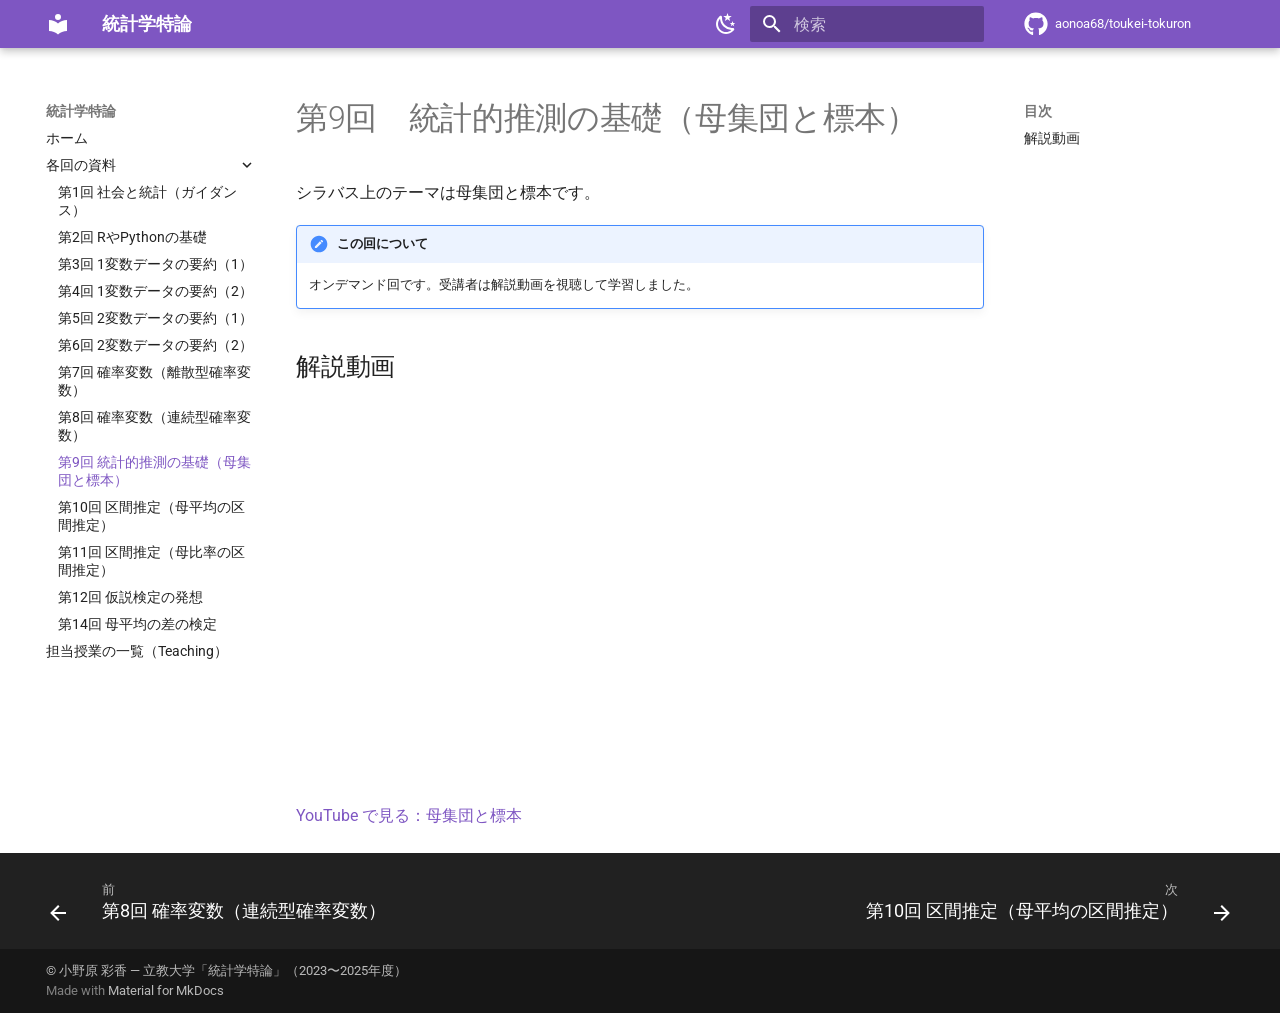
<file: week09/index.html>
<!doctype html>
<html lang="ja" class="no-js">
  <head>
    
      <meta charset="utf-8">
      <meta name="viewport" content="width=device-width,initial-scale=1">
      
        <meta name="description" content="立教大学「統計学特論」2025年度 授業資料（過去の担当授業）">
      
      
        <meta name="author" content="小野原 彩香">
      
      
        <link rel="canonical" href="https://aonoa68.github.io/toukei-tokuron/week09/">
      
      
        <link rel="prev" href="../week08/">
      
      
        <link rel="next" href="../week10/">
      
      
        
      
      
      <link rel="icon" href="../assets/images/favicon.png">
      <meta name="generator" content="mkdocs-1.6.1, mkdocs-material-9.7.6">
    
    
      
        <title>第9回 統計的推測の基礎（母集団と標本） - 統計学特論</title>
      
    
    
      <link rel="stylesheet" href="../assets/stylesheets/main.484c7ddc.min.css">
      
        
        <link rel="stylesheet" href="../assets/stylesheets/palette.ab4e12ef.min.css">
      
      


    
    
      
    
    
      
        
        
        <link rel="preconnect" href="https://fonts.gstatic.com" crossorigin>
        <link rel="stylesheet" href="https://fonts.googleapis.com/css?family=Roboto:300,300i,400,400i,700,700i%7CRoboto+Mono:400,400i,700,700i&display=fallback">
        <style>:root{--md-text-font:"Roboto";--md-code-font:"Roboto Mono"}</style>
      
    
    
      <link rel="stylesheet" href="../stylesheets/extra.css">
    
    <script>__md_scope=new URL("..",location),__md_hash=e=>[...e].reduce(((e,_)=>(e<<5)-e+_.charCodeAt(0)),0),__md_get=(e,_=localStorage,t=__md_scope)=>JSON.parse(_.getItem(t.pathname+"."+e)),__md_set=(e,_,t=localStorage,a=__md_scope)=>{try{t.setItem(a.pathname+"."+e,JSON.stringify(_))}catch(e){}}</script>
    
      

    
    
  </head>
  
  
    
    
      
    
    
    
    
    <body dir="ltr" data-md-color-scheme="default" data-md-color-primary="deep-purple" data-md-color-accent="deep-purple">
  
    
    <input class="md-toggle" data-md-toggle="drawer" type="checkbox" id="__drawer" autocomplete="off">
    <input class="md-toggle" data-md-toggle="search" type="checkbox" id="__search" autocomplete="off">
    <label class="md-overlay" for="__drawer"></label>
    <div data-md-component="skip">
      
        
        <a href="#9" class="md-skip">
          コンテンツにスキップ
        </a>
      
    </div>
    <div data-md-component="announce">
      
    </div>
    
    
      

  

<header class="md-header md-header--shadow" data-md-component="header">
  <nav class="md-header__inner md-grid" aria-label="ヘッダー">
    <a href=".." title="統計学特論" class="md-header__button md-logo" aria-label="統計学特論" data-md-component="logo">
      
  
  <svg xmlns="http://www.w3.org/2000/svg" viewBox="0 0 24 24"><path d="M12 8a3 3 0 0 0 3-3 3 3 0 0 0-3-3 3 3 0 0 0-3 3 3 3 0 0 0 3 3m0 3.54C9.64 9.35 6.5 8 3 8v11c3.5 0 6.64 1.35 9 3.54 2.36-2.19 5.5-3.54 9-3.54V8c-3.5 0-6.64 1.35-9 3.54"/></svg>

    </a>
    <label class="md-header__button md-icon" for="__drawer">
      
      <svg xmlns="http://www.w3.org/2000/svg" viewBox="0 0 24 24"><path d="M3 6h18v2H3zm0 5h18v2H3zm0 5h18v2H3z"/></svg>
    </label>
    <div class="md-header__title" data-md-component="header-title">
      <div class="md-header__ellipsis">
        <div class="md-header__topic">
          <span class="md-ellipsis">
            統計学特論
          </span>
        </div>
        <div class="md-header__topic" data-md-component="header-topic">
          <span class="md-ellipsis">
            
              第9回 統計的推測の基礎（母集団と標本）
            
          </span>
        </div>
      </div>
    </div>
    
      
        <form class="md-header__option" data-md-component="palette">
  
    
    
    
    <input class="md-option" data-md-color-media="(prefers-color-scheme: light)" data-md-color-scheme="default" data-md-color-primary="deep-purple" data-md-color-accent="deep-purple"  aria-label="ダークモードに切り替え"  type="radio" name="__palette" id="__palette_0">
    
      <label class="md-header__button md-icon" title="ダークモードに切り替え" for="__palette_1" hidden>
        <svg xmlns="http://www.w3.org/2000/svg" viewBox="0 0 24 24"><path d="m17.75 4.09-2.53 1.94.91 3.06-2.63-1.81-2.63 1.81.91-3.06-2.53-1.94L12.44 4l1.06-3 1.06 3zm3.5 6.91-1.64 1.25.59 1.98-1.7-1.17-1.7 1.17.59-1.98L15.75 11l2.06-.05L18.5 9l.69 1.95zm-2.28 4.95c.83-.08 1.72 1.1 1.19 1.85-.32.45-.66.87-1.08 1.27C15.17 23 8.84 23 4.94 19.07c-3.91-3.9-3.91-10.24 0-14.14.4-.4.82-.76 1.27-1.08.75-.53 1.93.36 1.85 1.19-.27 2.86.69 5.83 2.89 8.02a9.96 9.96 0 0 0 8.02 2.89m-1.64 2.02a12.08 12.08 0 0 1-7.8-3.47c-2.17-2.19-3.33-5-3.49-7.82-2.81 3.14-2.7 7.96.31 10.98 3.02 3.01 7.84 3.12 10.98.31"/></svg>
      </label>
    
  
    
    
    
    <input class="md-option" data-md-color-media="(prefers-color-scheme: dark)" data-md-color-scheme="slate" data-md-color-primary="deep-purple" data-md-color-accent="deep-purple"  aria-label="ライトモードに切り替え"  type="radio" name="__palette" id="__palette_1">
    
      <label class="md-header__button md-icon" title="ライトモードに切り替え" for="__palette_0" hidden>
        <svg xmlns="http://www.w3.org/2000/svg" viewBox="0 0 24 24"><path d="M12 7a5 5 0 0 1 5 5 5 5 0 0 1-5 5 5 5 0 0 1-5-5 5 5 0 0 1 5-5m0 2a3 3 0 0 0-3 3 3 3 0 0 0 3 3 3 3 0 0 0 3-3 3 3 0 0 0-3-3m0-7 2.39 3.42C13.65 5.15 12.84 5 12 5s-1.65.15-2.39.42zM3.34 7l4.16-.35A7.2 7.2 0 0 0 5.94 8.5c-.44.74-.69 1.5-.83 2.29zm.02 10 1.76-3.77a7.131 7.131 0 0 0 2.38 4.14zM20.65 7l-1.77 3.79a7.02 7.02 0 0 0-2.38-4.15zm-.01 10-4.14.36c.59-.51 1.12-1.14 1.54-1.86.42-.73.69-1.5.83-2.29zM12 22l-2.41-3.44c.74.27 1.55.44 2.41.44.82 0 1.63-.17 2.37-.44z"/></svg>
      </label>
    
  
</form>
      
    
    
      <script>var palette=__md_get("__palette");if(palette&&palette.color){if("(prefers-color-scheme)"===palette.color.media){var media=matchMedia("(prefers-color-scheme: light)"),input=document.querySelector(media.matches?"[data-md-color-media='(prefers-color-scheme: light)']":"[data-md-color-media='(prefers-color-scheme: dark)']");palette.color.media=input.getAttribute("data-md-color-media"),palette.color.scheme=input.getAttribute("data-md-color-scheme"),palette.color.primary=input.getAttribute("data-md-color-primary"),palette.color.accent=input.getAttribute("data-md-color-accent")}for(var[key,value]of Object.entries(palette.color))document.body.setAttribute("data-md-color-"+key,value)}</script>
    
    
    
      
      
        <label class="md-header__button md-icon" for="__search">
          
          <svg xmlns="http://www.w3.org/2000/svg" viewBox="0 0 24 24"><path d="M9.5 3A6.5 6.5 0 0 1 16 9.5c0 1.61-.59 3.09-1.56 4.23l.27.27h.79l5 5-1.5 1.5-5-5v-.79l-.27-.27A6.52 6.52 0 0 1 9.5 16 6.5 6.5 0 0 1 3 9.5 6.5 6.5 0 0 1 9.5 3m0 2C7 5 5 7 5 9.5S7 14 9.5 14 14 12 14 9.5 12 5 9.5 5"/></svg>
        </label>
        <div class="md-search" data-md-component="search" role="dialog">
  <label class="md-search__overlay" for="__search"></label>
  <div class="md-search__inner" role="search">
    <form class="md-search__form" name="search">
      <input type="text" class="md-search__input" name="query" aria-label="検索" placeholder="検索" autocapitalize="off" autocorrect="off" autocomplete="off" spellcheck="false" data-md-component="search-query" required>
      <label class="md-search__icon md-icon" for="__search">
        
        <svg xmlns="http://www.w3.org/2000/svg" viewBox="0 0 24 24"><path d="M9.5 3A6.5 6.5 0 0 1 16 9.5c0 1.61-.59 3.09-1.56 4.23l.27.27h.79l5 5-1.5 1.5-5-5v-.79l-.27-.27A6.52 6.52 0 0 1 9.5 16 6.5 6.5 0 0 1 3 9.5 6.5 6.5 0 0 1 9.5 3m0 2C7 5 5 7 5 9.5S7 14 9.5 14 14 12 14 9.5 12 5 9.5 5"/></svg>
        
        <svg xmlns="http://www.w3.org/2000/svg" viewBox="0 0 24 24"><path d="M20 11v2H8l5.5 5.5-1.42 1.42L4.16 12l7.92-7.92L13.5 5.5 8 11z"/></svg>
      </label>
      <nav class="md-search__options" aria-label="検索">
        
        <button type="reset" class="md-search__icon md-icon" title="クリア" aria-label="クリア" tabindex="-1">
          
          <svg xmlns="http://www.w3.org/2000/svg" viewBox="0 0 24 24"><path d="M19 6.41 17.59 5 12 10.59 6.41 5 5 6.41 10.59 12 5 17.59 6.41 19 12 13.41 17.59 19 19 17.59 13.41 12z"/></svg>
        </button>
      </nav>
      
        <div class="md-search__suggest" data-md-component="search-suggest"></div>
      
    </form>
    <div class="md-search__output">
      <div class="md-search__scrollwrap" tabindex="0" data-md-scrollfix>
        <div class="md-search-result" data-md-component="search-result">
          <div class="md-search-result__meta">
            検索を初期化
          </div>
          <ol class="md-search-result__list" role="presentation"></ol>
        </div>
      </div>
    </div>
  </div>
</div>
      
    
    
      <div class="md-header__source">
        <a href="https://github.com/aonoa68/toukei-tokuron" title="リポジトリへ" class="md-source" data-md-component="source">
  <div class="md-source__icon md-icon">
    
    <svg xmlns="http://www.w3.org/2000/svg" viewBox="0 0 512 512"><!--! Font Awesome Free 7.1.0 by @fontawesome - https://fontawesome.com License - https://fontawesome.com/license/free (Icons: CC BY 4.0, Fonts: SIL OFL 1.1, Code: MIT License) Copyright 2025 Fonticons, Inc.--><path d="M173.9 397.4c0 2-2.3 3.6-5.2 3.6-3.3.3-5.6-1.3-5.6-3.6 0-2 2.3-3.6 5.2-3.6 3-.3 5.6 1.3 5.6 3.6m-31.1-4.5c-.7 2 1.3 4.3 4.3 4.9 2.6 1 5.6 0 6.2-2s-1.3-4.3-4.3-5.2c-2.6-.7-5.5.3-6.2 2.3m44.2-1.7c-2.9.7-4.9 2.6-4.6 4.9.3 2 2.9 3.3 5.9 2.6 2.9-.7 4.9-2.6 4.6-4.6-.3-1.9-3-3.2-5.9-2.9M252.8 8C114.1 8 8 113.3 8 252c0 110.9 69.8 205.8 169.5 239.2 12.8 2.3 17.3-5.6 17.3-12.1 0-6.2-.3-40.4-.3-61.4 0 0-70 15-84.7-29.8 0 0-11.4-29.1-27.8-36.6 0 0-22.9-15.7 1.6-15.4 0 0 24.9 2 38.6 25.8 21.9 38.6 58.6 27.5 72.9 20.9 2.3-16 8.8-27.1 16-33.7-55.9-6.2-112.3-14.3-112.3-110.5 0-27.5 7.6-41.3 23.6-58.9-2.6-6.5-11.1-33.3 2.6-67.9 20.9-6.5 69 27 69 27 20-5.6 41.5-8.5 62.8-8.5s42.8 2.9 62.8 8.5c0 0 48.1-33.6 69-27 13.7 34.7 5.2 61.4 2.6 67.9 16 17.7 25.8 31.5 25.8 58.9 0 96.5-58.9 104.2-114.8 110.5 9.2 7.9 17 22.9 17 46.4 0 33.7-.3 75.4-.3 83.6 0 6.5 4.6 14.4 17.3 12.1C436.2 457.8 504 362.9 504 252 504 113.3 391.5 8 252.8 8M105.2 352.9c-1.3 1-1 3.3.7 5.2 1.6 1.6 3.9 2.3 5.2 1 1.3-1 1-3.3-.7-5.2-1.6-1.6-3.9-2.3-5.2-1m-10.8-8.1c-.7 1.3.3 2.9 2.3 3.9 1.6 1 3.6.7 4.3-.7.7-1.3-.3-2.9-2.3-3.9-2-.6-3.6-.3-4.3.7m32.4 35.6c-1.6 1.3-1 4.3 1.3 6.2 2.3 2.3 5.2 2.6 6.5 1 1.3-1.3.7-4.3-1.3-6.2-2.2-2.3-5.2-2.6-6.5-1m-11.4-14.7c-1.6 1-1.6 3.6 0 5.9s4.3 3.3 5.6 2.3c1.6-1.3 1.6-3.9 0-6.2-1.4-2.3-4-3.3-5.6-2"/></svg>
  </div>
  <div class="md-source__repository">
    aonoa68/toukei-tokuron
  </div>
</a>
      </div>
    
  </nav>
  
</header>
    
    <div class="md-container" data-md-component="container">
      
      
        
          
        
      
      <main class="md-main" data-md-component="main">
        <div class="md-main__inner md-grid">
          
            
              
              <div class="md-sidebar md-sidebar--primary" data-md-component="sidebar" data-md-type="navigation" >
                <div class="md-sidebar__scrollwrap">
                  <div class="md-sidebar__inner">
                    



<nav class="md-nav md-nav--primary" aria-label="ナビゲーション" data-md-level="0">
  <label class="md-nav__title" for="__drawer">
    <a href=".." title="統計学特論" class="md-nav__button md-logo" aria-label="統計学特論" data-md-component="logo">
      
  
  <svg xmlns="http://www.w3.org/2000/svg" viewBox="0 0 24 24"><path d="M12 8a3 3 0 0 0 3-3 3 3 0 0 0-3-3 3 3 0 0 0-3 3 3 3 0 0 0 3 3m0 3.54C9.64 9.35 6.5 8 3 8v11c3.5 0 6.64 1.35 9 3.54 2.36-2.19 5.5-3.54 9-3.54V8c-3.5 0-6.64 1.35-9 3.54"/></svg>

    </a>
    統計学特論
  </label>
  
    <div class="md-nav__source">
      <a href="https://github.com/aonoa68/toukei-tokuron" title="リポジトリへ" class="md-source" data-md-component="source">
  <div class="md-source__icon md-icon">
    
    <svg xmlns="http://www.w3.org/2000/svg" viewBox="0 0 512 512"><!--! Font Awesome Free 7.1.0 by @fontawesome - https://fontawesome.com License - https://fontawesome.com/license/free (Icons: CC BY 4.0, Fonts: SIL OFL 1.1, Code: MIT License) Copyright 2025 Fonticons, Inc.--><path d="M173.9 397.4c0 2-2.3 3.6-5.2 3.6-3.3.3-5.6-1.3-5.6-3.6 0-2 2.3-3.6 5.2-3.6 3-.3 5.6 1.3 5.6 3.6m-31.1-4.5c-.7 2 1.3 4.3 4.3 4.9 2.6 1 5.6 0 6.2-2s-1.3-4.3-4.3-5.2c-2.6-.7-5.5.3-6.2 2.3m44.2-1.7c-2.9.7-4.9 2.6-4.6 4.9.3 2 2.9 3.3 5.9 2.6 2.9-.7 4.9-2.6 4.6-4.6-.3-1.9-3-3.2-5.9-2.9M252.8 8C114.1 8 8 113.3 8 252c0 110.9 69.8 205.8 169.5 239.2 12.8 2.3 17.3-5.6 17.3-12.1 0-6.2-.3-40.4-.3-61.4 0 0-70 15-84.7-29.8 0 0-11.4-29.1-27.8-36.6 0 0-22.9-15.7 1.6-15.4 0 0 24.9 2 38.6 25.8 21.9 38.6 58.6 27.5 72.9 20.9 2.3-16 8.8-27.1 16-33.7-55.9-6.2-112.3-14.3-112.3-110.5 0-27.5 7.6-41.3 23.6-58.9-2.6-6.5-11.1-33.3 2.6-67.9 20.9-6.5 69 27 69 27 20-5.6 41.5-8.5 62.8-8.5s42.8 2.9 62.8 8.5c0 0 48.1-33.6 69-27 13.7 34.7 5.2 61.4 2.6 67.9 16 17.7 25.8 31.5 25.8 58.9 0 96.5-58.9 104.2-114.8 110.5 9.2 7.9 17 22.9 17 46.4 0 33.7-.3 75.4-.3 83.6 0 6.5 4.6 14.4 17.3 12.1C436.2 457.8 504 362.9 504 252 504 113.3 391.5 8 252.8 8M105.2 352.9c-1.3 1-1 3.3.7 5.2 1.6 1.6 3.9 2.3 5.2 1 1.3-1 1-3.3-.7-5.2-1.6-1.6-3.9-2.3-5.2-1m-10.8-8.1c-.7 1.3.3 2.9 2.3 3.9 1.6 1 3.6.7 4.3-.7.7-1.3-.3-2.9-2.3-3.9-2-.6-3.6-.3-4.3.7m32.4 35.6c-1.6 1.3-1 4.3 1.3 6.2 2.3 2.3 5.2 2.6 6.5 1 1.3-1.3.7-4.3-1.3-6.2-2.2-2.3-5.2-2.6-6.5-1m-11.4-14.7c-1.6 1-1.6 3.6 0 5.9s4.3 3.3 5.6 2.3c1.6-1.3 1.6-3.9 0-6.2-1.4-2.3-4-3.3-5.6-2"/></svg>
  </div>
  <div class="md-source__repository">
    aonoa68/toukei-tokuron
  </div>
</a>
    </div>
  
  <ul class="md-nav__list" data-md-scrollfix>
    
      
      
  
  
  
  
    <li class="md-nav__item">
      <a href=".." class="md-nav__link">
        
  
  
  <span class="md-ellipsis">
    
  
    ホーム
  

    
  </span>
  
  

      </a>
    </li>
  

    
      
      
  
  
    
  
  
  
    
    
    
    
    
    <li class="md-nav__item md-nav__item--active md-nav__item--nested">
      
        
        
        <input class="md-nav__toggle md-toggle " type="checkbox" id="__nav_2" checked>
        
          
          <label class="md-nav__link" for="__nav_2" id="__nav_2_label" tabindex="0">
            
  
  
  <span class="md-ellipsis">
    
  
    各回の資料
  

    
  </span>
  
  

            <span class="md-nav__icon md-icon"></span>
          </label>
        
        <nav class="md-nav" data-md-level="1" aria-labelledby="__nav_2_label" aria-expanded="true">
          <label class="md-nav__title" for="__nav_2">
            <span class="md-nav__icon md-icon"></span>
            
  
    各回の資料
  

          </label>
          <ul class="md-nav__list" data-md-scrollfix>
            
              
                
  
  
  
  
    <li class="md-nav__item">
      <a href="../week01/" class="md-nav__link">
        
  
  
  <span class="md-ellipsis">
    
  
    第1回 社会と統計（ガイダンス）
  

    
  </span>
  
  

      </a>
    </li>
  

              
            
              
                
  
  
  
  
    <li class="md-nav__item">
      <a href="../week02/" class="md-nav__link">
        
  
  
  <span class="md-ellipsis">
    
  
    第2回 RやPythonの基礎
  

    
  </span>
  
  

      </a>
    </li>
  

              
            
              
                
  
  
  
  
    <li class="md-nav__item">
      <a href="../week03/" class="md-nav__link">
        
  
  
  <span class="md-ellipsis">
    
  
    第3回 1変数データの要約（1）
  

    
  </span>
  
  

      </a>
    </li>
  

              
            
              
                
  
  
  
  
    <li class="md-nav__item">
      <a href="../week04/" class="md-nav__link">
        
  
  
  <span class="md-ellipsis">
    
  
    第4回 1変数データの要約（2）
  

    
  </span>
  
  

      </a>
    </li>
  

              
            
              
                
  
  
  
  
    <li class="md-nav__item">
      <a href="../week05/" class="md-nav__link">
        
  
  
  <span class="md-ellipsis">
    
  
    第5回 2変数データの要約（1）
  

    
  </span>
  
  

      </a>
    </li>
  

              
            
              
                
  
  
  
  
    <li class="md-nav__item">
      <a href="../week06/" class="md-nav__link">
        
  
  
  <span class="md-ellipsis">
    
  
    第6回 2変数データの要約（2）
  

    
  </span>
  
  

      </a>
    </li>
  

              
            
              
                
  
  
  
  
    <li class="md-nav__item">
      <a href="../week07/" class="md-nav__link">
        
  
  
  <span class="md-ellipsis">
    
  
    第7回 確率変数（離散型確率変数）
  

    
  </span>
  
  

      </a>
    </li>
  

              
            
              
                
  
  
  
  
    <li class="md-nav__item">
      <a href="../week08/" class="md-nav__link">
        
  
  
  <span class="md-ellipsis">
    
  
    第8回 確率変数（連続型確率変数）
  

    
  </span>
  
  

      </a>
    </li>
  

              
            
              
                
  
  
    
  
  
  
    <li class="md-nav__item md-nav__item--active">
      
      <input class="md-nav__toggle md-toggle" type="checkbox" id="__toc">
      
      
        
      
      
        <label class="md-nav__link md-nav__link--active" for="__toc">
          
  
  
  <span class="md-ellipsis">
    
  
    第9回 統計的推測の基礎（母集団と標本）
  

    
  </span>
  
  

          <span class="md-nav__icon md-icon"></span>
        </label>
      
      <a href="./" class="md-nav__link md-nav__link--active">
        
  
  
  <span class="md-ellipsis">
    
  
    第9回 統計的推測の基礎（母集団と標本）
  

    
  </span>
  
  

      </a>
      
        

<nav class="md-nav md-nav--secondary" aria-label="目次">
  
  
  
    
  
  
    <label class="md-nav__title" for="__toc">
      <span class="md-nav__icon md-icon"></span>
      目次
    </label>
    <ul class="md-nav__list" data-md-component="toc" data-md-scrollfix>
      
        <li class="md-nav__item">
  <a href="#_1" class="md-nav__link">
    <span class="md-ellipsis">
      
        解説動画
      
    </span>
  </a>
  
</li>
      
    </ul>
  
</nav>
      
    </li>
  

              
            
              
                
  
  
  
  
    <li class="md-nav__item">
      <a href="../week10/" class="md-nav__link">
        
  
  
  <span class="md-ellipsis">
    
  
    第10回 区間推定（母平均の区間推定）
  

    
  </span>
  
  

      </a>
    </li>
  

              
            
              
                
  
  
  
  
    <li class="md-nav__item">
      <a href="../week11/" class="md-nav__link">
        
  
  
  <span class="md-ellipsis">
    
  
    第11回 区間推定（母比率の区間推定）
  

    
  </span>
  
  

      </a>
    </li>
  

              
            
              
                
  
  
  
  
    <li class="md-nav__item">
      <a href="../week12/" class="md-nav__link">
        
  
  
  <span class="md-ellipsis">
    
  
    第12回 仮説検定の発想
  

    
  </span>
  
  

      </a>
    </li>
  

              
            
              
                
  
  
  
  
    <li class="md-nav__item">
      <a href="../week14/" class="md-nav__link">
        
  
  
  <span class="md-ellipsis">
    
  
    第14回 母平均の差の検定
  

    
  </span>
  
  

      </a>
    </li>
  

              
            
          </ul>
        </nav>
      
    </li>
  

    
      
      
  
  
  
  
    <li class="md-nav__item">
      <a href="https://aonoa68.github.io/teaching/" class="md-nav__link">
        
  
  
  <span class="md-ellipsis">
    
  
    担当授業の一覧（Teaching）
  

    
  </span>
  
  

      </a>
    </li>
  

    
  </ul>
</nav>
                  </div>
                </div>
              </div>
            
            
              
              <div class="md-sidebar md-sidebar--secondary" data-md-component="sidebar" data-md-type="toc" >
                <div class="md-sidebar__scrollwrap">
                  <div class="md-sidebar__inner">
                    

<nav class="md-nav md-nav--secondary" aria-label="目次">
  
  
  
    
  
  
    <label class="md-nav__title" for="__toc">
      <span class="md-nav__icon md-icon"></span>
      目次
    </label>
    <ul class="md-nav__list" data-md-component="toc" data-md-scrollfix>
      
        <li class="md-nav__item">
  <a href="#_1" class="md-nav__link">
    <span class="md-ellipsis">
      
        解説動画
      
    </span>
  </a>
  
</li>
      
    </ul>
  
</nav>
                  </div>
                </div>
              </div>
            
          
          
            <div class="md-content" data-md-component="content">
              
              <article class="md-content__inner md-typeset">
                
                  


  
  


<h1 id="9">第9回　統計的推測の基礎（母集団と標本）<a class="headerlink" href="#9" title="Permanent link">&para;</a></h1>
<p>シラバス上のテーマは母集団と標本です。</p>
<div class="admonition note">
<p class="admonition-title">この回について</p>
<p>オンデマンド回です。受講者は解説動画を視聴して学習しました。</p>
</div>
<h2 id="_1">解説動画<a class="headerlink" href="#_1" title="Permanent link">&para;</a></h2>
<div class="video-wrap"><iframe src="https://www.youtube-nocookie.com/embed/FkE9330PwTo" title="母集団と標本" loading="lazy" allowfullscreen allow="accelerometer; clipboard-write; encrypted-media; gyroscope; picture-in-picture"></iframe></div>

<p><a href="https://www.youtube.com/watch?v=FkE9330PwTo">YouTube で見る：母集団と標本</a></p>












                
              </article>
            </div>
          
          
<script>var target=document.getElementById(location.hash.slice(1));target&&target.name&&(target.checked=target.name.startsWith("__tabbed_"))</script>
        </div>
        
          <button type="button" class="md-top md-icon" data-md-component="top" hidden>
  
  <svg xmlns="http://www.w3.org/2000/svg" viewBox="0 0 24 24"><path d="M13 20h-2V8l-5.5 5.5-1.42-1.42L12 4.16l7.92 7.92-1.42 1.42L13 8z"/></svg>
  ページトップへ戻る
</button>
        
      </main>
      
        <footer class="md-footer">
  
    
      
      <nav class="md-footer__inner md-grid" aria-label="フッター" >
        
          
          <a href="../week08/" class="md-footer__link md-footer__link--prev" aria-label="前: 第8回 確率変数（連続型確率変数）">
            <div class="md-footer__button md-icon">
              
              <svg xmlns="http://www.w3.org/2000/svg" viewBox="0 0 24 24"><path d="M20 11v2H8l5.5 5.5-1.42 1.42L4.16 12l7.92-7.92L13.5 5.5 8 11z"/></svg>
            </div>
            <div class="md-footer__title">
              <span class="md-footer__direction">
                前
              </span>
              <div class="md-ellipsis">
                第8回 確率変数（連続型確率変数）
              </div>
            </div>
          </a>
        
        
          
          <a href="../week10/" class="md-footer__link md-footer__link--next" aria-label="次: 第10回 区間推定（母平均の区間推定）">
            <div class="md-footer__title">
              <span class="md-footer__direction">
                次
              </span>
              <div class="md-ellipsis">
                第10回 区間推定（母平均の区間推定）
              </div>
            </div>
            <div class="md-footer__button md-icon">
              
              <svg xmlns="http://www.w3.org/2000/svg" viewBox="0 0 24 24"><path d="M4 11v2h12l-5.5 5.5 1.42 1.42L19.84 12l-7.92-7.92L10.5 5.5 16 11z"/></svg>
            </div>
          </a>
        
      </nav>
    
  
  <div class="md-footer-meta md-typeset">
    <div class="md-footer-meta__inner md-grid">
      <div class="md-copyright">
  
    <div class="md-copyright__highlight">
      © 小野原 彩香 — 立教大学「統計学特論」（2023〜2025年度）
    </div>
  
  
    Made with
    <a href="https://squidfunk.github.io/mkdocs-material/" target="_blank" rel="noopener">
      Material for MkDocs
    </a>
  
</div>
      
    </div>
  </div>
</footer>
      
    </div>
    <div class="md-dialog" data-md-component="dialog">
      <div class="md-dialog__inner md-typeset"></div>
    </div>
    
    
    
      
      
      <script id="__config" type="application/json">{"annotate": null, "base": "..", "features": ["navigation.tracking", "navigation.top", "navigation.footer", "search.suggest", "search.highlight", "toc.follow"], "search": "../assets/javascripts/workers/search.2c215733.min.js", "tags": null, "translations": {"clipboard.copied": "\u30b3\u30d4\u30fc\u3057\u307e\u3057\u305f", "clipboard.copy": "\u30af\u30ea\u30c3\u30d7\u30dc\u30fc\u30c9\u3078\u30b3\u30d4\u30fc", "search.result.more.one": "\u3053\u306e\u30da\u30fc\u30b8\u5185\u306b\u3082\u30461\u4ef6\u898b\u3064\u304b\u308a\u307e\u3057\u305f", "search.result.more.other": "\u3053\u306e\u30da\u30fc\u30b8\u5185\u306b\u3042\u3068#\u4ef6\u898b\u3064\u304b\u308a\u307e\u3057\u305f", "search.result.none": "\u4f55\u3082\u898b\u3064\u304b\u308a\u307e\u305b\u3093\u3067\u3057\u305f", "search.result.one": "1\u4ef6\u898b\u3064\u304b\u308a\u307e\u3057\u305f", "search.result.other": "#\u4ef6\u898b\u3064\u304b\u308a\u307e\u3057\u305f", "search.result.placeholder": "\u691c\u7d22\u30ad\u30fc\u30ef\u30fc\u30c9\u3092\u5165\u529b\u3057\u3066\u304f\u3060\u3055\u3044", "search.result.term.missing": "\u691c\u7d22\u306b\u542b\u307e\u308c\u306a\u3044", "select.version": "\u30d0\u30fc\u30b8\u30e7\u30f3\u5207\u308a\u66ff\u3048"}, "version": null}</script>
    
    
      <script src="../assets/javascripts/bundle.79ae519e.min.js"></script>
      
    
  </body>
</html>
</file>
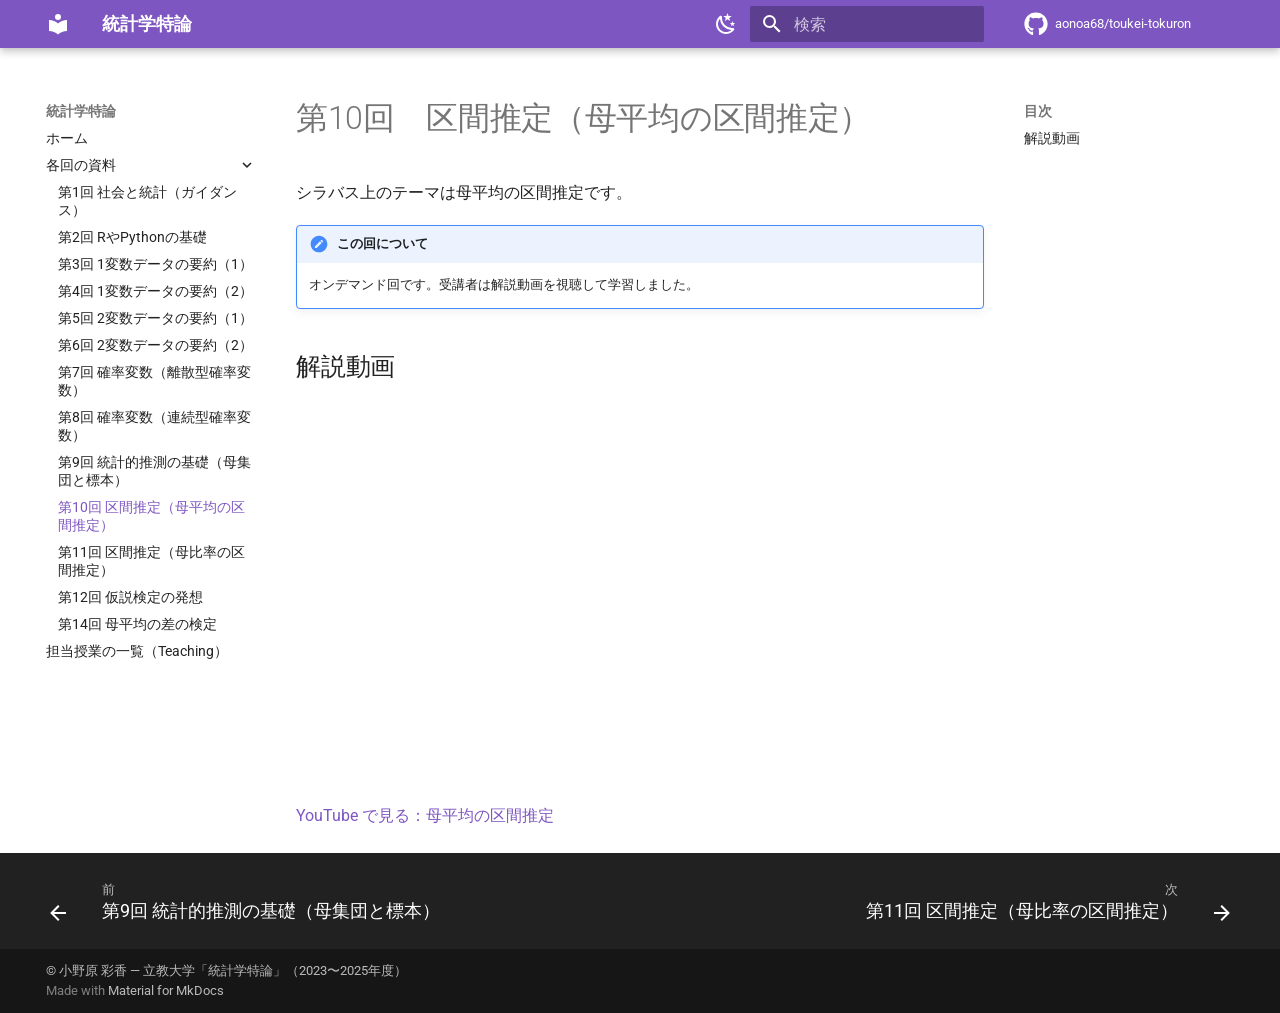
<file: week10/index.html>
<!doctype html>
<html lang="ja" class="no-js">
  <head>
    
      <meta charset="utf-8">
      <meta name="viewport" content="width=device-width,initial-scale=1">
      
        <meta name="description" content="立教大学「統計学特論」2025年度 授業資料（過去の担当授業）">
      
      
        <meta name="author" content="小野原 彩香">
      
      
        <link rel="canonical" href="https://aonoa68.github.io/toukei-tokuron/week10/">
      
      
        <link rel="prev" href="../week09/">
      
      
        <link rel="next" href="../week11/">
      
      
        
      
      
      <link rel="icon" href="../assets/images/favicon.png">
      <meta name="generator" content="mkdocs-1.6.1, mkdocs-material-9.7.6">
    
    
      
        <title>第10回 区間推定（母平均の区間推定） - 統計学特論</title>
      
    
    
      <link rel="stylesheet" href="../assets/stylesheets/main.484c7ddc.min.css">
      
        
        <link rel="stylesheet" href="../assets/stylesheets/palette.ab4e12ef.min.css">
      
      


    
    
      
    
    
      
        
        
        <link rel="preconnect" href="https://fonts.gstatic.com" crossorigin>
        <link rel="stylesheet" href="https://fonts.googleapis.com/css?family=Roboto:300,300i,400,400i,700,700i%7CRoboto+Mono:400,400i,700,700i&display=fallback">
        <style>:root{--md-text-font:"Roboto";--md-code-font:"Roboto Mono"}</style>
      
    
    
      <link rel="stylesheet" href="../stylesheets/extra.css">
    
    <script>__md_scope=new URL("..",location),__md_hash=e=>[...e].reduce(((e,_)=>(e<<5)-e+_.charCodeAt(0)),0),__md_get=(e,_=localStorage,t=__md_scope)=>JSON.parse(_.getItem(t.pathname+"."+e)),__md_set=(e,_,t=localStorage,a=__md_scope)=>{try{t.setItem(a.pathname+"."+e,JSON.stringify(_))}catch(e){}}</script>
    
      

    
    
  </head>
  
  
    
    
      
    
    
    
    
    <body dir="ltr" data-md-color-scheme="default" data-md-color-primary="deep-purple" data-md-color-accent="deep-purple">
  
    
    <input class="md-toggle" data-md-toggle="drawer" type="checkbox" id="__drawer" autocomplete="off">
    <input class="md-toggle" data-md-toggle="search" type="checkbox" id="__search" autocomplete="off">
    <label class="md-overlay" for="__drawer"></label>
    <div data-md-component="skip">
      
        
        <a href="#10" class="md-skip">
          コンテンツにスキップ
        </a>
      
    </div>
    <div data-md-component="announce">
      
    </div>
    
    
      

  

<header class="md-header md-header--shadow" data-md-component="header">
  <nav class="md-header__inner md-grid" aria-label="ヘッダー">
    <a href=".." title="統計学特論" class="md-header__button md-logo" aria-label="統計学特論" data-md-component="logo">
      
  
  <svg xmlns="http://www.w3.org/2000/svg" viewBox="0 0 24 24"><path d="M12 8a3 3 0 0 0 3-3 3 3 0 0 0-3-3 3 3 0 0 0-3 3 3 3 0 0 0 3 3m0 3.54C9.64 9.35 6.5 8 3 8v11c3.5 0 6.64 1.35 9 3.54 2.36-2.19 5.5-3.54 9-3.54V8c-3.5 0-6.64 1.35-9 3.54"/></svg>

    </a>
    <label class="md-header__button md-icon" for="__drawer">
      
      <svg xmlns="http://www.w3.org/2000/svg" viewBox="0 0 24 24"><path d="M3 6h18v2H3zm0 5h18v2H3zm0 5h18v2H3z"/></svg>
    </label>
    <div class="md-header__title" data-md-component="header-title">
      <div class="md-header__ellipsis">
        <div class="md-header__topic">
          <span class="md-ellipsis">
            統計学特論
          </span>
        </div>
        <div class="md-header__topic" data-md-component="header-topic">
          <span class="md-ellipsis">
            
              第10回 区間推定（母平均の区間推定）
            
          </span>
        </div>
      </div>
    </div>
    
      
        <form class="md-header__option" data-md-component="palette">
  
    
    
    
    <input class="md-option" data-md-color-media="(prefers-color-scheme: light)" data-md-color-scheme="default" data-md-color-primary="deep-purple" data-md-color-accent="deep-purple"  aria-label="ダークモードに切り替え"  type="radio" name="__palette" id="__palette_0">
    
      <label class="md-header__button md-icon" title="ダークモードに切り替え" for="__palette_1" hidden>
        <svg xmlns="http://www.w3.org/2000/svg" viewBox="0 0 24 24"><path d="m17.75 4.09-2.53 1.94.91 3.06-2.63-1.81-2.63 1.81.91-3.06-2.53-1.94L12.44 4l1.06-3 1.06 3zm3.5 6.91-1.64 1.25.59 1.98-1.7-1.17-1.7 1.17.59-1.98L15.75 11l2.06-.05L18.5 9l.69 1.95zm-2.28 4.95c.83-.08 1.72 1.1 1.19 1.85-.32.45-.66.87-1.08 1.27C15.17 23 8.84 23 4.94 19.07c-3.91-3.9-3.91-10.24 0-14.14.4-.4.82-.76 1.27-1.08.75-.53 1.93.36 1.85 1.19-.27 2.86.69 5.83 2.89 8.02a9.96 9.96 0 0 0 8.02 2.89m-1.64 2.02a12.08 12.08 0 0 1-7.8-3.47c-2.17-2.19-3.33-5-3.49-7.82-2.81 3.14-2.7 7.96.31 10.98 3.02 3.01 7.84 3.12 10.98.31"/></svg>
      </label>
    
  
    
    
    
    <input class="md-option" data-md-color-media="(prefers-color-scheme: dark)" data-md-color-scheme="slate" data-md-color-primary="deep-purple" data-md-color-accent="deep-purple"  aria-label="ライトモードに切り替え"  type="radio" name="__palette" id="__palette_1">
    
      <label class="md-header__button md-icon" title="ライトモードに切り替え" for="__palette_0" hidden>
        <svg xmlns="http://www.w3.org/2000/svg" viewBox="0 0 24 24"><path d="M12 7a5 5 0 0 1 5 5 5 5 0 0 1-5 5 5 5 0 0 1-5-5 5 5 0 0 1 5-5m0 2a3 3 0 0 0-3 3 3 3 0 0 0 3 3 3 3 0 0 0 3-3 3 3 0 0 0-3-3m0-7 2.39 3.42C13.65 5.15 12.84 5 12 5s-1.65.15-2.39.42zM3.34 7l4.16-.35A7.2 7.2 0 0 0 5.94 8.5c-.44.74-.69 1.5-.83 2.29zm.02 10 1.76-3.77a7.131 7.131 0 0 0 2.38 4.14zM20.65 7l-1.77 3.79a7.02 7.02 0 0 0-2.38-4.15zm-.01 10-4.14.36c.59-.51 1.12-1.14 1.54-1.86.42-.73.69-1.5.83-2.29zM12 22l-2.41-3.44c.74.27 1.55.44 2.41.44.82 0 1.63-.17 2.37-.44z"/></svg>
      </label>
    
  
</form>
      
    
    
      <script>var palette=__md_get("__palette");if(palette&&palette.color){if("(prefers-color-scheme)"===palette.color.media){var media=matchMedia("(prefers-color-scheme: light)"),input=document.querySelector(media.matches?"[data-md-color-media='(prefers-color-scheme: light)']":"[data-md-color-media='(prefers-color-scheme: dark)']");palette.color.media=input.getAttribute("data-md-color-media"),palette.color.scheme=input.getAttribute("data-md-color-scheme"),palette.color.primary=input.getAttribute("data-md-color-primary"),palette.color.accent=input.getAttribute("data-md-color-accent")}for(var[key,value]of Object.entries(palette.color))document.body.setAttribute("data-md-color-"+key,value)}</script>
    
    
    
      
      
        <label class="md-header__button md-icon" for="__search">
          
          <svg xmlns="http://www.w3.org/2000/svg" viewBox="0 0 24 24"><path d="M9.5 3A6.5 6.5 0 0 1 16 9.5c0 1.61-.59 3.09-1.56 4.23l.27.27h.79l5 5-1.5 1.5-5-5v-.79l-.27-.27A6.52 6.52 0 0 1 9.5 16 6.5 6.5 0 0 1 3 9.5 6.5 6.5 0 0 1 9.5 3m0 2C7 5 5 7 5 9.5S7 14 9.5 14 14 12 14 9.5 12 5 9.5 5"/></svg>
        </label>
        <div class="md-search" data-md-component="search" role="dialog">
  <label class="md-search__overlay" for="__search"></label>
  <div class="md-search__inner" role="search">
    <form class="md-search__form" name="search">
      <input type="text" class="md-search__input" name="query" aria-label="検索" placeholder="検索" autocapitalize="off" autocorrect="off" autocomplete="off" spellcheck="false" data-md-component="search-query" required>
      <label class="md-search__icon md-icon" for="__search">
        
        <svg xmlns="http://www.w3.org/2000/svg" viewBox="0 0 24 24"><path d="M9.5 3A6.5 6.5 0 0 1 16 9.5c0 1.61-.59 3.09-1.56 4.23l.27.27h.79l5 5-1.5 1.5-5-5v-.79l-.27-.27A6.52 6.52 0 0 1 9.5 16 6.5 6.5 0 0 1 3 9.5 6.5 6.5 0 0 1 9.5 3m0 2C7 5 5 7 5 9.5S7 14 9.5 14 14 12 14 9.5 12 5 9.5 5"/></svg>
        
        <svg xmlns="http://www.w3.org/2000/svg" viewBox="0 0 24 24"><path d="M20 11v2H8l5.5 5.5-1.42 1.42L4.16 12l7.92-7.92L13.5 5.5 8 11z"/></svg>
      </label>
      <nav class="md-search__options" aria-label="検索">
        
        <button type="reset" class="md-search__icon md-icon" title="クリア" aria-label="クリア" tabindex="-1">
          
          <svg xmlns="http://www.w3.org/2000/svg" viewBox="0 0 24 24"><path d="M19 6.41 17.59 5 12 10.59 6.41 5 5 6.41 10.59 12 5 17.59 6.41 19 12 13.41 17.59 19 19 17.59 13.41 12z"/></svg>
        </button>
      </nav>
      
        <div class="md-search__suggest" data-md-component="search-suggest"></div>
      
    </form>
    <div class="md-search__output">
      <div class="md-search__scrollwrap" tabindex="0" data-md-scrollfix>
        <div class="md-search-result" data-md-component="search-result">
          <div class="md-search-result__meta">
            検索を初期化
          </div>
          <ol class="md-search-result__list" role="presentation"></ol>
        </div>
      </div>
    </div>
  </div>
</div>
      
    
    
      <div class="md-header__source">
        <a href="https://github.com/aonoa68/toukei-tokuron" title="リポジトリへ" class="md-source" data-md-component="source">
  <div class="md-source__icon md-icon">
    
    <svg xmlns="http://www.w3.org/2000/svg" viewBox="0 0 512 512"><!--! Font Awesome Free 7.1.0 by @fontawesome - https://fontawesome.com License - https://fontawesome.com/license/free (Icons: CC BY 4.0, Fonts: SIL OFL 1.1, Code: MIT License) Copyright 2025 Fonticons, Inc.--><path d="M173.9 397.4c0 2-2.3 3.6-5.2 3.6-3.3.3-5.6-1.3-5.6-3.6 0-2 2.3-3.6 5.2-3.6 3-.3 5.6 1.3 5.6 3.6m-31.1-4.5c-.7 2 1.3 4.3 4.3 4.9 2.6 1 5.6 0 6.2-2s-1.3-4.3-4.3-5.2c-2.6-.7-5.5.3-6.2 2.3m44.2-1.7c-2.9.7-4.9 2.6-4.6 4.9.3 2 2.9 3.3 5.9 2.6 2.9-.7 4.9-2.6 4.6-4.6-.3-1.9-3-3.2-5.9-2.9M252.8 8C114.1 8 8 113.3 8 252c0 110.9 69.8 205.8 169.5 239.2 12.8 2.3 17.3-5.6 17.3-12.1 0-6.2-.3-40.4-.3-61.4 0 0-70 15-84.7-29.8 0 0-11.4-29.1-27.8-36.6 0 0-22.9-15.7 1.6-15.4 0 0 24.9 2 38.6 25.8 21.9 38.6 58.6 27.5 72.9 20.9 2.3-16 8.8-27.1 16-33.7-55.9-6.2-112.3-14.3-112.3-110.5 0-27.5 7.6-41.3 23.6-58.9-2.6-6.5-11.1-33.3 2.6-67.9 20.9-6.5 69 27 69 27 20-5.6 41.5-8.5 62.8-8.5s42.8 2.9 62.8 8.5c0 0 48.1-33.6 69-27 13.7 34.7 5.2 61.4 2.6 67.9 16 17.7 25.8 31.5 25.8 58.9 0 96.5-58.9 104.2-114.8 110.5 9.2 7.9 17 22.9 17 46.4 0 33.7-.3 75.4-.3 83.6 0 6.5 4.6 14.4 17.3 12.1C436.2 457.8 504 362.9 504 252 504 113.3 391.5 8 252.8 8M105.2 352.9c-1.3 1-1 3.3.7 5.2 1.6 1.6 3.9 2.3 5.2 1 1.3-1 1-3.3-.7-5.2-1.6-1.6-3.9-2.3-5.2-1m-10.8-8.1c-.7 1.3.3 2.9 2.3 3.9 1.6 1 3.6.7 4.3-.7.7-1.3-.3-2.9-2.3-3.9-2-.6-3.6-.3-4.3.7m32.4 35.6c-1.6 1.3-1 4.3 1.3 6.2 2.3 2.3 5.2 2.6 6.5 1 1.3-1.3.7-4.3-1.3-6.2-2.2-2.3-5.2-2.6-6.5-1m-11.4-14.7c-1.6 1-1.6 3.6 0 5.9s4.3 3.3 5.6 2.3c1.6-1.3 1.6-3.9 0-6.2-1.4-2.3-4-3.3-5.6-2"/></svg>
  </div>
  <div class="md-source__repository">
    aonoa68/toukei-tokuron
  </div>
</a>
      </div>
    
  </nav>
  
</header>
    
    <div class="md-container" data-md-component="container">
      
      
        
          
        
      
      <main class="md-main" data-md-component="main">
        <div class="md-main__inner md-grid">
          
            
              
              <div class="md-sidebar md-sidebar--primary" data-md-component="sidebar" data-md-type="navigation" >
                <div class="md-sidebar__scrollwrap">
                  <div class="md-sidebar__inner">
                    



<nav class="md-nav md-nav--primary" aria-label="ナビゲーション" data-md-level="0">
  <label class="md-nav__title" for="__drawer">
    <a href=".." title="統計学特論" class="md-nav__button md-logo" aria-label="統計学特論" data-md-component="logo">
      
  
  <svg xmlns="http://www.w3.org/2000/svg" viewBox="0 0 24 24"><path d="M12 8a3 3 0 0 0 3-3 3 3 0 0 0-3-3 3 3 0 0 0-3 3 3 3 0 0 0 3 3m0 3.54C9.64 9.35 6.5 8 3 8v11c3.5 0 6.64 1.35 9 3.54 2.36-2.19 5.5-3.54 9-3.54V8c-3.5 0-6.64 1.35-9 3.54"/></svg>

    </a>
    統計学特論
  </label>
  
    <div class="md-nav__source">
      <a href="https://github.com/aonoa68/toukei-tokuron" title="リポジトリへ" class="md-source" data-md-component="source">
  <div class="md-source__icon md-icon">
    
    <svg xmlns="http://www.w3.org/2000/svg" viewBox="0 0 512 512"><!--! Font Awesome Free 7.1.0 by @fontawesome - https://fontawesome.com License - https://fontawesome.com/license/free (Icons: CC BY 4.0, Fonts: SIL OFL 1.1, Code: MIT License) Copyright 2025 Fonticons, Inc.--><path d="M173.9 397.4c0 2-2.3 3.6-5.2 3.6-3.3.3-5.6-1.3-5.6-3.6 0-2 2.3-3.6 5.2-3.6 3-.3 5.6 1.3 5.6 3.6m-31.1-4.5c-.7 2 1.3 4.3 4.3 4.9 2.6 1 5.6 0 6.2-2s-1.3-4.3-4.3-5.2c-2.6-.7-5.5.3-6.2 2.3m44.2-1.7c-2.9.7-4.9 2.6-4.6 4.9.3 2 2.9 3.3 5.9 2.6 2.9-.7 4.9-2.6 4.6-4.6-.3-1.9-3-3.2-5.9-2.9M252.8 8C114.1 8 8 113.3 8 252c0 110.9 69.8 205.8 169.5 239.2 12.8 2.3 17.3-5.6 17.3-12.1 0-6.2-.3-40.4-.3-61.4 0 0-70 15-84.7-29.8 0 0-11.4-29.1-27.8-36.6 0 0-22.9-15.7 1.6-15.4 0 0 24.9 2 38.6 25.8 21.9 38.6 58.6 27.5 72.9 20.9 2.3-16 8.8-27.1 16-33.7-55.9-6.2-112.3-14.3-112.3-110.5 0-27.5 7.6-41.3 23.6-58.9-2.6-6.5-11.1-33.3 2.6-67.9 20.9-6.5 69 27 69 27 20-5.6 41.5-8.5 62.8-8.5s42.8 2.9 62.8 8.5c0 0 48.1-33.6 69-27 13.7 34.7 5.2 61.4 2.6 67.9 16 17.7 25.8 31.5 25.8 58.9 0 96.5-58.9 104.2-114.8 110.5 9.2 7.9 17 22.9 17 46.4 0 33.7-.3 75.4-.3 83.6 0 6.5 4.6 14.4 17.3 12.1C436.2 457.8 504 362.9 504 252 504 113.3 391.5 8 252.8 8M105.2 352.9c-1.3 1-1 3.3.7 5.2 1.6 1.6 3.9 2.3 5.2 1 1.3-1 1-3.3-.7-5.2-1.6-1.6-3.9-2.3-5.2-1m-10.8-8.1c-.7 1.3.3 2.9 2.3 3.9 1.6 1 3.6.7 4.3-.7.7-1.3-.3-2.9-2.3-3.9-2-.6-3.6-.3-4.3.7m32.4 35.6c-1.6 1.3-1 4.3 1.3 6.2 2.3 2.3 5.2 2.6 6.5 1 1.3-1.3.7-4.3-1.3-6.2-2.2-2.3-5.2-2.6-6.5-1m-11.4-14.7c-1.6 1-1.6 3.6 0 5.9s4.3 3.3 5.6 2.3c1.6-1.3 1.6-3.9 0-6.2-1.4-2.3-4-3.3-5.6-2"/></svg>
  </div>
  <div class="md-source__repository">
    aonoa68/toukei-tokuron
  </div>
</a>
    </div>
  
  <ul class="md-nav__list" data-md-scrollfix>
    
      
      
  
  
  
  
    <li class="md-nav__item">
      <a href=".." class="md-nav__link">
        
  
  
  <span class="md-ellipsis">
    
  
    ホーム
  

    
  </span>
  
  

      </a>
    </li>
  

    
      
      
  
  
    
  
  
  
    
    
    
    
    
    <li class="md-nav__item md-nav__item--active md-nav__item--nested">
      
        
        
        <input class="md-nav__toggle md-toggle " type="checkbox" id="__nav_2" checked>
        
          
          <label class="md-nav__link" for="__nav_2" id="__nav_2_label" tabindex="0">
            
  
  
  <span class="md-ellipsis">
    
  
    各回の資料
  

    
  </span>
  
  

            <span class="md-nav__icon md-icon"></span>
          </label>
        
        <nav class="md-nav" data-md-level="1" aria-labelledby="__nav_2_label" aria-expanded="true">
          <label class="md-nav__title" for="__nav_2">
            <span class="md-nav__icon md-icon"></span>
            
  
    各回の資料
  

          </label>
          <ul class="md-nav__list" data-md-scrollfix>
            
              
                
  
  
  
  
    <li class="md-nav__item">
      <a href="../week01/" class="md-nav__link">
        
  
  
  <span class="md-ellipsis">
    
  
    第1回 社会と統計（ガイダンス）
  

    
  </span>
  
  

      </a>
    </li>
  

              
            
              
                
  
  
  
  
    <li class="md-nav__item">
      <a href="../week02/" class="md-nav__link">
        
  
  
  <span class="md-ellipsis">
    
  
    第2回 RやPythonの基礎
  

    
  </span>
  
  

      </a>
    </li>
  

              
            
              
                
  
  
  
  
    <li class="md-nav__item">
      <a href="../week03/" class="md-nav__link">
        
  
  
  <span class="md-ellipsis">
    
  
    第3回 1変数データの要約（1）
  

    
  </span>
  
  

      </a>
    </li>
  

              
            
              
                
  
  
  
  
    <li class="md-nav__item">
      <a href="../week04/" class="md-nav__link">
        
  
  
  <span class="md-ellipsis">
    
  
    第4回 1変数データの要約（2）
  

    
  </span>
  
  

      </a>
    </li>
  

              
            
              
                
  
  
  
  
    <li class="md-nav__item">
      <a href="../week05/" class="md-nav__link">
        
  
  
  <span class="md-ellipsis">
    
  
    第5回 2変数データの要約（1）
  

    
  </span>
  
  

      </a>
    </li>
  

              
            
              
                
  
  
  
  
    <li class="md-nav__item">
      <a href="../week06/" class="md-nav__link">
        
  
  
  <span class="md-ellipsis">
    
  
    第6回 2変数データの要約（2）
  

    
  </span>
  
  

      </a>
    </li>
  

              
            
              
                
  
  
  
  
    <li class="md-nav__item">
      <a href="../week07/" class="md-nav__link">
        
  
  
  <span class="md-ellipsis">
    
  
    第7回 確率変数（離散型確率変数）
  

    
  </span>
  
  

      </a>
    </li>
  

              
            
              
                
  
  
  
  
    <li class="md-nav__item">
      <a href="../week08/" class="md-nav__link">
        
  
  
  <span class="md-ellipsis">
    
  
    第8回 確率変数（連続型確率変数）
  

    
  </span>
  
  

      </a>
    </li>
  

              
            
              
                
  
  
  
  
    <li class="md-nav__item">
      <a href="../week09/" class="md-nav__link">
        
  
  
  <span class="md-ellipsis">
    
  
    第9回 統計的推測の基礎（母集団と標本）
  

    
  </span>
  
  

      </a>
    </li>
  

              
            
              
                
  
  
    
  
  
  
    <li class="md-nav__item md-nav__item--active">
      
      <input class="md-nav__toggle md-toggle" type="checkbox" id="__toc">
      
      
        
      
      
        <label class="md-nav__link md-nav__link--active" for="__toc">
          
  
  
  <span class="md-ellipsis">
    
  
    第10回 区間推定（母平均の区間推定）
  

    
  </span>
  
  

          <span class="md-nav__icon md-icon"></span>
        </label>
      
      <a href="./" class="md-nav__link md-nav__link--active">
        
  
  
  <span class="md-ellipsis">
    
  
    第10回 区間推定（母平均の区間推定）
  

    
  </span>
  
  

      </a>
      
        

<nav class="md-nav md-nav--secondary" aria-label="目次">
  
  
  
    
  
  
    <label class="md-nav__title" for="__toc">
      <span class="md-nav__icon md-icon"></span>
      目次
    </label>
    <ul class="md-nav__list" data-md-component="toc" data-md-scrollfix>
      
        <li class="md-nav__item">
  <a href="#_1" class="md-nav__link">
    <span class="md-ellipsis">
      
        解説動画
      
    </span>
  </a>
  
</li>
      
    </ul>
  
</nav>
      
    </li>
  

              
            
              
                
  
  
  
  
    <li class="md-nav__item">
      <a href="../week11/" class="md-nav__link">
        
  
  
  <span class="md-ellipsis">
    
  
    第11回 区間推定（母比率の区間推定）
  

    
  </span>
  
  

      </a>
    </li>
  

              
            
              
                
  
  
  
  
    <li class="md-nav__item">
      <a href="../week12/" class="md-nav__link">
        
  
  
  <span class="md-ellipsis">
    
  
    第12回 仮説検定の発想
  

    
  </span>
  
  

      </a>
    </li>
  

              
            
              
                
  
  
  
  
    <li class="md-nav__item">
      <a href="../week14/" class="md-nav__link">
        
  
  
  <span class="md-ellipsis">
    
  
    第14回 母平均の差の検定
  

    
  </span>
  
  

      </a>
    </li>
  

              
            
          </ul>
        </nav>
      
    </li>
  

    
      
      
  
  
  
  
    <li class="md-nav__item">
      <a href="https://aonoa68.github.io/teaching/" class="md-nav__link">
        
  
  
  <span class="md-ellipsis">
    
  
    担当授業の一覧（Teaching）
  

    
  </span>
  
  

      </a>
    </li>
  

    
  </ul>
</nav>
                  </div>
                </div>
              </div>
            
            
              
              <div class="md-sidebar md-sidebar--secondary" data-md-component="sidebar" data-md-type="toc" >
                <div class="md-sidebar__scrollwrap">
                  <div class="md-sidebar__inner">
                    

<nav class="md-nav md-nav--secondary" aria-label="目次">
  
  
  
    
  
  
    <label class="md-nav__title" for="__toc">
      <span class="md-nav__icon md-icon"></span>
      目次
    </label>
    <ul class="md-nav__list" data-md-component="toc" data-md-scrollfix>
      
        <li class="md-nav__item">
  <a href="#_1" class="md-nav__link">
    <span class="md-ellipsis">
      
        解説動画
      
    </span>
  </a>
  
</li>
      
    </ul>
  
</nav>
                  </div>
                </div>
              </div>
            
          
          
            <div class="md-content" data-md-component="content">
              
              <article class="md-content__inner md-typeset">
                
                  


  
  


<h1 id="10">第10回　区間推定（母平均の区間推定）<a class="headerlink" href="#10" title="Permanent link">&para;</a></h1>
<p>シラバス上のテーマは母平均の区間推定です。</p>
<div class="admonition note">
<p class="admonition-title">この回について</p>
<p>オンデマンド回です。受講者は解説動画を視聴して学習しました。</p>
</div>
<h2 id="_1">解説動画<a class="headerlink" href="#_1" title="Permanent link">&para;</a></h2>
<div class="video-wrap"><iframe src="https://www.youtube-nocookie.com/embed/9YyjbO_ElYE" title="母平均の区間推定" loading="lazy" allowfullscreen allow="accelerometer; clipboard-write; encrypted-media; gyroscope; picture-in-picture"></iframe></div>

<p><a href="https://www.youtube.com/watch?v=9YyjbO_ElYE">YouTube で見る：母平均の区間推定</a></p>












                
              </article>
            </div>
          
          
<script>var target=document.getElementById(location.hash.slice(1));target&&target.name&&(target.checked=target.name.startsWith("__tabbed_"))</script>
        </div>
        
          <button type="button" class="md-top md-icon" data-md-component="top" hidden>
  
  <svg xmlns="http://www.w3.org/2000/svg" viewBox="0 0 24 24"><path d="M13 20h-2V8l-5.5 5.5-1.42-1.42L12 4.16l7.92 7.92-1.42 1.42L13 8z"/></svg>
  ページトップへ戻る
</button>
        
      </main>
      
        <footer class="md-footer">
  
    
      
      <nav class="md-footer__inner md-grid" aria-label="フッター" >
        
          
          <a href="../week09/" class="md-footer__link md-footer__link--prev" aria-label="前: 第9回 統計的推測の基礎（母集団と標本）">
            <div class="md-footer__button md-icon">
              
              <svg xmlns="http://www.w3.org/2000/svg" viewBox="0 0 24 24"><path d="M20 11v2H8l5.5 5.5-1.42 1.42L4.16 12l7.92-7.92L13.5 5.5 8 11z"/></svg>
            </div>
            <div class="md-footer__title">
              <span class="md-footer__direction">
                前
              </span>
              <div class="md-ellipsis">
                第9回 統計的推測の基礎（母集団と標本）
              </div>
            </div>
          </a>
        
        
          
          <a href="../week11/" class="md-footer__link md-footer__link--next" aria-label="次: 第11回 区間推定（母比率の区間推定）">
            <div class="md-footer__title">
              <span class="md-footer__direction">
                次
              </span>
              <div class="md-ellipsis">
                第11回 区間推定（母比率の区間推定）
              </div>
            </div>
            <div class="md-footer__button md-icon">
              
              <svg xmlns="http://www.w3.org/2000/svg" viewBox="0 0 24 24"><path d="M4 11v2h12l-5.5 5.5 1.42 1.42L19.84 12l-7.92-7.92L10.5 5.5 16 11z"/></svg>
            </div>
          </a>
        
      </nav>
    
  
  <div class="md-footer-meta md-typeset">
    <div class="md-footer-meta__inner md-grid">
      <div class="md-copyright">
  
    <div class="md-copyright__highlight">
      © 小野原 彩香 — 立教大学「統計学特論」（2023〜2025年度）
    </div>
  
  
    Made with
    <a href="https://squidfunk.github.io/mkdocs-material/" target="_blank" rel="noopener">
      Material for MkDocs
    </a>
  
</div>
      
    </div>
  </div>
</footer>
      
    </div>
    <div class="md-dialog" data-md-component="dialog">
      <div class="md-dialog__inner md-typeset"></div>
    </div>
    
    
    
      
      
      <script id="__config" type="application/json">{"annotate": null, "base": "..", "features": ["navigation.tracking", "navigation.top", "navigation.footer", "search.suggest", "search.highlight", "toc.follow"], "search": "../assets/javascripts/workers/search.2c215733.min.js", "tags": null, "translations": {"clipboard.copied": "\u30b3\u30d4\u30fc\u3057\u307e\u3057\u305f", "clipboard.copy": "\u30af\u30ea\u30c3\u30d7\u30dc\u30fc\u30c9\u3078\u30b3\u30d4\u30fc", "search.result.more.one": "\u3053\u306e\u30da\u30fc\u30b8\u5185\u306b\u3082\u30461\u4ef6\u898b\u3064\u304b\u308a\u307e\u3057\u305f", "search.result.more.other": "\u3053\u306e\u30da\u30fc\u30b8\u5185\u306b\u3042\u3068#\u4ef6\u898b\u3064\u304b\u308a\u307e\u3057\u305f", "search.result.none": "\u4f55\u3082\u898b\u3064\u304b\u308a\u307e\u305b\u3093\u3067\u3057\u305f", "search.result.one": "1\u4ef6\u898b\u3064\u304b\u308a\u307e\u3057\u305f", "search.result.other": "#\u4ef6\u898b\u3064\u304b\u308a\u307e\u3057\u305f", "search.result.placeholder": "\u691c\u7d22\u30ad\u30fc\u30ef\u30fc\u30c9\u3092\u5165\u529b\u3057\u3066\u304f\u3060\u3055\u3044", "search.result.term.missing": "\u691c\u7d22\u306b\u542b\u307e\u308c\u306a\u3044", "select.version": "\u30d0\u30fc\u30b8\u30e7\u30f3\u5207\u308a\u66ff\u3048"}, "version": null}</script>
    
    
      <script src="../assets/javascripts/bundle.79ae519e.min.js"></script>
      
    
  </body>
</html>
</file>
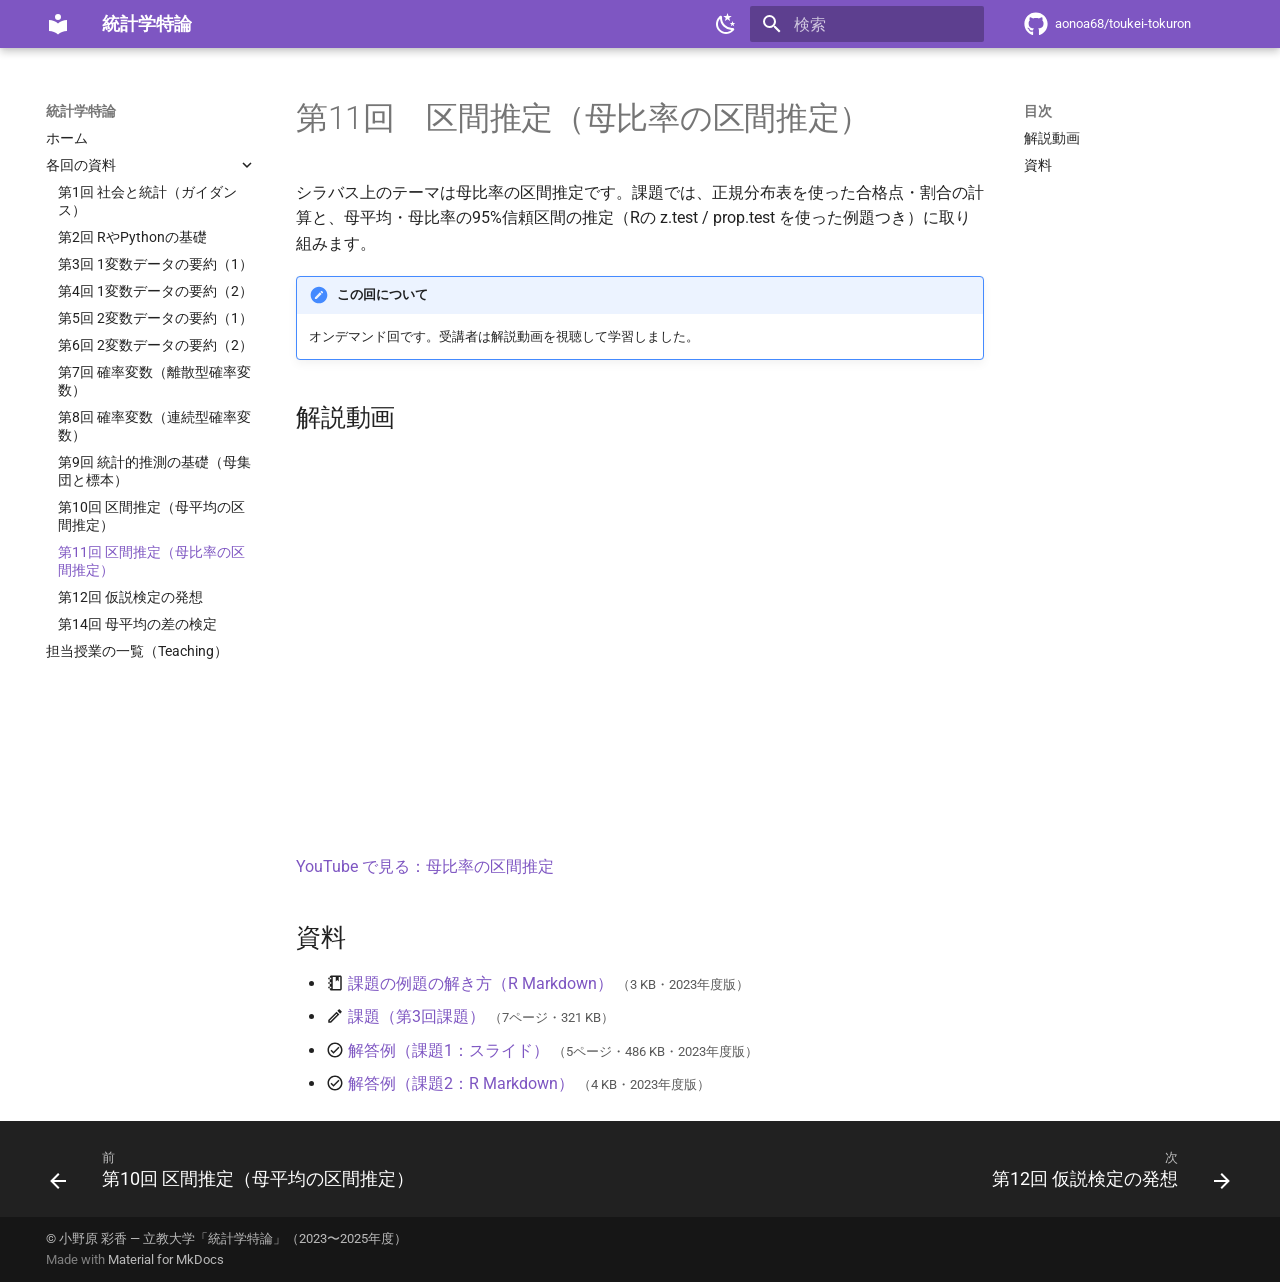
<file: week11/index.html>
<!doctype html>
<html lang="ja" class="no-js">
  <head>
    
      <meta charset="utf-8">
      <meta name="viewport" content="width=device-width,initial-scale=1">
      
        <meta name="description" content="立教大学「統計学特論」2025年度 授業資料（過去の担当授業）">
      
      
        <meta name="author" content="小野原 彩香">
      
      
        <link rel="canonical" href="https://aonoa68.github.io/toukei-tokuron/week11/">
      
      
        <link rel="prev" href="../week10/">
      
      
        <link rel="next" href="../week12/">
      
      
        
      
      
      <link rel="icon" href="../assets/images/favicon.png">
      <meta name="generator" content="mkdocs-1.6.1, mkdocs-material-9.7.6">
    
    
      
        <title>第11回 区間推定（母比率の区間推定） - 統計学特論</title>
      
    
    
      <link rel="stylesheet" href="../assets/stylesheets/main.484c7ddc.min.css">
      
        
        <link rel="stylesheet" href="../assets/stylesheets/palette.ab4e12ef.min.css">
      
      


    
    
      
    
    
      
        
        
        <link rel="preconnect" href="https://fonts.gstatic.com" crossorigin>
        <link rel="stylesheet" href="https://fonts.googleapis.com/css?family=Roboto:300,300i,400,400i,700,700i%7CRoboto+Mono:400,400i,700,700i&display=fallback">
        <style>:root{--md-text-font:"Roboto";--md-code-font:"Roboto Mono"}</style>
      
    
    
      <link rel="stylesheet" href="../stylesheets/extra.css">
    
    <script>__md_scope=new URL("..",location),__md_hash=e=>[...e].reduce(((e,_)=>(e<<5)-e+_.charCodeAt(0)),0),__md_get=(e,_=localStorage,t=__md_scope)=>JSON.parse(_.getItem(t.pathname+"."+e)),__md_set=(e,_,t=localStorage,a=__md_scope)=>{try{t.setItem(a.pathname+"."+e,JSON.stringify(_))}catch(e){}}</script>
    
      

    
    
  </head>
  
  
    
    
      
    
    
    
    
    <body dir="ltr" data-md-color-scheme="default" data-md-color-primary="deep-purple" data-md-color-accent="deep-purple">
  
    
    <input class="md-toggle" data-md-toggle="drawer" type="checkbox" id="__drawer" autocomplete="off">
    <input class="md-toggle" data-md-toggle="search" type="checkbox" id="__search" autocomplete="off">
    <label class="md-overlay" for="__drawer"></label>
    <div data-md-component="skip">
      
        
        <a href="#11" class="md-skip">
          コンテンツにスキップ
        </a>
      
    </div>
    <div data-md-component="announce">
      
    </div>
    
    
      

  

<header class="md-header md-header--shadow" data-md-component="header">
  <nav class="md-header__inner md-grid" aria-label="ヘッダー">
    <a href=".." title="統計学特論" class="md-header__button md-logo" aria-label="統計学特論" data-md-component="logo">
      
  
  <svg xmlns="http://www.w3.org/2000/svg" viewBox="0 0 24 24"><path d="M12 8a3 3 0 0 0 3-3 3 3 0 0 0-3-3 3 3 0 0 0-3 3 3 3 0 0 0 3 3m0 3.54C9.64 9.35 6.5 8 3 8v11c3.5 0 6.64 1.35 9 3.54 2.36-2.19 5.5-3.54 9-3.54V8c-3.5 0-6.64 1.35-9 3.54"/></svg>

    </a>
    <label class="md-header__button md-icon" for="__drawer">
      
      <svg xmlns="http://www.w3.org/2000/svg" viewBox="0 0 24 24"><path d="M3 6h18v2H3zm0 5h18v2H3zm0 5h18v2H3z"/></svg>
    </label>
    <div class="md-header__title" data-md-component="header-title">
      <div class="md-header__ellipsis">
        <div class="md-header__topic">
          <span class="md-ellipsis">
            統計学特論
          </span>
        </div>
        <div class="md-header__topic" data-md-component="header-topic">
          <span class="md-ellipsis">
            
              第11回 区間推定（母比率の区間推定）
            
          </span>
        </div>
      </div>
    </div>
    
      
        <form class="md-header__option" data-md-component="palette">
  
    
    
    
    <input class="md-option" data-md-color-media="(prefers-color-scheme: light)" data-md-color-scheme="default" data-md-color-primary="deep-purple" data-md-color-accent="deep-purple"  aria-label="ダークモードに切り替え"  type="radio" name="__palette" id="__palette_0">
    
      <label class="md-header__button md-icon" title="ダークモードに切り替え" for="__palette_1" hidden>
        <svg xmlns="http://www.w3.org/2000/svg" viewBox="0 0 24 24"><path d="m17.75 4.09-2.53 1.94.91 3.06-2.63-1.81-2.63 1.81.91-3.06-2.53-1.94L12.44 4l1.06-3 1.06 3zm3.5 6.91-1.64 1.25.59 1.98-1.7-1.17-1.7 1.17.59-1.98L15.75 11l2.06-.05L18.5 9l.69 1.95zm-2.28 4.95c.83-.08 1.72 1.1 1.19 1.85-.32.45-.66.87-1.08 1.27C15.17 23 8.84 23 4.94 19.07c-3.91-3.9-3.91-10.24 0-14.14.4-.4.82-.76 1.27-1.08.75-.53 1.93.36 1.85 1.19-.27 2.86.69 5.83 2.89 8.02a9.96 9.96 0 0 0 8.02 2.89m-1.64 2.02a12.08 12.08 0 0 1-7.8-3.47c-2.17-2.19-3.33-5-3.49-7.82-2.81 3.14-2.7 7.96.31 10.98 3.02 3.01 7.84 3.12 10.98.31"/></svg>
      </label>
    
  
    
    
    
    <input class="md-option" data-md-color-media="(prefers-color-scheme: dark)" data-md-color-scheme="slate" data-md-color-primary="deep-purple" data-md-color-accent="deep-purple"  aria-label="ライトモードに切り替え"  type="radio" name="__palette" id="__palette_1">
    
      <label class="md-header__button md-icon" title="ライトモードに切り替え" for="__palette_0" hidden>
        <svg xmlns="http://www.w3.org/2000/svg" viewBox="0 0 24 24"><path d="M12 7a5 5 0 0 1 5 5 5 5 0 0 1-5 5 5 5 0 0 1-5-5 5 5 0 0 1 5-5m0 2a3 3 0 0 0-3 3 3 3 0 0 0 3 3 3 3 0 0 0 3-3 3 3 0 0 0-3-3m0-7 2.39 3.42C13.65 5.15 12.84 5 12 5s-1.65.15-2.39.42zM3.34 7l4.16-.35A7.2 7.2 0 0 0 5.94 8.5c-.44.74-.69 1.5-.83 2.29zm.02 10 1.76-3.77a7.131 7.131 0 0 0 2.38 4.14zM20.65 7l-1.77 3.79a7.02 7.02 0 0 0-2.38-4.15zm-.01 10-4.14.36c.59-.51 1.12-1.14 1.54-1.86.42-.73.69-1.5.83-2.29zM12 22l-2.41-3.44c.74.27 1.55.44 2.41.44.82 0 1.63-.17 2.37-.44z"/></svg>
      </label>
    
  
</form>
      
    
    
      <script>var palette=__md_get("__palette");if(palette&&palette.color){if("(prefers-color-scheme)"===palette.color.media){var media=matchMedia("(prefers-color-scheme: light)"),input=document.querySelector(media.matches?"[data-md-color-media='(prefers-color-scheme: light)']":"[data-md-color-media='(prefers-color-scheme: dark)']");palette.color.media=input.getAttribute("data-md-color-media"),palette.color.scheme=input.getAttribute("data-md-color-scheme"),palette.color.primary=input.getAttribute("data-md-color-primary"),palette.color.accent=input.getAttribute("data-md-color-accent")}for(var[key,value]of Object.entries(palette.color))document.body.setAttribute("data-md-color-"+key,value)}</script>
    
    
    
      
      
        <label class="md-header__button md-icon" for="__search">
          
          <svg xmlns="http://www.w3.org/2000/svg" viewBox="0 0 24 24"><path d="M9.5 3A6.5 6.5 0 0 1 16 9.5c0 1.61-.59 3.09-1.56 4.23l.27.27h.79l5 5-1.5 1.5-5-5v-.79l-.27-.27A6.52 6.52 0 0 1 9.5 16 6.5 6.5 0 0 1 3 9.5 6.5 6.5 0 0 1 9.5 3m0 2C7 5 5 7 5 9.5S7 14 9.5 14 14 12 14 9.5 12 5 9.5 5"/></svg>
        </label>
        <div class="md-search" data-md-component="search" role="dialog">
  <label class="md-search__overlay" for="__search"></label>
  <div class="md-search__inner" role="search">
    <form class="md-search__form" name="search">
      <input type="text" class="md-search__input" name="query" aria-label="検索" placeholder="検索" autocapitalize="off" autocorrect="off" autocomplete="off" spellcheck="false" data-md-component="search-query" required>
      <label class="md-search__icon md-icon" for="__search">
        
        <svg xmlns="http://www.w3.org/2000/svg" viewBox="0 0 24 24"><path d="M9.5 3A6.5 6.5 0 0 1 16 9.5c0 1.61-.59 3.09-1.56 4.23l.27.27h.79l5 5-1.5 1.5-5-5v-.79l-.27-.27A6.52 6.52 0 0 1 9.5 16 6.5 6.5 0 0 1 3 9.5 6.5 6.5 0 0 1 9.5 3m0 2C7 5 5 7 5 9.5S7 14 9.5 14 14 12 14 9.5 12 5 9.5 5"/></svg>
        
        <svg xmlns="http://www.w3.org/2000/svg" viewBox="0 0 24 24"><path d="M20 11v2H8l5.5 5.5-1.42 1.42L4.16 12l7.92-7.92L13.5 5.5 8 11z"/></svg>
      </label>
      <nav class="md-search__options" aria-label="検索">
        
        <button type="reset" class="md-search__icon md-icon" title="クリア" aria-label="クリア" tabindex="-1">
          
          <svg xmlns="http://www.w3.org/2000/svg" viewBox="0 0 24 24"><path d="M19 6.41 17.59 5 12 10.59 6.41 5 5 6.41 10.59 12 5 17.59 6.41 19 12 13.41 17.59 19 19 17.59 13.41 12z"/></svg>
        </button>
      </nav>
      
        <div class="md-search__suggest" data-md-component="search-suggest"></div>
      
    </form>
    <div class="md-search__output">
      <div class="md-search__scrollwrap" tabindex="0" data-md-scrollfix>
        <div class="md-search-result" data-md-component="search-result">
          <div class="md-search-result__meta">
            検索を初期化
          </div>
          <ol class="md-search-result__list" role="presentation"></ol>
        </div>
      </div>
    </div>
  </div>
</div>
      
    
    
      <div class="md-header__source">
        <a href="https://github.com/aonoa68/toukei-tokuron" title="リポジトリへ" class="md-source" data-md-component="source">
  <div class="md-source__icon md-icon">
    
    <svg xmlns="http://www.w3.org/2000/svg" viewBox="0 0 512 512"><!--! Font Awesome Free 7.1.0 by @fontawesome - https://fontawesome.com License - https://fontawesome.com/license/free (Icons: CC BY 4.0, Fonts: SIL OFL 1.1, Code: MIT License) Copyright 2025 Fonticons, Inc.--><path d="M173.9 397.4c0 2-2.3 3.6-5.2 3.6-3.3.3-5.6-1.3-5.6-3.6 0-2 2.3-3.6 5.2-3.6 3-.3 5.6 1.3 5.6 3.6m-31.1-4.5c-.7 2 1.3 4.3 4.3 4.9 2.6 1 5.6 0 6.2-2s-1.3-4.3-4.3-5.2c-2.6-.7-5.5.3-6.2 2.3m44.2-1.7c-2.9.7-4.9 2.6-4.6 4.9.3 2 2.9 3.3 5.9 2.6 2.9-.7 4.9-2.6 4.6-4.6-.3-1.9-3-3.2-5.9-2.9M252.8 8C114.1 8 8 113.3 8 252c0 110.9 69.8 205.8 169.5 239.2 12.8 2.3 17.3-5.6 17.3-12.1 0-6.2-.3-40.4-.3-61.4 0 0-70 15-84.7-29.8 0 0-11.4-29.1-27.8-36.6 0 0-22.9-15.7 1.6-15.4 0 0 24.9 2 38.6 25.8 21.9 38.6 58.6 27.5 72.9 20.9 2.3-16 8.8-27.1 16-33.7-55.9-6.2-112.3-14.3-112.3-110.5 0-27.5 7.6-41.3 23.6-58.9-2.6-6.5-11.1-33.3 2.6-67.9 20.9-6.5 69 27 69 27 20-5.6 41.5-8.5 62.8-8.5s42.8 2.9 62.8 8.5c0 0 48.1-33.6 69-27 13.7 34.7 5.2 61.4 2.6 67.9 16 17.7 25.8 31.5 25.8 58.9 0 96.5-58.9 104.2-114.8 110.5 9.2 7.9 17 22.9 17 46.4 0 33.7-.3 75.4-.3 83.6 0 6.5 4.6 14.4 17.3 12.1C436.2 457.8 504 362.9 504 252 504 113.3 391.5 8 252.8 8M105.2 352.9c-1.3 1-1 3.3.7 5.2 1.6 1.6 3.9 2.3 5.2 1 1.3-1 1-3.3-.7-5.2-1.6-1.6-3.9-2.3-5.2-1m-10.8-8.1c-.7 1.3.3 2.9 2.3 3.9 1.6 1 3.6.7 4.3-.7.7-1.3-.3-2.9-2.3-3.9-2-.6-3.6-.3-4.3.7m32.4 35.6c-1.6 1.3-1 4.3 1.3 6.2 2.3 2.3 5.2 2.6 6.5 1 1.3-1.3.7-4.3-1.3-6.2-2.2-2.3-5.2-2.6-6.5-1m-11.4-14.7c-1.6 1-1.6 3.6 0 5.9s4.3 3.3 5.6 2.3c1.6-1.3 1.6-3.9 0-6.2-1.4-2.3-4-3.3-5.6-2"/></svg>
  </div>
  <div class="md-source__repository">
    aonoa68/toukei-tokuron
  </div>
</a>
      </div>
    
  </nav>
  
</header>
    
    <div class="md-container" data-md-component="container">
      
      
        
          
        
      
      <main class="md-main" data-md-component="main">
        <div class="md-main__inner md-grid">
          
            
              
              <div class="md-sidebar md-sidebar--primary" data-md-component="sidebar" data-md-type="navigation" >
                <div class="md-sidebar__scrollwrap">
                  <div class="md-sidebar__inner">
                    



<nav class="md-nav md-nav--primary" aria-label="ナビゲーション" data-md-level="0">
  <label class="md-nav__title" for="__drawer">
    <a href=".." title="統計学特論" class="md-nav__button md-logo" aria-label="統計学特論" data-md-component="logo">
      
  
  <svg xmlns="http://www.w3.org/2000/svg" viewBox="0 0 24 24"><path d="M12 8a3 3 0 0 0 3-3 3 3 0 0 0-3-3 3 3 0 0 0-3 3 3 3 0 0 0 3 3m0 3.54C9.64 9.35 6.5 8 3 8v11c3.5 0 6.64 1.35 9 3.54 2.36-2.19 5.5-3.54 9-3.54V8c-3.5 0-6.64 1.35-9 3.54"/></svg>

    </a>
    統計学特論
  </label>
  
    <div class="md-nav__source">
      <a href="https://github.com/aonoa68/toukei-tokuron" title="リポジトリへ" class="md-source" data-md-component="source">
  <div class="md-source__icon md-icon">
    
    <svg xmlns="http://www.w3.org/2000/svg" viewBox="0 0 512 512"><!--! Font Awesome Free 7.1.0 by @fontawesome - https://fontawesome.com License - https://fontawesome.com/license/free (Icons: CC BY 4.0, Fonts: SIL OFL 1.1, Code: MIT License) Copyright 2025 Fonticons, Inc.--><path d="M173.9 397.4c0 2-2.3 3.6-5.2 3.6-3.3.3-5.6-1.3-5.6-3.6 0-2 2.3-3.6 5.2-3.6 3-.3 5.6 1.3 5.6 3.6m-31.1-4.5c-.7 2 1.3 4.3 4.3 4.9 2.6 1 5.6 0 6.2-2s-1.3-4.3-4.3-5.2c-2.6-.7-5.5.3-6.2 2.3m44.2-1.7c-2.9.7-4.9 2.6-4.6 4.9.3 2 2.9 3.3 5.9 2.6 2.9-.7 4.9-2.6 4.6-4.6-.3-1.9-3-3.2-5.9-2.9M252.8 8C114.1 8 8 113.3 8 252c0 110.9 69.8 205.8 169.5 239.2 12.8 2.3 17.3-5.6 17.3-12.1 0-6.2-.3-40.4-.3-61.4 0 0-70 15-84.7-29.8 0 0-11.4-29.1-27.8-36.6 0 0-22.9-15.7 1.6-15.4 0 0 24.9 2 38.6 25.8 21.9 38.6 58.6 27.5 72.9 20.9 2.3-16 8.8-27.1 16-33.7-55.9-6.2-112.3-14.3-112.3-110.5 0-27.5 7.6-41.3 23.6-58.9-2.6-6.5-11.1-33.3 2.6-67.9 20.9-6.5 69 27 69 27 20-5.6 41.5-8.5 62.8-8.5s42.8 2.9 62.8 8.5c0 0 48.1-33.6 69-27 13.7 34.7 5.2 61.4 2.6 67.9 16 17.7 25.8 31.5 25.8 58.9 0 96.5-58.9 104.2-114.8 110.5 9.2 7.9 17 22.9 17 46.4 0 33.7-.3 75.4-.3 83.6 0 6.5 4.6 14.4 17.3 12.1C436.2 457.8 504 362.9 504 252 504 113.3 391.5 8 252.8 8M105.2 352.9c-1.3 1-1 3.3.7 5.2 1.6 1.6 3.9 2.3 5.2 1 1.3-1 1-3.3-.7-5.2-1.6-1.6-3.9-2.3-5.2-1m-10.8-8.1c-.7 1.3.3 2.9 2.3 3.9 1.6 1 3.6.7 4.3-.7.7-1.3-.3-2.9-2.3-3.9-2-.6-3.6-.3-4.3.7m32.4 35.6c-1.6 1.3-1 4.3 1.3 6.2 2.3 2.3 5.2 2.6 6.5 1 1.3-1.3.7-4.3-1.3-6.2-2.2-2.3-5.2-2.6-6.5-1m-11.4-14.7c-1.6 1-1.6 3.6 0 5.9s4.3 3.3 5.6 2.3c1.6-1.3 1.6-3.9 0-6.2-1.4-2.3-4-3.3-5.6-2"/></svg>
  </div>
  <div class="md-source__repository">
    aonoa68/toukei-tokuron
  </div>
</a>
    </div>
  
  <ul class="md-nav__list" data-md-scrollfix>
    
      
      
  
  
  
  
    <li class="md-nav__item">
      <a href=".." class="md-nav__link">
        
  
  
  <span class="md-ellipsis">
    
  
    ホーム
  

    
  </span>
  
  

      </a>
    </li>
  

    
      
      
  
  
    
  
  
  
    
    
    
    
    
    <li class="md-nav__item md-nav__item--active md-nav__item--nested">
      
        
        
        <input class="md-nav__toggle md-toggle " type="checkbox" id="__nav_2" checked>
        
          
          <label class="md-nav__link" for="__nav_2" id="__nav_2_label" tabindex="0">
            
  
  
  <span class="md-ellipsis">
    
  
    各回の資料
  

    
  </span>
  
  

            <span class="md-nav__icon md-icon"></span>
          </label>
        
        <nav class="md-nav" data-md-level="1" aria-labelledby="__nav_2_label" aria-expanded="true">
          <label class="md-nav__title" for="__nav_2">
            <span class="md-nav__icon md-icon"></span>
            
  
    各回の資料
  

          </label>
          <ul class="md-nav__list" data-md-scrollfix>
            
              
                
  
  
  
  
    <li class="md-nav__item">
      <a href="../week01/" class="md-nav__link">
        
  
  
  <span class="md-ellipsis">
    
  
    第1回 社会と統計（ガイダンス）
  

    
  </span>
  
  

      </a>
    </li>
  

              
            
              
                
  
  
  
  
    <li class="md-nav__item">
      <a href="../week02/" class="md-nav__link">
        
  
  
  <span class="md-ellipsis">
    
  
    第2回 RやPythonの基礎
  

    
  </span>
  
  

      </a>
    </li>
  

              
            
              
                
  
  
  
  
    <li class="md-nav__item">
      <a href="../week03/" class="md-nav__link">
        
  
  
  <span class="md-ellipsis">
    
  
    第3回 1変数データの要約（1）
  

    
  </span>
  
  

      </a>
    </li>
  

              
            
              
                
  
  
  
  
    <li class="md-nav__item">
      <a href="../week04/" class="md-nav__link">
        
  
  
  <span class="md-ellipsis">
    
  
    第4回 1変数データの要約（2）
  

    
  </span>
  
  

      </a>
    </li>
  

              
            
              
                
  
  
  
  
    <li class="md-nav__item">
      <a href="../week05/" class="md-nav__link">
        
  
  
  <span class="md-ellipsis">
    
  
    第5回 2変数データの要約（1）
  

    
  </span>
  
  

      </a>
    </li>
  

              
            
              
                
  
  
  
  
    <li class="md-nav__item">
      <a href="../week06/" class="md-nav__link">
        
  
  
  <span class="md-ellipsis">
    
  
    第6回 2変数データの要約（2）
  

    
  </span>
  
  

      </a>
    </li>
  

              
            
              
                
  
  
  
  
    <li class="md-nav__item">
      <a href="../week07/" class="md-nav__link">
        
  
  
  <span class="md-ellipsis">
    
  
    第7回 確率変数（離散型確率変数）
  

    
  </span>
  
  

      </a>
    </li>
  

              
            
              
                
  
  
  
  
    <li class="md-nav__item">
      <a href="../week08/" class="md-nav__link">
        
  
  
  <span class="md-ellipsis">
    
  
    第8回 確率変数（連続型確率変数）
  

    
  </span>
  
  

      </a>
    </li>
  

              
            
              
                
  
  
  
  
    <li class="md-nav__item">
      <a href="../week09/" class="md-nav__link">
        
  
  
  <span class="md-ellipsis">
    
  
    第9回 統計的推測の基礎（母集団と標本）
  

    
  </span>
  
  

      </a>
    </li>
  

              
            
              
                
  
  
  
  
    <li class="md-nav__item">
      <a href="../week10/" class="md-nav__link">
        
  
  
  <span class="md-ellipsis">
    
  
    第10回 区間推定（母平均の区間推定）
  

    
  </span>
  
  

      </a>
    </li>
  

              
            
              
                
  
  
    
  
  
  
    <li class="md-nav__item md-nav__item--active">
      
      <input class="md-nav__toggle md-toggle" type="checkbox" id="__toc">
      
      
        
      
      
        <label class="md-nav__link md-nav__link--active" for="__toc">
          
  
  
  <span class="md-ellipsis">
    
  
    第11回 区間推定（母比率の区間推定）
  

    
  </span>
  
  

          <span class="md-nav__icon md-icon"></span>
        </label>
      
      <a href="./" class="md-nav__link md-nav__link--active">
        
  
  
  <span class="md-ellipsis">
    
  
    第11回 区間推定（母比率の区間推定）
  

    
  </span>
  
  

      </a>
      
        

<nav class="md-nav md-nav--secondary" aria-label="目次">
  
  
  
    
  
  
    <label class="md-nav__title" for="__toc">
      <span class="md-nav__icon md-icon"></span>
      目次
    </label>
    <ul class="md-nav__list" data-md-component="toc" data-md-scrollfix>
      
        <li class="md-nav__item">
  <a href="#_1" class="md-nav__link">
    <span class="md-ellipsis">
      
        解説動画
      
    </span>
  </a>
  
</li>
      
        <li class="md-nav__item">
  <a href="#_2" class="md-nav__link">
    <span class="md-ellipsis">
      
        資料
      
    </span>
  </a>
  
</li>
      
    </ul>
  
</nav>
      
    </li>
  

              
            
              
                
  
  
  
  
    <li class="md-nav__item">
      <a href="../week12/" class="md-nav__link">
        
  
  
  <span class="md-ellipsis">
    
  
    第12回 仮説検定の発想
  

    
  </span>
  
  

      </a>
    </li>
  

              
            
              
                
  
  
  
  
    <li class="md-nav__item">
      <a href="../week14/" class="md-nav__link">
        
  
  
  <span class="md-ellipsis">
    
  
    第14回 母平均の差の検定
  

    
  </span>
  
  

      </a>
    </li>
  

              
            
          </ul>
        </nav>
      
    </li>
  

    
      
      
  
  
  
  
    <li class="md-nav__item">
      <a href="https://aonoa68.github.io/teaching/" class="md-nav__link">
        
  
  
  <span class="md-ellipsis">
    
  
    担当授業の一覧（Teaching）
  

    
  </span>
  
  

      </a>
    </li>
  

    
  </ul>
</nav>
                  </div>
                </div>
              </div>
            
            
              
              <div class="md-sidebar md-sidebar--secondary" data-md-component="sidebar" data-md-type="toc" >
                <div class="md-sidebar__scrollwrap">
                  <div class="md-sidebar__inner">
                    

<nav class="md-nav md-nav--secondary" aria-label="目次">
  
  
  
    
  
  
    <label class="md-nav__title" for="__toc">
      <span class="md-nav__icon md-icon"></span>
      目次
    </label>
    <ul class="md-nav__list" data-md-component="toc" data-md-scrollfix>
      
        <li class="md-nav__item">
  <a href="#_1" class="md-nav__link">
    <span class="md-ellipsis">
      
        解説動画
      
    </span>
  </a>
  
</li>
      
        <li class="md-nav__item">
  <a href="#_2" class="md-nav__link">
    <span class="md-ellipsis">
      
        資料
      
    </span>
  </a>
  
</li>
      
    </ul>
  
</nav>
                  </div>
                </div>
              </div>
            
          
          
            <div class="md-content" data-md-component="content">
              
              <article class="md-content__inner md-typeset">
                
                  


  
  


<h1 id="11">第11回　区間推定（母比率の区間推定）<a class="headerlink" href="#11" title="Permanent link">&para;</a></h1>
<p>シラバス上のテーマは母比率の区間推定です。課題では、正規分布表を使った合格点・割合の計算と、母平均・母比率の95%信頼区間の推定（Rの z.test / prop.test を使った例題つき）に取り組みます。</p>
<div class="admonition note">
<p class="admonition-title">この回について</p>
<p>オンデマンド回です。受講者は解説動画を視聴して学習しました。</p>
</div>
<h2 id="_1">解説動画<a class="headerlink" href="#_1" title="Permanent link">&para;</a></h2>
<div class="video-wrap"><iframe src="https://www.youtube-nocookie.com/embed/6vy6as0iWcY" title="母比率の区間推定" loading="lazy" allowfullscreen allow="accelerometer; clipboard-write; encrypted-media; gyroscope; picture-in-picture"></iframe></div>

<p><a href="https://www.youtube.com/watch?v=6vy6as0iWcY">YouTube で見る：母比率の区間推定</a></p>
<h2 id="_2">資料<a class="headerlink" href="#_2" title="Permanent link">&para;</a></h2>
<ul>
<li><span class="twemoji"><svg xmlns="http://www.w3.org/2000/svg" viewBox="0 0 24 24"><path d="M17 4v6l-2-2-2 2V4H9v16h10V4zM3 7V5h2V4a2 2 0 0 1 2-2h12c1.05 0 2 .95 2 2v16c0 1.05-.95 2-2 2H7c-1.05 0-2-.95-2-2v-1H3v-2h2v-4H3v-2h2V7zm2-2v2h2V5zm0 14h2v-2H5zm0-6h2v-2H5z"/></svg></span> <a href="../files/week11/%E7%B5%B1%E8%A8%88%E5%AD%A6%E7%89%B9%E8%AB%96%E7%AC%AC11%E5%9B%9E%E8%AA%B2%E9%A1%8C%E4%BE%8B%E9%A1%8C.Rmd">課題の例題の解き方（R Markdown）</a> <small>（3 KB・2023年度版）</small></li>
<li><span class="twemoji"><svg xmlns="http://www.w3.org/2000/svg" viewBox="0 0 24 24"><path d="m14.06 9 .94.94L5.92 19H5v-.92zm3.6-6c-.25 0-.51.1-.7.29l-1.83 1.83 3.75 3.75 1.83-1.83c.39-.39.39-1.04 0-1.41l-2.34-2.34c-.2-.2-.45-.29-.71-.29m-3.6 3.19L3 17.25V21h3.75L17.81 9.94z"/></svg></span> <a href="../files/week11-assignment.pdf">課題（第3回課題）</a> <small>（7ページ・321 KB）</small></li>
<li><span class="twemoji"><svg xmlns="http://www.w3.org/2000/svg" viewBox="0 0 24 24"><path d="M12 2C6.5 2 2 6.5 2 12s4.5 10 10 10 10-4.5 10-10S17.5 2 12 2m0 18c-4.41 0-8-3.59-8-8s3.59-8 8-8 8 3.59 8 8-3.59 8-8 8m4.59-12.42L10 14.17l-2.59-2.58L6 13l4 4 8-8z"/></svg></span> <a href="../files/week11-answer.pdf">解答例（課題1：スライド）</a> <small>（5ページ・486 KB・2023年度版）</small></li>
<li><span class="twemoji"><svg xmlns="http://www.w3.org/2000/svg" viewBox="0 0 24 24"><path d="M12 2C6.5 2 2 6.5 2 12s4.5 10 10 10 10-4.5 10-10S17.5 2 12 2m0 18c-4.41 0-8-3.59-8-8s3.59-8 8-8 8 3.59 8 8-3.59 8-8 8m4.59-12.42L10 14.17l-2.59-2.58L6 13l4 4 8-8z"/></svg></span> <a href="../files/week11-answer-2.rmd">解答例（課題2：R Markdown）</a> <small>（4 KB・2023年度版）</small></li>
</ul>












                
              </article>
            </div>
          
          
<script>var target=document.getElementById(location.hash.slice(1));target&&target.name&&(target.checked=target.name.startsWith("__tabbed_"))</script>
        </div>
        
          <button type="button" class="md-top md-icon" data-md-component="top" hidden>
  
  <svg xmlns="http://www.w3.org/2000/svg" viewBox="0 0 24 24"><path d="M13 20h-2V8l-5.5 5.5-1.42-1.42L12 4.16l7.92 7.92-1.42 1.42L13 8z"/></svg>
  ページトップへ戻る
</button>
        
      </main>
      
        <footer class="md-footer">
  
    
      
      <nav class="md-footer__inner md-grid" aria-label="フッター" >
        
          
          <a href="../week10/" class="md-footer__link md-footer__link--prev" aria-label="前: 第10回 区間推定（母平均の区間推定）">
            <div class="md-footer__button md-icon">
              
              <svg xmlns="http://www.w3.org/2000/svg" viewBox="0 0 24 24"><path d="M20 11v2H8l5.5 5.5-1.42 1.42L4.16 12l7.92-7.92L13.5 5.5 8 11z"/></svg>
            </div>
            <div class="md-footer__title">
              <span class="md-footer__direction">
                前
              </span>
              <div class="md-ellipsis">
                第10回 区間推定（母平均の区間推定）
              </div>
            </div>
          </a>
        
        
          
          <a href="../week12/" class="md-footer__link md-footer__link--next" aria-label="次: 第12回 仮説検定の発想">
            <div class="md-footer__title">
              <span class="md-footer__direction">
                次
              </span>
              <div class="md-ellipsis">
                第12回 仮説検定の発想
              </div>
            </div>
            <div class="md-footer__button md-icon">
              
              <svg xmlns="http://www.w3.org/2000/svg" viewBox="0 0 24 24"><path d="M4 11v2h12l-5.5 5.5 1.42 1.42L19.84 12l-7.92-7.92L10.5 5.5 16 11z"/></svg>
            </div>
          </a>
        
      </nav>
    
  
  <div class="md-footer-meta md-typeset">
    <div class="md-footer-meta__inner md-grid">
      <div class="md-copyright">
  
    <div class="md-copyright__highlight">
      © 小野原 彩香 — 立教大学「統計学特論」（2023〜2025年度）
    </div>
  
  
    Made with
    <a href="https://squidfunk.github.io/mkdocs-material/" target="_blank" rel="noopener">
      Material for MkDocs
    </a>
  
</div>
      
    </div>
  </div>
</footer>
      
    </div>
    <div class="md-dialog" data-md-component="dialog">
      <div class="md-dialog__inner md-typeset"></div>
    </div>
    
    
    
      
      
      <script id="__config" type="application/json">{"annotate": null, "base": "..", "features": ["navigation.tracking", "navigation.top", "navigation.footer", "search.suggest", "search.highlight", "toc.follow"], "search": "../assets/javascripts/workers/search.2c215733.min.js", "tags": null, "translations": {"clipboard.copied": "\u30b3\u30d4\u30fc\u3057\u307e\u3057\u305f", "clipboard.copy": "\u30af\u30ea\u30c3\u30d7\u30dc\u30fc\u30c9\u3078\u30b3\u30d4\u30fc", "search.result.more.one": "\u3053\u306e\u30da\u30fc\u30b8\u5185\u306b\u3082\u30461\u4ef6\u898b\u3064\u304b\u308a\u307e\u3057\u305f", "search.result.more.other": "\u3053\u306e\u30da\u30fc\u30b8\u5185\u306b\u3042\u3068#\u4ef6\u898b\u3064\u304b\u308a\u307e\u3057\u305f", "search.result.none": "\u4f55\u3082\u898b\u3064\u304b\u308a\u307e\u305b\u3093\u3067\u3057\u305f", "search.result.one": "1\u4ef6\u898b\u3064\u304b\u308a\u307e\u3057\u305f", "search.result.other": "#\u4ef6\u898b\u3064\u304b\u308a\u307e\u3057\u305f", "search.result.placeholder": "\u691c\u7d22\u30ad\u30fc\u30ef\u30fc\u30c9\u3092\u5165\u529b\u3057\u3066\u304f\u3060\u3055\u3044", "search.result.term.missing": "\u691c\u7d22\u306b\u542b\u307e\u308c\u306a\u3044", "select.version": "\u30d0\u30fc\u30b8\u30e7\u30f3\u5207\u308a\u66ff\u3048"}, "version": null}</script>
    
    
      <script src="../assets/javascripts/bundle.79ae519e.min.js"></script>
      
    
  </body>
</html>
</file>
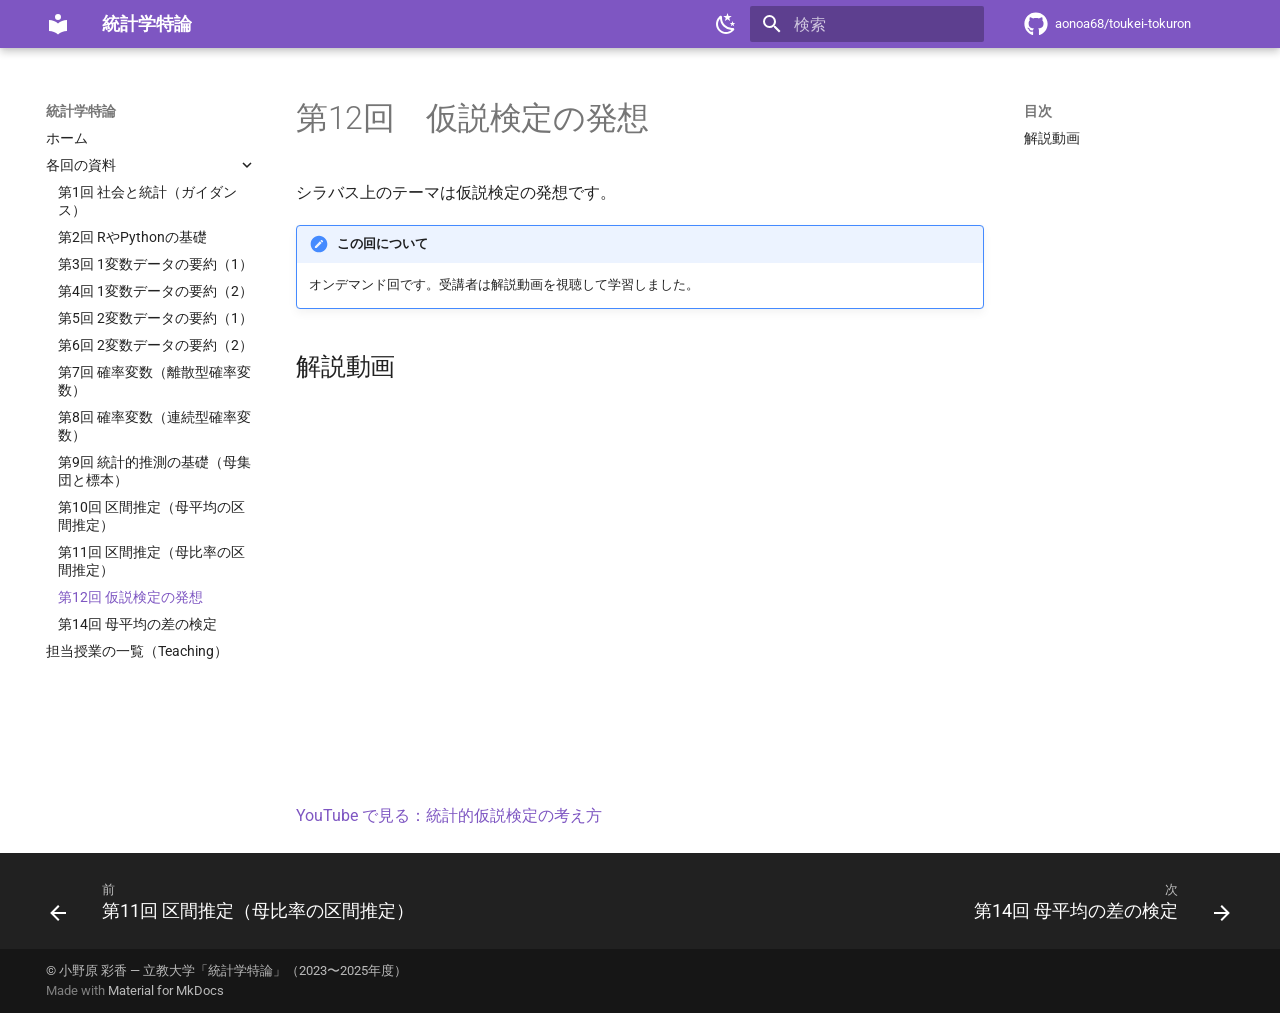
<file: week12/index.html>
<!doctype html>
<html lang="ja" class="no-js">
  <head>
    
      <meta charset="utf-8">
      <meta name="viewport" content="width=device-width,initial-scale=1">
      
        <meta name="description" content="立教大学「統計学特論」2025年度 授業資料（過去の担当授業）">
      
      
        <meta name="author" content="小野原 彩香">
      
      
        <link rel="canonical" href="https://aonoa68.github.io/toukei-tokuron/week12/">
      
      
        <link rel="prev" href="../week11/">
      
      
        <link rel="next" href="../week14/">
      
      
        
      
      
      <link rel="icon" href="../assets/images/favicon.png">
      <meta name="generator" content="mkdocs-1.6.1, mkdocs-material-9.7.6">
    
    
      
        <title>第12回 仮説検定の発想 - 統計学特論</title>
      
    
    
      <link rel="stylesheet" href="../assets/stylesheets/main.484c7ddc.min.css">
      
        
        <link rel="stylesheet" href="../assets/stylesheets/palette.ab4e12ef.min.css">
      
      


    
    
      
    
    
      
        
        
        <link rel="preconnect" href="https://fonts.gstatic.com" crossorigin>
        <link rel="stylesheet" href="https://fonts.googleapis.com/css?family=Roboto:300,300i,400,400i,700,700i%7CRoboto+Mono:400,400i,700,700i&display=fallback">
        <style>:root{--md-text-font:"Roboto";--md-code-font:"Roboto Mono"}</style>
      
    
    
      <link rel="stylesheet" href="../stylesheets/extra.css">
    
    <script>__md_scope=new URL("..",location),__md_hash=e=>[...e].reduce(((e,_)=>(e<<5)-e+_.charCodeAt(0)),0),__md_get=(e,_=localStorage,t=__md_scope)=>JSON.parse(_.getItem(t.pathname+"."+e)),__md_set=(e,_,t=localStorage,a=__md_scope)=>{try{t.setItem(a.pathname+"."+e,JSON.stringify(_))}catch(e){}}</script>
    
      

    
    
  </head>
  
  
    
    
      
    
    
    
    
    <body dir="ltr" data-md-color-scheme="default" data-md-color-primary="deep-purple" data-md-color-accent="deep-purple">
  
    
    <input class="md-toggle" data-md-toggle="drawer" type="checkbox" id="__drawer" autocomplete="off">
    <input class="md-toggle" data-md-toggle="search" type="checkbox" id="__search" autocomplete="off">
    <label class="md-overlay" for="__drawer"></label>
    <div data-md-component="skip">
      
        
        <a href="#12" class="md-skip">
          コンテンツにスキップ
        </a>
      
    </div>
    <div data-md-component="announce">
      
    </div>
    
    
      

  

<header class="md-header md-header--shadow" data-md-component="header">
  <nav class="md-header__inner md-grid" aria-label="ヘッダー">
    <a href=".." title="統計学特論" class="md-header__button md-logo" aria-label="統計学特論" data-md-component="logo">
      
  
  <svg xmlns="http://www.w3.org/2000/svg" viewBox="0 0 24 24"><path d="M12 8a3 3 0 0 0 3-3 3 3 0 0 0-3-3 3 3 0 0 0-3 3 3 3 0 0 0 3 3m0 3.54C9.64 9.35 6.5 8 3 8v11c3.5 0 6.64 1.35 9 3.54 2.36-2.19 5.5-3.54 9-3.54V8c-3.5 0-6.64 1.35-9 3.54"/></svg>

    </a>
    <label class="md-header__button md-icon" for="__drawer">
      
      <svg xmlns="http://www.w3.org/2000/svg" viewBox="0 0 24 24"><path d="M3 6h18v2H3zm0 5h18v2H3zm0 5h18v2H3z"/></svg>
    </label>
    <div class="md-header__title" data-md-component="header-title">
      <div class="md-header__ellipsis">
        <div class="md-header__topic">
          <span class="md-ellipsis">
            統計学特論
          </span>
        </div>
        <div class="md-header__topic" data-md-component="header-topic">
          <span class="md-ellipsis">
            
              第12回 仮説検定の発想
            
          </span>
        </div>
      </div>
    </div>
    
      
        <form class="md-header__option" data-md-component="palette">
  
    
    
    
    <input class="md-option" data-md-color-media="(prefers-color-scheme: light)" data-md-color-scheme="default" data-md-color-primary="deep-purple" data-md-color-accent="deep-purple"  aria-label="ダークモードに切り替え"  type="radio" name="__palette" id="__palette_0">
    
      <label class="md-header__button md-icon" title="ダークモードに切り替え" for="__palette_1" hidden>
        <svg xmlns="http://www.w3.org/2000/svg" viewBox="0 0 24 24"><path d="m17.75 4.09-2.53 1.94.91 3.06-2.63-1.81-2.63 1.81.91-3.06-2.53-1.94L12.44 4l1.06-3 1.06 3zm3.5 6.91-1.64 1.25.59 1.98-1.7-1.17-1.7 1.17.59-1.98L15.75 11l2.06-.05L18.5 9l.69 1.95zm-2.28 4.95c.83-.08 1.72 1.1 1.19 1.85-.32.45-.66.87-1.08 1.27C15.17 23 8.84 23 4.94 19.07c-3.91-3.9-3.91-10.24 0-14.14.4-.4.82-.76 1.27-1.08.75-.53 1.93.36 1.85 1.19-.27 2.86.69 5.83 2.89 8.02a9.96 9.96 0 0 0 8.02 2.89m-1.64 2.02a12.08 12.08 0 0 1-7.8-3.47c-2.17-2.19-3.33-5-3.49-7.82-2.81 3.14-2.7 7.96.31 10.98 3.02 3.01 7.84 3.12 10.98.31"/></svg>
      </label>
    
  
    
    
    
    <input class="md-option" data-md-color-media="(prefers-color-scheme: dark)" data-md-color-scheme="slate" data-md-color-primary="deep-purple" data-md-color-accent="deep-purple"  aria-label="ライトモードに切り替え"  type="radio" name="__palette" id="__palette_1">
    
      <label class="md-header__button md-icon" title="ライトモードに切り替え" for="__palette_0" hidden>
        <svg xmlns="http://www.w3.org/2000/svg" viewBox="0 0 24 24"><path d="M12 7a5 5 0 0 1 5 5 5 5 0 0 1-5 5 5 5 0 0 1-5-5 5 5 0 0 1 5-5m0 2a3 3 0 0 0-3 3 3 3 0 0 0 3 3 3 3 0 0 0 3-3 3 3 0 0 0-3-3m0-7 2.39 3.42C13.65 5.15 12.84 5 12 5s-1.65.15-2.39.42zM3.34 7l4.16-.35A7.2 7.2 0 0 0 5.94 8.5c-.44.74-.69 1.5-.83 2.29zm.02 10 1.76-3.77a7.131 7.131 0 0 0 2.38 4.14zM20.65 7l-1.77 3.79a7.02 7.02 0 0 0-2.38-4.15zm-.01 10-4.14.36c.59-.51 1.12-1.14 1.54-1.86.42-.73.69-1.5.83-2.29zM12 22l-2.41-3.44c.74.27 1.55.44 2.41.44.82 0 1.63-.17 2.37-.44z"/></svg>
      </label>
    
  
</form>
      
    
    
      <script>var palette=__md_get("__palette");if(palette&&palette.color){if("(prefers-color-scheme)"===palette.color.media){var media=matchMedia("(prefers-color-scheme: light)"),input=document.querySelector(media.matches?"[data-md-color-media='(prefers-color-scheme: light)']":"[data-md-color-media='(prefers-color-scheme: dark)']");palette.color.media=input.getAttribute("data-md-color-media"),palette.color.scheme=input.getAttribute("data-md-color-scheme"),palette.color.primary=input.getAttribute("data-md-color-primary"),palette.color.accent=input.getAttribute("data-md-color-accent")}for(var[key,value]of Object.entries(palette.color))document.body.setAttribute("data-md-color-"+key,value)}</script>
    
    
    
      
      
        <label class="md-header__button md-icon" for="__search">
          
          <svg xmlns="http://www.w3.org/2000/svg" viewBox="0 0 24 24"><path d="M9.5 3A6.5 6.5 0 0 1 16 9.5c0 1.61-.59 3.09-1.56 4.23l.27.27h.79l5 5-1.5 1.5-5-5v-.79l-.27-.27A6.52 6.52 0 0 1 9.5 16 6.5 6.5 0 0 1 3 9.5 6.5 6.5 0 0 1 9.5 3m0 2C7 5 5 7 5 9.5S7 14 9.5 14 14 12 14 9.5 12 5 9.5 5"/></svg>
        </label>
        <div class="md-search" data-md-component="search" role="dialog">
  <label class="md-search__overlay" for="__search"></label>
  <div class="md-search__inner" role="search">
    <form class="md-search__form" name="search">
      <input type="text" class="md-search__input" name="query" aria-label="検索" placeholder="検索" autocapitalize="off" autocorrect="off" autocomplete="off" spellcheck="false" data-md-component="search-query" required>
      <label class="md-search__icon md-icon" for="__search">
        
        <svg xmlns="http://www.w3.org/2000/svg" viewBox="0 0 24 24"><path d="M9.5 3A6.5 6.5 0 0 1 16 9.5c0 1.61-.59 3.09-1.56 4.23l.27.27h.79l5 5-1.5 1.5-5-5v-.79l-.27-.27A6.52 6.52 0 0 1 9.5 16 6.5 6.5 0 0 1 3 9.5 6.5 6.5 0 0 1 9.5 3m0 2C7 5 5 7 5 9.5S7 14 9.5 14 14 12 14 9.5 12 5 9.5 5"/></svg>
        
        <svg xmlns="http://www.w3.org/2000/svg" viewBox="0 0 24 24"><path d="M20 11v2H8l5.5 5.5-1.42 1.42L4.16 12l7.92-7.92L13.5 5.5 8 11z"/></svg>
      </label>
      <nav class="md-search__options" aria-label="検索">
        
        <button type="reset" class="md-search__icon md-icon" title="クリア" aria-label="クリア" tabindex="-1">
          
          <svg xmlns="http://www.w3.org/2000/svg" viewBox="0 0 24 24"><path d="M19 6.41 17.59 5 12 10.59 6.41 5 5 6.41 10.59 12 5 17.59 6.41 19 12 13.41 17.59 19 19 17.59 13.41 12z"/></svg>
        </button>
      </nav>
      
        <div class="md-search__suggest" data-md-component="search-suggest"></div>
      
    </form>
    <div class="md-search__output">
      <div class="md-search__scrollwrap" tabindex="0" data-md-scrollfix>
        <div class="md-search-result" data-md-component="search-result">
          <div class="md-search-result__meta">
            検索を初期化
          </div>
          <ol class="md-search-result__list" role="presentation"></ol>
        </div>
      </div>
    </div>
  </div>
</div>
      
    
    
      <div class="md-header__source">
        <a href="https://github.com/aonoa68/toukei-tokuron" title="リポジトリへ" class="md-source" data-md-component="source">
  <div class="md-source__icon md-icon">
    
    <svg xmlns="http://www.w3.org/2000/svg" viewBox="0 0 512 512"><!--! Font Awesome Free 7.1.0 by @fontawesome - https://fontawesome.com License - https://fontawesome.com/license/free (Icons: CC BY 4.0, Fonts: SIL OFL 1.1, Code: MIT License) Copyright 2025 Fonticons, Inc.--><path d="M173.9 397.4c0 2-2.3 3.6-5.2 3.6-3.3.3-5.6-1.3-5.6-3.6 0-2 2.3-3.6 5.2-3.6 3-.3 5.6 1.3 5.6 3.6m-31.1-4.5c-.7 2 1.3 4.3 4.3 4.9 2.6 1 5.6 0 6.2-2s-1.3-4.3-4.3-5.2c-2.6-.7-5.5.3-6.2 2.3m44.2-1.7c-2.9.7-4.9 2.6-4.6 4.9.3 2 2.9 3.3 5.9 2.6 2.9-.7 4.9-2.6 4.6-4.6-.3-1.9-3-3.2-5.9-2.9M252.8 8C114.1 8 8 113.3 8 252c0 110.9 69.8 205.8 169.5 239.2 12.8 2.3 17.3-5.6 17.3-12.1 0-6.2-.3-40.4-.3-61.4 0 0-70 15-84.7-29.8 0 0-11.4-29.1-27.8-36.6 0 0-22.9-15.7 1.6-15.4 0 0 24.9 2 38.6 25.8 21.9 38.6 58.6 27.5 72.9 20.9 2.3-16 8.8-27.1 16-33.7-55.9-6.2-112.3-14.3-112.3-110.5 0-27.5 7.6-41.3 23.6-58.9-2.6-6.5-11.1-33.3 2.6-67.9 20.9-6.5 69 27 69 27 20-5.6 41.5-8.5 62.8-8.5s42.8 2.9 62.8 8.5c0 0 48.1-33.6 69-27 13.7 34.7 5.2 61.4 2.6 67.9 16 17.7 25.8 31.5 25.8 58.9 0 96.5-58.9 104.2-114.8 110.5 9.2 7.9 17 22.9 17 46.4 0 33.7-.3 75.4-.3 83.6 0 6.5 4.6 14.4 17.3 12.1C436.2 457.8 504 362.9 504 252 504 113.3 391.5 8 252.8 8M105.2 352.9c-1.3 1-1 3.3.7 5.2 1.6 1.6 3.9 2.3 5.2 1 1.3-1 1-3.3-.7-5.2-1.6-1.6-3.9-2.3-5.2-1m-10.8-8.1c-.7 1.3.3 2.9 2.3 3.9 1.6 1 3.6.7 4.3-.7.7-1.3-.3-2.9-2.3-3.9-2-.6-3.6-.3-4.3.7m32.4 35.6c-1.6 1.3-1 4.3 1.3 6.2 2.3 2.3 5.2 2.6 6.5 1 1.3-1.3.7-4.3-1.3-6.2-2.2-2.3-5.2-2.6-6.5-1m-11.4-14.7c-1.6 1-1.6 3.6 0 5.9s4.3 3.3 5.6 2.3c1.6-1.3 1.6-3.9 0-6.2-1.4-2.3-4-3.3-5.6-2"/></svg>
  </div>
  <div class="md-source__repository">
    aonoa68/toukei-tokuron
  </div>
</a>
      </div>
    
  </nav>
  
</header>
    
    <div class="md-container" data-md-component="container">
      
      
        
          
        
      
      <main class="md-main" data-md-component="main">
        <div class="md-main__inner md-grid">
          
            
              
              <div class="md-sidebar md-sidebar--primary" data-md-component="sidebar" data-md-type="navigation" >
                <div class="md-sidebar__scrollwrap">
                  <div class="md-sidebar__inner">
                    



<nav class="md-nav md-nav--primary" aria-label="ナビゲーション" data-md-level="0">
  <label class="md-nav__title" for="__drawer">
    <a href=".." title="統計学特論" class="md-nav__button md-logo" aria-label="統計学特論" data-md-component="logo">
      
  
  <svg xmlns="http://www.w3.org/2000/svg" viewBox="0 0 24 24"><path d="M12 8a3 3 0 0 0 3-3 3 3 0 0 0-3-3 3 3 0 0 0-3 3 3 3 0 0 0 3 3m0 3.54C9.64 9.35 6.5 8 3 8v11c3.5 0 6.64 1.35 9 3.54 2.36-2.19 5.5-3.54 9-3.54V8c-3.5 0-6.64 1.35-9 3.54"/></svg>

    </a>
    統計学特論
  </label>
  
    <div class="md-nav__source">
      <a href="https://github.com/aonoa68/toukei-tokuron" title="リポジトリへ" class="md-source" data-md-component="source">
  <div class="md-source__icon md-icon">
    
    <svg xmlns="http://www.w3.org/2000/svg" viewBox="0 0 512 512"><!--! Font Awesome Free 7.1.0 by @fontawesome - https://fontawesome.com License - https://fontawesome.com/license/free (Icons: CC BY 4.0, Fonts: SIL OFL 1.1, Code: MIT License) Copyright 2025 Fonticons, Inc.--><path d="M173.9 397.4c0 2-2.3 3.6-5.2 3.6-3.3.3-5.6-1.3-5.6-3.6 0-2 2.3-3.6 5.2-3.6 3-.3 5.6 1.3 5.6 3.6m-31.1-4.5c-.7 2 1.3 4.3 4.3 4.9 2.6 1 5.6 0 6.2-2s-1.3-4.3-4.3-5.2c-2.6-.7-5.5.3-6.2 2.3m44.2-1.7c-2.9.7-4.9 2.6-4.6 4.9.3 2 2.9 3.3 5.9 2.6 2.9-.7 4.9-2.6 4.6-4.6-.3-1.9-3-3.2-5.9-2.9M252.8 8C114.1 8 8 113.3 8 252c0 110.9 69.8 205.8 169.5 239.2 12.8 2.3 17.3-5.6 17.3-12.1 0-6.2-.3-40.4-.3-61.4 0 0-70 15-84.7-29.8 0 0-11.4-29.1-27.8-36.6 0 0-22.9-15.7 1.6-15.4 0 0 24.9 2 38.6 25.8 21.9 38.6 58.6 27.5 72.9 20.9 2.3-16 8.8-27.1 16-33.7-55.9-6.2-112.3-14.3-112.3-110.5 0-27.5 7.6-41.3 23.6-58.9-2.6-6.5-11.1-33.3 2.6-67.9 20.9-6.5 69 27 69 27 20-5.6 41.5-8.5 62.8-8.5s42.8 2.9 62.8 8.5c0 0 48.1-33.6 69-27 13.7 34.7 5.2 61.4 2.6 67.9 16 17.7 25.8 31.5 25.8 58.9 0 96.5-58.9 104.2-114.8 110.5 9.2 7.9 17 22.9 17 46.4 0 33.7-.3 75.4-.3 83.6 0 6.5 4.6 14.4 17.3 12.1C436.2 457.8 504 362.9 504 252 504 113.3 391.5 8 252.8 8M105.2 352.9c-1.3 1-1 3.3.7 5.2 1.6 1.6 3.9 2.3 5.2 1 1.3-1 1-3.3-.7-5.2-1.6-1.6-3.9-2.3-5.2-1m-10.8-8.1c-.7 1.3.3 2.9 2.3 3.9 1.6 1 3.6.7 4.3-.7.7-1.3-.3-2.9-2.3-3.9-2-.6-3.6-.3-4.3.7m32.4 35.6c-1.6 1.3-1 4.3 1.3 6.2 2.3 2.3 5.2 2.6 6.5 1 1.3-1.3.7-4.3-1.3-6.2-2.2-2.3-5.2-2.6-6.5-1m-11.4-14.7c-1.6 1-1.6 3.6 0 5.9s4.3 3.3 5.6 2.3c1.6-1.3 1.6-3.9 0-6.2-1.4-2.3-4-3.3-5.6-2"/></svg>
  </div>
  <div class="md-source__repository">
    aonoa68/toukei-tokuron
  </div>
</a>
    </div>
  
  <ul class="md-nav__list" data-md-scrollfix>
    
      
      
  
  
  
  
    <li class="md-nav__item">
      <a href=".." class="md-nav__link">
        
  
  
  <span class="md-ellipsis">
    
  
    ホーム
  

    
  </span>
  
  

      </a>
    </li>
  

    
      
      
  
  
    
  
  
  
    
    
    
    
    
    <li class="md-nav__item md-nav__item--active md-nav__item--nested">
      
        
        
        <input class="md-nav__toggle md-toggle " type="checkbox" id="__nav_2" checked>
        
          
          <label class="md-nav__link" for="__nav_2" id="__nav_2_label" tabindex="0">
            
  
  
  <span class="md-ellipsis">
    
  
    各回の資料
  

    
  </span>
  
  

            <span class="md-nav__icon md-icon"></span>
          </label>
        
        <nav class="md-nav" data-md-level="1" aria-labelledby="__nav_2_label" aria-expanded="true">
          <label class="md-nav__title" for="__nav_2">
            <span class="md-nav__icon md-icon"></span>
            
  
    各回の資料
  

          </label>
          <ul class="md-nav__list" data-md-scrollfix>
            
              
                
  
  
  
  
    <li class="md-nav__item">
      <a href="../week01/" class="md-nav__link">
        
  
  
  <span class="md-ellipsis">
    
  
    第1回 社会と統計（ガイダンス）
  

    
  </span>
  
  

      </a>
    </li>
  

              
            
              
                
  
  
  
  
    <li class="md-nav__item">
      <a href="../week02/" class="md-nav__link">
        
  
  
  <span class="md-ellipsis">
    
  
    第2回 RやPythonの基礎
  

    
  </span>
  
  

      </a>
    </li>
  

              
            
              
                
  
  
  
  
    <li class="md-nav__item">
      <a href="../week03/" class="md-nav__link">
        
  
  
  <span class="md-ellipsis">
    
  
    第3回 1変数データの要約（1）
  

    
  </span>
  
  

      </a>
    </li>
  

              
            
              
                
  
  
  
  
    <li class="md-nav__item">
      <a href="../week04/" class="md-nav__link">
        
  
  
  <span class="md-ellipsis">
    
  
    第4回 1変数データの要約（2）
  

    
  </span>
  
  

      </a>
    </li>
  

              
            
              
                
  
  
  
  
    <li class="md-nav__item">
      <a href="../week05/" class="md-nav__link">
        
  
  
  <span class="md-ellipsis">
    
  
    第5回 2変数データの要約（1）
  

    
  </span>
  
  

      </a>
    </li>
  

              
            
              
                
  
  
  
  
    <li class="md-nav__item">
      <a href="../week06/" class="md-nav__link">
        
  
  
  <span class="md-ellipsis">
    
  
    第6回 2変数データの要約（2）
  

    
  </span>
  
  

      </a>
    </li>
  

              
            
              
                
  
  
  
  
    <li class="md-nav__item">
      <a href="../week07/" class="md-nav__link">
        
  
  
  <span class="md-ellipsis">
    
  
    第7回 確率変数（離散型確率変数）
  

    
  </span>
  
  

      </a>
    </li>
  

              
            
              
                
  
  
  
  
    <li class="md-nav__item">
      <a href="../week08/" class="md-nav__link">
        
  
  
  <span class="md-ellipsis">
    
  
    第8回 確率変数（連続型確率変数）
  

    
  </span>
  
  

      </a>
    </li>
  

              
            
              
                
  
  
  
  
    <li class="md-nav__item">
      <a href="../week09/" class="md-nav__link">
        
  
  
  <span class="md-ellipsis">
    
  
    第9回 統計的推測の基礎（母集団と標本）
  

    
  </span>
  
  

      </a>
    </li>
  

              
            
              
                
  
  
  
  
    <li class="md-nav__item">
      <a href="../week10/" class="md-nav__link">
        
  
  
  <span class="md-ellipsis">
    
  
    第10回 区間推定（母平均の区間推定）
  

    
  </span>
  
  

      </a>
    </li>
  

              
            
              
                
  
  
  
  
    <li class="md-nav__item">
      <a href="../week11/" class="md-nav__link">
        
  
  
  <span class="md-ellipsis">
    
  
    第11回 区間推定（母比率の区間推定）
  

    
  </span>
  
  

      </a>
    </li>
  

              
            
              
                
  
  
    
  
  
  
    <li class="md-nav__item md-nav__item--active">
      
      <input class="md-nav__toggle md-toggle" type="checkbox" id="__toc">
      
      
        
      
      
        <label class="md-nav__link md-nav__link--active" for="__toc">
          
  
  
  <span class="md-ellipsis">
    
  
    第12回 仮説検定の発想
  

    
  </span>
  
  

          <span class="md-nav__icon md-icon"></span>
        </label>
      
      <a href="./" class="md-nav__link md-nav__link--active">
        
  
  
  <span class="md-ellipsis">
    
  
    第12回 仮説検定の発想
  

    
  </span>
  
  

      </a>
      
        

<nav class="md-nav md-nav--secondary" aria-label="目次">
  
  
  
    
  
  
    <label class="md-nav__title" for="__toc">
      <span class="md-nav__icon md-icon"></span>
      目次
    </label>
    <ul class="md-nav__list" data-md-component="toc" data-md-scrollfix>
      
        <li class="md-nav__item">
  <a href="#_1" class="md-nav__link">
    <span class="md-ellipsis">
      
        解説動画
      
    </span>
  </a>
  
</li>
      
    </ul>
  
</nav>
      
    </li>
  

              
            
              
                
  
  
  
  
    <li class="md-nav__item">
      <a href="../week14/" class="md-nav__link">
        
  
  
  <span class="md-ellipsis">
    
  
    第14回 母平均の差の検定
  

    
  </span>
  
  

      </a>
    </li>
  

              
            
          </ul>
        </nav>
      
    </li>
  

    
      
      
  
  
  
  
    <li class="md-nav__item">
      <a href="https://aonoa68.github.io/teaching/" class="md-nav__link">
        
  
  
  <span class="md-ellipsis">
    
  
    担当授業の一覧（Teaching）
  

    
  </span>
  
  

      </a>
    </li>
  

    
  </ul>
</nav>
                  </div>
                </div>
              </div>
            
            
              
              <div class="md-sidebar md-sidebar--secondary" data-md-component="sidebar" data-md-type="toc" >
                <div class="md-sidebar__scrollwrap">
                  <div class="md-sidebar__inner">
                    

<nav class="md-nav md-nav--secondary" aria-label="目次">
  
  
  
    
  
  
    <label class="md-nav__title" for="__toc">
      <span class="md-nav__icon md-icon"></span>
      目次
    </label>
    <ul class="md-nav__list" data-md-component="toc" data-md-scrollfix>
      
        <li class="md-nav__item">
  <a href="#_1" class="md-nav__link">
    <span class="md-ellipsis">
      
        解説動画
      
    </span>
  </a>
  
</li>
      
    </ul>
  
</nav>
                  </div>
                </div>
              </div>
            
          
          
            <div class="md-content" data-md-component="content">
              
              <article class="md-content__inner md-typeset">
                
                  


  
  


<h1 id="12">第12回　仮説検定の発想<a class="headerlink" href="#12" title="Permanent link">&para;</a></h1>
<p>シラバス上のテーマは仮説検定の発想です。</p>
<div class="admonition note">
<p class="admonition-title">この回について</p>
<p>オンデマンド回です。受講者は解説動画を視聴して学習しました。</p>
</div>
<h2 id="_1">解説動画<a class="headerlink" href="#_1" title="Permanent link">&para;</a></h2>
<div class="video-wrap"><iframe src="https://www.youtube-nocookie.com/embed/0-mrkjgCVnI" title="統計的仮説検定の考え方" loading="lazy" allowfullscreen allow="accelerometer; clipboard-write; encrypted-media; gyroscope; picture-in-picture"></iframe></div>

<p><a href="https://www.youtube.com/watch?v=0-mrkjgCVnI">YouTube で見る：統計的仮説検定の考え方</a></p>












                
              </article>
            </div>
          
          
<script>var target=document.getElementById(location.hash.slice(1));target&&target.name&&(target.checked=target.name.startsWith("__tabbed_"))</script>
        </div>
        
          <button type="button" class="md-top md-icon" data-md-component="top" hidden>
  
  <svg xmlns="http://www.w3.org/2000/svg" viewBox="0 0 24 24"><path d="M13 20h-2V8l-5.5 5.5-1.42-1.42L12 4.16l7.92 7.92-1.42 1.42L13 8z"/></svg>
  ページトップへ戻る
</button>
        
      </main>
      
        <footer class="md-footer">
  
    
      
      <nav class="md-footer__inner md-grid" aria-label="フッター" >
        
          
          <a href="../week11/" class="md-footer__link md-footer__link--prev" aria-label="前: 第11回 区間推定（母比率の区間推定）">
            <div class="md-footer__button md-icon">
              
              <svg xmlns="http://www.w3.org/2000/svg" viewBox="0 0 24 24"><path d="M20 11v2H8l5.5 5.5-1.42 1.42L4.16 12l7.92-7.92L13.5 5.5 8 11z"/></svg>
            </div>
            <div class="md-footer__title">
              <span class="md-footer__direction">
                前
              </span>
              <div class="md-ellipsis">
                第11回 区間推定（母比率の区間推定）
              </div>
            </div>
          </a>
        
        
          
          <a href="../week14/" class="md-footer__link md-footer__link--next" aria-label="次: 第14回 母平均の差の検定">
            <div class="md-footer__title">
              <span class="md-footer__direction">
                次
              </span>
              <div class="md-ellipsis">
                第14回 母平均の差の検定
              </div>
            </div>
            <div class="md-footer__button md-icon">
              
              <svg xmlns="http://www.w3.org/2000/svg" viewBox="0 0 24 24"><path d="M4 11v2h12l-5.5 5.5 1.42 1.42L19.84 12l-7.92-7.92L10.5 5.5 16 11z"/></svg>
            </div>
          </a>
        
      </nav>
    
  
  <div class="md-footer-meta md-typeset">
    <div class="md-footer-meta__inner md-grid">
      <div class="md-copyright">
  
    <div class="md-copyright__highlight">
      © 小野原 彩香 — 立教大学「統計学特論」（2023〜2025年度）
    </div>
  
  
    Made with
    <a href="https://squidfunk.github.io/mkdocs-material/" target="_blank" rel="noopener">
      Material for MkDocs
    </a>
  
</div>
      
    </div>
  </div>
</footer>
      
    </div>
    <div class="md-dialog" data-md-component="dialog">
      <div class="md-dialog__inner md-typeset"></div>
    </div>
    
    
    
      
      
      <script id="__config" type="application/json">{"annotate": null, "base": "..", "features": ["navigation.tracking", "navigation.top", "navigation.footer", "search.suggest", "search.highlight", "toc.follow"], "search": "../assets/javascripts/workers/search.2c215733.min.js", "tags": null, "translations": {"clipboard.copied": "\u30b3\u30d4\u30fc\u3057\u307e\u3057\u305f", "clipboard.copy": "\u30af\u30ea\u30c3\u30d7\u30dc\u30fc\u30c9\u3078\u30b3\u30d4\u30fc", "search.result.more.one": "\u3053\u306e\u30da\u30fc\u30b8\u5185\u306b\u3082\u30461\u4ef6\u898b\u3064\u304b\u308a\u307e\u3057\u305f", "search.result.more.other": "\u3053\u306e\u30da\u30fc\u30b8\u5185\u306b\u3042\u3068#\u4ef6\u898b\u3064\u304b\u308a\u307e\u3057\u305f", "search.result.none": "\u4f55\u3082\u898b\u3064\u304b\u308a\u307e\u305b\u3093\u3067\u3057\u305f", "search.result.one": "1\u4ef6\u898b\u3064\u304b\u308a\u307e\u3057\u305f", "search.result.other": "#\u4ef6\u898b\u3064\u304b\u308a\u307e\u3057\u305f", "search.result.placeholder": "\u691c\u7d22\u30ad\u30fc\u30ef\u30fc\u30c9\u3092\u5165\u529b\u3057\u3066\u304f\u3060\u3055\u3044", "search.result.term.missing": "\u691c\u7d22\u306b\u542b\u307e\u308c\u306a\u3044", "select.version": "\u30d0\u30fc\u30b8\u30e7\u30f3\u5207\u308a\u66ff\u3048"}, "version": null}</script>
    
    
      <script src="../assets/javascripts/bundle.79ae519e.min.js"></script>
      
    
  </body>
</html>
</file>
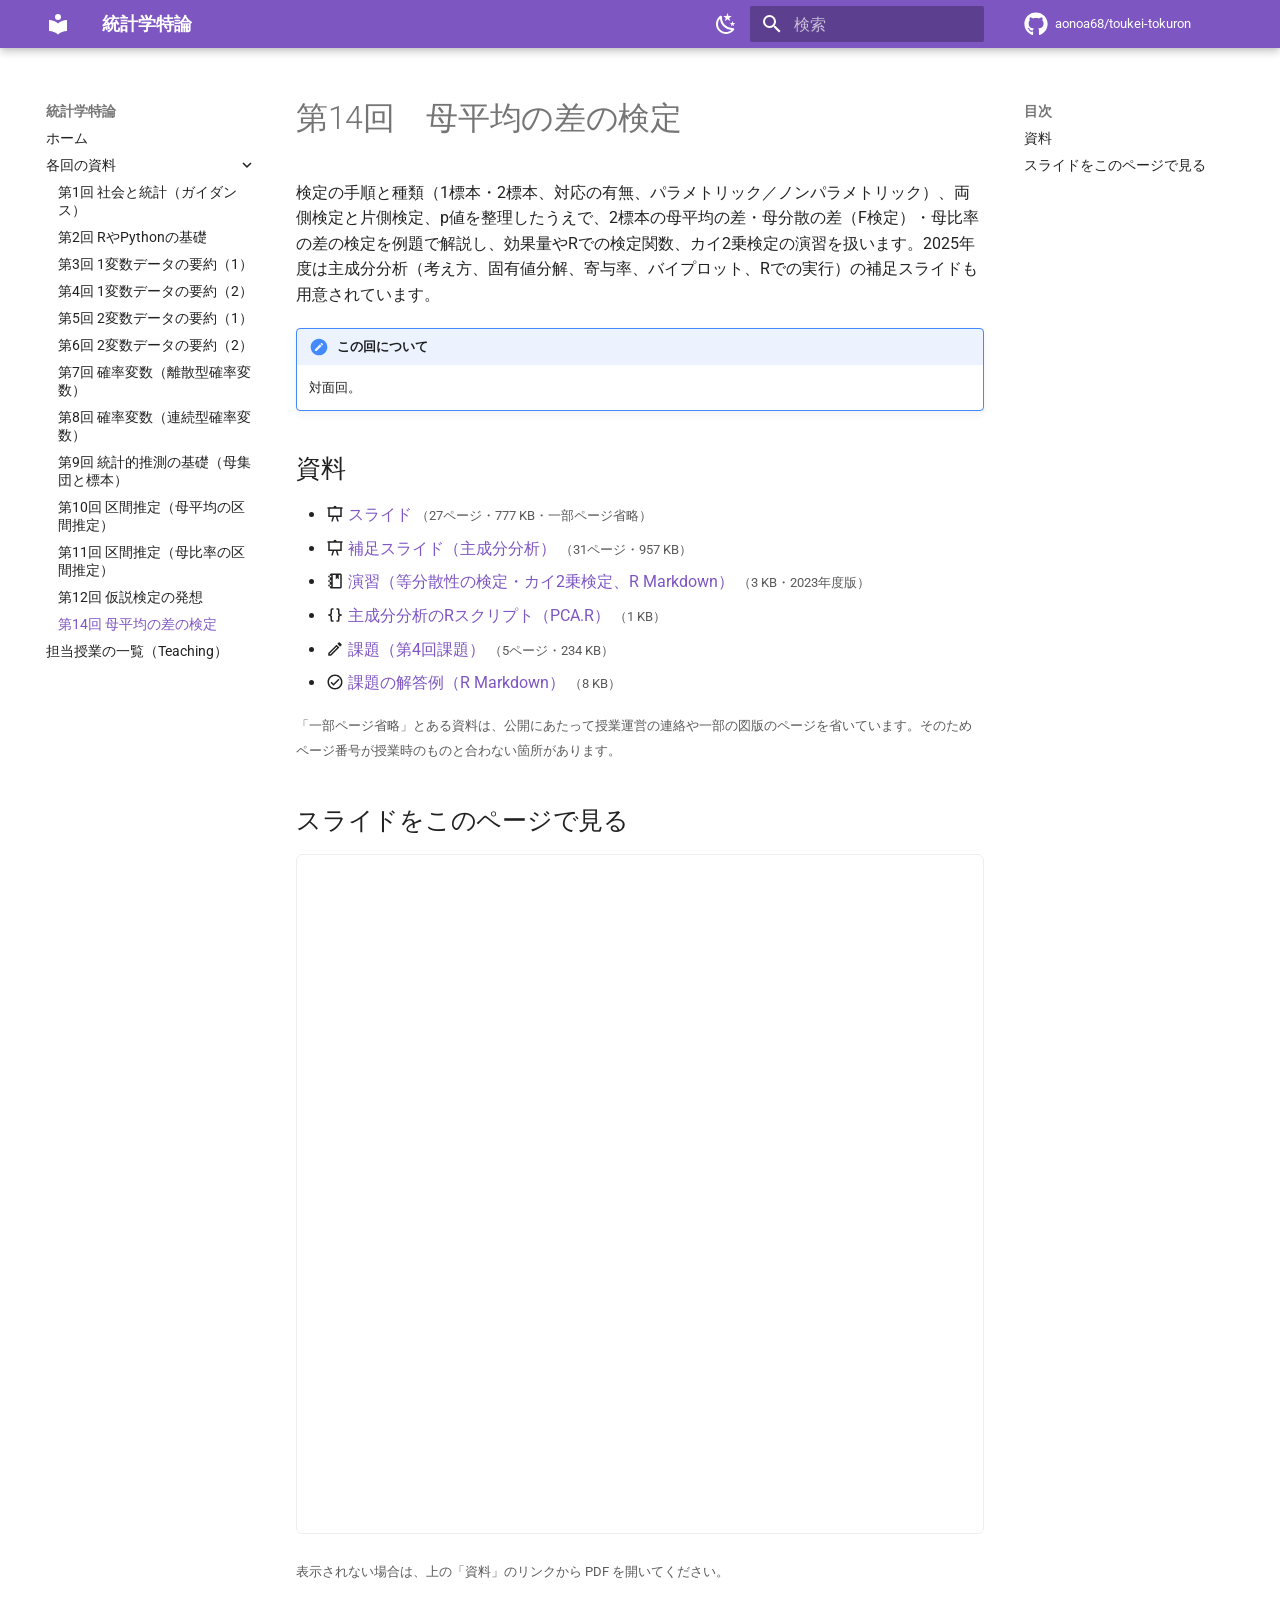
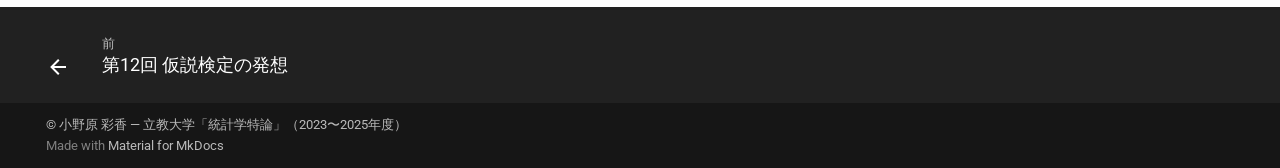
<file: week14/index.html>
<!doctype html>
<html lang="ja" class="no-js">
  <head>
    
      <meta charset="utf-8">
      <meta name="viewport" content="width=device-width,initial-scale=1">
      
        <meta name="description" content="立教大学「統計学特論」2025年度 授業資料（過去の担当授業）">
      
      
        <meta name="author" content="小野原 彩香">
      
      
        <link rel="canonical" href="https://aonoa68.github.io/toukei-tokuron/week14/">
      
      
        <link rel="prev" href="../week12/">
      
      
      
        
      
      
      <link rel="icon" href="../assets/images/favicon.png">
      <meta name="generator" content="mkdocs-1.6.1, mkdocs-material-9.7.6">
    
    
      
        <title>第14回 母平均の差の検定 - 統計学特論</title>
      
    
    
      <link rel="stylesheet" href="../assets/stylesheets/main.484c7ddc.min.css">
      
        
        <link rel="stylesheet" href="../assets/stylesheets/palette.ab4e12ef.min.css">
      
      


    
    
      
    
    
      
        
        
        <link rel="preconnect" href="https://fonts.gstatic.com" crossorigin>
        <link rel="stylesheet" href="https://fonts.googleapis.com/css?family=Roboto:300,300i,400,400i,700,700i%7CRoboto+Mono:400,400i,700,700i&display=fallback">
        <style>:root{--md-text-font:"Roboto";--md-code-font:"Roboto Mono"}</style>
      
    
    
      <link rel="stylesheet" href="../stylesheets/extra.css">
    
    <script>__md_scope=new URL("..",location),__md_hash=e=>[...e].reduce(((e,_)=>(e<<5)-e+_.charCodeAt(0)),0),__md_get=(e,_=localStorage,t=__md_scope)=>JSON.parse(_.getItem(t.pathname+"."+e)),__md_set=(e,_,t=localStorage,a=__md_scope)=>{try{t.setItem(a.pathname+"."+e,JSON.stringify(_))}catch(e){}}</script>
    
      

    
    
  </head>
  
  
    
    
      
    
    
    
    
    <body dir="ltr" data-md-color-scheme="default" data-md-color-primary="deep-purple" data-md-color-accent="deep-purple">
  
    
    <input class="md-toggle" data-md-toggle="drawer" type="checkbox" id="__drawer" autocomplete="off">
    <input class="md-toggle" data-md-toggle="search" type="checkbox" id="__search" autocomplete="off">
    <label class="md-overlay" for="__drawer"></label>
    <div data-md-component="skip">
      
        
        <a href="#14" class="md-skip">
          コンテンツにスキップ
        </a>
      
    </div>
    <div data-md-component="announce">
      
    </div>
    
    
      

  

<header class="md-header md-header--shadow" data-md-component="header">
  <nav class="md-header__inner md-grid" aria-label="ヘッダー">
    <a href=".." title="統計学特論" class="md-header__button md-logo" aria-label="統計学特論" data-md-component="logo">
      
  
  <svg xmlns="http://www.w3.org/2000/svg" viewBox="0 0 24 24"><path d="M12 8a3 3 0 0 0 3-3 3 3 0 0 0-3-3 3 3 0 0 0-3 3 3 3 0 0 0 3 3m0 3.54C9.64 9.35 6.5 8 3 8v11c3.5 0 6.64 1.35 9 3.54 2.36-2.19 5.5-3.54 9-3.54V8c-3.5 0-6.64 1.35-9 3.54"/></svg>

    </a>
    <label class="md-header__button md-icon" for="__drawer">
      
      <svg xmlns="http://www.w3.org/2000/svg" viewBox="0 0 24 24"><path d="M3 6h18v2H3zm0 5h18v2H3zm0 5h18v2H3z"/></svg>
    </label>
    <div class="md-header__title" data-md-component="header-title">
      <div class="md-header__ellipsis">
        <div class="md-header__topic">
          <span class="md-ellipsis">
            統計学特論
          </span>
        </div>
        <div class="md-header__topic" data-md-component="header-topic">
          <span class="md-ellipsis">
            
              第14回 母平均の差の検定
            
          </span>
        </div>
      </div>
    </div>
    
      
        <form class="md-header__option" data-md-component="palette">
  
    
    
    
    <input class="md-option" data-md-color-media="(prefers-color-scheme: light)" data-md-color-scheme="default" data-md-color-primary="deep-purple" data-md-color-accent="deep-purple"  aria-label="ダークモードに切り替え"  type="radio" name="__palette" id="__palette_0">
    
      <label class="md-header__button md-icon" title="ダークモードに切り替え" for="__palette_1" hidden>
        <svg xmlns="http://www.w3.org/2000/svg" viewBox="0 0 24 24"><path d="m17.75 4.09-2.53 1.94.91 3.06-2.63-1.81-2.63 1.81.91-3.06-2.53-1.94L12.44 4l1.06-3 1.06 3zm3.5 6.91-1.64 1.25.59 1.98-1.7-1.17-1.7 1.17.59-1.98L15.75 11l2.06-.05L18.5 9l.69 1.95zm-2.28 4.95c.83-.08 1.72 1.1 1.19 1.85-.32.45-.66.87-1.08 1.27C15.17 23 8.84 23 4.94 19.07c-3.91-3.9-3.91-10.24 0-14.14.4-.4.82-.76 1.27-1.08.75-.53 1.93.36 1.85 1.19-.27 2.86.69 5.83 2.89 8.02a9.96 9.96 0 0 0 8.02 2.89m-1.64 2.02a12.08 12.08 0 0 1-7.8-3.47c-2.17-2.19-3.33-5-3.49-7.82-2.81 3.14-2.7 7.96.31 10.98 3.02 3.01 7.84 3.12 10.98.31"/></svg>
      </label>
    
  
    
    
    
    <input class="md-option" data-md-color-media="(prefers-color-scheme: dark)" data-md-color-scheme="slate" data-md-color-primary="deep-purple" data-md-color-accent="deep-purple"  aria-label="ライトモードに切り替え"  type="radio" name="__palette" id="__palette_1">
    
      <label class="md-header__button md-icon" title="ライトモードに切り替え" for="__palette_0" hidden>
        <svg xmlns="http://www.w3.org/2000/svg" viewBox="0 0 24 24"><path d="M12 7a5 5 0 0 1 5 5 5 5 0 0 1-5 5 5 5 0 0 1-5-5 5 5 0 0 1 5-5m0 2a3 3 0 0 0-3 3 3 3 0 0 0 3 3 3 3 0 0 0 3-3 3 3 0 0 0-3-3m0-7 2.39 3.42C13.65 5.15 12.84 5 12 5s-1.65.15-2.39.42zM3.34 7l4.16-.35A7.2 7.2 0 0 0 5.94 8.5c-.44.74-.69 1.5-.83 2.29zm.02 10 1.76-3.77a7.131 7.131 0 0 0 2.38 4.14zM20.65 7l-1.77 3.79a7.02 7.02 0 0 0-2.38-4.15zm-.01 10-4.14.36c.59-.51 1.12-1.14 1.54-1.86.42-.73.69-1.5.83-2.29zM12 22l-2.41-3.44c.74.27 1.55.44 2.41.44.82 0 1.63-.17 2.37-.44z"/></svg>
      </label>
    
  
</form>
      
    
    
      <script>var palette=__md_get("__palette");if(palette&&palette.color){if("(prefers-color-scheme)"===palette.color.media){var media=matchMedia("(prefers-color-scheme: light)"),input=document.querySelector(media.matches?"[data-md-color-media='(prefers-color-scheme: light)']":"[data-md-color-media='(prefers-color-scheme: dark)']");palette.color.media=input.getAttribute("data-md-color-media"),palette.color.scheme=input.getAttribute("data-md-color-scheme"),palette.color.primary=input.getAttribute("data-md-color-primary"),palette.color.accent=input.getAttribute("data-md-color-accent")}for(var[key,value]of Object.entries(palette.color))document.body.setAttribute("data-md-color-"+key,value)}</script>
    
    
    
      
      
        <label class="md-header__button md-icon" for="__search">
          
          <svg xmlns="http://www.w3.org/2000/svg" viewBox="0 0 24 24"><path d="M9.5 3A6.5 6.5 0 0 1 16 9.5c0 1.61-.59 3.09-1.56 4.23l.27.27h.79l5 5-1.5 1.5-5-5v-.79l-.27-.27A6.52 6.52 0 0 1 9.5 16 6.5 6.5 0 0 1 3 9.5 6.5 6.5 0 0 1 9.5 3m0 2C7 5 5 7 5 9.5S7 14 9.5 14 14 12 14 9.5 12 5 9.5 5"/></svg>
        </label>
        <div class="md-search" data-md-component="search" role="dialog">
  <label class="md-search__overlay" for="__search"></label>
  <div class="md-search__inner" role="search">
    <form class="md-search__form" name="search">
      <input type="text" class="md-search__input" name="query" aria-label="検索" placeholder="検索" autocapitalize="off" autocorrect="off" autocomplete="off" spellcheck="false" data-md-component="search-query" required>
      <label class="md-search__icon md-icon" for="__search">
        
        <svg xmlns="http://www.w3.org/2000/svg" viewBox="0 0 24 24"><path d="M9.5 3A6.5 6.5 0 0 1 16 9.5c0 1.61-.59 3.09-1.56 4.23l.27.27h.79l5 5-1.5 1.5-5-5v-.79l-.27-.27A6.52 6.52 0 0 1 9.5 16 6.5 6.5 0 0 1 3 9.5 6.5 6.5 0 0 1 9.5 3m0 2C7 5 5 7 5 9.5S7 14 9.5 14 14 12 14 9.5 12 5 9.5 5"/></svg>
        
        <svg xmlns="http://www.w3.org/2000/svg" viewBox="0 0 24 24"><path d="M20 11v2H8l5.5 5.5-1.42 1.42L4.16 12l7.92-7.92L13.5 5.5 8 11z"/></svg>
      </label>
      <nav class="md-search__options" aria-label="検索">
        
        <button type="reset" class="md-search__icon md-icon" title="クリア" aria-label="クリア" tabindex="-1">
          
          <svg xmlns="http://www.w3.org/2000/svg" viewBox="0 0 24 24"><path d="M19 6.41 17.59 5 12 10.59 6.41 5 5 6.41 10.59 12 5 17.59 6.41 19 12 13.41 17.59 19 19 17.59 13.41 12z"/></svg>
        </button>
      </nav>
      
        <div class="md-search__suggest" data-md-component="search-suggest"></div>
      
    </form>
    <div class="md-search__output">
      <div class="md-search__scrollwrap" tabindex="0" data-md-scrollfix>
        <div class="md-search-result" data-md-component="search-result">
          <div class="md-search-result__meta">
            検索を初期化
          </div>
          <ol class="md-search-result__list" role="presentation"></ol>
        </div>
      </div>
    </div>
  </div>
</div>
      
    
    
      <div class="md-header__source">
        <a href="https://github.com/aonoa68/toukei-tokuron" title="リポジトリへ" class="md-source" data-md-component="source">
  <div class="md-source__icon md-icon">
    
    <svg xmlns="http://www.w3.org/2000/svg" viewBox="0 0 512 512"><!--! Font Awesome Free 7.1.0 by @fontawesome - https://fontawesome.com License - https://fontawesome.com/license/free (Icons: CC BY 4.0, Fonts: SIL OFL 1.1, Code: MIT License) Copyright 2025 Fonticons, Inc.--><path d="M173.9 397.4c0 2-2.3 3.6-5.2 3.6-3.3.3-5.6-1.3-5.6-3.6 0-2 2.3-3.6 5.2-3.6 3-.3 5.6 1.3 5.6 3.6m-31.1-4.5c-.7 2 1.3 4.3 4.3 4.9 2.6 1 5.6 0 6.2-2s-1.3-4.3-4.3-5.2c-2.6-.7-5.5.3-6.2 2.3m44.2-1.7c-2.9.7-4.9 2.6-4.6 4.9.3 2 2.9 3.3 5.9 2.6 2.9-.7 4.9-2.6 4.6-4.6-.3-1.9-3-3.2-5.9-2.9M252.8 8C114.1 8 8 113.3 8 252c0 110.9 69.8 205.8 169.5 239.2 12.8 2.3 17.3-5.6 17.3-12.1 0-6.2-.3-40.4-.3-61.4 0 0-70 15-84.7-29.8 0 0-11.4-29.1-27.8-36.6 0 0-22.9-15.7 1.6-15.4 0 0 24.9 2 38.6 25.8 21.9 38.6 58.6 27.5 72.9 20.9 2.3-16 8.8-27.1 16-33.7-55.9-6.2-112.3-14.3-112.3-110.5 0-27.5 7.6-41.3 23.6-58.9-2.6-6.5-11.1-33.3 2.6-67.9 20.9-6.5 69 27 69 27 20-5.6 41.5-8.5 62.8-8.5s42.8 2.9 62.8 8.5c0 0 48.1-33.6 69-27 13.7 34.7 5.2 61.4 2.6 67.9 16 17.7 25.8 31.5 25.8 58.9 0 96.5-58.9 104.2-114.8 110.5 9.2 7.9 17 22.9 17 46.4 0 33.7-.3 75.4-.3 83.6 0 6.5 4.6 14.4 17.3 12.1C436.2 457.8 504 362.9 504 252 504 113.3 391.5 8 252.8 8M105.2 352.9c-1.3 1-1 3.3.7 5.2 1.6 1.6 3.9 2.3 5.2 1 1.3-1 1-3.3-.7-5.2-1.6-1.6-3.9-2.3-5.2-1m-10.8-8.1c-.7 1.3.3 2.9 2.3 3.9 1.6 1 3.6.7 4.3-.7.7-1.3-.3-2.9-2.3-3.9-2-.6-3.6-.3-4.3.7m32.4 35.6c-1.6 1.3-1 4.3 1.3 6.2 2.3 2.3 5.2 2.6 6.5 1 1.3-1.3.7-4.3-1.3-6.2-2.2-2.3-5.2-2.6-6.5-1m-11.4-14.7c-1.6 1-1.6 3.6 0 5.9s4.3 3.3 5.6 2.3c1.6-1.3 1.6-3.9 0-6.2-1.4-2.3-4-3.3-5.6-2"/></svg>
  </div>
  <div class="md-source__repository">
    aonoa68/toukei-tokuron
  </div>
</a>
      </div>
    
  </nav>
  
</header>
    
    <div class="md-container" data-md-component="container">
      
      
        
          
        
      
      <main class="md-main" data-md-component="main">
        <div class="md-main__inner md-grid">
          
            
              
              <div class="md-sidebar md-sidebar--primary" data-md-component="sidebar" data-md-type="navigation" >
                <div class="md-sidebar__scrollwrap">
                  <div class="md-sidebar__inner">
                    



<nav class="md-nav md-nav--primary" aria-label="ナビゲーション" data-md-level="0">
  <label class="md-nav__title" for="__drawer">
    <a href=".." title="統計学特論" class="md-nav__button md-logo" aria-label="統計学特論" data-md-component="logo">
      
  
  <svg xmlns="http://www.w3.org/2000/svg" viewBox="0 0 24 24"><path d="M12 8a3 3 0 0 0 3-3 3 3 0 0 0-3-3 3 3 0 0 0-3 3 3 3 0 0 0 3 3m0 3.54C9.64 9.35 6.5 8 3 8v11c3.5 0 6.64 1.35 9 3.54 2.36-2.19 5.5-3.54 9-3.54V8c-3.5 0-6.64 1.35-9 3.54"/></svg>

    </a>
    統計学特論
  </label>
  
    <div class="md-nav__source">
      <a href="https://github.com/aonoa68/toukei-tokuron" title="リポジトリへ" class="md-source" data-md-component="source">
  <div class="md-source__icon md-icon">
    
    <svg xmlns="http://www.w3.org/2000/svg" viewBox="0 0 512 512"><!--! Font Awesome Free 7.1.0 by @fontawesome - https://fontawesome.com License - https://fontawesome.com/license/free (Icons: CC BY 4.0, Fonts: SIL OFL 1.1, Code: MIT License) Copyright 2025 Fonticons, Inc.--><path d="M173.9 397.4c0 2-2.3 3.6-5.2 3.6-3.3.3-5.6-1.3-5.6-3.6 0-2 2.3-3.6 5.2-3.6 3-.3 5.6 1.3 5.6 3.6m-31.1-4.5c-.7 2 1.3 4.3 4.3 4.9 2.6 1 5.6 0 6.2-2s-1.3-4.3-4.3-5.2c-2.6-.7-5.5.3-6.2 2.3m44.2-1.7c-2.9.7-4.9 2.6-4.6 4.9.3 2 2.9 3.3 5.9 2.6 2.9-.7 4.9-2.6 4.6-4.6-.3-1.9-3-3.2-5.9-2.9M252.8 8C114.1 8 8 113.3 8 252c0 110.9 69.8 205.8 169.5 239.2 12.8 2.3 17.3-5.6 17.3-12.1 0-6.2-.3-40.4-.3-61.4 0 0-70 15-84.7-29.8 0 0-11.4-29.1-27.8-36.6 0 0-22.9-15.7 1.6-15.4 0 0 24.9 2 38.6 25.8 21.9 38.6 58.6 27.5 72.9 20.9 2.3-16 8.8-27.1 16-33.7-55.9-6.2-112.3-14.3-112.3-110.5 0-27.5 7.6-41.3 23.6-58.9-2.6-6.5-11.1-33.3 2.6-67.9 20.9-6.5 69 27 69 27 20-5.6 41.5-8.5 62.8-8.5s42.8 2.9 62.8 8.5c0 0 48.1-33.6 69-27 13.7 34.7 5.2 61.4 2.6 67.9 16 17.7 25.8 31.5 25.8 58.9 0 96.5-58.9 104.2-114.8 110.5 9.2 7.9 17 22.9 17 46.4 0 33.7-.3 75.4-.3 83.6 0 6.5 4.6 14.4 17.3 12.1C436.2 457.8 504 362.9 504 252 504 113.3 391.5 8 252.8 8M105.2 352.9c-1.3 1-1 3.3.7 5.2 1.6 1.6 3.9 2.3 5.2 1 1.3-1 1-3.3-.7-5.2-1.6-1.6-3.9-2.3-5.2-1m-10.8-8.1c-.7 1.3.3 2.9 2.3 3.9 1.6 1 3.6.7 4.3-.7.7-1.3-.3-2.9-2.3-3.9-2-.6-3.6-.3-4.3.7m32.4 35.6c-1.6 1.3-1 4.3 1.3 6.2 2.3 2.3 5.2 2.6 6.5 1 1.3-1.3.7-4.3-1.3-6.2-2.2-2.3-5.2-2.6-6.5-1m-11.4-14.7c-1.6 1-1.6 3.6 0 5.9s4.3 3.3 5.6 2.3c1.6-1.3 1.6-3.9 0-6.2-1.4-2.3-4-3.3-5.6-2"/></svg>
  </div>
  <div class="md-source__repository">
    aonoa68/toukei-tokuron
  </div>
</a>
    </div>
  
  <ul class="md-nav__list" data-md-scrollfix>
    
      
      
  
  
  
  
    <li class="md-nav__item">
      <a href=".." class="md-nav__link">
        
  
  
  <span class="md-ellipsis">
    
  
    ホーム
  

    
  </span>
  
  

      </a>
    </li>
  

    
      
      
  
  
    
  
  
  
    
    
    
    
    
    <li class="md-nav__item md-nav__item--active md-nav__item--nested">
      
        
        
        <input class="md-nav__toggle md-toggle " type="checkbox" id="__nav_2" checked>
        
          
          <label class="md-nav__link" for="__nav_2" id="__nav_2_label" tabindex="0">
            
  
  
  <span class="md-ellipsis">
    
  
    各回の資料
  

    
  </span>
  
  

            <span class="md-nav__icon md-icon"></span>
          </label>
        
        <nav class="md-nav" data-md-level="1" aria-labelledby="__nav_2_label" aria-expanded="true">
          <label class="md-nav__title" for="__nav_2">
            <span class="md-nav__icon md-icon"></span>
            
  
    各回の資料
  

          </label>
          <ul class="md-nav__list" data-md-scrollfix>
            
              
                
  
  
  
  
    <li class="md-nav__item">
      <a href="../week01/" class="md-nav__link">
        
  
  
  <span class="md-ellipsis">
    
  
    第1回 社会と統計（ガイダンス）
  

    
  </span>
  
  

      </a>
    </li>
  

              
            
              
                
  
  
  
  
    <li class="md-nav__item">
      <a href="../week02/" class="md-nav__link">
        
  
  
  <span class="md-ellipsis">
    
  
    第2回 RやPythonの基礎
  

    
  </span>
  
  

      </a>
    </li>
  

              
            
              
                
  
  
  
  
    <li class="md-nav__item">
      <a href="../week03/" class="md-nav__link">
        
  
  
  <span class="md-ellipsis">
    
  
    第3回 1変数データの要約（1）
  

    
  </span>
  
  

      </a>
    </li>
  

              
            
              
                
  
  
  
  
    <li class="md-nav__item">
      <a href="../week04/" class="md-nav__link">
        
  
  
  <span class="md-ellipsis">
    
  
    第4回 1変数データの要約（2）
  

    
  </span>
  
  

      </a>
    </li>
  

              
            
              
                
  
  
  
  
    <li class="md-nav__item">
      <a href="../week05/" class="md-nav__link">
        
  
  
  <span class="md-ellipsis">
    
  
    第5回 2変数データの要約（1）
  

    
  </span>
  
  

      </a>
    </li>
  

              
            
              
                
  
  
  
  
    <li class="md-nav__item">
      <a href="../week06/" class="md-nav__link">
        
  
  
  <span class="md-ellipsis">
    
  
    第6回 2変数データの要約（2）
  

    
  </span>
  
  

      </a>
    </li>
  

              
            
              
                
  
  
  
  
    <li class="md-nav__item">
      <a href="../week07/" class="md-nav__link">
        
  
  
  <span class="md-ellipsis">
    
  
    第7回 確率変数（離散型確率変数）
  

    
  </span>
  
  

      </a>
    </li>
  

              
            
              
                
  
  
  
  
    <li class="md-nav__item">
      <a href="../week08/" class="md-nav__link">
        
  
  
  <span class="md-ellipsis">
    
  
    第8回 確率変数（連続型確率変数）
  

    
  </span>
  
  

      </a>
    </li>
  

              
            
              
                
  
  
  
  
    <li class="md-nav__item">
      <a href="../week09/" class="md-nav__link">
        
  
  
  <span class="md-ellipsis">
    
  
    第9回 統計的推測の基礎（母集団と標本）
  

    
  </span>
  
  

      </a>
    </li>
  

              
            
              
                
  
  
  
  
    <li class="md-nav__item">
      <a href="../week10/" class="md-nav__link">
        
  
  
  <span class="md-ellipsis">
    
  
    第10回 区間推定（母平均の区間推定）
  

    
  </span>
  
  

      </a>
    </li>
  

              
            
              
                
  
  
  
  
    <li class="md-nav__item">
      <a href="../week11/" class="md-nav__link">
        
  
  
  <span class="md-ellipsis">
    
  
    第11回 区間推定（母比率の区間推定）
  

    
  </span>
  
  

      </a>
    </li>
  

              
            
              
                
  
  
  
  
    <li class="md-nav__item">
      <a href="../week12/" class="md-nav__link">
        
  
  
  <span class="md-ellipsis">
    
  
    第12回 仮説検定の発想
  

    
  </span>
  
  

      </a>
    </li>
  

              
            
              
                
  
  
    
  
  
  
    <li class="md-nav__item md-nav__item--active">
      
      <input class="md-nav__toggle md-toggle" type="checkbox" id="__toc">
      
      
        
      
      
        <label class="md-nav__link md-nav__link--active" for="__toc">
          
  
  
  <span class="md-ellipsis">
    
  
    第14回 母平均の差の検定
  

    
  </span>
  
  

          <span class="md-nav__icon md-icon"></span>
        </label>
      
      <a href="./" class="md-nav__link md-nav__link--active">
        
  
  
  <span class="md-ellipsis">
    
  
    第14回 母平均の差の検定
  

    
  </span>
  
  

      </a>
      
        

<nav class="md-nav md-nav--secondary" aria-label="目次">
  
  
  
    
  
  
    <label class="md-nav__title" for="__toc">
      <span class="md-nav__icon md-icon"></span>
      目次
    </label>
    <ul class="md-nav__list" data-md-component="toc" data-md-scrollfix>
      
        <li class="md-nav__item">
  <a href="#_1" class="md-nav__link">
    <span class="md-ellipsis">
      
        資料
      
    </span>
  </a>
  
</li>
      
        <li class="md-nav__item">
  <a href="#_2" class="md-nav__link">
    <span class="md-ellipsis">
      
        スライドをこのページで見る
      
    </span>
  </a>
  
</li>
      
    </ul>
  
</nav>
      
    </li>
  

              
            
          </ul>
        </nav>
      
    </li>
  

    
      
      
  
  
  
  
    <li class="md-nav__item">
      <a href="https://aonoa68.github.io/teaching/" class="md-nav__link">
        
  
  
  <span class="md-ellipsis">
    
  
    担当授業の一覧（Teaching）
  

    
  </span>
  
  

      </a>
    </li>
  

    
  </ul>
</nav>
                  </div>
                </div>
              </div>
            
            
              
              <div class="md-sidebar md-sidebar--secondary" data-md-component="sidebar" data-md-type="toc" >
                <div class="md-sidebar__scrollwrap">
                  <div class="md-sidebar__inner">
                    

<nav class="md-nav md-nav--secondary" aria-label="目次">
  
  
  
    
  
  
    <label class="md-nav__title" for="__toc">
      <span class="md-nav__icon md-icon"></span>
      目次
    </label>
    <ul class="md-nav__list" data-md-component="toc" data-md-scrollfix>
      
        <li class="md-nav__item">
  <a href="#_1" class="md-nav__link">
    <span class="md-ellipsis">
      
        資料
      
    </span>
  </a>
  
</li>
      
        <li class="md-nav__item">
  <a href="#_2" class="md-nav__link">
    <span class="md-ellipsis">
      
        スライドをこのページで見る
      
    </span>
  </a>
  
</li>
      
    </ul>
  
</nav>
                  </div>
                </div>
              </div>
            
          
          
            <div class="md-content" data-md-component="content">
              
              <article class="md-content__inner md-typeset">
                
                  


  
  


<h1 id="14">第14回　母平均の差の検定<a class="headerlink" href="#14" title="Permanent link">&para;</a></h1>
<p>検定の手順と種類（1標本・2標本、対応の有無、パラメトリック／ノンパラメトリック）、両側検定と片側検定、p値を整理したうえで、2標本の母平均の差・母分散の差（F検定）・母比率の差の検定を例題で解説し、効果量やRでの検定関数、カイ2乗検定の演習を扱います。2025年度は主成分分析（考え方、固有値分解、寄与率、バイプロット、Rでの実行）の補足スライドも用意されています。</p>
<div class="admonition note">
<p class="admonition-title">この回について</p>
<p>対面回。</p>
</div>
<h2 id="_1">資料<a class="headerlink" href="#_1" title="Permanent link">&para;</a></h2>
<ul>
<li><span class="twemoji"><svg xmlns="http://www.w3.org/2000/svg" viewBox="0 0 24 24"><path d="M2 3h8a2 2 0 0 1 2-2 2 2 0 0 1 2 2h8v2h-1v11h-5.75L17 22h-2l-1.75-6h-2.5L9 22H7l1.75-6H3V5H2zm3 2v9h14V5z"/></svg></span> <a href="../files/week14-slides.pdf">スライド</a> <small>（27ページ・777 KB・一部ページ省略）</small></li>
<li><span class="twemoji"><svg xmlns="http://www.w3.org/2000/svg" viewBox="0 0 24 24"><path d="M2 3h8a2 2 0 0 1 2-2 2 2 0 0 1 2 2h8v2h-1v11h-5.75L17 22h-2l-1.75-6h-2.5L9 22H7l1.75-6H3V5H2zm3 2v9h14V5z"/></svg></span> <a href="../files/week14-slides-2.pdf">補足スライド（主成分分析）</a> <small>（31ページ・957 KB）</small></li>
<li><span class="twemoji"><svg xmlns="http://www.w3.org/2000/svg" viewBox="0 0 24 24"><path d="M17 4v6l-2-2-2 2V4H9v16h10V4zM3 7V5h2V4a2 2 0 0 1 2-2h12c1.05 0 2 .95 2 2v16c0 1.05-.95 2-2 2H7c-1.05 0-2-.95-2-2v-1H3v-2h2v-4H3v-2h2V7zm2-2v2h2V5zm0 14h2v-2H5zm0-6h2v-2H5z"/></svg></span> <a href="../files/week14/%E7%B5%B1%E8%A8%88%E5%AD%A6%E7%89%B9%E8%AB%9614.Rmd">演習（等分散性の検定・カイ2乗検定、R Markdown）</a> <small>（3 KB・2023年度版）</small></li>
<li><span class="twemoji"><svg xmlns="http://www.w3.org/2000/svg" viewBox="0 0 24 24"><path d="M8 3a2 2 0 0 0-2 2v4a2 2 0 0 1-2 2H3v2h1a2 2 0 0 1 2 2v4a2 2 0 0 0 2 2h2v-2H8v-5a2 2 0 0 0-2-2 2 2 0 0 0 2-2V5h2V3m6 0a2 2 0 0 1 2 2v4a2 2 0 0 0 2 2h1v2h-1a2 2 0 0 0-2 2v4a2 2 0 0 1-2 2h-2v-2h2v-5a2 2 0 0 1 2-2 2 2 0 0 1-2-2V5h-2V3z"/></svg></span> <a href="../files/week14/PCA.R">主成分分析のRスクリプト（PCA.R）</a> <small>（1 KB）</small></li>
<li><span class="twemoji"><svg xmlns="http://www.w3.org/2000/svg" viewBox="0 0 24 24"><path d="m14.06 9 .94.94L5.92 19H5v-.92zm3.6-6c-.25 0-.51.1-.7.29l-1.83 1.83 3.75 3.75 1.83-1.83c.39-.39.39-1.04 0-1.41l-2.34-2.34c-.2-.2-.45-.29-.71-.29m-3.6 3.19L3 17.25V21h3.75L17.81 9.94z"/></svg></span> <a href="../files/week14-assignment.pdf">課題（第4回課題）</a> <small>（5ページ・234 KB）</small></li>
<li><span class="twemoji"><svg xmlns="http://www.w3.org/2000/svg" viewBox="0 0 24 24"><path d="M12 2C6.5 2 2 6.5 2 12s4.5 10 10 10 10-4.5 10-10S17.5 2 12 2m0 18c-4.41 0-8-3.59-8-8s3.59-8 8-8 8 3.59 8 8-3.59 8-8 8m4.59-12.42L10 14.17l-2.59-2.58L6 13l4 4 8-8z"/></svg></span> <a href="../files/week14-answer.rmd">課題の解答例（R Markdown）</a> <small>（8 KB）</small></li>
</ul>
<p><small>「一部ページ省略」とある資料は、公開にあたって授業運営の連絡や一部の図版のページを省いています。そのためページ番号が授業時のものと合わない箇所があります。</small></p>
<h2 id="_2">スライドをこのページで見る<a class="headerlink" href="#_2" title="Permanent link">&para;</a></h2>
<iframe class="pdf-frame" src="../files/week14-slides.pdf" title="スライド" loading="lazy"></iframe>

<p><small>表示されない場合は、上の「資料」のリンクから PDF を開いてください。</small></p>












                
              </article>
            </div>
          
          
<script>var target=document.getElementById(location.hash.slice(1));target&&target.name&&(target.checked=target.name.startsWith("__tabbed_"))</script>
        </div>
        
          <button type="button" class="md-top md-icon" data-md-component="top" hidden>
  
  <svg xmlns="http://www.w3.org/2000/svg" viewBox="0 0 24 24"><path d="M13 20h-2V8l-5.5 5.5-1.42-1.42L12 4.16l7.92 7.92-1.42 1.42L13 8z"/></svg>
  ページトップへ戻る
</button>
        
      </main>
      
        <footer class="md-footer">
  
    
      
      <nav class="md-footer__inner md-grid" aria-label="フッター" >
        
          
          <a href="../week12/" class="md-footer__link md-footer__link--prev" aria-label="前: 第12回 仮説検定の発想">
            <div class="md-footer__button md-icon">
              
              <svg xmlns="http://www.w3.org/2000/svg" viewBox="0 0 24 24"><path d="M20 11v2H8l5.5 5.5-1.42 1.42L4.16 12l7.92-7.92L13.5 5.5 8 11z"/></svg>
            </div>
            <div class="md-footer__title">
              <span class="md-footer__direction">
                前
              </span>
              <div class="md-ellipsis">
                第12回 仮説検定の発想
              </div>
            </div>
          </a>
        
        
      </nav>
    
  
  <div class="md-footer-meta md-typeset">
    <div class="md-footer-meta__inner md-grid">
      <div class="md-copyright">
  
    <div class="md-copyright__highlight">
      © 小野原 彩香 — 立教大学「統計学特論」（2023〜2025年度）
    </div>
  
  
    Made with
    <a href="https://squidfunk.github.io/mkdocs-material/" target="_blank" rel="noopener">
      Material for MkDocs
    </a>
  
</div>
      
    </div>
  </div>
</footer>
      
    </div>
    <div class="md-dialog" data-md-component="dialog">
      <div class="md-dialog__inner md-typeset"></div>
    </div>
    
    
    
      
      
      <script id="__config" type="application/json">{"annotate": null, "base": "..", "features": ["navigation.tracking", "navigation.top", "navigation.footer", "search.suggest", "search.highlight", "toc.follow"], "search": "../assets/javascripts/workers/search.2c215733.min.js", "tags": null, "translations": {"clipboard.copied": "\u30b3\u30d4\u30fc\u3057\u307e\u3057\u305f", "clipboard.copy": "\u30af\u30ea\u30c3\u30d7\u30dc\u30fc\u30c9\u3078\u30b3\u30d4\u30fc", "search.result.more.one": "\u3053\u306e\u30da\u30fc\u30b8\u5185\u306b\u3082\u30461\u4ef6\u898b\u3064\u304b\u308a\u307e\u3057\u305f", "search.result.more.other": "\u3053\u306e\u30da\u30fc\u30b8\u5185\u306b\u3042\u3068#\u4ef6\u898b\u3064\u304b\u308a\u307e\u3057\u305f", "search.result.none": "\u4f55\u3082\u898b\u3064\u304b\u308a\u307e\u305b\u3093\u3067\u3057\u305f", "search.result.one": "1\u4ef6\u898b\u3064\u304b\u308a\u307e\u3057\u305f", "search.result.other": "#\u4ef6\u898b\u3064\u304b\u308a\u307e\u3057\u305f", "search.result.placeholder": "\u691c\u7d22\u30ad\u30fc\u30ef\u30fc\u30c9\u3092\u5165\u529b\u3057\u3066\u304f\u3060\u3055\u3044", "search.result.term.missing": "\u691c\u7d22\u306b\u542b\u307e\u308c\u306a\u3044", "select.version": "\u30d0\u30fc\u30b8\u30e7\u30f3\u5207\u308a\u66ff\u3048"}, "version": null}</script>
    
    
      <script src="../assets/javascripts/bundle.79ae519e.min.js"></script>
      
    
  </body>
</html>
</file>
<file: stylesheets/extra.css>
.video-wrap { position: relative; padding-bottom: 56.25%; height: 0; margin: 0 0 .6rem; }
.video-wrap iframe { position: absolute; inset: 0; width: 100%; height: 100%; border: 0; border-radius: 6px; }
.video-card { display: flex; align-items: center; gap: 1rem; max-width: 34rem; margin: 0 0 .8rem; padding: .6rem;
  border: 1px solid var(--md-default-fg-color--lightest); border-radius: 8px; color: inherit; }
.video-card:hover { border-color: var(--md-accent-fg-color); }
.video-card img { width: 11rem; aspect-ratio: 16 / 9; object-fit: cover; border-radius: 5px; flex: none; }
.video-card span { display: flex; flex-direction: column; gap: .2rem; }
.video-card small { color: var(--md-default-fg-color--light); }
@media (max-width: 30em) { .video-card { flex-direction: column; align-items: flex-start; } .video-card img { width: 100%; } }
.pdf-frame { width: 100%; height: 34rem; border: 1px solid var(--md-default-fg-color--lightest); border-radius: 6px; }
@media (max-width: 44em) { .video-card { display: flex; align-items: center; gap: 1rem; max-width: 34rem; margin: 0 0 .8rem; padding: .6rem;
  border: 1px solid var(--md-default-fg-color--lightest); border-radius: 8px; color: inherit; }
.video-card:hover { border-color: var(--md-accent-fg-color); }
.video-card img { width: 11rem; aspect-ratio: 16 / 9; object-fit: cover; border-radius: 5px; flex: none; }
.video-card span { display: flex; flex-direction: column; gap: .2rem; }
.video-card small { color: var(--md-default-fg-color--light); }
@media (max-width: 30em) { .video-card { flex-direction: column; align-items: flex-start; } .video-card img { width: 100%; } }
.pdf-frame { height: 22rem; } }
</file>
<file: assets/stylesheets/main.484c7ddc.min.css>
@charset "UTF-8";html{-webkit-text-size-adjust:none;-moz-text-size-adjust:none;text-size-adjust:none;box-sizing:border-box}*,:after,:before{box-sizing:inherit}@media (prefers-reduced-motion){*,:after,:before{transition:none!important}}body{margin:0}a,button,input,label{-webkit-tap-highlight-color:transparent}a{color:inherit;text-decoration:none}hr{border:0;box-sizing:initial;display:block;height:.05rem;overflow:visible;padding:0}small{font-size:80%}sub,sup{line-height:1em}img{border-style:none}table{border-collapse:initial;border-spacing:0}td,th{font-weight:400;vertical-align:top}button{background:#0000;border:0;font-family:inherit;font-size:inherit;margin:0;padding:0}input{border:0;outline:none}:root{--md-primary-fg-color:#4051b5;--md-primary-fg-color--light:#5d6cc0;--md-primary-fg-color--dark:#303fa1;--md-primary-bg-color:#fff;--md-primary-bg-color--light:#ffffffb3;--md-accent-fg-color:#526cfe;--md-accent-fg-color--transparent:#526cfe1a;--md-accent-bg-color:#fff;--md-accent-bg-color--light:#ffffffb3}[data-md-color-scheme=default]{color-scheme:light}[data-md-color-scheme=default] img[src$="#gh-dark-mode-only"],[data-md-color-scheme=default] img[src$="#only-dark"]{display:none}:root,[data-md-color-scheme=default]{--md-hue:225deg;--md-default-fg-color:#000000de;--md-default-fg-color--light:#0000008a;--md-default-fg-color--lighter:#00000052;--md-default-fg-color--lightest:#00000012;--md-default-bg-color:#fff;--md-default-bg-color--light:#ffffffb3;--md-default-bg-color--lighter:#ffffff4d;--md-default-bg-color--lightest:#ffffff1f;--md-code-fg-color:#36464e;--md-code-bg-color:#f5f5f5;--md-code-bg-color--light:#f5f5f5b3;--md-code-bg-color--lighter:#f5f5f54d;--md-code-hl-color:#4287ff;--md-code-hl-color--light:#4287ff1a;--md-code-hl-number-color:#d52a2a;--md-code-hl-special-color:#db1457;--md-code-hl-function-color:#a846b9;--md-code-hl-constant-color:#6e59d9;--md-code-hl-keyword-color:#3f6ec6;--md-code-hl-string-color:#1c7d4d;--md-code-hl-name-color:var(--md-code-fg-color);--md-code-hl-operator-color:var(--md-default-fg-color--light);--md-code-hl-punctuation-color:var(--md-default-fg-color--light);--md-code-hl-comment-color:var(--md-default-fg-color--light);--md-code-hl-generic-color:var(--md-default-fg-color--light);--md-code-hl-variable-color:var(--md-default-fg-color--light);--md-typeset-color:var(--md-default-fg-color);--md-typeset-a-color:var(--md-primary-fg-color);--md-typeset-del-color:#f5503d26;--md-typeset-ins-color:#0bd57026;--md-typeset-kbd-color:#fafafa;--md-typeset-kbd-accent-color:#fff;--md-typeset-kbd-border-color:#b8b8b8;--md-typeset-mark-color:#ffff0080;--md-typeset-table-color:#0000001f;--md-typeset-table-color--light:rgba(0,0,0,.035);--md-admonition-fg-color:var(--md-default-fg-color);--md-admonition-bg-color:var(--md-default-bg-color);--md-warning-fg-color:#000000de;--md-warning-bg-color:#ff9;--md-footer-fg-color:#fff;--md-footer-fg-color--light:#ffffffb3;--md-footer-fg-color--lighter:#ffffff73;--md-footer-bg-color:#000000de;--md-footer-bg-color--dark:#00000052;--md-shadow-z1:0 0.2rem 0.5rem #0000000d,0 0 0.05rem #0000001a;--md-shadow-z2:0 0.2rem 0.5rem #0000001a,0 0 0.05rem #00000040;--md-shadow-z3:0 0.2rem 0.5rem #0003,0 0 0.05rem #00000059}.md-icon svg{fill:currentcolor;display:block;height:1.2rem;width:1.2rem}body{-webkit-font-smoothing:antialiased;-moz-osx-font-smoothing:grayscale;--md-text-font-family:var(--md-text-font,_),-apple-system,BlinkMacSystemFont,Helvetica,Arial,sans-serif;--md-code-font-family:var(--md-code-font,_),SFMono-Regular,Consolas,Menlo,monospace}aside,body,input{font-feature-settings:"kern","liga";color:var(--md-typeset-color);font-family:var(--md-text-font-family)}code,kbd,pre{font-feature-settings:"kern";font-family:var(--md-code-font-family)}:root{--md-typeset-table-sort-icon:url('data:image/svg+xml;charset=utf-8,<svg xmlns="http://www.w3.org/2000/svg" viewBox="0 0 24 24"><path d="m18 21-4-4h3V7h-3l4-4 4 4h-3v10h3M2 19v-2h10v2M2 13v-2h7v2M2 7V5h4v2z"/></svg>');--md-typeset-table-sort-icon--asc:url('data:image/svg+xml;charset=utf-8,<svg xmlns="http://www.w3.org/2000/svg" viewBox="0 0 24 24"><path d="M19 17h3l-4 4-4-4h3V3h2M2 17h10v2H2M6 5v2H2V5m0 6h7v2H2z"/></svg>');--md-typeset-table-sort-icon--desc:url('data:image/svg+xml;charset=utf-8,<svg xmlns="http://www.w3.org/2000/svg" viewBox="0 0 24 24"><path d="M19 7h3l-4-4-4 4h3v14h2M2 17h10v2H2M6 5v2H2V5m0 6h7v2H2z"/></svg>')}.md-typeset{-webkit-print-color-adjust:exact;color-adjust:exact;font-size:.8rem;line-height:1.6;overflow-wrap:break-word}@media print{.md-typeset{font-size:.68rem}}.md-typeset blockquote,.md-typeset dl,.md-typeset figure,.md-typeset ol,.md-typeset pre,.md-typeset ul{margin-bottom:1em;margin-top:1em}.md-typeset h1{color:var(--md-default-fg-color--light);font-size:2em;line-height:1.3;margin:0 0 1.25em}.md-typeset h1,.md-typeset h2{font-weight:300;letter-spacing:-.01em}.md-typeset h2{font-size:1.5625em;line-height:1.4;margin:1.6em 0 .64em}.md-typeset h3{font-size:1.25em;font-weight:400;letter-spacing:-.01em;line-height:1.5;margin:1.6em 0 .8em}.md-typeset h2+h3{margin-top:.8em}.md-typeset h4{font-weight:700;letter-spacing:-.01em;margin:1em 0}.md-typeset h5,.md-typeset h6{color:var(--md-default-fg-color--light);font-size:.8em;font-weight:700;letter-spacing:-.01em;margin:1.25em 0}.md-typeset h5{text-transform:uppercase}.md-typeset h5 code{text-transform:none}.md-typeset hr{border-bottom:.05rem solid var(--md-default-fg-color--lightest);display:flow-root;margin:1.5em 0}.md-typeset a{color:var(--md-typeset-a-color);word-break:break-word}.md-typeset a,.md-typeset a:before{transition:color 125ms}.md-typeset a:focus,.md-typeset a:hover{color:var(--md-accent-fg-color)}.md-typeset a:focus code,.md-typeset a:hover code{background-color:var(--md-accent-fg-color--transparent);color:var(--md-accent-fg-color)}.md-typeset a code{color:var(--md-typeset-a-color)}.md-typeset a.focus-visible{outline-color:var(--md-accent-fg-color);outline-offset:.2rem}.md-typeset code,.md-typeset kbd,.md-typeset pre{color:var(--md-code-fg-color);direction:ltr;font-variant-ligatures:none;transition:background-color 125ms}@media print{.md-typeset code,.md-typeset kbd,.md-typeset pre{white-space:pre-wrap}}.md-typeset code{background-color:var(--md-code-bg-color);border-radius:.1rem;-webkit-box-decoration-break:clone;box-decoration-break:clone;font-size:.85em;padding:0 .2941176471em;transition:color 125ms,background-color 125ms;word-break:break-word}.md-typeset code:not(.focus-visible){-webkit-tap-highlight-color:transparent;outline:none}.md-typeset pre{display:flow-root;line-height:1.4;position:relative}.md-typeset pre>code{-webkit-box-decoration-break:slice;box-decoration-break:slice;box-shadow:none;display:block;margin:0;outline-color:var(--md-accent-fg-color);overflow:auto;padding:.7720588235em 1.1764705882em;scrollbar-color:var(--md-default-fg-color--lighter) #0000;scrollbar-width:thin;touch-action:auto;word-break:normal}.md-typeset pre>code:hover{scrollbar-color:var(--md-accent-fg-color) #0000}.md-typeset pre>code::-webkit-scrollbar{height:.2rem;width:.2rem}.md-typeset pre>code::-webkit-scrollbar-thumb{background-color:var(--md-default-fg-color--lighter)}.md-typeset pre>code::-webkit-scrollbar-thumb:hover{background-color:var(--md-accent-fg-color)}.md-typeset kbd{background-color:var(--md-typeset-kbd-color);border-radius:.1rem;box-shadow:0 .1rem 0 .05rem var(--md-typeset-kbd-border-color),0 .1rem 0 var(--md-typeset-kbd-border-color),0 -.1rem .2rem var(--md-typeset-kbd-accent-color) inset;color:var(--md-default-fg-color);display:inline-block;font-size:.75em;padding:0 .6666666667em;vertical-align:text-top;word-break:break-word}.md-typeset mark{background-color:var(--md-typeset-mark-color);-webkit-box-decoration-break:clone;box-decoration-break:clone;color:inherit;word-break:break-word}.md-typeset abbr{cursor:help;text-decoration:none}.md-typeset [data-preview],.md-typeset abbr{border-bottom:.05rem dotted var(--md-default-fg-color--light)}.md-typeset small{opacity:.75}[dir=ltr] .md-typeset sub,[dir=ltr] .md-typeset sup{margin-left:.078125em}[dir=rtl] .md-typeset sub,[dir=rtl] .md-typeset sup{margin-right:.078125em}[dir=ltr] .md-typeset blockquote{padding-left:.6rem}[dir=rtl] .md-typeset blockquote{padding-right:.6rem}[dir=ltr] .md-typeset blockquote{border-left:.2rem solid var(--md-default-fg-color--lighter)}[dir=rtl] .md-typeset blockquote{border-right:.2rem solid var(--md-default-fg-color--lighter)}.md-typeset blockquote{color:var(--md-default-fg-color--light);margin-left:0;margin-right:0}.md-typeset ul{list-style-type:disc}.md-typeset ul[type]{list-style-type:revert-layer}[dir=ltr] .md-typeset ol,[dir=ltr] .md-typeset ul{margin-left:.625em}[dir=rtl] .md-typeset ol,[dir=rtl] .md-typeset ul{margin-right:.625em}.md-typeset ol,.md-typeset ul{padding:0}.md-typeset ol:not([hidden]),.md-typeset ul:not([hidden]){display:flow-root}.md-typeset ol ol,.md-typeset ul ol{list-style-type:lower-alpha}.md-typeset ol ol ol,.md-typeset ul ol ol{list-style-type:lower-roman}.md-typeset ol ol ol ol,.md-typeset ul ol ol ol{list-style-type:upper-alpha}.md-typeset ol ol ol ol ol,.md-typeset ul ol ol ol ol{list-style-type:upper-roman}.md-typeset ol[type],.md-typeset ul[type]{list-style-type:revert-layer}[dir=ltr] .md-typeset ol li,[dir=ltr] .md-typeset ul li{margin-left:1.25em}[dir=rtl] .md-typeset ol li,[dir=rtl] .md-typeset ul li{margin-right:1.25em}.md-typeset ol li,.md-typeset ul li{margin-bottom:.5em}.md-typeset ol li blockquote,.md-typeset ol li p,.md-typeset ul li blockquote,.md-typeset ul li p{margin:.5em 0}.md-typeset ol li:last-child,.md-typeset ul li:last-child{margin-bottom:0}[dir=ltr] .md-typeset ol li ol,[dir=ltr] .md-typeset ol li ul,[dir=ltr] .md-typeset ul li ol,[dir=ltr] .md-typeset ul li ul{margin-left:.625em}[dir=rtl] .md-typeset ol li ol,[dir=rtl] .md-typeset ol li ul,[dir=rtl] .md-typeset ul li ol,[dir=rtl] .md-typeset ul li ul{margin-right:.625em}.md-typeset ol li ol,.md-typeset ol li ul,.md-typeset ul li ol,.md-typeset ul li ul{margin-bottom:.5em;margin-top:.5em}[dir=ltr] .md-typeset dd{margin-left:1.875em}[dir=rtl] .md-typeset dd{margin-right:1.875em}.md-typeset dd{margin-bottom:1.5em;margin-top:1em}.md-typeset img,.md-typeset svg,.md-typeset video{height:auto;max-width:100%}.md-typeset img[align=left]{margin:1em 1em 1em 0}.md-typeset img[align=right]{margin:1em 0 1em 1em}.md-typeset img[align]:only-child{margin-top:0}.md-typeset figure{display:flow-root;margin:1em auto;max-width:100%;text-align:center;width:fit-content}.md-typeset figure img{display:block;margin:0 auto}.md-typeset figcaption{font-style:italic;margin:1em auto;max-width:24rem}.md-typeset iframe{max-width:100%}.md-typeset table:not([class]){background-color:var(--md-default-bg-color);border:.05rem solid var(--md-typeset-table-color);border-radius:.1rem;display:inline-block;font-size:.64rem;max-width:100%;overflow:auto;touch-action:auto}@media print{.md-typeset table:not([class]){display:table}}.md-typeset table:not([class])+*{margin-top:1.5em}.md-typeset table:not([class]) td>:first-child,.md-typeset table:not([class]) th>:first-child{margin-top:0}.md-typeset table:not([class]) td>:last-child,.md-typeset table:not([class]) th>:last-child{margin-bottom:0}.md-typeset table:not([class]) td:not([align]),.md-typeset table:not([class]) th:not([align]){text-align:left}[dir=rtl] .md-typeset table:not([class]) td:not([align]),[dir=rtl] .md-typeset table:not([class]) th:not([align]){text-align:right}.md-typeset table:not([class]) th{font-weight:700;min-width:5rem;padding:.9375em 1.25em;vertical-align:top}.md-typeset table:not([class]) td{border-top:.05rem solid var(--md-typeset-table-color);padding:.9375em 1.25em;vertical-align:top}.md-typeset table:not([class]) tbody tr{transition:background-color 125ms}.md-typeset table:not([class]) tbody tr:hover{background-color:var(--md-typeset-table-color--light);box-shadow:0 .05rem 0 var(--md-default-bg-color) inset}.md-typeset table:not([class]) a{word-break:normal}.md-typeset table th[role=columnheader]{cursor:pointer}[dir=ltr] .md-typeset table th[role=columnheader]:after{margin-left:.5em}[dir=rtl] .md-typeset table th[role=columnheader]:after{margin-right:.5em}.md-typeset table th[role=columnheader]:after{content:"";display:inline-block;height:1.2em;-webkit-mask-image:var(--md-typeset-table-sort-icon);mask-image:var(--md-typeset-table-sort-icon);-webkit-mask-repeat:no-repeat;mask-repeat:no-repeat;-webkit-mask-size:contain;mask-size:contain;transition:background-color 125ms;vertical-align:text-bottom;width:1.2em}.md-typeset table th[role=columnheader]:hover:after{background-color:var(--md-default-fg-color--lighter)}.md-typeset table th[role=columnheader][aria-sort=ascending]:after{background-color:var(--md-default-fg-color--light);-webkit-mask-image:var(--md-typeset-table-sort-icon--asc);mask-image:var(--md-typeset-table-sort-icon--asc)}.md-typeset table th[role=columnheader][aria-sort=descending]:after{background-color:var(--md-default-fg-color--light);-webkit-mask-image:var(--md-typeset-table-sort-icon--desc);mask-image:var(--md-typeset-table-sort-icon--desc)}.md-typeset__scrollwrap{margin:1em -.8rem;overflow-x:auto;touch-action:auto}.md-typeset__table{display:inline-block;margin-bottom:.5em;padding:0 .8rem}@media print{.md-typeset__table{display:block}}html .md-typeset__table table{display:table;margin:0;overflow:hidden;width:100%}@media screen and (max-width:44.984375em){.md-content__inner>pre{margin:1em -.8rem}.md-content__inner>pre code{border-radius:0}}.md-typeset .md-author{border-radius:100%;display:block;flex-shrink:0;height:1.6rem;overflow:hidden;position:relative;transition:color 125ms,transform 125ms;width:1.6rem}.md-typeset .md-author img{display:block}.md-typeset .md-author--more{background:var(--md-default-fg-color--lightest);color:var(--md-default-fg-color--lighter);font-size:.6rem;font-weight:700;line-height:1.6rem;text-align:center}.md-typeset .md-author--long{height:2.4rem;width:2.4rem}.md-typeset a.md-author{transform:scale(1)}.md-typeset a.md-author img{border-radius:100%;filter:grayscale(100%) opacity(75%);transition:filter 125ms}.md-typeset a.md-author:focus,.md-typeset a.md-author:hover{transform:scale(1.1);z-index:1}.md-typeset a.md-author:focus img,.md-typeset a.md-author:hover img{filter:grayscale(0)}.md-banner{background-color:var(--md-footer-bg-color);color:var(--md-footer-fg-color);overflow:auto}@media print{.md-banner{display:none}}.md-banner--warning{background-color:var(--md-warning-bg-color);color:var(--md-warning-fg-color)}.md-banner__inner{font-size:.7rem;margin:.6rem auto;padding:0 .8rem}[dir=ltr] .md-banner__button{float:right}[dir=rtl] .md-banner__button{float:left}.md-banner__button{color:inherit;cursor:pointer;transition:opacity .25s}.no-js .md-banner__button{display:none}.md-banner__button:hover{opacity:.7}html{font-size:125%;height:100%;overflow-x:hidden}@media screen and (min-width:100em){html{font-size:137.5%}}@media screen and (min-width:125em){html{font-size:150%}}body{background-color:var(--md-default-bg-color);display:flex;flex-direction:column;font-size:.5rem;min-height:100%;position:relative;width:100%}@media print{body{display:block}}@media screen and (max-width:59.984375em){body[data-md-scrolllock]{position:fixed}}.md-grid{margin-left:auto;margin-right:auto;max-width:61rem}.md-container{display:flex;flex-direction:column;flex-grow:1}@media print{.md-container{display:block}}.md-main{flex-grow:1}.md-main__inner{display:flex;height:100%;margin-top:1.5rem}.md-ellipsis{overflow:hidden;text-overflow:ellipsis}.md-toggle{display:none}.md-option{height:0;opacity:0;position:absolute;width:0}.md-option:checked+label:not([hidden]){display:block}.md-option.focus-visible+label{outline-color:var(--md-accent-fg-color);outline-style:auto}.md-skip{background-color:var(--md-default-fg-color);border-radius:.1rem;color:var(--md-default-bg-color);font-size:.64rem;margin:.5rem;opacity:0;outline-color:var(--md-accent-fg-color);padding:.3rem .5rem;position:fixed;transform:translateY(.4rem);z-index:-1}.md-skip:focus{opacity:1;transform:translateY(0);transition:transform .25s cubic-bezier(.4,0,.2,1),opacity 175ms 75ms;z-index:10}@page{margin:25mm}:root{--md-clipboard-icon:url('data:image/svg+xml;charset=utf-8,<svg xmlns="http://www.w3.org/2000/svg" viewBox="0 0 24 24"><path d="M19 21H8V7h11m0-2H8a2 2 0 0 0-2 2v14a2 2 0 0 0 2 2h11a2 2 0 0 0 2-2V7a2 2 0 0 0-2-2m-3-4H4a2 2 0 0 0-2 2v14h2V3h12z"/></svg>')}.md-clipboard{border-radius:.1rem;color:var(--md-default-fg-color--lightest);cursor:pointer;height:1.5em;outline-color:var(--md-accent-fg-color);outline-offset:.1rem;transition:color .25s;width:1.5em;z-index:1}@media print{.md-clipboard{display:none}}.md-clipboard:not(.focus-visible){-webkit-tap-highlight-color:transparent;outline:none}:hover>.md-clipboard{color:var(--md-default-fg-color--light)}.md-clipboard:focus,.md-clipboard:hover{color:var(--md-accent-fg-color)}.md-clipboard:after{background-color:currentcolor;content:"";display:block;height:1.125em;margin:0 auto;-webkit-mask-image:var(--md-clipboard-icon);mask-image:var(--md-clipboard-icon);-webkit-mask-position:center;mask-position:center;-webkit-mask-repeat:no-repeat;mask-repeat:no-repeat;-webkit-mask-size:contain;mask-size:contain;width:1.125em}.md-clipboard--inline{cursor:pointer}.md-clipboard--inline code{transition:color .25s,background-color .25s}.md-clipboard--inline:focus code,.md-clipboard--inline:hover code{background-color:var(--md-accent-fg-color--transparent);color:var(--md-accent-fg-color)}:root{--md-code-select-icon:url('data:image/svg+xml;charset=utf-8,<svg xmlns="http://www.w3.org/2000/svg" viewBox="0 0 24 24"><path d="M19 19h-4v2h4c1.1 0 2-.9 2-2v-4h-2m0-12h-4v2h4v4h2V5c0-1.1-.9-2-2-2M5 5h4V3H5c-1.1 0-2 .9-2 2v4h2m0 6H3v4c0 1.1.9 2 2 2h4v-2H5zm2-4h2v2H7zm4 0h2v2h-2zm4 0h2v2h-2zM7 7h2v2H7zm4 0h2v2h-2zm4 0h2v2h-2zm-8 8h2v2H7zm4 0h2v2h-2zm4 0h2v2h-2z"/></svg>');--md-code-copy-icon:url('data:image/svg+xml;charset=utf-8,<svg xmlns="http://www.w3.org/2000/svg" viewBox="0 0 24 24"><path d="M19 21H8V7h11m0-2H8a2 2 0 0 0-2 2v14a2 2 0 0 0 2 2h11a2 2 0 0 0 2-2V7a2 2 0 0 0-2-2m-3-4H4a2 2 0 0 0-2 2v14h2V3h12z"/></svg>')}.md-typeset .md-code__content{display:grid}.md-code__nav{background-color:var(--md-code-bg-color--lighter);border-radius:.1rem;display:flex;gap:.2rem;padding:.2rem;position:absolute;right:.25em;top:.25em;transition:background-color .25s;z-index:1}:hover>.md-code__nav{background-color:var(--md-code-bg-color--light)}.md-code__button{color:var(--md-default-fg-color--lightest);cursor:pointer;display:block;height:1.5em;outline-color:var(--md-accent-fg-color);outline-offset:.1rem;transition:color .25s;width:1.5em}:hover>*>.md-code__button{color:var(--md-default-fg-color--light)}.md-code__button.focus-visible,.md-code__button:hover{color:var(--md-accent-fg-color)}.md-code__button--active{color:var(--md-default-fg-color)!important}.md-code__button:after{background-color:currentcolor;content:"";display:block;height:1.125em;margin:0 auto;-webkit-mask-position:center;mask-position:center;-webkit-mask-repeat:no-repeat;mask-repeat:no-repeat;-webkit-mask-size:contain;mask-size:contain;width:1.125em}.md-code__button[data-md-type=select]:after{-webkit-mask-image:var(--md-code-select-icon);mask-image:var(--md-code-select-icon)}.md-code__button[data-md-type=copy]:after{-webkit-mask-image:var(--md-code-copy-icon);mask-image:var(--md-code-copy-icon)}@keyframes consent{0%{opacity:0;transform:translateY(100%)}to{opacity:1;transform:translateY(0)}}@keyframes overlay{0%{opacity:0}to{opacity:1}}.md-consent__overlay{animation:overlay .25s both;-webkit-backdrop-filter:blur(.1rem);backdrop-filter:blur(.1rem);background-color:#0000008a;height:100%;opacity:1;position:fixed;top:0;width:100%;z-index:5}.md-consent__inner{animation:consent .5s cubic-bezier(.1,.7,.1,1) both;background-color:var(--md-default-bg-color);border:0;border-radius:.1rem;bottom:0;box-shadow:0 0 .2rem #0000001a,0 .2rem .4rem #0003;max-height:100%;overflow:auto;padding:0;position:fixed;width:100%;z-index:5}.md-consent__form{padding:.8rem}.md-consent__settings{display:none;margin:1em 0}input:checked+.md-consent__settings{display:block}.md-consent__controls{margin-bottom:.8rem}.md-typeset .md-consent__controls .md-button{display:inline}@media screen and (max-width:44.984375em){.md-typeset .md-consent__controls .md-button{display:block;margin-top:.4rem;text-align:center;width:100%}}.md-consent label{cursor:pointer}.md-content{flex-grow:1;min-width:0}.md-content__inner{margin:0 .8rem 1.2rem;padding-top:.6rem}@media screen and (min-width:76.25em){[dir=ltr] .md-sidebar--primary:not([hidden])~.md-content>.md-content__inner{margin-left:1.2rem}[dir=ltr] .md-sidebar--secondary:not([hidden])~.md-content>.md-content__inner,[dir=rtl] .md-sidebar--primary:not([hidden])~.md-content>.md-content__inner{margin-right:1.2rem}[dir=rtl] .md-sidebar--secondary:not([hidden])~.md-content>.md-content__inner{margin-left:1.2rem}}.md-content__inner:before{content:"";display:block;height:.4rem}.md-content__inner>:last-child{margin-bottom:0}[dir=ltr] .md-content__button{float:right}[dir=rtl] .md-content__button{float:left}[dir=ltr] .md-content__button{margin-left:.4rem}[dir=rtl] .md-content__button{margin-right:.4rem}.md-content__button{margin:.4rem 0;padding:0}@media print{.md-content__button{display:none}}.md-typeset .md-content__button{color:var(--md-default-fg-color--lighter)}.md-content__button svg{display:inline;vertical-align:top}[dir=rtl] .md-content__button svg{transform:scaleX(-1)}[dir=ltr] .md-dialog{right:.8rem}[dir=rtl] .md-dialog{left:.8rem}.md-dialog{background-color:var(--md-default-fg-color);border-radius:.1rem;bottom:.8rem;box-shadow:var(--md-shadow-z3);min-width:11.1rem;opacity:0;padding:.4rem .6rem;pointer-events:none;position:fixed;transform:translateY(100%);transition:transform 0ms .4s,opacity .4s;z-index:4}@media print{.md-dialog{display:none}}.md-dialog--active{opacity:1;pointer-events:auto;transform:translateY(0);transition:transform .4s cubic-bezier(.075,.85,.175,1),opacity .4s}.md-dialog__inner{color:var(--md-default-bg-color);font-size:.7rem}.md-feedback{margin:2em 0 1em;text-align:center}.md-feedback fieldset{border:none;margin:0;padding:0}.md-feedback__title{font-weight:700;margin:1em auto}.md-feedback__inner{position:relative}.md-feedback__list{display:flex;flex-wrap:wrap;place-content:baseline center;position:relative}.md-feedback__list:hover .md-icon:not(:disabled){color:var(--md-default-fg-color--lighter)}:disabled .md-feedback__list{min-height:1.8rem}.md-feedback__icon{color:var(--md-default-fg-color--light);cursor:pointer;flex-shrink:0;margin:0 .1rem;transition:color 125ms}.md-feedback__icon:not(:disabled).md-icon:hover{color:var(--md-accent-fg-color)}.md-feedback__icon:disabled{color:var(--md-default-fg-color--lightest);pointer-events:none}.md-feedback__note{opacity:0;position:relative;transform:translateY(.4rem);transition:transform .4s cubic-bezier(.1,.7,.1,1),opacity .15s}.md-feedback__note>*{margin:0 auto;max-width:16rem}:disabled .md-feedback__note{opacity:1;transform:translateY(0)}@media print{.md-feedback{display:none}}.md-footer{background-color:var(--md-footer-bg-color);color:var(--md-footer-fg-color)}@media print{.md-footer{display:none}}.md-footer__inner{justify-content:space-between;overflow:auto;padding:.2rem}.md-footer__inner:not([hidden]){display:flex}.md-footer__link{align-items:end;display:flex;flex-grow:0.01;margin-bottom:.4rem;margin-top:1rem;max-width:100%;outline-color:var(--md-accent-fg-color);overflow:hidden;transition:opacity .25s}.md-footer__link:focus,.md-footer__link:hover{opacity:.7}[dir=rtl] .md-footer__link svg{transform:scaleX(-1)}@media screen and (max-width:44.984375em){.md-footer__link--prev{flex-shrink:0}.md-footer__link--prev .md-footer__title{display:none}}[dir=ltr] .md-footer__link--next{margin-left:auto}[dir=rtl] .md-footer__link--next{margin-right:auto}.md-footer__link--next{text-align:right}[dir=rtl] .md-footer__link--next{text-align:left}.md-footer__title{flex-grow:1;font-size:.9rem;margin-bottom:.7rem;max-width:calc(100% - 2.4rem);padding:0 1rem;white-space:nowrap}.md-footer__button{margin:.2rem;padding:.4rem}.md-footer__direction{font-size:.64rem;opacity:.7}.md-footer-meta{background-color:var(--md-footer-bg-color--dark)}.md-footer-meta__inner{display:flex;flex-wrap:wrap;justify-content:space-between;padding:.2rem}html .md-footer-meta.md-typeset a{color:var(--md-footer-fg-color--light)}html .md-footer-meta.md-typeset a:focus,html .md-footer-meta.md-typeset a:hover{color:var(--md-footer-fg-color)}.md-copyright{color:var(--md-footer-fg-color--lighter);font-size:.64rem;margin:auto .6rem;padding:.4rem 0;width:100%}@media screen and (min-width:45em){.md-copyright{width:auto}}.md-copyright__highlight{color:var(--md-footer-fg-color--light)}.md-social{display:inline-flex;gap:.2rem;margin:0 .4rem;padding:.2rem 0 .6rem}@media screen and (min-width:45em){.md-social{padding:.6rem 0}}.md-social__link{display:inline-block;height:1.6rem;text-align:center;width:1.6rem}.md-social__link:before{line-height:1.9}.md-social__link svg{fill:currentcolor;max-height:.8rem;vertical-align:-25%}.md-typeset .md-button{border:.1rem solid;border-radius:.1rem;color:var(--md-primary-fg-color);cursor:pointer;display:inline-block;font-weight:700;padding:.625em 2em;transition:color 125ms,background-color 125ms,border-color 125ms}.md-typeset .md-button--primary{background-color:var(--md-primary-fg-color);border-color:var(--md-primary-fg-color);color:var(--md-primary-bg-color)}.md-typeset .md-button:focus,.md-typeset .md-button:hover{background-color:var(--md-accent-fg-color);border-color:var(--md-accent-fg-color);color:var(--md-accent-bg-color)}[dir=ltr] .md-typeset .md-input{border-top-left-radius:.1rem}[dir=ltr] .md-typeset .md-input,[dir=rtl] .md-typeset .md-input{border-top-right-radius:.1rem}[dir=rtl] .md-typeset .md-input{border-top-left-radius:.1rem}.md-typeset .md-input{border-bottom:.1rem solid var(--md-default-fg-color--lighter);box-shadow:var(--md-shadow-z1);font-size:.8rem;height:1.8rem;padding:0 .6rem;transition:border .25s,box-shadow .25s}.md-typeset .md-input:focus,.md-typeset .md-input:hover{border-bottom-color:var(--md-accent-fg-color);box-shadow:var(--md-shadow-z2)}.md-typeset .md-input--stretch{width:100%}.md-header{background-color:var(--md-primary-fg-color);box-shadow:0 0 .2rem #0000,0 .2rem .4rem #0000;color:var(--md-primary-bg-color);display:block;left:0;position:sticky;right:0;top:0;z-index:4}@media print{.md-header{display:none}}.md-header[hidden]{transform:translateY(-100%);transition:transform .25s cubic-bezier(.8,0,.6,1),box-shadow .25s}.md-header--shadow{box-shadow:0 0 .2rem #0000001a,0 .2rem .4rem #0003;transition:transform .25s cubic-bezier(.1,.7,.1,1),box-shadow .25s}.md-header__inner{align-items:center;display:flex;padding:0 .2rem}.md-header__button{color:currentcolor;cursor:pointer;margin:.2rem;outline-color:var(--md-accent-fg-color);padding:.4rem;position:relative;transition:opacity .25s;vertical-align:middle;z-index:1}.md-header__button:hover{opacity:.7}.md-header__button:not([hidden]){display:inline-block}.md-header__button:not(.focus-visible){-webkit-tap-highlight-color:transparent;outline:none}.md-header__button.md-logo{margin:.2rem;padding:.4rem}@media screen and (max-width:76.234375em){.md-header__button.md-logo{display:none}}.md-header__button.md-logo img,.md-header__button.md-logo svg{fill:currentcolor;display:block;height:1.2rem;width:auto}@media screen and (min-width:60em){.md-header__button[for=__search]{display:none}}.no-js .md-header__button[for=__search]{display:none}[dir=rtl] .md-header__button[for=__search] svg{transform:scaleX(-1)}@media screen and (min-width:76.25em){.md-header__button[for=__drawer]{display:none}}.md-header__topic{display:flex;max-width:100%;position:absolute;transition:transform .4s cubic-bezier(.1,.7,.1,1),opacity .15s;white-space:nowrap}.md-header__topic+.md-header__topic{opacity:0;pointer-events:none;transform:translateX(1.25rem);transition:transform .4s cubic-bezier(1,.7,.1,.1),opacity .15s;z-index:-1}[dir=rtl] .md-header__topic+.md-header__topic{transform:translateX(-1.25rem)}.md-header__topic:first-child{font-weight:700}[dir=ltr] .md-header__title{margin-left:1rem;margin-right:.4rem}[dir=rtl] .md-header__title{margin-left:.4rem;margin-right:1rem}.md-header__title{flex-grow:1;font-size:.9rem;height:2.4rem;line-height:2.4rem}.md-header__title--active .md-header__topic{opacity:0;pointer-events:none;transform:translateX(-1.25rem);transition:transform .4s cubic-bezier(1,.7,.1,.1),opacity .15s;z-index:-1}[dir=rtl] .md-header__title--active .md-header__topic{transform:translateX(1.25rem)}.md-header__title--active .md-header__topic+.md-header__topic{opacity:1;pointer-events:auto;transform:translateX(0);transition:transform .4s cubic-bezier(.1,.7,.1,1),opacity .15s;z-index:0}.md-header__title>.md-header__ellipsis{height:100%;position:relative;width:100%}.md-header__option{display:flex;flex-shrink:0;max-width:100%;transition:max-width 0ms .25s,opacity .25s .25s;white-space:nowrap}[data-md-toggle=search]:checked~.md-header .md-header__option{max-width:0;opacity:0;transition:max-width 0ms,opacity 0ms}.md-header__option>input{bottom:0}.md-header__source{display:none}@media screen and (min-width:60em){[dir=ltr] .md-header__source{margin-left:1rem}[dir=rtl] .md-header__source{margin-right:1rem}.md-header__source{display:block;max-width:11.7rem;width:11.7rem}}@media screen and (min-width:76.25em){[dir=ltr] .md-header__source{margin-left:1.4rem}[dir=rtl] .md-header__source{margin-right:1.4rem}}.md-meta{color:var(--md-default-fg-color--light);font-size:.7rem;line-height:1.3}.md-meta__list{display:inline-flex;flex-wrap:wrap;list-style:none;margin:0;padding:0}.md-meta__item:not(:last-child):after{content:"·";margin-left:.2rem;margin-right:.2rem}.md-meta__link{color:var(--md-typeset-a-color)}.md-meta__link:focus,.md-meta__link:hover{color:var(--md-accent-fg-color)}.md-draft{background-color:#ff1744;border-radius:.125em;color:#fff;display:inline-block;font-weight:700;padding-left:.5714285714em;padding-right:.5714285714em}:root{--md-nav-icon--prev:url('data:image/svg+xml;charset=utf-8,<svg xmlns="http://www.w3.org/2000/svg" viewBox="0 0 24 24"><path d="M20 11v2H8l5.5 5.5-1.42 1.42L4.16 12l7.92-7.92L13.5 5.5 8 11z"/></svg>');--md-nav-icon--next:url('data:image/svg+xml;charset=utf-8,<svg xmlns="http://www.w3.org/2000/svg" viewBox="0 0 24 24"><path d="M8.59 16.58 13.17 12 8.59 7.41 10 6l6 6-6 6z"/></svg>');--md-toc-icon:url('data:image/svg+xml;charset=utf-8,<svg xmlns="http://www.w3.org/2000/svg" viewBox="0 0 24 24"><path d="M3 9h14V7H3zm0 4h14v-2H3zm0 4h14v-2H3zm16 0h2v-2h-2zm0-10v2h2V7zm0 6h2v-2h-2z"/></svg>')}.md-nav{font-size:.7rem;line-height:1.3}.md-nav__title{color:var(--md-default-fg-color--light);display:block;font-weight:700;overflow:hidden;padding:0 .6rem;text-overflow:ellipsis}.md-nav__title .md-nav__button{display:none}.md-nav__title .md-nav__button img{height:100%;width:auto}.md-nav__title .md-nav__button.md-logo img,.md-nav__title .md-nav__button.md-logo svg{fill:currentcolor;display:block;height:2.4rem;max-width:100%;object-fit:contain;width:auto}.md-nav__list{list-style:none;margin:0;padding:0}.md-nav__link{align-items:flex-start;display:flex;gap:.4rem;margin-top:.625em;scroll-snap-align:start;transition:color 125ms}.md-nav__link--passed,.md-nav__link--passed code{color:var(--md-default-fg-color--light)}.md-nav__item .md-nav__link--active,.md-nav__item .md-nav__link--active code{color:var(--md-typeset-a-color)}.md-nav__link .md-ellipsis{position:relative}.md-nav__link .md-ellipsis code{word-break:normal}[dir=ltr] .md-nav__link .md-icon:last-child{margin-left:auto}[dir=rtl] .md-nav__link .md-icon:last-child{margin-right:auto}.md-nav__link .md-typeset{font-size:.7rem;line-height:1.3}.md-nav__link svg{fill:currentcolor;flex-shrink:0;height:1.3em;position:relative}.md-nav__link[for]:focus,.md-nav__link[for]:hover,.md-nav__link[href]:focus,.md-nav__link[href]:hover{color:var(--md-accent-fg-color);cursor:pointer}.md-nav__link[for]:focus code,.md-nav__link[for]:hover code,.md-nav__link[href]:focus code,.md-nav__link[href]:hover code{background-color:var(--md-accent-fg-color--transparent);color:var(--md-accent-fg-color)}.md-nav__link.focus-visible{outline-color:var(--md-accent-fg-color);outline-offset:.2rem}.md-nav--primary .md-nav__link[for=__toc]{display:none}.md-nav--primary .md-nav__link[for=__toc] .md-icon:after{background-color:currentcolor;display:block;height:100%;-webkit-mask-image:var(--md-toc-icon);mask-image:var(--md-toc-icon);width:100%}.md-nav--primary .md-nav__link[for=__toc]~.md-nav{display:none}.md-nav__container>.md-nav__link{margin-top:0}.md-nav__container>.md-nav__link:first-child{flex-grow:1;min-width:0}.md-nav__icon{flex-shrink:0}.md-nav__source{display:none}@media screen and (max-width:76.234375em){.md-nav--primary,.md-nav--primary .md-nav{background-color:var(--md-default-bg-color);display:flex;flex-direction:column;height:100%;left:0;position:absolute;right:0;top:0;z-index:1}.md-nav--primary .md-nav__item,.md-nav--primary .md-nav__title{font-size:.8rem;line-height:1.5}.md-nav--primary .md-nav__title{background-color:var(--md-default-fg-color--lightest);color:var(--md-default-fg-color--light);cursor:pointer;height:5.6rem;line-height:2.4rem;padding:3rem .8rem .2rem;position:relative;white-space:nowrap}[dir=ltr] .md-nav--primary .md-nav__title .md-nav__icon{left:.4rem}[dir=rtl] .md-nav--primary .md-nav__title .md-nav__icon{right:.4rem}.md-nav--primary .md-nav__title .md-nav__icon{display:block;height:1.2rem;margin:.2rem;position:absolute;top:.4rem;width:1.2rem}.md-nav--primary .md-nav__title .md-nav__icon:after{background-color:currentcolor;content:"";display:block;height:100%;-webkit-mask-image:var(--md-nav-icon--prev);mask-image:var(--md-nav-icon--prev);-webkit-mask-position:center;mask-position:center;-webkit-mask-repeat:no-repeat;mask-repeat:no-repeat;-webkit-mask-size:contain;mask-size:contain;width:100%}.md-nav--primary .md-nav__title~.md-nav__list{background-color:var(--md-default-bg-color);box-shadow:0 .05rem 0 var(--md-default-fg-color--lightest) inset;overflow-y:auto;scroll-snap-type:y mandatory;touch-action:pan-y}.md-nav--primary .md-nav__title~.md-nav__list>:first-child{border-top:0}.md-nav--primary .md-nav__title[for=__drawer]{background-color:var(--md-primary-fg-color);color:var(--md-primary-bg-color);font-weight:700}.md-nav--primary .md-nav__title .md-logo{display:block;left:.2rem;margin:.2rem;padding:.4rem;position:absolute;right:.2rem;top:.2rem}.md-nav--primary .md-nav__list{flex:1}.md-nav--primary .md-nav__item{border-top:.05rem solid var(--md-default-fg-color--lightest)}.md-nav--primary .md-nav__item--active>.md-nav__link{color:var(--md-typeset-a-color)}.md-nav--primary .md-nav__item--active>.md-nav__link:focus,.md-nav--primary .md-nav__item--active>.md-nav__link:hover{color:var(--md-accent-fg-color)}.md-nav--primary .md-nav__link{margin-top:0;padding:.6rem .8rem}.md-nav--primary .md-nav__link svg{margin-top:.1em}.md-nav--primary .md-nav__link>.md-nav__link{padding:0}[dir=ltr] .md-nav--primary .md-nav__link .md-nav__icon{margin-right:-.2rem}[dir=rtl] .md-nav--primary .md-nav__link .md-nav__icon{margin-left:-.2rem}.md-nav--primary .md-nav__link .md-nav__icon{font-size:1.2rem;height:1.2rem;width:1.2rem}.md-nav--primary .md-nav__link .md-nav__icon:after{background-color:currentcolor;content:"";display:block;height:100%;-webkit-mask-image:var(--md-nav-icon--next);mask-image:var(--md-nav-icon--next);-webkit-mask-position:center;mask-position:center;-webkit-mask-repeat:no-repeat;mask-repeat:no-repeat;-webkit-mask-size:contain;mask-size:contain;width:100%}[dir=rtl] .md-nav--primary .md-nav__icon:after{transform:scale(-1)}.md-nav--primary .md-nav--secondary .md-nav{background-color:initial;position:static}[dir=ltr] .md-nav--primary .md-nav--secondary .md-nav .md-nav__link{padding-left:1.4rem}[dir=rtl] .md-nav--primary .md-nav--secondary .md-nav .md-nav__link{padding-right:1.4rem}[dir=ltr] .md-nav--primary .md-nav--secondary .md-nav .md-nav .md-nav__link{padding-left:2rem}[dir=rtl] .md-nav--primary .md-nav--secondary .md-nav .md-nav .md-nav__link{padding-right:2rem}[dir=ltr] .md-nav--primary .md-nav--secondary .md-nav .md-nav .md-nav .md-nav__link{padding-left:2.6rem}[dir=rtl] .md-nav--primary .md-nav--secondary .md-nav .md-nav .md-nav .md-nav__link{padding-right:2.6rem}[dir=ltr] .md-nav--primary .md-nav--secondary .md-nav .md-nav .md-nav .md-nav .md-nav__link{padding-left:3.2rem}[dir=rtl] .md-nav--primary .md-nav--secondary .md-nav .md-nav .md-nav .md-nav .md-nav__link{padding-right:3.2rem}.md-nav--secondary{background-color:initial}.md-nav__toggle~.md-nav{display:flex;opacity:0;transform:translateX(100%);transition:transform .25s cubic-bezier(.8,0,.6,1),opacity 125ms 50ms}[dir=rtl] .md-nav__toggle~.md-nav{transform:translateX(-100%)}.md-nav__toggle:checked~.md-nav{opacity:1;transform:translateX(0);transition:transform .25s cubic-bezier(.4,0,.2,1),opacity 125ms 125ms}.md-nav__toggle:checked~.md-nav>.md-nav__list{backface-visibility:hidden}}@media screen and (max-width:59.984375em){.md-nav--primary .md-nav__link[for=__toc]{display:flex}.md-nav--primary .md-nav__link[for=__toc] .md-icon:after{content:""}.md-nav--primary .md-nav__link[for=__toc]+.md-nav__link{display:none}.md-nav--primary .md-nav__link[for=__toc]~.md-nav{display:flex}.md-nav__source{background-color:var(--md-primary-fg-color--dark);color:var(--md-primary-bg-color);display:block;padding:0 .2rem}}@media screen and (min-width:60em) and (max-width:76.234375em){.md-nav--integrated .md-nav__link[for=__toc]{display:flex}.md-nav--integrated .md-nav__link[for=__toc] .md-icon:after{content:""}.md-nav--integrated .md-nav__link[for=__toc]+.md-nav__link{display:none}.md-nav--integrated .md-nav__link[for=__toc]~.md-nav{display:flex}}@media screen and (min-width:60em){.md-nav{margin-bottom:-.4rem}.md-nav--secondary .md-nav__title{background:var(--md-default-bg-color);box-shadow:0 0 .4rem .4rem var(--md-default-bg-color);position:sticky;top:0;z-index:1}.md-nav--secondary .md-nav__title[for=__toc]{scroll-snap-align:start}.md-nav--secondary .md-nav__title .md-nav__icon{display:none}[dir=ltr] .md-nav--secondary .md-nav__list{padding-left:.6rem}[dir=rtl] .md-nav--secondary .md-nav__list{padding-right:.6rem}.md-nav--secondary .md-nav__list{padding-bottom:.4rem}[dir=ltr] .md-nav--secondary .md-nav__item>.md-nav__link{margin-right:.4rem}[dir=rtl] .md-nav--secondary .md-nav__item>.md-nav__link{margin-left:.4rem}}@media screen and (min-width:76.25em){.md-nav{margin-bottom:-.4rem;transition:max-height .25s cubic-bezier(.86,0,.07,1)}.md-nav--primary .md-nav__title{background:var(--md-default-bg-color);box-shadow:0 0 .4rem .4rem var(--md-default-bg-color);position:sticky;top:0;z-index:1}.md-nav--primary .md-nav__title[for=__drawer]{scroll-snap-align:start}.md-nav--primary .md-nav__title .md-nav__icon{display:none}[dir=ltr] .md-nav--primary .md-nav__list{padding-left:.6rem}[dir=rtl] .md-nav--primary .md-nav__list{padding-right:.6rem}.md-nav--primary .md-nav__list{padding-bottom:.4rem}[dir=ltr] .md-nav--primary .md-nav__item>.md-nav__link{margin-right:.4rem}[dir=rtl] .md-nav--primary .md-nav__item>.md-nav__link{margin-left:.4rem}.md-nav__toggle~.md-nav{display:grid;grid-template-rows:minmax(.4rem,0fr);opacity:0;transition:grid-template-rows .25s cubic-bezier(.86,0,.07,1),opacity .25s,visibility 0ms .25s;visibility:collapse}.md-nav__toggle~.md-nav>.md-nav__list{overflow:hidden}.md-nav__toggle.md-toggle--indeterminate~.md-nav,.md-nav__toggle:checked~.md-nav{grid-template-rows:minmax(.4rem,1fr);opacity:1;transition:grid-template-rows .25s cubic-bezier(.86,0,.07,1),opacity .15s .1s,visibility 0ms;visibility:visible}.md-nav__toggle.md-toggle--indeterminate~.md-nav{transition:none}.md-nav__item--nested>.md-nav>.md-nav__title{display:none}.md-nav__item--section{display:block;margin:1.25em 0}.md-nav__item--section:last-child{margin-bottom:0}.md-nav__item--section>.md-nav__link{font-weight:700}.md-nav__item--section>.md-nav__link[for]{color:var(--md-default-fg-color--light)}.md-nav__item--section>.md-nav__link:not(.md-nav__container){pointer-events:none}.md-nav__item--section>.md-nav__link .md-icon,.md-nav__item--section>.md-nav__link>[for]{display:none}[dir=ltr] .md-nav__item--section>.md-nav{margin-left:-.6rem}[dir=rtl] .md-nav__item--section>.md-nav{margin-right:-.6rem}.md-nav__item--section>.md-nav{display:block;opacity:1;visibility:visible}.md-nav__item--section>.md-nav>.md-nav__list>.md-nav__item{padding:0}.md-nav__icon{border-radius:100%;height:.9rem;transition:background-color .25s;width:.9rem}.md-nav__icon:hover{background-color:var(--md-accent-fg-color--transparent)}.md-nav__icon:after{background-color:currentcolor;border-radius:100%;content:"";display:inline-block;height:100%;-webkit-mask-image:var(--md-nav-icon--next);mask-image:var(--md-nav-icon--next);-webkit-mask-position:center;mask-position:center;-webkit-mask-repeat:no-repeat;mask-repeat:no-repeat;-webkit-mask-size:contain;mask-size:contain;transition:transform .25s;vertical-align:-.1rem;width:100%}[dir=rtl] .md-nav__icon:after{transform:rotate(180deg)}.md-nav__item--nested .md-nav__toggle:checked~.md-nav__link .md-nav__icon:after,.md-nav__item--nested .md-toggle--indeterminate~.md-nav__link .md-nav__icon:after{transform:rotate(90deg)}.md-nav--lifted>.md-nav__list>.md-nav__item,.md-nav--lifted>.md-nav__title{display:none}.md-nav--lifted>.md-nav__list>.md-nav__item--active{display:block}.md-nav--lifted>.md-nav__list>.md-nav__item--active>.md-nav__link{background:var(--md-default-bg-color);box-shadow:0 0 .4rem .4rem var(--md-default-bg-color);margin-top:0;position:sticky;top:0;z-index:1}.md-nav--lifted>.md-nav__list>.md-nav__item--active>.md-nav__link:not(.md-nav__container){pointer-events:none}.md-nav--lifted>.md-nav__list>.md-nav__item--active.md-nav__item--section{margin:0}[dir=ltr] .md-nav--lifted>.md-nav__list>.md-nav__item>.md-nav:not(.md-nav--secondary){margin-left:-.6rem}[dir=rtl] .md-nav--lifted>.md-nav__list>.md-nav__item>.md-nav:not(.md-nav--secondary){margin-right:-.6rem}.md-nav--lifted>.md-nav__list>.md-nav__item>[for]{color:var(--md-default-fg-color--light)}.md-nav--lifted .md-nav[data-md-level="1"]{grid-template-rows:minmax(.4rem,1fr);opacity:1;visibility:visible}[dir=ltr] .md-nav--integrated>.md-nav__list>.md-nav__item--active .md-nav--secondary{border-left:.05rem solid var(--md-primary-fg-color)}[dir=rtl] .md-nav--integrated>.md-nav__list>.md-nav__item--active .md-nav--secondary{border-right:.05rem solid var(--md-primary-fg-color)}.md-nav--integrated>.md-nav__list>.md-nav__item--active .md-nav--secondary{display:block;margin-bottom:1.25em;opacity:1;visibility:visible}.md-nav--integrated>.md-nav__list>.md-nav__item--active .md-nav--secondary>.md-nav__list{overflow:visible;padding-bottom:0}.md-nav--integrated>.md-nav__list>.md-nav__item--active .md-nav--secondary>.md-nav__title{display:none}}.md-pagination{font-size:.8rem;font-weight:700;gap:.4rem}.md-pagination,.md-pagination>*{align-items:center;display:flex;justify-content:center}.md-pagination>*{border-radius:.2rem;height:1.8rem;min-width:1.8rem;text-align:center}.md-pagination__current{background-color:var(--md-default-fg-color--lightest);color:var(--md-default-fg-color--light)}.md-pagination__link{transition:color 125ms,background-color 125ms}.md-pagination__link:focus,.md-pagination__link:hover{background-color:var(--md-accent-fg-color--transparent);color:var(--md-accent-fg-color)}.md-pagination__link:focus svg,.md-pagination__link:hover svg{color:var(--md-accent-fg-color)}.md-pagination__link.focus-visible{outline-color:var(--md-accent-fg-color);outline-offset:.2rem}.md-pagination__link svg{fill:currentcolor;color:var(--md-default-fg-color--lighter);display:block;max-height:100%;width:1.2rem}:root{--md-path-icon:url('data:image/svg+xml;charset=utf-8,<svg xmlns="http://www.w3.org/2000/svg" viewBox="0 0 24 24"><path d="M8.59 16.58 13.17 12 8.59 7.41 10 6l6 6-6 6z"/></svg>')}.md-path{font-size:.7rem;margin:0 .8rem;overflow:auto;padding-top:1.2rem}.md-path:not([hidden]){display:block}@media screen and (min-width:76.25em){.md-path{margin:0 1.2rem}}.md-path__list{align-items:center;display:flex;gap:.2rem;list-style:none;margin:0;padding:0}.md-path__item:not(:first-child){display:inline-flex;gap:.2rem;white-space:nowrap}.md-path__item:not(:first-child):before{background-color:var(--md-default-fg-color--lighter);content:"";display:inline;height:.8rem;-webkit-mask-image:var(--md-path-icon);mask-image:var(--md-path-icon);width:.8rem}.md-path__link{align-items:center;color:var(--md-default-fg-color--light);display:flex}.md-path__link:focus,.md-path__link:hover{color:var(--md-accent-fg-color)}:root{--md-post-pin-icon:url('data:image/svg+xml;charset=utf-8,<svg xmlns="http://www.w3.org/2000/svg" viewBox="0 0 24 24"><path d="M16 12V4h1V2H7v2h1v8l-2 2v2h5.2v6h1.6v-6H18v-2z"/></svg>')}.md-post__back{border-bottom:.05rem solid var(--md-default-fg-color--lightest);margin-bottom:1.2rem;padding-bottom:1.2rem}@media screen and (max-width:76.234375em){.md-post__back{display:none}}[dir=rtl] .md-post__back svg{transform:scaleX(-1)}.md-post__authors{display:flex;flex-direction:column;gap:.6rem;margin:0 .6rem 1.2rem}.md-post .md-post__meta a{transition:color 125ms}.md-post .md-post__meta a:focus,.md-post .md-post__meta a:hover{color:var(--md-accent-fg-color)}.md-post__title{color:var(--md-default-fg-color--light);font-weight:700}.md-post--excerpt{margin-bottom:3.2rem}.md-post--excerpt .md-post__header{align-items:center;display:flex;gap:.6rem;min-height:1.6rem}.md-post--excerpt .md-post__authors{align-items:center;display:inline-flex;flex-direction:row;gap:.2rem;margin:0;min-height:2.4rem}[dir=ltr] .md-post--excerpt .md-post__meta .md-meta__list{margin-right:.4rem}[dir=rtl] .md-post--excerpt .md-post__meta .md-meta__list{margin-left:.4rem}.md-post--excerpt .md-post__content>:first-child{--md-scroll-margin:6rem;margin-top:0}.md-post>.md-nav--secondary{margin:1em 0}.md-pin{background:var(--md-default-fg-color--lightest);border-radius:1rem;margin-top:-.05rem;padding:.2rem}.md-pin:after{background-color:currentcolor;content:"";display:block;height:.6rem;margin:0 auto;-webkit-mask-image:var(--md-post-pin-icon);mask-image:var(--md-post-pin-icon);-webkit-mask-position:center;mask-position:center;-webkit-mask-repeat:no-repeat;mask-repeat:no-repeat;-webkit-mask-size:contain;mask-size:contain;width:.6rem}.md-profile{align-items:center;display:flex;font-size:.7rem;gap:.6rem;line-height:1.4;width:100%}.md-profile__description{flex-grow:1}.md-content--post{display:flex}@media screen and (max-width:76.234375em){.md-content--post{flex-flow:column-reverse}}.md-content--post>.md-content__inner{flex-grow:1;min-width:0}@media screen and (min-width:76.25em){[dir=ltr] .md-content--post>.md-content__inner{margin-left:1.2rem}[dir=rtl] .md-content--post>.md-content__inner{margin-right:1.2rem}}@media screen and (max-width:76.234375em){.md-sidebar.md-sidebar--post{padding:0;position:static;width:100%}.md-sidebar.md-sidebar--post .md-sidebar__scrollwrap{overflow:visible}.md-sidebar.md-sidebar--post .md-sidebar__inner{padding:0}.md-sidebar.md-sidebar--post .md-post__meta{margin-left:.6rem;margin-right:.6rem}.md-sidebar.md-sidebar--post .md-nav__item{border:none;display:inline}.md-sidebar.md-sidebar--post .md-nav__list{display:inline-flex;flex-wrap:wrap;gap:.6rem;padding-bottom:.6rem;padding-top:.6rem}.md-sidebar.md-sidebar--post .md-nav__link{padding:0}.md-sidebar.md-sidebar--post .md-nav{height:auto;margin-bottom:0;position:static}}:root{--md-progress-value:0;--md-progress-delay:400ms}.md-progress{background:var(--md-primary-bg-color);height:.075rem;opacity:min(clamp(0,var(--md-progress-value),1),clamp(0,100 - var(--md-progress-value),1));position:fixed;top:0;transform:scaleX(calc(var(--md-progress-value)*1%));transform-origin:left;transition:transform .5s cubic-bezier(.19,1,.22,1),opacity .25s var(--md-progress-delay);width:100%;z-index:4}:root{--md-search-result-icon:url('data:image/svg+xml;charset=utf-8,<svg xmlns="http://www.w3.org/2000/svg" viewBox="0 0 24 24"><path d="M14 2H6a2 2 0 0 0-2 2v16a2 2 0 0 0 2 2h7c-.41-.25-.8-.56-1.14-.9-.33-.33-.61-.7-.86-1.1H6V4h7v5h5v1.18c.71.16 1.39.43 2 .82V8zm6.31 16.9c1.33-2.11.69-4.9-1.4-6.22-2.11-1.33-4.91-.68-6.22 1.4-1.34 2.11-.69 4.89 1.4 6.22 1.46.93 3.32.93 4.79.02L22 23.39 23.39 22zm-3.81.1a2.5 2.5 0 0 1-2.5-2.5 2.5 2.5 0 0 1 2.5-2.5 2.5 2.5 0 0 1 2.5 2.5 2.5 2.5 0 0 1-2.5 2.5"/></svg>')}.md-search{position:relative}@media screen and (min-width:60em){.md-search{padding:.2rem 0}}.no-js .md-search{display:none}.md-search__overlay{opacity:0;z-index:1}@media screen and (max-width:59.984375em){[dir=ltr] .md-search__overlay{left:-2.2rem}[dir=rtl] .md-search__overlay{right:-2.2rem}.md-search__overlay{background-color:var(--md-default-bg-color);border-radius:1rem;height:2rem;overflow:hidden;pointer-events:none;position:absolute;top:-1rem;transform-origin:center;transition:transform .3s .1s,opacity .2s .2s;width:2rem}[data-md-toggle=search]:checked~.md-header .md-search__overlay{opacity:1;transition:transform .4s,opacity .1s}}@media screen and (min-width:60em){[dir=ltr] .md-search__overlay{left:0}[dir=rtl] .md-search__overlay{right:0}.md-search__overlay{background-color:#0000008a;cursor:pointer;height:0;position:fixed;top:0;transition:width 0ms .25s,height 0ms .25s,opacity .25s;width:0}[data-md-toggle=search]:checked~.md-header .md-search__overlay{height:200vh;opacity:1;transition:width 0ms,height 0ms,opacity .25s;width:100%}}@media screen and (max-width:29.984375em){[data-md-toggle=search]:checked~.md-header .md-search__overlay{transform:scale(45)}}@media screen and (min-width:30em) and (max-width:44.984375em){[data-md-toggle=search]:checked~.md-header .md-search__overlay{transform:scale(60)}}@media screen and (min-width:45em) and (max-width:59.984375em){[data-md-toggle=search]:checked~.md-header .md-search__overlay{transform:scale(75)}}.md-search__inner{backface-visibility:hidden}@media screen and (max-width:59.984375em){[dir=ltr] .md-search__inner{left:0}[dir=rtl] .md-search__inner{right:0}.md-search__inner{height:0;opacity:0;overflow:hidden;position:fixed;top:0;transform:translateX(5%);transition:width 0ms .3s,height 0ms .3s,transform .15s cubic-bezier(.4,0,.2,1) .15s,opacity .15s .15s;width:0;z-index:2}[dir=rtl] .md-search__inner{transform:translateX(-5%)}[data-md-toggle=search]:checked~.md-header .md-search__inner{height:100%;opacity:1;transform:translateX(0);transition:width 0ms 0ms,height 0ms 0ms,transform .15s cubic-bezier(.1,.7,.1,1) .15s,opacity .15s .15s;width:100%}}@media screen and (min-width:60em){[dir=ltr] .md-search__inner{float:right}[dir=rtl] .md-search__inner{float:left}.md-search__inner{padding:.1rem 0;position:relative;transition:width .25s cubic-bezier(.1,.7,.1,1);width:11.7rem}}@media screen and (min-width:60em) and (max-width:76.234375em){[data-md-toggle=search]:checked~.md-header .md-search__inner{width:23.4rem}}@media screen and (min-width:76.25em){[data-md-toggle=search]:checked~.md-header .md-search__inner{width:34.4rem}}.md-search__form{background-color:var(--md-default-bg-color);box-shadow:0 0 .6rem #0000;height:2.4rem;position:relative;transition:color .25s,background-color .25s;z-index:2}@media screen and (min-width:60em){.md-search__form{background-color:#00000042;border-radius:.1rem;height:1.8rem}.md-search__form:hover{background-color:#ffffff1f}}[data-md-toggle=search]:checked~.md-header .md-search__form{background-color:var(--md-default-bg-color);border-radius:.1rem .1rem 0 0;box-shadow:0 0 .6rem #00000012;color:var(--md-default-fg-color)}[dir=ltr] .md-search__input{padding-left:3.6rem;padding-right:2.2rem}[dir=rtl] .md-search__input{padding-left:2.2rem;padding-right:3.6rem}.md-search__input{background:#0000;font-size:.9rem;height:100%;position:relative;text-overflow:ellipsis;width:100%;z-index:2}.md-search__input::placeholder{transition:color .25s}.md-search__input::placeholder,.md-search__input~.md-search__icon{color:var(--md-default-fg-color--light)}.md-search__input::-ms-clear{display:none}@media screen and (max-width:59.984375em){.md-search__input{font-size:.9rem;height:2.4rem;width:100%}}@media screen and (min-width:60em){[dir=ltr] .md-search__input{padding-left:2.2rem}[dir=rtl] .md-search__input{padding-right:2.2rem}.md-search__input{color:inherit;font-size:.8rem}.md-search__input::placeholder{color:var(--md-primary-bg-color--light)}.md-search__input+.md-search__icon{color:var(--md-primary-bg-color)}[data-md-toggle=search]:checked~.md-header .md-search__input{text-overflow:clip}[data-md-toggle=search]:checked~.md-header .md-search__input+.md-search__icon{color:var(--md-default-fg-color--light)}[data-md-toggle=search]:checked~.md-header .md-search__input::placeholder{color:#0000}}.md-search__icon{cursor:pointer;display:inline-block;height:1.2rem;transition:color .25s,opacity .25s;width:1.2rem}.md-search__icon:hover{opacity:.7}[dir=ltr] .md-search__icon[for=__search]{left:.5rem}[dir=rtl] .md-search__icon[for=__search]{right:.5rem}.md-search__icon[for=__search]{position:absolute;top:.3rem;z-index:2}[dir=rtl] .md-search__icon[for=__search] svg{transform:scaleX(-1)}@media screen and (max-width:59.984375em){[dir=ltr] .md-search__icon[for=__search]{left:.8rem}[dir=rtl] .md-search__icon[for=__search]{right:.8rem}.md-search__icon[for=__search]{top:.6rem}.md-search__icon[for=__search] svg:first-child{display:none}}@media screen and (min-width:60em){.md-search__icon[for=__search]{pointer-events:none}.md-search__icon[for=__search] svg:last-child{display:none}}[dir=ltr] .md-search__options{right:.5rem}[dir=rtl] .md-search__options{left:.5rem}.md-search__options{pointer-events:none;position:absolute;top:.3rem;z-index:2}@media screen and (max-width:59.984375em){[dir=ltr] .md-search__options{right:.8rem}[dir=rtl] .md-search__options{left:.8rem}.md-search__options{top:.6rem}}[dir=ltr] .md-search__options>.md-icon{margin-left:.2rem}[dir=rtl] .md-search__options>.md-icon{margin-right:.2rem}.md-search__options>.md-icon{color:var(--md-default-fg-color--light);opacity:0;transform:scale(.75);transition:transform .15s cubic-bezier(.1,.7,.1,1),opacity .15s}.md-search__options>.md-icon:not(.focus-visible){-webkit-tap-highlight-color:transparent;outline:none}[data-md-toggle=search]:checked~.md-header .md-search__input:valid~.md-search__options>.md-icon{opacity:1;pointer-events:auto;transform:scale(1)}[data-md-toggle=search]:checked~.md-header .md-search__input:valid~.md-search__options>.md-icon:hover{opacity:.7}[dir=ltr] .md-search__suggest{padding-left:3.6rem;padding-right:2.2rem}[dir=rtl] .md-search__suggest{padding-left:2.2rem;padding-right:3.6rem}.md-search__suggest{align-items:center;color:var(--md-default-fg-color--lighter);display:flex;font-size:.9rem;height:100%;opacity:0;position:absolute;top:0;transition:opacity 50ms;white-space:nowrap;width:100%}@media screen and (min-width:60em){[dir=ltr] .md-search__suggest{padding-left:2.2rem}[dir=rtl] .md-search__suggest{padding-right:2.2rem}.md-search__suggest{font-size:.8rem}}[data-md-toggle=search]:checked~.md-header .md-search__suggest{opacity:1;transition:opacity .3s .1s}[dir=ltr] .md-search__output{border-bottom-left-radius:.1rem}[dir=ltr] .md-search__output,[dir=rtl] .md-search__output{border-bottom-right-radius:.1rem}[dir=rtl] .md-search__output{border-bottom-left-radius:.1rem}.md-search__output{overflow:hidden;position:absolute;width:100%;z-index:1}@media screen and (max-width:59.984375em){.md-search__output{bottom:0;top:2.4rem}}@media screen and (min-width:60em){.md-search__output{opacity:0;top:1.9rem;transition:opacity .4s}[data-md-toggle=search]:checked~.md-header .md-search__output{box-shadow:var(--md-shadow-z3);opacity:1}}.md-search__scrollwrap{backface-visibility:hidden;background-color:var(--md-default-bg-color);height:100%;overflow-y:auto;touch-action:pan-y}@media (-webkit-max-device-pixel-ratio:1),(max-resolution:1dppx){.md-search__scrollwrap{transform:translateZ(0)}}@media screen and (min-width:60em) and (max-width:76.234375em){.md-search__scrollwrap{width:23.4rem}}@media screen and (min-width:76.25em){.md-search__scrollwrap{width:34.4rem}}@media screen and (min-width:60em){.md-search__scrollwrap{max-height:0;scrollbar-color:var(--md-default-fg-color--lighter) #0000;scrollbar-width:thin}[data-md-toggle=search]:checked~.md-header .md-search__scrollwrap{max-height:75vh}.md-search__scrollwrap:hover{scrollbar-color:var(--md-accent-fg-color) #0000}.md-search__scrollwrap::-webkit-scrollbar{height:.2rem;width:.2rem}.md-search__scrollwrap::-webkit-scrollbar-thumb{background-color:var(--md-default-fg-color--lighter)}.md-search__scrollwrap::-webkit-scrollbar-thumb:hover{background-color:var(--md-accent-fg-color)}}.md-search-result{color:var(--md-default-fg-color);word-break:break-word}.md-search-result__meta{background-color:var(--md-default-fg-color--lightest);color:var(--md-default-fg-color--light);font-size:.64rem;line-height:1.8rem;padding:0 .8rem;scroll-snap-align:start}@media screen and (min-width:60em){[dir=ltr] .md-search-result__meta{padding-left:2.2rem}[dir=rtl] .md-search-result__meta{padding-right:2.2rem}}.md-search-result__list{list-style:none;margin:0;padding:0;-webkit-user-select:none;user-select:none}.md-search-result__item{box-shadow:0 -.05rem var(--md-default-fg-color--lightest)}.md-search-result__item:first-child{box-shadow:none}.md-search-result__link{display:block;outline:none;scroll-snap-align:start;transition:background-color .25s}.md-search-result__link:focus,.md-search-result__link:hover{background-color:var(--md-accent-fg-color--transparent)}.md-search-result__link:last-child p:last-child{margin-bottom:.6rem}.md-search-result__more>summary{cursor:pointer;display:block;outline:none;position:sticky;scroll-snap-align:start;top:0;z-index:1}.md-search-result__more>summary::marker{display:none}.md-search-result__more>summary::-webkit-details-marker{display:none}.md-search-result__more>summary>div{color:var(--md-typeset-a-color);font-size:.64rem;padding:.75em .8rem;transition:color .25s,background-color .25s}@media screen and (min-width:60em){[dir=ltr] .md-search-result__more>summary>div{padding-left:2.2rem}[dir=rtl] .md-search-result__more>summary>div{padding-right:2.2rem}}.md-search-result__more>summary:focus>div,.md-search-result__more>summary:hover>div{background-color:var(--md-accent-fg-color--transparent);color:var(--md-accent-fg-color)}.md-search-result__more[open]>summary{background-color:var(--md-default-bg-color)}.md-search-result__article{overflow:hidden;padding:0 .8rem;position:relative}@media screen and (min-width:60em){[dir=ltr] .md-search-result__article{padding-left:2.2rem}[dir=rtl] .md-search-result__article{padding-right:2.2rem}}[dir=ltr] .md-search-result__icon{left:0}[dir=rtl] .md-search-result__icon{right:0}.md-search-result__icon{color:var(--md-default-fg-color--light);height:1.2rem;margin:.5rem;position:absolute;width:1.2rem}@media screen and (max-width:59.984375em){.md-search-result__icon{display:none}}.md-search-result__icon:after{background-color:currentcolor;content:"";display:inline-block;height:100%;-webkit-mask-image:var(--md-search-result-icon);mask-image:var(--md-search-result-icon);-webkit-mask-position:center;mask-position:center;-webkit-mask-repeat:no-repeat;mask-repeat:no-repeat;-webkit-mask-size:contain;mask-size:contain;width:100%}[dir=rtl] .md-search-result__icon:after{transform:scaleX(-1)}.md-search-result .md-typeset{color:var(--md-default-fg-color--light);font-size:.64rem;line-height:1.6}.md-search-result .md-typeset h1{color:var(--md-default-fg-color);font-size:.8rem;font-weight:400;line-height:1.4;margin:.55rem 0}.md-search-result .md-typeset h1 mark{text-decoration:none}.md-search-result .md-typeset h2{color:var(--md-default-fg-color);font-size:.64rem;font-weight:700;line-height:1.6;margin:.5em 0}.md-search-result .md-typeset h2 mark{text-decoration:none}.md-search-result__terms{color:var(--md-default-fg-color);display:block;font-size:.64rem;font-style:italic;margin:.5em 0}.md-search-result mark{background-color:initial;color:var(--md-accent-fg-color);text-decoration:underline}.md-select{position:relative;z-index:1}.md-select__inner{background-color:var(--md-default-bg-color);border-radius:.1rem;box-shadow:var(--md-shadow-z2);color:var(--md-default-fg-color);left:50%;margin-top:.2rem;max-height:0;opacity:0;position:absolute;top:calc(100% - .2rem);transform:translate3d(-50%,.3rem,0);transition:transform .25s 375ms,opacity .25s .25s,max-height 0ms .5s}.md-select:focus-within .md-select__inner,.md-select:hover .md-select__inner{max-height:10rem;opacity:1;transform:translate3d(-50%,0,0);transition:transform .25s cubic-bezier(.1,.7,.1,1),opacity .25s,max-height 0ms}.md-select__inner:after{border-bottom:.2rem solid #0000;border-bottom-color:var(--md-default-bg-color);border-left:.2rem solid #0000;border-right:.2rem solid #0000;border-top:0;content:"";height:0;left:50%;margin-left:-.2rem;margin-top:-.2rem;position:absolute;top:0;width:0}.md-select__list{border-radius:.1rem;font-size:.8rem;list-style-type:none;margin:0;max-height:inherit;overflow:auto;padding:0}.md-select__item{line-height:1.8rem}[dir=ltr] .md-select__link{padding-left:.6rem;padding-right:1.2rem}[dir=rtl] .md-select__link{padding-left:1.2rem;padding-right:.6rem}.md-select__link{cursor:pointer;display:block;outline:none;scroll-snap-align:start;transition:background-color .25s,color .25s;width:100%}.md-select__link:focus,.md-select__link:hover{color:var(--md-accent-fg-color)}.md-select__link:focus{background-color:var(--md-default-fg-color--lightest)}.md-sidebar{align-self:flex-start;flex-shrink:0;padding:1.2rem 0;position:sticky;top:2.4rem;width:12.1rem}@media print{.md-sidebar{display:none}}@media screen and (max-width:76.234375em){[dir=ltr] .md-sidebar--primary{left:-12.1rem}[dir=rtl] .md-sidebar--primary{right:-12.1rem}.md-sidebar--primary{background-color:var(--md-default-bg-color);display:block;height:100%;position:fixed;top:0;transform:translateX(0);transition:transform .25s cubic-bezier(.4,0,.2,1),box-shadow .25s;width:12.1rem;z-index:5}[data-md-toggle=drawer]:checked~.md-container .md-sidebar--primary{box-shadow:var(--md-shadow-z3);transform:translateX(12.1rem)}[dir=rtl] [data-md-toggle=drawer]:checked~.md-container .md-sidebar--primary{transform:translateX(-12.1rem)}.md-sidebar--primary .md-sidebar__scrollwrap{bottom:0;left:0;margin:0;overflow:hidden;position:absolute;right:0;scroll-snap-type:none;top:0}}@media screen and (min-width:76.25em){.md-sidebar{height:0}.no-js .md-sidebar{height:auto}.md-header--lifted~.md-container .md-sidebar{top:4.8rem}}.md-sidebar--secondary{display:none;order:2}@media screen and (min-width:60em){.md-sidebar--secondary{height:0}.no-js .md-sidebar--secondary{height:auto}.md-sidebar--secondary:not([hidden]){display:block}.md-sidebar--secondary .md-sidebar__scrollwrap{touch-action:pan-y}}.md-sidebar__scrollwrap{backface-visibility:hidden;margin:0 .2rem;overflow-y:auto;scrollbar-color:var(--md-default-fg-color--lighter) #0000}@media screen and (min-width:60em){.md-sidebar__scrollwrap{scrollbar-gutter:stable;scrollbar-width:thin}}.md-sidebar__scrollwrap::-webkit-scrollbar{height:.2rem;width:.2rem}.md-sidebar__scrollwrap:focus-within,.md-sidebar__scrollwrap:hover{scrollbar-color:var(--md-accent-fg-color) #0000}.md-sidebar__scrollwrap:focus-within::-webkit-scrollbar-thumb,.md-sidebar__scrollwrap:hover::-webkit-scrollbar-thumb{background-color:var(--md-default-fg-color--lighter)}.md-sidebar__scrollwrap:focus-within::-webkit-scrollbar-thumb:hover,.md-sidebar__scrollwrap:hover::-webkit-scrollbar-thumb:hover{background-color:var(--md-accent-fg-color)}@supports selector(::-webkit-scrollbar){.md-sidebar__scrollwrap{scrollbar-gutter:auto}[dir=ltr] .md-sidebar__inner{padding-right:calc(100% - 11.5rem)}[dir=rtl] .md-sidebar__inner{padding-left:calc(100% - 11.5rem)}}@media screen and (max-width:76.234375em){.md-overlay{background-color:#0000008a;height:0;opacity:0;position:fixed;top:0;transition:width 0ms .25s,height 0ms .25s,opacity .25s;width:0;z-index:5}[data-md-toggle=drawer]:checked~.md-overlay{height:100%;opacity:1;transition:width 0ms,height 0ms,opacity .25s;width:100%}}@keyframes facts{0%{height:0}to{height:.65rem}}@keyframes fact{0%{opacity:0;transform:translateY(100%)}50%{opacity:0}to{opacity:1;transform:translateY(0)}}:root{--md-source-forks-icon:url('data:image/svg+xml;charset=utf-8,<svg xmlns="http://www.w3.org/2000/svg" viewBox="0 0 16 16"><path d="M5 5.372v.878c0 .414.336.75.75.75h4.5a.75.75 0 0 0 .75-.75v-.878a2.25 2.25 0 1 1 1.5 0v.878a2.25 2.25 0 0 1-2.25 2.25h-1.5v2.128a2.251 2.251 0 1 1-1.5 0V8.5h-1.5A2.25 2.25 0 0 1 3.5 6.25v-.878a2.25 2.25 0 1 1 1.5 0M5 3.25a.75.75 0 1 0-1.5 0 .75.75 0 0 0 1.5 0m6.75.75a.75.75 0 1 0 0-1.5.75.75 0 0 0 0 1.5m-3 8.75a.75.75 0 1 0-1.5 0 .75.75 0 0 0 1.5 0"/></svg>');--md-source-repositories-icon:url('data:image/svg+xml;charset=utf-8,<svg xmlns="http://www.w3.org/2000/svg" viewBox="0 0 16 16"><path d="M2 2.5A2.5 2.5 0 0 1 4.5 0h8.75a.75.75 0 0 1 .75.75v12.5a.75.75 0 0 1-.75.75h-2.5a.75.75 0 0 1 0-1.5h1.75v-2h-8a1 1 0 0 0-.714 1.7.75.75 0 1 1-1.072 1.05A2.5 2.5 0 0 1 2 11.5Zm10.5-1h-8a1 1 0 0 0-1 1v6.708A2.5 2.5 0 0 1 4.5 9h8ZM5 12.25a.25.25 0 0 1 .25-.25h3.5a.25.25 0 0 1 .25.25v3.25a.25.25 0 0 1-.4.2l-1.45-1.087a.25.25 0 0 0-.3 0L5.4 15.7a.25.25 0 0 1-.4-.2Z"/></svg>');--md-source-stars-icon:url('data:image/svg+xml;charset=utf-8,<svg xmlns="http://www.w3.org/2000/svg" viewBox="0 0 16 16"><path d="M8 .25a.75.75 0 0 1 .673.418l1.882 3.815 4.21.612a.75.75 0 0 1 .416 1.279l-3.046 2.97.719 4.192a.751.751 0 0 1-1.088.791L8 12.347l-3.766 1.98a.75.75 0 0 1-1.088-.79l.72-4.194L.818 6.374a.75.75 0 0 1 .416-1.28l4.21-.611L7.327.668A.75.75 0 0 1 8 .25m0 2.445L6.615 5.5a.75.75 0 0 1-.564.41l-3.097.45 2.24 2.184a.75.75 0 0 1 .216.664l-.528 3.084 2.769-1.456a.75.75 0 0 1 .698 0l2.77 1.456-.53-3.084a.75.75 0 0 1 .216-.664l2.24-2.183-3.096-.45a.75.75 0 0 1-.564-.41z"/></svg>');--md-source-version-icon:url('data:image/svg+xml;charset=utf-8,<svg xmlns="http://www.w3.org/2000/svg" viewBox="0 0 16 16"><path d="M1 7.775V2.75C1 1.784 1.784 1 2.75 1h5.025c.464 0 .91.184 1.238.513l6.25 6.25a1.75 1.75 0 0 1 0 2.474l-5.026 5.026a1.75 1.75 0 0 1-2.474 0l-6.25-6.25A1.75 1.75 0 0 1 1 7.775m1.5 0c0 .066.026.13.073.177l6.25 6.25a.25.25 0 0 0 .354 0l5.025-5.025a.25.25 0 0 0 0-.354l-6.25-6.25a.25.25 0 0 0-.177-.073H2.75a.25.25 0 0 0-.25.25ZM6 5a1 1 0 1 1 0 2 1 1 0 0 1 0-2"/></svg>')}.md-source{backface-visibility:hidden;display:block;font-size:.65rem;line-height:1.2;outline-color:var(--md-accent-fg-color);transition:opacity .25s;white-space:nowrap}.md-source:hover{opacity:.7}.md-source__icon{display:inline-block;height:2.4rem;vertical-align:middle;width:2rem}[dir=ltr] .md-source__icon svg{margin-left:.6rem}[dir=rtl] .md-source__icon svg{margin-right:.6rem}.md-source__icon svg{margin-top:.6rem}[dir=ltr] .md-source__icon+.md-source__repository{padding-left:2rem}[dir=rtl] .md-source__icon+.md-source__repository{padding-right:2rem}[dir=ltr] .md-source__icon+.md-source__repository{margin-left:-2rem}[dir=rtl] .md-source__icon+.md-source__repository{margin-right:-2rem}[dir=ltr] .md-source__repository{margin-left:.6rem}[dir=rtl] .md-source__repository{margin-right:.6rem}.md-source__repository{display:inline-block;max-width:calc(100% - 1.2rem);overflow:hidden;text-overflow:ellipsis;vertical-align:middle}.md-source__facts{display:flex;font-size:.55rem;gap:.4rem;list-style-type:none;margin:.1rem 0 0;opacity:.75;overflow:hidden;padding:0;width:100%}.md-source__repository--active .md-source__facts{animation:facts .25s ease-in}.md-source__fact{overflow:hidden;text-overflow:ellipsis}.md-source__repository--active .md-source__fact{animation:fact .4s ease-out}[dir=ltr] .md-source__fact:before{margin-right:.1rem}[dir=rtl] .md-source__fact:before{margin-left:.1rem}.md-source__fact:before{background-color:currentcolor;content:"";display:inline-block;height:.6rem;-webkit-mask-position:center;mask-position:center;-webkit-mask-repeat:no-repeat;mask-repeat:no-repeat;-webkit-mask-size:contain;mask-size:contain;vertical-align:text-top;width:.6rem}.md-source__fact:nth-child(1n+2){flex-shrink:0}.md-source__fact--version:before{-webkit-mask-image:var(--md-source-version-icon);mask-image:var(--md-source-version-icon)}.md-source__fact--stars:before{-webkit-mask-image:var(--md-source-stars-icon);mask-image:var(--md-source-stars-icon)}.md-source__fact--forks:before{-webkit-mask-image:var(--md-source-forks-icon);mask-image:var(--md-source-forks-icon)}.md-source__fact--repositories:before{-webkit-mask-image:var(--md-source-repositories-icon);mask-image:var(--md-source-repositories-icon)}.md-source-file{margin:1em 0}[dir=ltr] .md-source-file__fact{margin-right:.6rem}[dir=rtl] .md-source-file__fact{margin-left:.6rem}.md-source-file__fact{align-items:center;color:var(--md-default-fg-color--light);display:inline-flex;font-size:.68rem;gap:.3rem}.md-source-file__fact .md-icon{flex-shrink:0;margin-bottom:.05rem}[dir=ltr] .md-source-file__fact .md-author{float:left}[dir=rtl] .md-source-file__fact .md-author{float:right}.md-source-file__fact .md-author{margin-right:.2rem}.md-source-file__fact svg{width:.9rem}:root{--md-status:url('data:image/svg+xml;charset=utf-8,<svg xmlns="http://www.w3.org/2000/svg" viewBox="0 0 24 24"><path d="M11 9h2V7h-2m1 13c-4.41 0-8-3.59-8-8s3.59-8 8-8 8 3.59 8 8-3.59 8-8 8m0-18A10 10 0 0 0 2 12a10 10 0 0 0 10 10 10 10 0 0 0 10-10A10 10 0 0 0 12 2m-1 15h2v-6h-2z"/></svg>');--md-status--new:url('data:image/svg+xml;charset=utf-8,<svg xmlns="http://www.w3.org/2000/svg" viewBox="0 0 24 24"><path d="m23 12-2.44-2.78.34-3.68-3.61-.82-1.89-3.18L12 3 8.6 1.54 6.71 4.72l-3.61.81.34 3.68L1 12l2.44 2.78-.34 3.69 3.61.82 1.89 3.18L12 21l3.4 1.46 1.89-3.18 3.61-.82-.34-3.68zm-10 5h-2v-2h2zm0-4h-2V7h2z"/></svg>');--md-status--deprecated:url('data:image/svg+xml;charset=utf-8,<svg xmlns="http://www.w3.org/2000/svg" viewBox="0 0 24 24"><path d="M9 3v1H4v2h1v13a2 2 0 0 0 2 2h10a2 2 0 0 0 2-2V6h1V4h-5V3zm0 5h2v9H9zm4 0h2v9h-2z"/></svg>');--md-status--encrypted:url('data:image/svg+xml;charset=utf-8,<svg xmlns="http://www.w3.org/2000/svg" viewBox="0 0 24 24"><path d="M12 1 3 5v6c0 5.55 3.84 10.74 9 12 5.16-1.26 9-6.45 9-12V5zm0 6c1.4 0 2.8 1.1 2.8 2.5V11c.6 0 1.2.6 1.2 1.3v3.5c0 .6-.6 1.2-1.3 1.2H9.2c-.6 0-1.2-.6-1.2-1.3v-3.5c0-.6.6-1.2 1.2-1.2V9.5C9.2 8.1 10.6 7 12 7m0 1.2c-.8 0-1.5.5-1.5 1.3V11h3V9.5c0-.8-.7-1.3-1.5-1.3"/></svg>')}.md-status:after{background-color:var(--md-default-fg-color--light);content:"";display:inline-block;height:1.125em;-webkit-mask-image:var(--md-status);mask-image:var(--md-status);-webkit-mask-position:center;mask-position:center;-webkit-mask-repeat:no-repeat;mask-repeat:no-repeat;-webkit-mask-size:contain;mask-size:contain;vertical-align:text-bottom;width:1.125em}.md-status:hover:after{background-color:currentcolor}.md-status--new:after{-webkit-mask-image:var(--md-status--new);mask-image:var(--md-status--new)}.md-status--deprecated:after{-webkit-mask-image:var(--md-status--deprecated);mask-image:var(--md-status--deprecated)}.md-status--encrypted:after{-webkit-mask-image:var(--md-status--encrypted);mask-image:var(--md-status--encrypted)}.md-tabs{background-color:var(--md-primary-fg-color);color:var(--md-primary-bg-color);display:block;line-height:1.3;overflow:auto;width:100%;z-index:3}@media print{.md-tabs{display:none}}@media screen and (max-width:76.234375em){.md-tabs{display:none}}.md-tabs[hidden]{pointer-events:none}[dir=ltr] .md-tabs__list{margin-left:.2rem}[dir=rtl] .md-tabs__list{margin-right:.2rem}.md-tabs__list{contain:content;display:flex;list-style:none;margin:0;overflow:auto;padding:0;scrollbar-width:none;white-space:nowrap}.md-tabs__list::-webkit-scrollbar{display:none}.md-tabs__item{height:2.4rem;padding-left:.6rem;padding-right:.6rem}.md-tabs__item--active .md-tabs__link{color:inherit;opacity:1}.md-tabs__link{backface-visibility:hidden;display:flex;font-size:.7rem;margin-top:.8rem;opacity:.7;outline-color:var(--md-accent-fg-color);outline-offset:.2rem;transition:transform .4s cubic-bezier(.1,.7,.1,1),opacity .25s}.md-tabs__link:focus,.md-tabs__link:hover{color:inherit;opacity:1}[dir=ltr] .md-tabs__link svg{margin-right:.4rem}[dir=rtl] .md-tabs__link svg{margin-left:.4rem}.md-tabs__link svg{fill:currentcolor;height:1.3em}.md-tabs__item:nth-child(2) .md-tabs__link{transition-delay:20ms}.md-tabs__item:nth-child(3) .md-tabs__link{transition-delay:40ms}.md-tabs__item:nth-child(4) .md-tabs__link{transition-delay:60ms}.md-tabs__item:nth-child(5) .md-tabs__link{transition-delay:80ms}.md-tabs__item:nth-child(6) .md-tabs__link{transition-delay:.1s}.md-tabs__item:nth-child(7) .md-tabs__link{transition-delay:.12s}.md-tabs__item:nth-child(8) .md-tabs__link{transition-delay:.14s}.md-tabs__item:nth-child(9) .md-tabs__link{transition-delay:.16s}.md-tabs__item:nth-child(10) .md-tabs__link{transition-delay:.18s}.md-tabs__item:nth-child(11) .md-tabs__link{transition-delay:.2s}.md-tabs__item:nth-child(12) .md-tabs__link{transition-delay:.22s}.md-tabs__item:nth-child(13) .md-tabs__link{transition-delay:.24s}.md-tabs__item:nth-child(14) .md-tabs__link{transition-delay:.26s}.md-tabs__item:nth-child(15) .md-tabs__link{transition-delay:.28s}.md-tabs__item:nth-child(16) .md-tabs__link{transition-delay:.3s}.md-tabs[hidden] .md-tabs__link{opacity:0;transform:translateY(50%);transition:transform 0ms .1s,opacity .1s}:root{--md-tag-icon:url('data:image/svg+xml;charset=utf-8,<svg xmlns="http://www.w3.org/2000/svg" viewBox="0 0 24 24"><path d="m5.41 21 .71-4h-4l.35-2h4l1.06-6h-4l.35-2h4l.71-4h2l-.71 4h6l.71-4h2l-.71 4h4l-.35 2h-4l-1.06 6h4l-.35 2h-4l-.71 4h-2l.71-4h-6l-.71 4zM9.53 9l-1.06 6h6l1.06-6z"/></svg>')}.md-typeset .md-tags:not([hidden]){display:inline-flex;flex-wrap:wrap;gap:.5em;margin-bottom:.75em;margin-top:-.125em}.md-typeset .md-tag{align-items:center;background:var(--md-default-fg-color--lightest);border-radius:2.4rem;display:inline-flex;font-size:.64rem;font-size:min(.8em,.64rem);font-weight:700;gap:.5em;letter-spacing:normal;line-height:1.6;padding:.3125em .78125em}.md-typeset .md-tag[href]{-webkit-tap-highlight-color:transparent;color:inherit;outline:none;transition:color 125ms,background-color 125ms}.md-typeset .md-tag[href]:focus,.md-typeset .md-tag[href]:hover{background-color:var(--md-accent-fg-color);color:var(--md-accent-bg-color)}[id]>.md-typeset .md-tag{vertical-align:text-top}.md-typeset .md-tag-shadow{opacity:.5}.md-typeset .md-tag-icon:before{background-color:var(--md-default-fg-color--lighter);content:"";display:inline-block;height:1.2em;-webkit-mask-image:var(--md-tag-icon);mask-image:var(--md-tag-icon);-webkit-mask-position:center;mask-position:center;-webkit-mask-repeat:no-repeat;mask-repeat:no-repeat;-webkit-mask-size:contain;mask-size:contain;transition:background-color 125ms;vertical-align:text-bottom;width:1.2em}.md-typeset .md-tag-icon[href]:focus:before,.md-typeset .md-tag-icon[href]:hover:before{background-color:var(--md-accent-bg-color)}@keyframes pulse{0%{transform:scale(.95)}75%{transform:scale(1)}to{transform:scale(.95)}}:root{--md-annotation-bg-icon:url('data:image/svg+xml;charset=utf-8,<svg xmlns="http://www.w3.org/2000/svg" viewBox="0 0 24 24"><path d="M12 2A10 10 0 0 0 2 12a10 10 0 0 0 10 10 10 10 0 0 0 10-10A10 10 0 0 0 12 2"/></svg>');--md-annotation-icon:url('data:image/svg+xml;charset=utf-8,<svg xmlns="http://www.w3.org/2000/svg" viewBox="0 0 24 24"><path d="M17 13h-4v4h-2v-4H7v-2h4V7h2v4h4m-5-9A10 10 0 0 0 2 12a10 10 0 0 0 10 10 10 10 0 0 0 10-10A10 10 0 0 0 12 2"/></svg>')}.md-tooltip{backface-visibility:hidden;background-color:var(--md-default-bg-color);border-radius:.1rem;box-shadow:var(--md-shadow-z2);color:var(--md-default-fg-color);font-family:var(--md-text-font-family);left:clamp(var(--md-tooltip-0,0rem) + .8rem,var(--md-tooltip-x),100vw + var(--md-tooltip-0,0rem) + .8rem - var(--md-tooltip-width) - 2 * .8rem);max-width:calc(100vw - 1.6rem);opacity:0;position:absolute;top:var(--md-tooltip-y);transform:translateY(-.4rem);transition:transform 0ms .25s,opacity .25s,z-index .25s;width:var(--md-tooltip-width);z-index:0}.md-tooltip--active{opacity:1;transform:translateY(0);transition:transform .25s cubic-bezier(.1,.7,.1,1),opacity .25s,z-index 0ms;z-index:2}.md-tooltip--inline{font-weight:700;-webkit-user-select:none;user-select:none;width:auto}.md-tooltip--inline:not(.md-tooltip--active){transform:translateY(.2rem) scale(.9)}.md-tooltip--inline .md-tooltip__inner{font-size:.5rem;padding:.2rem .4rem}[hidden]+.md-tooltip--inline{display:none}.focus-visible>.md-tooltip,.md-tooltip:target{outline:var(--md-accent-fg-color) auto}.md-tooltip__inner{font-size:.64rem;padding:.8rem}.md-tooltip__inner.md-typeset>:first-child{margin-top:0}.md-tooltip__inner.md-typeset>:last-child{margin-bottom:0}.md-annotation{font-style:normal;font-weight:400;outline:none;text-align:initial;vertical-align:text-bottom;white-space:normal}[dir=rtl] .md-annotation{direction:rtl}code .md-annotation{font-family:var(--md-code-font-family);font-size:inherit}.md-annotation:not([hidden]){display:inline-block;line-height:1.25}.md-annotation__index{border-radius:.01px;cursor:pointer;display:inline-block;margin-left:.4ch;margin-right:.4ch;outline:none;overflow:hidden;position:relative;-webkit-user-select:none;user-select:none;vertical-align:text-top;z-index:0}.md-annotation .md-annotation__index{transition:z-index .25s}@media screen{.md-annotation__index{width:2.2ch}[data-md-visible]>.md-annotation__index{animation:pulse 2s infinite}.md-annotation__index:before{background:var(--md-default-bg-color);-webkit-mask-image:var(--md-annotation-bg-icon);mask-image:var(--md-annotation-bg-icon)}.md-annotation__index:after,.md-annotation__index:before{content:"";height:2.2ch;-webkit-mask-position:center;mask-position:center;-webkit-mask-repeat:no-repeat;mask-repeat:no-repeat;-webkit-mask-size:contain;mask-size:contain;position:absolute;top:-.1ch;width:2.2ch;z-index:-1}.md-annotation__index:after{background-color:var(--md-default-fg-color--lighter);-webkit-mask-image:var(--md-annotation-icon);mask-image:var(--md-annotation-icon);transform:scale(1.0001);transition:background-color .25s,transform .25s}.md-tooltip--active+.md-annotation__index:after{transform:rotate(45deg)}.md-tooltip--active+.md-annotation__index:after,:hover>.md-annotation__index:after{background-color:var(--md-accent-fg-color)}}.md-tooltip--active+.md-annotation__index{animation-play-state:paused;transition-duration:0ms;z-index:2}.md-annotation__index [data-md-annotation-id]{display:inline-block}@media print{.md-annotation__index [data-md-annotation-id]{background:var(--md-default-fg-color--lighter);border-radius:2ch;color:var(--md-default-bg-color);font-weight:700;padding:0 .6ch;white-space:nowrap}.md-annotation__index [data-md-annotation-id]:after{content:attr(data-md-annotation-id)}}.md-typeset .md-annotation-list{counter-reset:annotation;list-style:none!important}.md-typeset .md-annotation-list li{position:relative}[dir=ltr] .md-typeset .md-annotation-list li:before{left:-2.125em}[dir=rtl] .md-typeset .md-annotation-list li:before{right:-2.125em}.md-typeset .md-annotation-list li:before{background:var(--md-default-fg-color--lighter);border-radius:2ch;color:var(--md-default-bg-color);content:counter(annotation);counter-increment:annotation;font-size:.8875em;font-weight:700;height:2ch;line-height:1.25;min-width:2ch;padding:0 .6ch;position:absolute;text-align:center;top:.25em}:root{--md-tooltip-width:20rem;--md-tooltip-tail:0.3rem}.md-tooltip2{backface-visibility:hidden;color:var(--md-default-fg-color);font-family:var(--md-text-font-family);opacity:0;pointer-events:none;position:absolute;top:calc(var(--md-tooltip-host-y) + var(--md-tooltip-y));transform:translateY(-.4rem);transform-origin:calc(var(--md-tooltip-host-x) + var(--md-tooltip-x)) 0;transition:transform 0ms .25s,opacity .25s,z-index .25s;width:100%;z-index:0}.md-tooltip2:before{border-left:var(--md-tooltip-tail) solid #0000;border-right:var(--md-tooltip-tail) solid #0000;content:"";display:block;left:clamp(1.5 * .8rem,var(--md-tooltip-host-x) + var(--md-tooltip-x) - var(--md-tooltip-tail),100vw - 2 * var(--md-tooltip-tail) - 1.5 * .8rem);position:absolute;z-index:1}.md-tooltip2--top:before{border-top:var(--md-tooltip-tail) solid var(--md-default-bg-color);bottom:calc(var(--md-tooltip-tail)*-1 + .025rem);filter:drop-shadow(0 1px 0 hsla(0,0%,0%,.05))}.md-tooltip2--bottom:before{border-bottom:var(--md-tooltip-tail) solid var(--md-default-bg-color);filter:drop-shadow(0 -1px 0 hsla(0,0%,0%,.05));top:calc(var(--md-tooltip-tail)*-1 + .025rem)}.md-tooltip2--active{opacity:1;transform:translateY(0);transition:transform .4s cubic-bezier(0,1,.5,1),opacity .25s,z-index 0ms;z-index:2}.md-tooltip2__inner{scrollbar-gutter:stable;background-color:var(--md-default-bg-color);border-radius:.1rem;box-shadow:var(--md-shadow-z2);left:clamp(.8rem,var(--md-tooltip-host-x) - .8rem,100vw - var(--md-tooltip-width) - .8rem);max-height:40vh;max-width:calc(100vw - 1.6rem);position:relative;scrollbar-width:thin}.md-tooltip2__inner::-webkit-scrollbar{height:.2rem;width:.2rem}.md-tooltip2__inner::-webkit-scrollbar-thumb{background-color:var(--md-default-fg-color--lighter)}.md-tooltip2__inner::-webkit-scrollbar-thumb:hover{background-color:var(--md-accent-fg-color)}[role=dialog]>.md-tooltip2__inner{font-size:.64rem;overflow:auto;padding:0 .8rem;pointer-events:auto;width:var(--md-tooltip-width)}[role=dialog]>.md-tooltip2__inner:after,[role=dialog]>.md-tooltip2__inner:before{content:"";display:block;height:.8rem;position:sticky;width:100%;z-index:10}[role=dialog]>.md-tooltip2__inner:before{background:linear-gradient(var(--md-default-bg-color),#0000 75%);top:0}[role=dialog]>.md-tooltip2__inner:after{background:linear-gradient(#0000,var(--md-default-bg-color) 75%);bottom:0}[role=tooltip]>.md-tooltip2__inner{font-size:.5rem;font-weight:700;left:clamp(.8rem,var(--md-tooltip-host-x) + var(--md-tooltip-x) - var(--md-tooltip-width)/2,100vw - var(--md-tooltip-width) - .8rem);max-width:min(100vw - 2 * .8rem,400px);padding:.2rem .4rem;-webkit-user-select:none;user-select:none;width:fit-content}.md-tooltip2__inner.md-typeset>:first-child{margin-top:0}.md-tooltip2__inner.md-typeset>:last-child{margin-bottom:0}[dir=ltr] .md-top{margin-left:50%}[dir=rtl] .md-top{margin-right:50%}.md-top{background-color:var(--md-default-bg-color);border-radius:1.6rem;box-shadow:var(--md-shadow-z2);color:var(--md-default-fg-color--light);cursor:pointer;display:block;font-size:.7rem;outline:none;padding:.4rem .8rem;position:fixed;top:3.2rem;transform:translate(-50%);transition:color 125ms,background-color 125ms,transform 125ms cubic-bezier(.4,0,.2,1),opacity 125ms;z-index:2}@media print{.md-top{display:none}}[dir=rtl] .md-top{transform:translate(50%)}.md-top[hidden]{opacity:0;pointer-events:none;transform:translate(-50%,.2rem);transition-duration:0ms}[dir=rtl] .md-top[hidden]{transform:translate(50%,.2rem)}.md-top:focus,.md-top:hover{background-color:var(--md-accent-fg-color);color:var(--md-accent-bg-color)}.md-top svg{display:inline-block;vertical-align:-.5em}@keyframes hoverfix{0%{pointer-events:none}}:root{--md-version-icon:url('data:image/svg+xml;charset=utf-8,<svg xmlns="http://www.w3.org/2000/svg" viewBox="0 0 320 512"><!--! Font Awesome Free 7.1.0 by @fontawesome - https://fontawesome.com License - https://fontawesome.com/license/free (Icons: CC BY 4.0, Fonts: SIL OFL 1.1, Code: MIT License) Copyright 2025 Fonticons, Inc.--><path d="M140.3 376.8c12.6 10.2 31.1 9.5 42.8-2.2l128-128c9.2-9.2 11.9-22.9 6.9-34.9S301.4 192 288.5 192h-256c-12.9 0-24.6 7.8-29.6 19.8s-2.2 25.7 7 34.8l128 128z"/></svg>')}.md-version{flex-shrink:0;font-size:.8rem;height:2.4rem}[dir=ltr] .md-version__current{margin-left:1.4rem;margin-right:.4rem}[dir=rtl] .md-version__current{margin-left:.4rem;margin-right:1.4rem}.md-version__current{color:inherit;cursor:pointer;outline:none;position:relative;top:.05rem}[dir=ltr] .md-version__current:after{margin-left:.4rem}[dir=rtl] .md-version__current:after{margin-right:.4rem}.md-version__current:after{background-color:currentcolor;content:"";display:inline-block;height:.6rem;-webkit-mask-image:var(--md-version-icon);mask-image:var(--md-version-icon);-webkit-mask-position:center;mask-position:center;-webkit-mask-repeat:no-repeat;mask-repeat:no-repeat;-webkit-mask-size:contain;mask-size:contain;width:.4rem}.md-version__alias{margin-left:.3rem;opacity:.7}.md-version__list{background-color:var(--md-default-bg-color);border-radius:.1rem;box-shadow:var(--md-shadow-z2);color:var(--md-default-fg-color);list-style-type:none;margin:.2rem .8rem;max-height:0;opacity:0;overflow:auto;padding:0;position:absolute;scroll-snap-type:y mandatory;top:.15rem;transition:max-height 0ms .5s,opacity .25s .25s;z-index:3}.md-version:focus-within .md-version__list,.md-version:hover .md-version__list{max-height:10rem;opacity:1;transition:max-height 0ms,opacity .25s}@media (hover:none),(pointer:coarse){.md-version:hover .md-version__list{animation:hoverfix .25s forwards}.md-version:focus-within .md-version__list{animation:none}}.md-version__item{line-height:1.8rem}[dir=ltr] .md-version__link{padding-left:.6rem;padding-right:1.2rem}[dir=rtl] .md-version__link{padding-left:1.2rem;padding-right:.6rem}.md-version__link{cursor:pointer;display:block;outline:none;scroll-snap-align:start;transition:color .25s,background-color .25s;white-space:nowrap;width:100%}.md-version__link:focus,.md-version__link:hover{color:var(--md-accent-fg-color)}.md-version__link:focus{background-color:var(--md-default-fg-color--lightest)}:root{--md-admonition-icon--note:url('data:image/svg+xml;charset=utf-8,<svg xmlns="http://www.w3.org/2000/svg" viewBox="0 0 24 24"><path d="M12 2C6.47 2 2 6.47 2 12s4.47 10 10 10 10-4.47 10-10S17.53 2 12 2m3.1 5.07c.14 0 .28.05.4.16l1.27 1.27c.23.22.23.57 0 .78l-1 1-2.05-2.05 1-1c.1-.11.24-.16.38-.16m-1.97 1.74 2.06 2.06-6.06 6.06H7.07v-2.06z"/></svg>');--md-admonition-icon--abstract:url('data:image/svg+xml;charset=utf-8,<svg xmlns="http://www.w3.org/2000/svg" viewBox="0 0 24 24"><path d="M17 9H7V7h10m0 6H7v-2h10m-3 6H7v-2h7M12 3a1 1 0 0 1 1 1 1 1 0 0 1-1 1 1 1 0 0 1-1-1 1 1 0 0 1 1-1m7 0h-4.18C14.4 1.84 13.3 1 12 1s-2.4.84-2.82 2H5a2 2 0 0 0-2 2v14a2 2 0 0 0 2 2h14a2 2 0 0 0 2-2V5a2 2 0 0 0-2-2"/></svg>');--md-admonition-icon--info:url('data:image/svg+xml;charset=utf-8,<svg xmlns="http://www.w3.org/2000/svg" viewBox="0 0 24 24"><path d="M13 9h-2V7h2m0 10h-2v-6h2m-1-9A10 10 0 0 0 2 12a10 10 0 0 0 10 10 10 10 0 0 0 10-10A10 10 0 0 0 12 2"/></svg>');--md-admonition-icon--tip:url('data:image/svg+xml;charset=utf-8,<svg xmlns="http://www.w3.org/2000/svg" viewBox="0 0 24 24"><path d="M17.66 11.2c-.23-.3-.51-.56-.77-.82-.67-.6-1.43-1.03-2.07-1.66C13.33 7.26 13 4.85 13.95 3c-.95.23-1.78.75-2.49 1.32-2.59 2.08-3.61 5.75-2.39 8.9.04.1.08.2.08.33 0 .22-.15.42-.35.5-.23.1-.47.04-.66-.12a.6.6 0 0 1-.14-.17c-1.13-1.43-1.31-3.48-.55-5.12C5.78 10 4.87 12.3 5 14.47c.06.5.12 1 .29 1.5.14.6.41 1.2.71 1.73 1.08 1.73 2.95 2.97 4.96 3.22 2.14.27 4.43-.12 6.07-1.6 1.83-1.66 2.47-4.32 1.53-6.6l-.13-.26c-.21-.46-.77-1.26-.77-1.26m-3.16 6.3c-.28.24-.74.5-1.1.6-1.12.4-2.24-.16-2.9-.82 1.19-.28 1.9-1.16 2.11-2.05.17-.8-.15-1.46-.28-2.23-.12-.74-.1-1.37.17-2.06.19.38.39.76.63 1.06.77 1 1.98 1.44 2.24 2.8.04.14.06.28.06.43.03.82-.33 1.72-.93 2.27"/></svg>');--md-admonition-icon--success:url('data:image/svg+xml;charset=utf-8,<svg xmlns="http://www.w3.org/2000/svg" viewBox="0 0 24 24"><path d="M21 7 9 19l-5.5-5.5 1.41-1.41L9 16.17 19.59 5.59z"/></svg>');--md-admonition-icon--question:url('data:image/svg+xml;charset=utf-8,<svg xmlns="http://www.w3.org/2000/svg" viewBox="0 0 24 24"><path d="m15.07 11.25-.9.92C13.45 12.89 13 13.5 13 15h-2v-.5c0-1.11.45-2.11 1.17-2.83l1.24-1.26c.37-.36.59-.86.59-1.41a2 2 0 0 0-2-2 2 2 0 0 0-2 2H8a4 4 0 0 1 4-4 4 4 0 0 1 4 4 3.2 3.2 0 0 1-.93 2.25M13 19h-2v-2h2M12 2A10 10 0 0 0 2 12a10 10 0 0 0 10 10 10 10 0 0 0 10-10c0-5.53-4.5-10-10-10"/></svg>');--md-admonition-icon--warning:url('data:image/svg+xml;charset=utf-8,<svg xmlns="http://www.w3.org/2000/svg" viewBox="0 0 24 24"><path d="M13 14h-2V9h2m0 9h-2v-2h2M1 21h22L12 2z"/></svg>');--md-admonition-icon--failure:url('data:image/svg+xml;charset=utf-8,<svg xmlns="http://www.w3.org/2000/svg" viewBox="0 0 24 24"><path d="M19 6.41 17.59 5 12 10.59 6.41 5 5 6.41 10.59 12 5 17.59 6.41 19 12 13.41 17.59 19 19 17.59 13.41 12z"/></svg>');--md-admonition-icon--danger:url('data:image/svg+xml;charset=utf-8,<svg xmlns="http://www.w3.org/2000/svg" viewBox="0 0 24 24"><path d="m11.5 20 4.86-9.73H13V4l-5 9.73h3.5zM12 2c2.75 0 5.1 1 7.05 2.95S22 9.25 22 12s-1 5.1-2.95 7.05S14.75 22 12 22s-5.1-1-7.05-2.95S2 14.75 2 12s1-5.1 2.95-7.05S9.25 2 12 2"/></svg>');--md-admonition-icon--bug:url('data:image/svg+xml;charset=utf-8,<svg xmlns="http://www.w3.org/2000/svg" viewBox="0 0 24 24"><path d="M11 13h2v1h-2zm10-8v6c0 5.5-3.8 10.7-9 12-5.2-1.3-9-6.5-9-12V5l9-4zm-4 5h-2.2c-.2-.6-.6-1.1-1.1-1.5l1.2-1.2-.7-.7L12.8 8H12c-.2 0-.5 0-.7.1L9.9 6.6l-.8.8 1.2 1.2c-.5.3-.9.8-1.1 1.4H7v1h2v1H7v1h2v1H7v1h2.2c.4 1.2 1.5 2 2.8 2s2.4-.8 2.8-2H17v-1h-2v-1h2v-1h-2v-1h2zm-6 2h2v-1h-2z"/></svg>');--md-admonition-icon--example:url('data:image/svg+xml;charset=utf-8,<svg xmlns="http://www.w3.org/2000/svg" viewBox="0 0 24 24"><path d="M7 2v2h1v14a4 4 0 0 0 4 4 4 4 0 0 0 4-4V4h1V2zm4 14c-.6 0-1-.4-1-1s.4-1 1-1 1 .4 1 1-.4 1-1 1m2-4c-.6 0-1-.4-1-1s.4-1 1-1 1 .4 1 1-.4 1-1 1m1-5h-4V4h4z"/></svg>');--md-admonition-icon--quote:url('data:image/svg+xml;charset=utf-8,<svg xmlns="http://www.w3.org/2000/svg" viewBox="0 0 24 24"><path d="M14 17h3l2-4V7h-6v6h3M6 17h3l2-4V7H5v6h3z"/></svg>')}.md-typeset .admonition,.md-typeset details{background-color:var(--md-admonition-bg-color);border:.075rem solid #448aff;border-radius:.2rem;box-shadow:var(--md-shadow-z1);color:var(--md-admonition-fg-color);display:flow-root;font-size:.64rem;margin:1.5625em 0;padding:0 .6rem;page-break-inside:avoid;transition:box-shadow 125ms}@media print{.md-typeset .admonition,.md-typeset details{box-shadow:none}}.md-typeset .admonition:focus-within,.md-typeset details:focus-within{box-shadow:0 0 0 .2rem #448aff1a}.md-typeset .admonition>*,.md-typeset details>*{box-sizing:border-box}.md-typeset .admonition .admonition,.md-typeset .admonition details,.md-typeset details .admonition,.md-typeset details details{margin-bottom:1em;margin-top:1em}.md-typeset .admonition .md-typeset__scrollwrap,.md-typeset details .md-typeset__scrollwrap{margin:1em -.6rem}.md-typeset .admonition .md-typeset__table,.md-typeset details .md-typeset__table{padding:0 .6rem}.md-typeset .admonition>.tabbed-set:only-child,.md-typeset details>.tabbed-set:only-child{margin-top:0}html .md-typeset .admonition>:last-child,html .md-typeset details>:last-child{margin-bottom:.6rem}[dir=ltr] .md-typeset .admonition-title,[dir=ltr] .md-typeset summary{padding-left:2rem;padding-right:.6rem}[dir=rtl] .md-typeset .admonition-title,[dir=rtl] .md-typeset summary{padding-left:.6rem;padding-right:2rem}[dir=ltr] .md-typeset .admonition-title,[dir=ltr] .md-typeset summary{border-left-width:.2rem}[dir=rtl] .md-typeset .admonition-title,[dir=rtl] .md-typeset summary{border-right-width:.2rem}[dir=ltr] .md-typeset .admonition-title,[dir=ltr] .md-typeset summary{border-top-left-radius:.1rem}[dir=ltr] .md-typeset .admonition-title,[dir=ltr] .md-typeset summary,[dir=rtl] .md-typeset .admonition-title,[dir=rtl] .md-typeset summary{border-top-right-radius:.1rem}[dir=rtl] .md-typeset .admonition-title,[dir=rtl] .md-typeset summary{border-top-left-radius:.1rem}.md-typeset .admonition-title,.md-typeset summary{background-color:#448aff1a;border:none;font-weight:700;margin:0 -.6rem;padding-bottom:.4rem;padding-top:.4rem;position:relative}html .md-typeset .admonition-title:last-child,html .md-typeset summary:last-child{margin-bottom:0}[dir=ltr] .md-typeset .admonition-title:before,[dir=ltr] .md-typeset summary:before{left:.6rem}[dir=rtl] .md-typeset .admonition-title:before,[dir=rtl] .md-typeset summary:before{right:.6rem}.md-typeset .admonition-title:before,.md-typeset summary:before{background-color:#448aff;content:"";height:1rem;-webkit-mask-image:var(--md-admonition-icon--note);mask-image:var(--md-admonition-icon--note);-webkit-mask-position:center;mask-position:center;-webkit-mask-repeat:no-repeat;mask-repeat:no-repeat;-webkit-mask-size:contain;mask-size:contain;position:absolute;top:.625em;width:1rem}.md-typeset .admonition-title code,.md-typeset summary code{box-shadow:0 0 0 .05rem var(--md-default-fg-color--lightest)}.md-typeset .admonition.note,.md-typeset details.note{border-color:#448aff}.md-typeset .admonition.note:focus-within,.md-typeset details.note:focus-within{box-shadow:0 0 0 .2rem #448aff1a}.md-typeset .note>.admonition-title,.md-typeset .note>summary{background-color:#448aff1a}.md-typeset .note>.admonition-title:before,.md-typeset .note>summary:before{background-color:#448aff;-webkit-mask-image:var(--md-admonition-icon--note);mask-image:var(--md-admonition-icon--note)}.md-typeset .note>.admonition-title:after,.md-typeset .note>summary:after{color:#448aff}.md-typeset .admonition.abstract,.md-typeset details.abstract{border-color:#00b0ff}.md-typeset .admonition.abstract:focus-within,.md-typeset details.abstract:focus-within{box-shadow:0 0 0 .2rem #00b0ff1a}.md-typeset .abstract>.admonition-title,.md-typeset .abstract>summary{background-color:#00b0ff1a}.md-typeset .abstract>.admonition-title:before,.md-typeset .abstract>summary:before{background-color:#00b0ff;-webkit-mask-image:var(--md-admonition-icon--abstract);mask-image:var(--md-admonition-icon--abstract)}.md-typeset .abstract>.admonition-title:after,.md-typeset .abstract>summary:after{color:#00b0ff}.md-typeset .admonition.info,.md-typeset details.info{border-color:#00b8d4}.md-typeset .admonition.info:focus-within,.md-typeset details.info:focus-within{box-shadow:0 0 0 .2rem #00b8d41a}.md-typeset .info>.admonition-title,.md-typeset .info>summary{background-color:#00b8d41a}.md-typeset .info>.admonition-title:before,.md-typeset .info>summary:before{background-color:#00b8d4;-webkit-mask-image:var(--md-admonition-icon--info);mask-image:var(--md-admonition-icon--info)}.md-typeset .info>.admonition-title:after,.md-typeset .info>summary:after{color:#00b8d4}.md-typeset .admonition.tip,.md-typeset details.tip{border-color:#00bfa5}.md-typeset .admonition.tip:focus-within,.md-typeset details.tip:focus-within{box-shadow:0 0 0 .2rem #00bfa51a}.md-typeset .tip>.admonition-title,.md-typeset .tip>summary{background-color:#00bfa51a}.md-typeset .tip>.admonition-title:before,.md-typeset .tip>summary:before{background-color:#00bfa5;-webkit-mask-image:var(--md-admonition-icon--tip);mask-image:var(--md-admonition-icon--tip)}.md-typeset .tip>.admonition-title:after,.md-typeset .tip>summary:after{color:#00bfa5}.md-typeset .admonition.success,.md-typeset details.success{border-color:#00c853}.md-typeset .admonition.success:focus-within,.md-typeset details.success:focus-within{box-shadow:0 0 0 .2rem #00c8531a}.md-typeset .success>.admonition-title,.md-typeset .success>summary{background-color:#00c8531a}.md-typeset .success>.admonition-title:before,.md-typeset .success>summary:before{background-color:#00c853;-webkit-mask-image:var(--md-admonition-icon--success);mask-image:var(--md-admonition-icon--success)}.md-typeset .success>.admonition-title:after,.md-typeset .success>summary:after{color:#00c853}.md-typeset .admonition.question,.md-typeset details.question{border-color:#64dd17}.md-typeset .admonition.question:focus-within,.md-typeset details.question:focus-within{box-shadow:0 0 0 .2rem #64dd171a}.md-typeset .question>.admonition-title,.md-typeset .question>summary{background-color:#64dd171a}.md-typeset .question>.admonition-title:before,.md-typeset .question>summary:before{background-color:#64dd17;-webkit-mask-image:var(--md-admonition-icon--question);mask-image:var(--md-admonition-icon--question)}.md-typeset .question>.admonition-title:after,.md-typeset .question>summary:after{color:#64dd17}.md-typeset .admonition.warning,.md-typeset details.warning{border-color:#ff9100}.md-typeset .admonition.warning:focus-within,.md-typeset details.warning:focus-within{box-shadow:0 0 0 .2rem #ff91001a}.md-typeset .warning>.admonition-title,.md-typeset .warning>summary{background-color:#ff91001a}.md-typeset .warning>.admonition-title:before,.md-typeset .warning>summary:before{background-color:#ff9100;-webkit-mask-image:var(--md-admonition-icon--warning);mask-image:var(--md-admonition-icon--warning)}.md-typeset .warning>.admonition-title:after,.md-typeset .warning>summary:after{color:#ff9100}.md-typeset .admonition.failure,.md-typeset details.failure{border-color:#ff5252}.md-typeset .admonition.failure:focus-within,.md-typeset details.failure:focus-within{box-shadow:0 0 0 .2rem #ff52521a}.md-typeset .failure>.admonition-title,.md-typeset .failure>summary{background-color:#ff52521a}.md-typeset .failure>.admonition-title:before,.md-typeset .failure>summary:before{background-color:#ff5252;-webkit-mask-image:var(--md-admonition-icon--failure);mask-image:var(--md-admonition-icon--failure)}.md-typeset .failure>.admonition-title:after,.md-typeset .failure>summary:after{color:#ff5252}.md-typeset .admonition.danger,.md-typeset details.danger{border-color:#ff1744}.md-typeset .admonition.danger:focus-within,.md-typeset details.danger:focus-within{box-shadow:0 0 0 .2rem #ff17441a}.md-typeset .danger>.admonition-title,.md-typeset .danger>summary{background-color:#ff17441a}.md-typeset .danger>.admonition-title:before,.md-typeset .danger>summary:before{background-color:#ff1744;-webkit-mask-image:var(--md-admonition-icon--danger);mask-image:var(--md-admonition-icon--danger)}.md-typeset .danger>.admonition-title:after,.md-typeset .danger>summary:after{color:#ff1744}.md-typeset .admonition.bug,.md-typeset details.bug{border-color:#f50057}.md-typeset .admonition.bug:focus-within,.md-typeset details.bug:focus-within{box-shadow:0 0 0 .2rem #f500571a}.md-typeset .bug>.admonition-title,.md-typeset .bug>summary{background-color:#f500571a}.md-typeset .bug>.admonition-title:before,.md-typeset .bug>summary:before{background-color:#f50057;-webkit-mask-image:var(--md-admonition-icon--bug);mask-image:var(--md-admonition-icon--bug)}.md-typeset .bug>.admonition-title:after,.md-typeset .bug>summary:after{color:#f50057}.md-typeset .admonition.example,.md-typeset details.example{border-color:#7c4dff}.md-typeset .admonition.example:focus-within,.md-typeset details.example:focus-within{box-shadow:0 0 0 .2rem #7c4dff1a}.md-typeset .example>.admonition-title,.md-typeset .example>summary{background-color:#7c4dff1a}.md-typeset .example>.admonition-title:before,.md-typeset .example>summary:before{background-color:#7c4dff;-webkit-mask-image:var(--md-admonition-icon--example);mask-image:var(--md-admonition-icon--example)}.md-typeset .example>.admonition-title:after,.md-typeset .example>summary:after{color:#7c4dff}.md-typeset .admonition.quote,.md-typeset details.quote{border-color:#9e9e9e}.md-typeset .admonition.quote:focus-within,.md-typeset details.quote:focus-within{box-shadow:0 0 0 .2rem #9e9e9e1a}.md-typeset .quote>.admonition-title,.md-typeset .quote>summary{background-color:#9e9e9e1a}.md-typeset .quote>.admonition-title:before,.md-typeset .quote>summary:before{background-color:#9e9e9e;-webkit-mask-image:var(--md-admonition-icon--quote);mask-image:var(--md-admonition-icon--quote)}.md-typeset .quote>.admonition-title:after,.md-typeset .quote>summary:after{color:#9e9e9e}:root{--md-footnotes-icon:url('data:image/svg+xml;charset=utf-8,<svg xmlns="http://www.w3.org/2000/svg" viewBox="0 0 24 24"><path d="M19 7v4H5.83l3.58-3.59L8 6l-6 6 6 6 1.41-1.42L5.83 13H21V7z"/></svg>')}.md-typeset .footnote{color:var(--md-default-fg-color--light);font-size:.64rem}[dir=ltr] .md-typeset .footnote>ol{margin-left:0}[dir=rtl] .md-typeset .footnote>ol{margin-right:0}.md-typeset .footnote>ol>li{transition:color 125ms}.md-typeset .footnote>ol>li:target{color:var(--md-default-fg-color)}.md-typeset .footnote>ol>li:focus-within .footnote-backref{opacity:1;transform:translateX(0);transition:none}.md-typeset .footnote>ol>li:hover .footnote-backref,.md-typeset .footnote>ol>li:target .footnote-backref{opacity:1;transform:translateX(0)}.md-typeset .footnote>ol>li>:first-child{margin-top:0}.md-typeset .footnote-ref{font-size:.75em;font-weight:700}html .md-typeset .footnote-ref{outline-offset:.1rem}.md-typeset [id^="fnref:"]:target>.footnote-ref{outline:auto}.md-typeset .footnote-backref{color:var(--md-typeset-a-color);display:inline-block;font-size:0;opacity:0;transform:translateX(.25rem);transition:color .25s,transform .25s .25s,opacity 125ms .25s;vertical-align:text-bottom}@media print{.md-typeset .footnote-backref{color:var(--md-typeset-a-color);opacity:1;transform:translateX(0)}}[dir=rtl] .md-typeset .footnote-backref{transform:translateX(-.25rem)}.md-typeset .footnote-backref:hover{color:var(--md-accent-fg-color)}.md-typeset .footnote-backref:before{background-color:currentcolor;content:"";display:inline-block;height:.8rem;-webkit-mask-image:var(--md-footnotes-icon);mask-image:var(--md-footnotes-icon);-webkit-mask-position:center;mask-position:center;-webkit-mask-repeat:no-repeat;mask-repeat:no-repeat;-webkit-mask-size:contain;mask-size:contain;width:.8rem}[dir=rtl] .md-typeset .footnote-backref:before{transform:scaleX(-1)}[dir=ltr] .md-typeset .headerlink{margin-left:.5rem}[dir=rtl] .md-typeset .headerlink{margin-right:.5rem}.md-typeset .headerlink{color:var(--md-default-fg-color--lighter);display:inline-block;opacity:0;transition:color .25s,opacity 125ms}@media print{.md-typeset .headerlink{display:none}}.md-typeset .headerlink:focus,.md-typeset :hover>.headerlink,.md-typeset :target>.headerlink{opacity:1;transition:color .25s,opacity 125ms}.md-typeset .headerlink:focus,.md-typeset .headerlink:hover,.md-typeset :target>.headerlink{color:var(--md-accent-fg-color)}.md-typeset :target{--md-scroll-margin:3.6rem;--md-scroll-offset:0rem;scroll-margin-top:calc(var(--md-scroll-margin) - var(--md-scroll-offset))}@media screen and (min-width:76.25em){.md-header--lifted~.md-container .md-typeset :target{--md-scroll-margin:6rem}}.md-typeset h1:target,.md-typeset h2:target,.md-typeset h3:target{--md-scroll-offset:0.2rem}.md-typeset h4:target{--md-scroll-offset:0.15rem}.md-typeset div.arithmatex{overflow:auto}@media screen and (max-width:44.984375em){.md-typeset div.arithmatex{margin:0 -.8rem}.md-typeset div.arithmatex>*{width:min-content}}.md-typeset div.arithmatex>*{margin-left:auto!important;margin-right:auto!important;padding:0 .8rem;touch-action:auto}.md-typeset div.arithmatex>* mjx-container{margin:0!important}.md-typeset div.arithmatex mjx-assistive-mml{height:0}.md-typeset .katex-html svg{max-width:revert}.md-typeset del.critic{background-color:var(--md-typeset-del-color)}.md-typeset del.critic,.md-typeset ins.critic{-webkit-box-decoration-break:clone;box-decoration-break:clone}.md-typeset ins.critic{background-color:var(--md-typeset-ins-color)}.md-typeset .critic.comment{-webkit-box-decoration-break:clone;box-decoration-break:clone;color:var(--md-code-hl-comment-color)}.md-typeset .critic.comment:before{content:"/* "}.md-typeset .critic.comment:after{content:" */"}.md-typeset .critic.block{box-shadow:none;display:block;margin:1em 0;overflow:auto;padding-left:.8rem;padding-right:.8rem}.md-typeset .critic.block>:first-child{margin-top:.5em}.md-typeset .critic.block>:last-child{margin-bottom:.5em}:root{--md-details-icon:url('data:image/svg+xml;charset=utf-8,<svg xmlns="http://www.w3.org/2000/svg" viewBox="0 0 24 24"><path d="M8.59 16.58 13.17 12 8.59 7.41 10 6l6 6-6 6z"/></svg>')}.md-typeset details{display:flow-root;overflow:visible;padding-top:0}.md-typeset details[open]>summary:after{transform:rotate(90deg)}.md-typeset details:not([open]){box-shadow:none;padding-bottom:0}.md-typeset details:not([open])>summary{border-radius:.1rem}[dir=ltr] .md-typeset summary{padding-right:1.8rem}[dir=rtl] .md-typeset summary{padding-left:1.8rem}[dir=ltr] .md-typeset summary{border-top-left-radius:.1rem}[dir=ltr] .md-typeset summary,[dir=rtl] .md-typeset summary{border-top-right-radius:.1rem}[dir=rtl] .md-typeset summary{border-top-left-radius:.1rem}.md-typeset summary{cursor:pointer;display:block;min-height:1rem;overflow:hidden}.md-typeset summary.focus-visible{outline-color:var(--md-accent-fg-color);outline-offset:.2rem}.md-typeset summary:not(.focus-visible){-webkit-tap-highlight-color:transparent;outline:none}[dir=ltr] .md-typeset summary:after{right:.4rem}[dir=rtl] .md-typeset summary:after{left:.4rem}.md-typeset summary:after{background-color:currentcolor;content:"";height:1rem;-webkit-mask-image:var(--md-details-icon);mask-image:var(--md-details-icon);-webkit-mask-position:center;mask-position:center;-webkit-mask-repeat:no-repeat;mask-repeat:no-repeat;-webkit-mask-size:contain;mask-size:contain;position:absolute;top:.625em;transform:rotate(0deg);transition:transform .25s;width:1rem}[dir=rtl] .md-typeset summary:after{transform:rotate(180deg)}.md-typeset summary::marker{display:none}.md-typeset summary::-webkit-details-marker{display:none}.md-typeset .emojione,.md-typeset .gemoji,.md-typeset .twemoji{--md-icon-size:1.125em;display:inline-flex;height:var(--md-icon-size);vertical-align:text-top}.md-typeset .emojione svg,.md-typeset .gemoji svg,.md-typeset .twemoji svg{fill:currentcolor;max-height:100%;width:var(--md-icon-size)}.md-typeset .lg,.md-typeset .xl,.md-typeset .xxl,.md-typeset .xxxl{vertical-align:text-bottom}.md-typeset .middle{vertical-align:middle}.md-typeset .lg{--md-icon-size:1.5em}.md-typeset .xl{--md-icon-size:2.25em}.md-typeset .xxl{--md-icon-size:3em}.md-typeset .xxxl{--md-icon-size:4em}.highlight .o,.highlight .ow{color:var(--md-code-hl-operator-color)}.highlight .p{color:var(--md-code-hl-punctuation-color)}.highlight .cpf,.highlight .l,.highlight .s,.highlight .s1,.highlight .s2,.highlight .sb,.highlight .sc,.highlight .si,.highlight .ss{color:var(--md-code-hl-string-color)}.highlight .cp,.highlight .se,.highlight .sh,.highlight .sr,.highlight .sx{color:var(--md-code-hl-special-color)}.highlight .il,.highlight .m,.highlight .mb,.highlight .mf,.highlight .mh,.highlight .mi,.highlight .mo{color:var(--md-code-hl-number-color)}.highlight .k,.highlight .kd,.highlight .kn,.highlight .kp,.highlight .kr,.highlight .kt{color:var(--md-code-hl-keyword-color)}.highlight .kc,.highlight .n{color:var(--md-code-hl-name-color)}.highlight .bp,.highlight .nb,.highlight .no{color:var(--md-code-hl-constant-color)}.highlight .nc,.highlight .ne,.highlight .nf,.highlight .nn{color:var(--md-code-hl-function-color)}.highlight .nd,.highlight .ni,.highlight .nl,.highlight .nt{color:var(--md-code-hl-keyword-color)}.highlight .c,.highlight .c1,.highlight .ch,.highlight .cm,.highlight .cs,.highlight .sd{color:var(--md-code-hl-comment-color)}.highlight .na,.highlight .nv,.highlight .vc,.highlight .vg,.highlight .vi{color:var(--md-code-hl-variable-color)}.highlight .ge,.highlight .gh,.highlight .go,.highlight .gp,.highlight .gr,.highlight .gs,.highlight .gt,.highlight .gu{color:var(--md-code-hl-generic-color)}.highlight .gd,.highlight .gi{border-radius:.1rem;margin:0 -.125em;padding:0 .125em}.highlight .gd{background-color:var(--md-typeset-del-color)}.highlight .gi{background-color:var(--md-typeset-ins-color)}.highlight .hll{background-color:var(--md-code-hl-color--light);box-shadow:2px 0 0 0 var(--md-code-hl-color) inset;display:block;margin:0 -1.1764705882em;padding:0 1.1764705882em}.highlight span.filename{background-color:var(--md-code-bg-color);border-bottom:.05rem solid var(--md-default-fg-color--lightest);border-top-left-radius:.1rem;border-top-right-radius:.1rem;display:flow-root;font-size:.85em;font-weight:700;margin-top:1em;padding:.6617647059em 1.1764705882em;position:relative}.highlight span.filename+pre{margin-top:0}.highlight span.filename+pre>code{border-top-left-radius:0;border-top-right-radius:0}.highlight [data-linenos]:before{background-color:var(--md-code-bg-color);box-shadow:-.05rem 0 var(--md-default-fg-color--lightest) inset;color:var(--md-default-fg-color--light);content:attr(data-linenos);float:left;left:-1.1764705882em;margin-left:-1.1764705882em;margin-right:1.1764705882em;padding-left:1.1764705882em;position:sticky;-webkit-user-select:none;user-select:none;z-index:3}.highlight code a[id]{position:absolute;visibility:hidden}.highlight code[data-md-copying]{display:initial}.highlight code[data-md-copying] .hll{display:contents}.highlight code[data-md-copying] .md-annotation{display:none}.highlighttable{display:flow-root}.highlighttable tbody,.highlighttable td{display:block;padding:0}.highlighttable tr{display:flex}.highlighttable pre{margin:0}.highlighttable th.filename{flex-grow:1;padding:0;text-align:left}.highlighttable th.filename span.filename{margin-top:0}.highlighttable .linenos{background-color:var(--md-code-bg-color);border-bottom-left-radius:.1rem;border-top-left-radius:.1rem;font-size:.85em;padding:.7720588235em 0 .7720588235em 1.1764705882em;-webkit-user-select:none;user-select:none}.highlighttable .linenodiv{box-shadow:-.05rem 0 var(--md-default-fg-color--lightest) inset}.highlighttable .linenodiv pre{color:var(--md-default-fg-color--light);text-align:right}.highlighttable .linenodiv span[class]{padding-right:.5882352941em}.highlighttable .code{flex:1;min-width:0}.linenodiv a{color:inherit}.md-typeset .highlighttable{direction:ltr;margin:1em 0}.md-typeset .highlighttable>tbody>tr>.code>div>pre>code{border-bottom-left-radius:0;border-top-left-radius:0}.md-typeset .highlight+.result{border:.05rem solid var(--md-code-bg-color);border-bottom-left-radius:.1rem;border-bottom-right-radius:.1rem;border-top-width:.1rem;margin-top:-1.125em;overflow:visible;padding:0 1em}.md-typeset .highlight+.result:after{clear:both;content:"";display:block}@media screen and (max-width:44.984375em){.md-content__inner>.highlight{margin:1em -.8rem}.md-content__inner>.highlight>.filename,.md-content__inner>.highlight>.highlighttable>tbody>tr>.code>div>pre>code,.md-content__inner>.highlight>.highlighttable>tbody>tr>.filename span.filename,.md-content__inner>.highlight>.highlighttable>tbody>tr>.linenos,.md-content__inner>.highlight>pre>code{border-radius:0}.md-content__inner>.highlight+.result{border-left-width:0;border-radius:0;border-right-width:0;margin-left:-.8rem;margin-right:-.8rem}}.md-typeset .keys kbd:after,.md-typeset .keys kbd:before{-moz-osx-font-smoothing:initial;-webkit-font-smoothing:initial;color:inherit;margin:0;position:relative}.md-typeset .keys span{color:var(--md-default-fg-color--light);padding:0 .2em}.md-typeset .keys .key-alt:before,.md-typeset .keys .key-left-alt:before,.md-typeset .keys .key-right-alt:before{content:"⎇";padding-right:.4em}.md-typeset .keys .key-command:before,.md-typeset .keys .key-left-command:before,.md-typeset .keys .key-right-command:before{content:"⌘";padding-right:.4em}.md-typeset .keys .key-control:before,.md-typeset .keys .key-left-control:before,.md-typeset .keys .key-right-control:before{content:"⌃";padding-right:.4em}.md-typeset .keys .key-left-meta:before,.md-typeset .keys .key-meta:before,.md-typeset .keys .key-right-meta:before{content:"◆";padding-right:.4em}.md-typeset .keys .key-left-option:before,.md-typeset .keys .key-option:before,.md-typeset .keys .key-right-option:before{content:"⌥";padding-right:.4em}.md-typeset .keys .key-left-shift:before,.md-typeset .keys .key-right-shift:before,.md-typeset .keys .key-shift:before{content:"⇧";padding-right:.4em}.md-typeset .keys .key-left-super:before,.md-typeset .keys .key-right-super:before,.md-typeset .keys .key-super:before{content:"❖";padding-right:.4em}.md-typeset .keys .key-left-windows:before,.md-typeset .keys .key-right-windows:before,.md-typeset .keys .key-windows:before{content:"⊞";padding-right:.4em}.md-typeset .keys .key-arrow-down:before{content:"↓";padding-right:.4em}.md-typeset .keys .key-arrow-left:before{content:"←";padding-right:.4em}.md-typeset .keys .key-arrow-right:before{content:"→";padding-right:.4em}.md-typeset .keys .key-arrow-up:before{content:"↑";padding-right:.4em}.md-typeset .keys .key-backspace:before{content:"⌫";padding-right:.4em}.md-typeset .keys .key-backtab:before{content:"⇤";padding-right:.4em}.md-typeset .keys .key-caps-lock:before{content:"⇪";padding-right:.4em}.md-typeset .keys .key-clear:before{content:"⌧";padding-right:.4em}.md-typeset .keys .key-context-menu:before{content:"☰";padding-right:.4em}.md-typeset .keys .key-delete:before{content:"⌦";padding-right:.4em}.md-typeset .keys .key-eject:before{content:"⏏";padding-right:.4em}.md-typeset .keys .key-end:before{content:"⤓";padding-right:.4em}.md-typeset .keys .key-escape:before{content:"⎋";padding-right:.4em}.md-typeset .keys .key-home:before{content:"⤒";padding-right:.4em}.md-typeset .keys .key-insert:before{content:"⎀";padding-right:.4em}.md-typeset .keys .key-page-down:before{content:"⇟";padding-right:.4em}.md-typeset .keys .key-page-up:before{content:"⇞";padding-right:.4em}.md-typeset .keys .key-print-screen:before{content:"⎙";padding-right:.4em}.md-typeset .keys .key-tab:after{content:"⇥";padding-left:.4em}.md-typeset .keys .key-num-enter:after{content:"⌤";padding-left:.4em}.md-typeset .keys .key-enter:after{content:"⏎";padding-left:.4em}:root{--md-tabbed-icon--prev:url('data:image/svg+xml;charset=utf-8,<svg xmlns="http://www.w3.org/2000/svg" viewBox="0 0 24 24"><path d="M15.41 16.58 10.83 12l4.58-4.59L14 6l-6 6 6 6z"/></svg>');--md-tabbed-icon--next:url('data:image/svg+xml;charset=utf-8,<svg xmlns="http://www.w3.org/2000/svg" viewBox="0 0 24 24"><path d="M8.59 16.58 13.17 12 8.59 7.41 10 6l6 6-6 6z"/></svg>')}.md-typeset .tabbed-set{border-radius:.1rem;display:flex;flex-flow:column wrap;margin:1em 0;position:relative}.md-typeset .tabbed-set>input{height:0;opacity:0;position:absolute;width:0}.md-typeset .tabbed-set>input:target{--md-scroll-offset:0.625em}.md-typeset .tabbed-set>input.focus-visible~.tabbed-labels:before{background-color:var(--md-accent-fg-color)}.md-typeset .tabbed-labels{-ms-overflow-style:none;box-shadow:0 -.05rem var(--md-default-fg-color--lightest) inset;display:flex;max-width:100%;overflow:auto;scrollbar-width:none}@media print{.md-typeset .tabbed-labels{display:contents}}@media screen{.js .md-typeset .tabbed-labels{position:relative}.js .md-typeset .tabbed-labels:before{background:var(--md-default-fg-color);bottom:0;content:"";display:block;height:2px;left:0;position:absolute;transform:translateX(var(--md-indicator-x));transition:width 225ms,background-color .25s,transform .25s;transition-timing-function:cubic-bezier(.4,0,.2,1);width:var(--md-indicator-width)}}.md-typeset .tabbed-labels::-webkit-scrollbar{display:none}.md-typeset .tabbed-labels>label{border-bottom:.1rem solid #0000;border-radius:.1rem .1rem 0 0;color:var(--md-default-fg-color--light);cursor:pointer;flex-shrink:0;font-size:.64rem;font-weight:700;padding:.78125em 1.25em .625em;scroll-margin-inline-start:1rem;transition:background-color .25s,color .25s;white-space:nowrap;width:auto}@media print{.md-typeset .tabbed-labels>label:first-child{order:1}.md-typeset .tabbed-labels>label:nth-child(2){order:2}.md-typeset .tabbed-labels>label:nth-child(3){order:3}.md-typeset .tabbed-labels>label:nth-child(4){order:4}.md-typeset .tabbed-labels>label:nth-child(5){order:5}.md-typeset .tabbed-labels>label:nth-child(6){order:6}.md-typeset .tabbed-labels>label:nth-child(7){order:7}.md-typeset .tabbed-labels>label:nth-child(8){order:8}.md-typeset .tabbed-labels>label:nth-child(9){order:9}.md-typeset .tabbed-labels>label:nth-child(10){order:10}.md-typeset .tabbed-labels>label:nth-child(11){order:11}.md-typeset .tabbed-labels>label:nth-child(12){order:12}.md-typeset .tabbed-labels>label:nth-child(13){order:13}.md-typeset .tabbed-labels>label:nth-child(14){order:14}.md-typeset .tabbed-labels>label:nth-child(15){order:15}.md-typeset .tabbed-labels>label:nth-child(16){order:16}.md-typeset .tabbed-labels>label:nth-child(17){order:17}.md-typeset .tabbed-labels>label:nth-child(18){order:18}.md-typeset .tabbed-labels>label:nth-child(19){order:19}.md-typeset .tabbed-labels>label:nth-child(20){order:20}}.md-typeset .tabbed-labels>label:hover{color:var(--md-default-fg-color)}.md-typeset .tabbed-labels>label>[href]:first-child{color:inherit}.md-typeset .tabbed-labels--linked>label{padding:0}.md-typeset .tabbed-labels--linked>label>a{display:block;padding:.78125em 1.25em .625em}.md-typeset .tabbed-content{width:100%}@media print{.md-typeset .tabbed-content{display:contents}}.md-typeset .tabbed-block{display:none}@media print{.md-typeset .tabbed-block{display:block}.md-typeset .tabbed-block:first-child{order:1}.md-typeset .tabbed-block:nth-child(2){order:2}.md-typeset .tabbed-block:nth-child(3){order:3}.md-typeset .tabbed-block:nth-child(4){order:4}.md-typeset .tabbed-block:nth-child(5){order:5}.md-typeset .tabbed-block:nth-child(6){order:6}.md-typeset .tabbed-block:nth-child(7){order:7}.md-typeset .tabbed-block:nth-child(8){order:8}.md-typeset .tabbed-block:nth-child(9){order:9}.md-typeset .tabbed-block:nth-child(10){order:10}.md-typeset .tabbed-block:nth-child(11){order:11}.md-typeset .tabbed-block:nth-child(12){order:12}.md-typeset .tabbed-block:nth-child(13){order:13}.md-typeset .tabbed-block:nth-child(14){order:14}.md-typeset .tabbed-block:nth-child(15){order:15}.md-typeset .tabbed-block:nth-child(16){order:16}.md-typeset .tabbed-block:nth-child(17){order:17}.md-typeset .tabbed-block:nth-child(18){order:18}.md-typeset .tabbed-block:nth-child(19){order:19}.md-typeset .tabbed-block:nth-child(20){order:20}}.md-typeset .tabbed-block>.highlight:first-child>pre,.md-typeset .tabbed-block>pre:first-child{margin:0}.md-typeset .tabbed-block>.highlight:first-child>pre>code,.md-typeset .tabbed-block>pre:first-child>code{border-top-left-radius:0;border-top-right-radius:0}.md-typeset .tabbed-block>.highlight:first-child>.filename{border-top-left-radius:0;border-top-right-radius:0;margin:0}.md-typeset .tabbed-block>.highlight:first-child>.highlighttable{margin:0}.md-typeset .tabbed-block>.highlight:first-child>.highlighttable>tbody>tr>.filename span.filename,.md-typeset .tabbed-block>.highlight:first-child>.highlighttable>tbody>tr>.linenos{border-top-left-radius:0;border-top-right-radius:0;margin:0}.md-typeset .tabbed-block>.highlight:first-child>.highlighttable>tbody>tr>.code>div>pre>code{border-top-left-radius:0;border-top-right-radius:0}.md-typeset .tabbed-block>.highlight:first-child+.result{margin-top:-.125em}.md-typeset .tabbed-block>.tabbed-set{margin:0}.md-typeset .tabbed-button{align-self:center;border-radius:100%;color:var(--md-default-fg-color--light);cursor:pointer;display:block;height:.9rem;margin-top:.1rem;pointer-events:auto;transition:background-color .25s;width:.9rem}.md-typeset .tabbed-button:hover{background-color:var(--md-accent-fg-color--transparent);color:var(--md-accent-fg-color)}.md-typeset .tabbed-button:after{background-color:currentcolor;content:"";display:block;height:100%;-webkit-mask-image:var(--md-tabbed-icon--prev);mask-image:var(--md-tabbed-icon--prev);-webkit-mask-position:center;mask-position:center;-webkit-mask-repeat:no-repeat;mask-repeat:no-repeat;-webkit-mask-size:contain;mask-size:contain;transition:background-color .25s,transform .25s;width:100%}.md-typeset .tabbed-control{background:linear-gradient(to right,var(--md-default-bg-color) 60%,#0000);display:flex;height:1.9rem;justify-content:start;pointer-events:none;position:absolute;transition:opacity 125ms;width:1.2rem}[dir=rtl] .md-typeset .tabbed-control{transform:rotate(180deg)}.md-typeset .tabbed-control[hidden]{opacity:0}.md-typeset .tabbed-control--next{background:linear-gradient(to left,var(--md-default-bg-color) 60%,#0000);justify-content:end;right:0}.md-typeset .tabbed-control--next .tabbed-button:after{-webkit-mask-image:var(--md-tabbed-icon--next);mask-image:var(--md-tabbed-icon--next)}@media screen and (max-width:44.984375em){[dir=ltr] .md-content__inner>.tabbed-set .tabbed-labels{padding-left:.8rem}[dir=rtl] .md-content__inner>.tabbed-set .tabbed-labels{padding-right:.8rem}.md-content__inner>.tabbed-set .tabbed-labels{margin:0 -.8rem;max-width:100vw;scroll-padding-inline-start:.8rem}[dir=ltr] .md-content__inner>.tabbed-set .tabbed-labels:after{padding-right:.8rem}[dir=rtl] .md-content__inner>.tabbed-set .tabbed-labels:after{padding-left:.8rem}.md-content__inner>.tabbed-set .tabbed-labels:after{content:""}[dir=ltr] .md-content__inner>.tabbed-set .tabbed-labels~.tabbed-control--prev{padding-left:.8rem}[dir=rtl] .md-content__inner>.tabbed-set .tabbed-labels~.tabbed-control--prev{padding-right:.8rem}[dir=ltr] .md-content__inner>.tabbed-set .tabbed-labels~.tabbed-control--prev{margin-left:-.8rem}[dir=rtl] .md-content__inner>.tabbed-set .tabbed-labels~.tabbed-control--prev{margin-right:-.8rem}.md-content__inner>.tabbed-set .tabbed-labels~.tabbed-control--prev{width:2rem}[dir=ltr] .md-content__inner>.tabbed-set .tabbed-labels~.tabbed-control--next{padding-right:.8rem}[dir=rtl] .md-content__inner>.tabbed-set .tabbed-labels~.tabbed-control--next{padding-left:.8rem}[dir=ltr] .md-content__inner>.tabbed-set .tabbed-labels~.tabbed-control--next{margin-right:-.8rem}[dir=rtl] .md-content__inner>.tabbed-set .tabbed-labels~.tabbed-control--next{margin-left:-.8rem}.md-content__inner>.tabbed-set .tabbed-labels~.tabbed-control--next{width:2rem}}@media screen{.md-typeset .tabbed-set>input:first-child:checked~.tabbed-labels>:first-child,.md-typeset .tabbed-set>input:nth-child(10):checked~.tabbed-labels>:nth-child(10),.md-typeset .tabbed-set>input:nth-child(11):checked~.tabbed-labels>:nth-child(11),.md-typeset .tabbed-set>input:nth-child(12):checked~.tabbed-labels>:nth-child(12),.md-typeset .tabbed-set>input:nth-child(13):checked~.tabbed-labels>:nth-child(13),.md-typeset .tabbed-set>input:nth-child(14):checked~.tabbed-labels>:nth-child(14),.md-typeset .tabbed-set>input:nth-child(15):checked~.tabbed-labels>:nth-child(15),.md-typeset .tabbed-set>input:nth-child(16):checked~.tabbed-labels>:nth-child(16),.md-typeset .tabbed-set>input:nth-child(17):checked~.tabbed-labels>:nth-child(17),.md-typeset .tabbed-set>input:nth-child(18):checked~.tabbed-labels>:nth-child(18),.md-typeset .tabbed-set>input:nth-child(19):checked~.tabbed-labels>:nth-child(19),.md-typeset .tabbed-set>input:nth-child(2):checked~.tabbed-labels>:nth-child(2),.md-typeset .tabbed-set>input:nth-child(20):checked~.tabbed-labels>:nth-child(20),.md-typeset .tabbed-set>input:nth-child(3):checked~.tabbed-labels>:nth-child(3),.md-typeset .tabbed-set>input:nth-child(4):checked~.tabbed-labels>:nth-child(4),.md-typeset .tabbed-set>input:nth-child(5):checked~.tabbed-labels>:nth-child(5),.md-typeset .tabbed-set>input:nth-child(6):checked~.tabbed-labels>:nth-child(6),.md-typeset .tabbed-set>input:nth-child(7):checked~.tabbed-labels>:nth-child(7),.md-typeset .tabbed-set>input:nth-child(8):checked~.tabbed-labels>:nth-child(8),.md-typeset .tabbed-set>input:nth-child(9):checked~.tabbed-labels>:nth-child(9){color:var(--md-default-fg-color)}.md-typeset .no-js .tabbed-set>input:first-child:checked~.tabbed-labels>:first-child,.md-typeset .no-js .tabbed-set>input:nth-child(10):checked~.tabbed-labels>:nth-child(10),.md-typeset .no-js .tabbed-set>input:nth-child(11):checked~.tabbed-labels>:nth-child(11),.md-typeset .no-js .tabbed-set>input:nth-child(12):checked~.tabbed-labels>:nth-child(12),.md-typeset .no-js .tabbed-set>input:nth-child(13):checked~.tabbed-labels>:nth-child(13),.md-typeset .no-js .tabbed-set>input:nth-child(14):checked~.tabbed-labels>:nth-child(14),.md-typeset .no-js .tabbed-set>input:nth-child(15):checked~.tabbed-labels>:nth-child(15),.md-typeset .no-js .tabbed-set>input:nth-child(16):checked~.tabbed-labels>:nth-child(16),.md-typeset .no-js .tabbed-set>input:nth-child(17):checked~.tabbed-labels>:nth-child(17),.md-typeset .no-js .tabbed-set>input:nth-child(18):checked~.tabbed-labels>:nth-child(18),.md-typeset .no-js .tabbed-set>input:nth-child(19):checked~.tabbed-labels>:nth-child(19),.md-typeset .no-js .tabbed-set>input:nth-child(2):checked~.tabbed-labels>:nth-child(2),.md-typeset .no-js .tabbed-set>input:nth-child(20):checked~.tabbed-labels>:nth-child(20),.md-typeset .no-js .tabbed-set>input:nth-child(3):checked~.tabbed-labels>:nth-child(3),.md-typeset .no-js .tabbed-set>input:nth-child(4):checked~.tabbed-labels>:nth-child(4),.md-typeset .no-js .tabbed-set>input:nth-child(5):checked~.tabbed-labels>:nth-child(5),.md-typeset .no-js .tabbed-set>input:nth-child(6):checked~.tabbed-labels>:nth-child(6),.md-typeset .no-js .tabbed-set>input:nth-child(7):checked~.tabbed-labels>:nth-child(7),.md-typeset .no-js .tabbed-set>input:nth-child(8):checked~.tabbed-labels>:nth-child(8),.md-typeset .no-js .tabbed-set>input:nth-child(9):checked~.tabbed-labels>:nth-child(9),.md-typeset [role=dialog] .tabbed-set>input:first-child:checked~.tabbed-labels>:first-child,.md-typeset [role=dialog] .tabbed-set>input:nth-child(10):checked~.tabbed-labels>:nth-child(10),.md-typeset [role=dialog] .tabbed-set>input:nth-child(11):checked~.tabbed-labels>:nth-child(11),.md-typeset [role=dialog] .tabbed-set>input:nth-child(12):checked~.tabbed-labels>:nth-child(12),.md-typeset [role=dialog] .tabbed-set>input:nth-child(13):checked~.tabbed-labels>:nth-child(13),.md-typeset [role=dialog] .tabbed-set>input:nth-child(14):checked~.tabbed-labels>:nth-child(14),.md-typeset [role=dialog] .tabbed-set>input:nth-child(15):checked~.tabbed-labels>:nth-child(15),.md-typeset [role=dialog] .tabbed-set>input:nth-child(16):checked~.tabbed-labels>:nth-child(16),.md-typeset [role=dialog] .tabbed-set>input:nth-child(17):checked~.tabbed-labels>:nth-child(17),.md-typeset [role=dialog] .tabbed-set>input:nth-child(18):checked~.tabbed-labels>:nth-child(18),.md-typeset [role=dialog] .tabbed-set>input:nth-child(19):checked~.tabbed-labels>:nth-child(19),.md-typeset [role=dialog] .tabbed-set>input:nth-child(2):checked~.tabbed-labels>:nth-child(2),.md-typeset [role=dialog] .tabbed-set>input:nth-child(20):checked~.tabbed-labels>:nth-child(20),.md-typeset [role=dialog] .tabbed-set>input:nth-child(3):checked~.tabbed-labels>:nth-child(3),.md-typeset [role=dialog] .tabbed-set>input:nth-child(4):checked~.tabbed-labels>:nth-child(4),.md-typeset [role=dialog] .tabbed-set>input:nth-child(5):checked~.tabbed-labels>:nth-child(5),.md-typeset [role=dialog] .tabbed-set>input:nth-child(6):checked~.tabbed-labels>:nth-child(6),.md-typeset [role=dialog] .tabbed-set>input:nth-child(7):checked~.tabbed-labels>:nth-child(7),.md-typeset [role=dialog] .tabbed-set>input:nth-child(8):checked~.tabbed-labels>:nth-child(8),.md-typeset [role=dialog] .tabbed-set>input:nth-child(9):checked~.tabbed-labels>:nth-child(9),.no-js .md-typeset .tabbed-set>input:first-child:checked~.tabbed-labels>:first-child,.no-js .md-typeset .tabbed-set>input:nth-child(10):checked~.tabbed-labels>:nth-child(10),.no-js .md-typeset .tabbed-set>input:nth-child(11):checked~.tabbed-labels>:nth-child(11),.no-js .md-typeset .tabbed-set>input:nth-child(12):checked~.tabbed-labels>:nth-child(12),.no-js .md-typeset .tabbed-set>input:nth-child(13):checked~.tabbed-labels>:nth-child(13),.no-js .md-typeset .tabbed-set>input:nth-child(14):checked~.tabbed-labels>:nth-child(14),.no-js .md-typeset .tabbed-set>input:nth-child(15):checked~.tabbed-labels>:nth-child(15),.no-js .md-typeset .tabbed-set>input:nth-child(16):checked~.tabbed-labels>:nth-child(16),.no-js .md-typeset .tabbed-set>input:nth-child(17):checked~.tabbed-labels>:nth-child(17),.no-js .md-typeset .tabbed-set>input:nth-child(18):checked~.tabbed-labels>:nth-child(18),.no-js .md-typeset .tabbed-set>input:nth-child(19):checked~.tabbed-labels>:nth-child(19),.no-js .md-typeset .tabbed-set>input:nth-child(2):checked~.tabbed-labels>:nth-child(2),.no-js .md-typeset .tabbed-set>input:nth-child(20):checked~.tabbed-labels>:nth-child(20),.no-js .md-typeset .tabbed-set>input:nth-child(3):checked~.tabbed-labels>:nth-child(3),.no-js .md-typeset .tabbed-set>input:nth-child(4):checked~.tabbed-labels>:nth-child(4),.no-js .md-typeset .tabbed-set>input:nth-child(5):checked~.tabbed-labels>:nth-child(5),.no-js .md-typeset .tabbed-set>input:nth-child(6):checked~.tabbed-labels>:nth-child(6),.no-js .md-typeset .tabbed-set>input:nth-child(7):checked~.tabbed-labels>:nth-child(7),.no-js .md-typeset .tabbed-set>input:nth-child(8):checked~.tabbed-labels>:nth-child(8),.no-js .md-typeset .tabbed-set>input:nth-child(9):checked~.tabbed-labels>:nth-child(9),[role=dialog] .md-typeset .tabbed-set>input:first-child:checked~.tabbed-labels>:first-child,[role=dialog] .md-typeset .tabbed-set>input:nth-child(10):checked~.tabbed-labels>:nth-child(10),[role=dialog] .md-typeset .tabbed-set>input:nth-child(11):checked~.tabbed-labels>:nth-child(11),[role=dialog] .md-typeset .tabbed-set>input:nth-child(12):checked~.tabbed-labels>:nth-child(12),[role=dialog] .md-typeset .tabbed-set>input:nth-child(13):checked~.tabbed-labels>:nth-child(13),[role=dialog] .md-typeset .tabbed-set>input:nth-child(14):checked~.tabbed-labels>:nth-child(14),[role=dialog] .md-typeset .tabbed-set>input:nth-child(15):checked~.tabbed-labels>:nth-child(15),[role=dialog] .md-typeset .tabbed-set>input:nth-child(16):checked~.tabbed-labels>:nth-child(16),[role=dialog] .md-typeset .tabbed-set>input:nth-child(17):checked~.tabbed-labels>:nth-child(17),[role=dialog] .md-typeset .tabbed-set>input:nth-child(18):checked~.tabbed-labels>:nth-child(18),[role=dialog] .md-typeset .tabbed-set>input:nth-child(19):checked~.tabbed-labels>:nth-child(19),[role=dialog] .md-typeset .tabbed-set>input:nth-child(2):checked~.tabbed-labels>:nth-child(2),[role=dialog] .md-typeset .tabbed-set>input:nth-child(20):checked~.tabbed-labels>:nth-child(20),[role=dialog] .md-typeset .tabbed-set>input:nth-child(3):checked~.tabbed-labels>:nth-child(3),[role=dialog] .md-typeset .tabbed-set>input:nth-child(4):checked~.tabbed-labels>:nth-child(4),[role=dialog] .md-typeset .tabbed-set>input:nth-child(5):checked~.tabbed-labels>:nth-child(5),[role=dialog] .md-typeset .tabbed-set>input:nth-child(6):checked~.tabbed-labels>:nth-child(6),[role=dialog] .md-typeset .tabbed-set>input:nth-child(7):checked~.tabbed-labels>:nth-child(7),[role=dialog] .md-typeset .tabbed-set>input:nth-child(8):checked~.tabbed-labels>:nth-child(8),[role=dialog] .md-typeset .tabbed-set>input:nth-child(9):checked~.tabbed-labels>:nth-child(9){border-color:var(--md-default-fg-color)}}.md-typeset .tabbed-set>input:first-child.focus-visible~.tabbed-labels>:first-child,.md-typeset .tabbed-set>input:nth-child(10).focus-visible~.tabbed-labels>:nth-child(10),.md-typeset .tabbed-set>input:nth-child(11).focus-visible~.tabbed-labels>:nth-child(11),.md-typeset .tabbed-set>input:nth-child(12).focus-visible~.tabbed-labels>:nth-child(12),.md-typeset .tabbed-set>input:nth-child(13).focus-visible~.tabbed-labels>:nth-child(13),.md-typeset .tabbed-set>input:nth-child(14).focus-visible~.tabbed-labels>:nth-child(14),.md-typeset .tabbed-set>input:nth-child(15).focus-visible~.tabbed-labels>:nth-child(15),.md-typeset .tabbed-set>input:nth-child(16).focus-visible~.tabbed-labels>:nth-child(16),.md-typeset .tabbed-set>input:nth-child(17).focus-visible~.tabbed-labels>:nth-child(17),.md-typeset .tabbed-set>input:nth-child(18).focus-visible~.tabbed-labels>:nth-child(18),.md-typeset .tabbed-set>input:nth-child(19).focus-visible~.tabbed-labels>:nth-child(19),.md-typeset .tabbed-set>input:nth-child(2).focus-visible~.tabbed-labels>:nth-child(2),.md-typeset .tabbed-set>input:nth-child(20).focus-visible~.tabbed-labels>:nth-child(20),.md-typeset .tabbed-set>input:nth-child(3).focus-visible~.tabbed-labels>:nth-child(3),.md-typeset .tabbed-set>input:nth-child(4).focus-visible~.tabbed-labels>:nth-child(4),.md-typeset .tabbed-set>input:nth-child(5).focus-visible~.tabbed-labels>:nth-child(5),.md-typeset .tabbed-set>input:nth-child(6).focus-visible~.tabbed-labels>:nth-child(6),.md-typeset .tabbed-set>input:nth-child(7).focus-visible~.tabbed-labels>:nth-child(7),.md-typeset .tabbed-set>input:nth-child(8).focus-visible~.tabbed-labels>:nth-child(8),.md-typeset .tabbed-set>input:nth-child(9).focus-visible~.tabbed-labels>:nth-child(9){color:var(--md-accent-fg-color)}.md-typeset .tabbed-set>input:first-child:checked~.tabbed-content>:first-child,.md-typeset .tabbed-set>input:nth-child(10):checked~.tabbed-content>:nth-child(10),.md-typeset .tabbed-set>input:nth-child(11):checked~.tabbed-content>:nth-child(11),.md-typeset .tabbed-set>input:nth-child(12):checked~.tabbed-content>:nth-child(12),.md-typeset .tabbed-set>input:nth-child(13):checked~.tabbed-content>:nth-child(13),.md-typeset .tabbed-set>input:nth-child(14):checked~.tabbed-content>:nth-child(14),.md-typeset .tabbed-set>input:nth-child(15):checked~.tabbed-content>:nth-child(15),.md-typeset .tabbed-set>input:nth-child(16):checked~.tabbed-content>:nth-child(16),.md-typeset .tabbed-set>input:nth-child(17):checked~.tabbed-content>:nth-child(17),.md-typeset .tabbed-set>input:nth-child(18):checked~.tabbed-content>:nth-child(18),.md-typeset .tabbed-set>input:nth-child(19):checked~.tabbed-content>:nth-child(19),.md-typeset .tabbed-set>input:nth-child(2):checked~.tabbed-content>:nth-child(2),.md-typeset .tabbed-set>input:nth-child(20):checked~.tabbed-content>:nth-child(20),.md-typeset .tabbed-set>input:nth-child(3):checked~.tabbed-content>:nth-child(3),.md-typeset .tabbed-set>input:nth-child(4):checked~.tabbed-content>:nth-child(4),.md-typeset .tabbed-set>input:nth-child(5):checked~.tabbed-content>:nth-child(5),.md-typeset .tabbed-set>input:nth-child(6):checked~.tabbed-content>:nth-child(6),.md-typeset .tabbed-set>input:nth-child(7):checked~.tabbed-content>:nth-child(7),.md-typeset .tabbed-set>input:nth-child(8):checked~.tabbed-content>:nth-child(8),.md-typeset .tabbed-set>input:nth-child(9):checked~.tabbed-content>:nth-child(9){display:block}:root{--md-tasklist-icon:url('data:image/svg+xml;charset=utf-8,<svg xmlns="http://www.w3.org/2000/svg" viewBox="0 0 24 24"><path d="M1 12C1 5.925 5.925 1 12 1s11 4.925 11 11-4.925 11-11 11S1 18.075 1 12m16.28-2.72a.75.75 0 0 0-.018-1.042.75.75 0 0 0-1.042-.018l-5.97 5.97-2.47-2.47a.75.75 0 0 0-1.042.018.75.75 0 0 0-.018 1.042l3 3a.75.75 0 0 0 1.06 0Z"/></svg>');--md-tasklist-icon--checked:url('data:image/svg+xml;charset=utf-8,<svg xmlns="http://www.w3.org/2000/svg" viewBox="0 0 24 24"><path d="M1 12C1 5.925 5.925 1 12 1s11 4.925 11 11-4.925 11-11 11S1 18.075 1 12m16.28-2.72a.75.75 0 0 0-.018-1.042.75.75 0 0 0-1.042-.018l-5.97 5.97-2.47-2.47a.75.75 0 0 0-1.042.018.75.75 0 0 0-.018 1.042l3 3a.75.75 0 0 0 1.06 0Z"/></svg>')}.md-typeset .task-list-item{list-style-type:none;position:relative}[dir=ltr] .md-typeset .task-list-item [type=checkbox]{left:-2em}[dir=rtl] .md-typeset .task-list-item [type=checkbox]{right:-2em}.md-typeset .task-list-item [type=checkbox]{position:absolute;top:.45em}.md-typeset .task-list-control [type=checkbox]{opacity:0;z-index:-1}[dir=ltr] .md-typeset .task-list-indicator:before{left:-1.5em}[dir=rtl] .md-typeset .task-list-indicator:before{right:-1.5em}.md-typeset .task-list-indicator:before{background-color:var(--md-default-fg-color--lightest);content:"";height:1.25em;-webkit-mask-image:var(--md-tasklist-icon);mask-image:var(--md-tasklist-icon);-webkit-mask-position:center;mask-position:center;-webkit-mask-repeat:no-repeat;mask-repeat:no-repeat;-webkit-mask-size:contain;mask-size:contain;position:absolute;top:.15em;width:1.25em}.md-typeset [type=checkbox]:checked+.task-list-indicator:before{background-color:#00e676;-webkit-mask-image:var(--md-tasklist-icon--checked);mask-image:var(--md-tasklist-icon--checked)}@media print{.giscus,[id=__comments]{display:none}}:root>*{--md-mermaid-font-family:var(--md-text-font-family),sans-serif;--md-mermaid-edge-color:var(--md-code-fg-color);--md-mermaid-node-bg-color:var(--md-accent-fg-color--transparent);--md-mermaid-node-fg-color:var(--md-accent-fg-color);--md-mermaid-label-bg-color:var(--md-default-bg-color);--md-mermaid-label-fg-color:var(--md-code-fg-color);--md-mermaid-sequence-actor-bg-color:var(--md-mermaid-label-bg-color);--md-mermaid-sequence-actor-fg-color:var(--md-mermaid-label-fg-color);--md-mermaid-sequence-actor-border-color:var(--md-mermaid-node-fg-color);--md-mermaid-sequence-actor-line-color:var(--md-default-fg-color--lighter);--md-mermaid-sequence-actorman-bg-color:var(--md-mermaid-label-bg-color);--md-mermaid-sequence-actorman-line-color:var(--md-mermaid-node-fg-color);--md-mermaid-sequence-box-bg-color:var(--md-mermaid-node-bg-color);--md-mermaid-sequence-box-fg-color:var(--md-mermaid-edge-color);--md-mermaid-sequence-label-bg-color:var(--md-mermaid-node-bg-color);--md-mermaid-sequence-label-fg-color:var(--md-mermaid-node-fg-color);--md-mermaid-sequence-loop-bg-color:var(--md-mermaid-node-bg-color);--md-mermaid-sequence-loop-fg-color:var(--md-mermaid-edge-color);--md-mermaid-sequence-loop-border-color:var(--md-mermaid-node-fg-color);--md-mermaid-sequence-message-fg-color:var(--md-mermaid-edge-color);--md-mermaid-sequence-message-line-color:var(--md-mermaid-edge-color);--md-mermaid-sequence-note-bg-color:var(--md-mermaid-label-bg-color);--md-mermaid-sequence-note-fg-color:var(--md-mermaid-edge-color);--md-mermaid-sequence-note-border-color:var(--md-mermaid-label-fg-color);--md-mermaid-sequence-number-bg-color:var(--md-mermaid-node-fg-color);--md-mermaid-sequence-number-fg-color:var(--md-accent-bg-color)}.mermaid{line-height:normal;margin:1em 0}.md-typeset .grid{grid-gap:.4rem;display:grid;grid-template-columns:repeat(auto-fit,minmax(min(100%,16rem),1fr));margin:1em 0}.md-typeset .grid.cards>ol,.md-typeset .grid.cards>ul{display:contents}.md-typeset .grid.cards>ol>li,.md-typeset .grid.cards>ul>li,.md-typeset .grid>.card{border:.05rem solid var(--md-default-fg-color--lightest);border-radius:.1rem;display:block;margin:0;padding:.8rem;transition:border .25s,box-shadow .25s}.md-typeset .grid.cards>ol>li:focus-within,.md-typeset .grid.cards>ol>li:hover,.md-typeset .grid.cards>ul>li:focus-within,.md-typeset .grid.cards>ul>li:hover,.md-typeset .grid>.card:focus-within,.md-typeset .grid>.card:hover{border-color:#0000;box-shadow:var(--md-shadow-z2)}.md-typeset .grid.cards>ol>li>hr,.md-typeset .grid.cards>ul>li>hr,.md-typeset .grid>.card>hr{margin-bottom:1em;margin-top:1em}.md-typeset .grid.cards>ol>li>:first-child,.md-typeset .grid.cards>ul>li>:first-child,.md-typeset .grid>.card>:first-child{margin-top:0}.md-typeset .grid.cards>ol>li>:last-child,.md-typeset .grid.cards>ul>li>:last-child,.md-typeset .grid>.card>:last-child{margin-bottom:0}.md-typeset .grid>*,.md-typeset .grid>.admonition,.md-typeset .grid>.highlight>*,.md-typeset .grid>.highlighttable,.md-typeset .grid>.md-typeset details,.md-typeset .grid>details,.md-typeset .grid>pre{margin-bottom:0;margin-top:0}.md-typeset .grid>.highlight>pre:only-child,.md-typeset .grid>.highlight>pre>code,.md-typeset .grid>.highlighttable,.md-typeset .grid>.highlighttable>tbody,.md-typeset .grid>.highlighttable>tbody>tr,.md-typeset .grid>.highlighttable>tbody>tr>.code,.md-typeset .grid>.highlighttable>tbody>tr>.code>.highlight,.md-typeset .grid>.highlighttable>tbody>tr>.code>.highlight>pre,.md-typeset .grid>.highlighttable>tbody>tr>.code>.highlight>pre>code{height:100%}.md-typeset .grid>.tabbed-set{margin-bottom:0;margin-top:0}@media screen and (min-width:45em){[dir=ltr] .md-typeset .inline{float:left}[dir=rtl] .md-typeset .inline{float:right}[dir=ltr] .md-typeset .inline{margin-right:.8rem}[dir=rtl] .md-typeset .inline{margin-left:.8rem}.md-typeset .inline{margin-bottom:.8rem;margin-top:0;width:11.7rem}[dir=ltr] .md-typeset .inline.end{float:right}[dir=rtl] .md-typeset .inline.end{float:left}[dir=ltr] .md-typeset .inline.end{margin-left:.8rem;margin-right:0}[dir=rtl] .md-typeset .inline.end{margin-left:0;margin-right:.8rem}}
</file>
<file: assets/stylesheets/palette.ab4e12ef.min.css>
@media screen{[data-md-color-scheme=slate]{--md-default-fg-color:hsla(var(--md-hue),15%,90%,0.82);--md-default-fg-color--light:hsla(var(--md-hue),15%,90%,0.56);--md-default-fg-color--lighter:hsla(var(--md-hue),15%,90%,0.32);--md-default-fg-color--lightest:hsla(var(--md-hue),15%,90%,0.12);--md-default-bg-color:hsla(var(--md-hue),15%,14%,1);--md-default-bg-color--light:hsla(var(--md-hue),15%,14%,0.54);--md-default-bg-color--lighter:hsla(var(--md-hue),15%,14%,0.26);--md-default-bg-color--lightest:hsla(var(--md-hue),15%,14%,0.07);--md-code-fg-color:hsla(var(--md-hue),18%,86%,0.82);--md-code-bg-color:hsla(var(--md-hue),15%,18%,1);--md-code-bg-color--light:hsla(var(--md-hue),15%,18%,0.9);--md-code-bg-color--lighter:hsla(var(--md-hue),15%,18%,0.54);--md-code-hl-color:#2977ff;--md-code-hl-color--light:#2977ff1a;--md-code-hl-number-color:#e6695b;--md-code-hl-special-color:#f06090;--md-code-hl-function-color:#c973d9;--md-code-hl-constant-color:#9383e2;--md-code-hl-keyword-color:#6791e0;--md-code-hl-string-color:#2fb170;--md-code-hl-name-color:var(--md-code-fg-color);--md-code-hl-operator-color:var(--md-default-fg-color--light);--md-code-hl-punctuation-color:var(--md-default-fg-color--light);--md-code-hl-comment-color:var(--md-default-fg-color--light);--md-code-hl-generic-color:var(--md-default-fg-color--light);--md-code-hl-variable-color:var(--md-default-fg-color--light);--md-typeset-color:var(--md-default-fg-color);--md-typeset-a-color:var(--md-primary-fg-color);--md-typeset-kbd-color:hsla(var(--md-hue),15%,90%,0.12);--md-typeset-kbd-accent-color:hsla(var(--md-hue),15%,90%,0.2);--md-typeset-kbd-border-color:hsla(var(--md-hue),15%,14%,1);--md-typeset-mark-color:#4287ff4d;--md-typeset-table-color:hsla(var(--md-hue),15%,95%,0.12);--md-typeset-table-color--light:hsla(var(--md-hue),15%,95%,0.035);--md-admonition-fg-color:var(--md-default-fg-color);--md-admonition-bg-color:var(--md-default-bg-color);--md-footer-bg-color:hsla(var(--md-hue),15%,10%,0.87);--md-footer-bg-color--dark:hsla(var(--md-hue),15%,8%,1);--md-shadow-z1:0 0.2rem 0.5rem #0000000d,0 0 0.05rem #0000001a;--md-shadow-z2:0 0.2rem 0.5rem #00000040,0 0 0.05rem #00000040;--md-shadow-z3:0 0.2rem 0.5rem #0006,0 0 0.05rem #00000059;color-scheme:dark}[data-md-color-scheme=slate] img[src$="#gh-light-mode-only"],[data-md-color-scheme=slate] img[src$="#only-light"]{display:none}[data-md-color-scheme=slate][data-md-color-primary=pink]{--md-typeset-a-color:#ed5487}[data-md-color-scheme=slate][data-md-color-primary=purple]{--md-typeset-a-color:#c46fd3}[data-md-color-scheme=slate][data-md-color-primary=deep-purple]{--md-typeset-a-color:#a47bea}[data-md-color-scheme=slate][data-md-color-primary=indigo]{--md-typeset-a-color:#5488e8}[data-md-color-scheme=slate][data-md-color-primary=teal]{--md-typeset-a-color:#00ccb8}[data-md-color-scheme=slate][data-md-color-primary=green]{--md-typeset-a-color:#71c174}[data-md-color-scheme=slate][data-md-color-primary=deep-orange]{--md-typeset-a-color:#ff764d}[data-md-color-scheme=slate][data-md-color-primary=brown]{--md-typeset-a-color:#c1775c}[data-md-color-scheme=slate][data-md-color-primary=black],[data-md-color-scheme=slate][data-md-color-primary=blue-grey],[data-md-color-scheme=slate][data-md-color-primary=grey],[data-md-color-scheme=slate][data-md-color-primary=white]{--md-typeset-a-color:#5e8bde}[data-md-color-switching] *,[data-md-color-switching] :after,[data-md-color-switching] :before{transition-duration:0ms!important}}[data-md-color-accent=red]{--md-accent-fg-color:#ff1947;--md-accent-fg-color--transparent:#ff19471a;--md-accent-bg-color:#fff;--md-accent-bg-color--light:#ffffffb3}[data-md-color-accent=pink]{--md-accent-fg-color:#f50056;--md-accent-fg-color--transparent:#f500561a;--md-accent-bg-color:#fff;--md-accent-bg-color--light:#ffffffb3}[data-md-color-accent=purple]{--md-accent-fg-color:#df41fb;--md-accent-fg-color--transparent:#df41fb1a;--md-accent-bg-color:#fff;--md-accent-bg-color--light:#ffffffb3}[data-md-color-accent=deep-purple]{--md-accent-fg-color:#7c4dff;--md-accent-fg-color--transparent:#7c4dff1a;--md-accent-bg-color:#fff;--md-accent-bg-color--light:#ffffffb3}[data-md-color-accent=indigo]{--md-accent-fg-color:#526cfe;--md-accent-fg-color--transparent:#526cfe1a;--md-accent-bg-color:#fff;--md-accent-bg-color--light:#ffffffb3}[data-md-color-accent=blue]{--md-accent-fg-color:#4287ff;--md-accent-fg-color--transparent:#4287ff1a;--md-accent-bg-color:#fff;--md-accent-bg-color--light:#ffffffb3}[data-md-color-accent=light-blue]{--md-accent-fg-color:#0091eb;--md-accent-fg-color--transparent:#0091eb1a;--md-accent-bg-color:#fff;--md-accent-bg-color--light:#ffffffb3}[data-md-color-accent=cyan]{--md-accent-fg-color:#00bad6;--md-accent-fg-color--transparent:#00bad61a;--md-accent-bg-color:#fff;--md-accent-bg-color--light:#ffffffb3}[data-md-color-accent=teal]{--md-accent-fg-color:#00bda4;--md-accent-fg-color--transparent:#00bda41a;--md-accent-bg-color:#fff;--md-accent-bg-color--light:#ffffffb3}[data-md-color-accent=green]{--md-accent-fg-color:#00c753;--md-accent-fg-color--transparent:#00c7531a;--md-accent-bg-color:#fff;--md-accent-bg-color--light:#ffffffb3}[data-md-color-accent=light-green]{--md-accent-fg-color:#63de17;--md-accent-fg-color--transparent:#63de171a;--md-accent-bg-color:#fff;--md-accent-bg-color--light:#ffffffb3}[data-md-color-accent=lime]{--md-accent-fg-color:#b0eb00;--md-accent-fg-color--transparent:#b0eb001a;--md-accent-bg-color:#000000de;--md-accent-bg-color--light:#0000008a}[data-md-color-accent=yellow]{--md-accent-fg-color:#ffd500;--md-accent-fg-color--transparent:#ffd5001a;--md-accent-bg-color:#000000de;--md-accent-bg-color--light:#0000008a}[data-md-color-accent=amber]{--md-accent-fg-color:#fa0;--md-accent-fg-color--transparent:#ffaa001a;--md-accent-bg-color:#000000de;--md-accent-bg-color--light:#0000008a}[data-md-color-accent=orange]{--md-accent-fg-color:#ff9100;--md-accent-fg-color--transparent:#ff91001a;--md-accent-bg-color:#000000de;--md-accent-bg-color--light:#0000008a}[data-md-color-accent=deep-orange]{--md-accent-fg-color:#ff6e42;--md-accent-fg-color--transparent:#ff6e421a;--md-accent-bg-color:#fff;--md-accent-bg-color--light:#ffffffb3}[data-md-color-primary=red]{--md-primary-fg-color:#ef5552;--md-primary-fg-color--light:#e57171;--md-primary-fg-color--dark:#e53734;--md-primary-bg-color:#fff;--md-primary-bg-color--light:#ffffffb3}[data-md-color-primary=pink]{--md-primary-fg-color:#e92063;--md-primary-fg-color--light:#ec417a;--md-primary-fg-color--dark:#c3185d;--md-primary-bg-color:#fff;--md-primary-bg-color--light:#ffffffb3}[data-md-color-primary=purple]{--md-primary-fg-color:#ab47bd;--md-primary-fg-color--light:#bb69c9;--md-primary-fg-color--dark:#8c24a8;--md-primary-bg-color:#fff;--md-primary-bg-color--light:#ffffffb3}[data-md-color-primary=deep-purple]{--md-primary-fg-color:#7e56c2;--md-primary-fg-color--light:#9574cd;--md-primary-fg-color--dark:#673ab6;--md-primary-bg-color:#fff;--md-primary-bg-color--light:#ffffffb3}[data-md-color-primary=indigo]{--md-primary-fg-color:#4051b5;--md-primary-fg-color--light:#5d6cc0;--md-primary-fg-color--dark:#303fa1;--md-primary-bg-color:#fff;--md-primary-bg-color--light:#ffffffb3}[data-md-color-primary=blue]{--md-primary-fg-color:#2094f3;--md-primary-fg-color--light:#42a5f5;--md-primary-fg-color--dark:#1975d2;--md-primary-bg-color:#fff;--md-primary-bg-color--light:#ffffffb3}[data-md-color-primary=light-blue]{--md-primary-fg-color:#02a6f2;--md-primary-fg-color--light:#28b5f6;--md-primary-fg-color--dark:#0287cf;--md-primary-bg-color:#fff;--md-primary-bg-color--light:#ffffffb3}[data-md-color-primary=cyan]{--md-primary-fg-color:#00bdd6;--md-primary-fg-color--light:#25c5da;--md-primary-fg-color--dark:#0097a8;--md-primary-bg-color:#fff;--md-primary-bg-color--light:#ffffffb3}[data-md-color-primary=teal]{--md-primary-fg-color:#009485;--md-primary-fg-color--light:#26a699;--md-primary-fg-color--dark:#007a6c;--md-primary-bg-color:#fff;--md-primary-bg-color--light:#ffffffb3}[data-md-color-primary=green]{--md-primary-fg-color:#4cae4f;--md-primary-fg-color--light:#68bb6c;--md-primary-fg-color--dark:#398e3d;--md-primary-bg-color:#fff;--md-primary-bg-color--light:#ffffffb3}[data-md-color-primary=light-green]{--md-primary-fg-color:#8bc34b;--md-primary-fg-color--light:#9ccc66;--md-primary-fg-color--dark:#689f38;--md-primary-bg-color:#fff;--md-primary-bg-color--light:#ffffffb3}[data-md-color-primary=lime]{--md-primary-fg-color:#cbdc38;--md-primary-fg-color--light:#d3e156;--md-primary-fg-color--dark:#b0b52c;--md-primary-bg-color:#000000de;--md-primary-bg-color--light:#0000008a}[data-md-color-primary=yellow]{--md-primary-fg-color:#ffec3d;--md-primary-fg-color--light:#ffee57;--md-primary-fg-color--dark:#fbc02d;--md-primary-bg-color:#000000de;--md-primary-bg-color--light:#0000008a}[data-md-color-primary=amber]{--md-primary-fg-color:#ffc105;--md-primary-fg-color--light:#ffc929;--md-primary-fg-color--dark:#ffa200;--md-primary-bg-color:#000000de;--md-primary-bg-color--light:#0000008a}[data-md-color-primary=orange]{--md-primary-fg-color:#ffa724;--md-primary-fg-color--light:#ffa724;--md-primary-fg-color--dark:#fa8900;--md-primary-bg-color:#000000de;--md-primary-bg-color--light:#0000008a}[data-md-color-primary=deep-orange]{--md-primary-fg-color:#ff6e42;--md-primary-fg-color--light:#ff8a66;--md-primary-fg-color--dark:#f4511f;--md-primary-bg-color:#fff;--md-primary-bg-color--light:#ffffffb3}[data-md-color-primary=brown]{--md-primary-fg-color:#795649;--md-primary-fg-color--light:#8d6e62;--md-primary-fg-color--dark:#5d4037;--md-primary-bg-color:#fff;--md-primary-bg-color--light:#ffffffb3}[data-md-color-primary=grey]{--md-primary-fg-color:#757575;--md-primary-fg-color--light:#9e9e9e;--md-primary-fg-color--dark:#616161;--md-primary-bg-color:#fff;--md-primary-bg-color--light:#ffffffb3;--md-typeset-a-color:#4051b5}[data-md-color-primary=blue-grey]{--md-primary-fg-color:#546d78;--md-primary-fg-color--light:#607c8a;--md-primary-fg-color--dark:#455a63;--md-primary-bg-color:#fff;--md-primary-bg-color--light:#ffffffb3;--md-typeset-a-color:#4051b5}[data-md-color-primary=light-green]:not([data-md-color-scheme=slate]){--md-typeset-a-color:#72ad2e}[data-md-color-primary=lime]:not([data-md-color-scheme=slate]){--md-typeset-a-color:#8b990a}[data-md-color-primary=yellow]:not([data-md-color-scheme=slate]){--md-typeset-a-color:#b8a500}[data-md-color-primary=amber]:not([data-md-color-scheme=slate]){--md-typeset-a-color:#d19d00}[data-md-color-primary=orange]:not([data-md-color-scheme=slate]){--md-typeset-a-color:#e68a00}[data-md-color-primary=white]{--md-primary-fg-color:hsla(var(--md-hue),0%,100%,1);--md-primary-fg-color--light:hsla(var(--md-hue),0%,100%,0.7);--md-primary-fg-color--dark:hsla(var(--md-hue),0%,0%,0.07);--md-primary-bg-color:hsla(var(--md-hue),0%,0%,0.87);--md-primary-bg-color--light:hsla(var(--md-hue),0%,0%,0.54);--md-typeset-a-color:#4051b5}[data-md-color-primary=white] .md-button{color:var(--md-typeset-a-color)}[data-md-color-primary=white] .md-button--primary{background-color:var(--md-typeset-a-color);border-color:var(--md-typeset-a-color);color:hsla(var(--md-hue),0%,100%,1)}@media screen and (min-width:60em){[data-md-color-primary=white] .md-search__form{background-color:hsla(var(--md-hue),0%,0%,.07)}[data-md-color-primary=white] .md-search__form:hover{background-color:hsla(var(--md-hue),0%,0%,.32)}[data-md-color-primary=white] .md-search__input+.md-search__icon{color:hsla(var(--md-hue),0%,0%,.87)}}@media screen and (min-width:76.25em){[data-md-color-primary=white] .md-tabs{border-bottom:.05rem solid #00000012}}[data-md-color-primary=black]{--md-primary-fg-color:hsla(var(--md-hue),15%,9%,1);--md-primary-fg-color--light:hsla(var(--md-hue),15%,9%,0.54);--md-primary-fg-color--dark:hsla(var(--md-hue),15%,9%,1);--md-primary-bg-color:hsla(var(--md-hue),15%,100%,1);--md-primary-bg-color--light:hsla(var(--md-hue),15%,100%,0.7);--md-typeset-a-color:#4051b5}[data-md-color-primary=black] .md-button{color:var(--md-typeset-a-color)}[data-md-color-primary=black] .md-button--primary{background-color:var(--md-typeset-a-color);border-color:var(--md-typeset-a-color);color:hsla(var(--md-hue),0%,100%,1)}[data-md-color-primary=black] .md-header{background-color:hsla(var(--md-hue),15%,9%,1)}@media screen and (max-width:59.984375em){[data-md-color-primary=black] .md-nav__source{background-color:hsla(var(--md-hue),15%,11%,.87)}}@media screen and (max-width:76.234375em){html [data-md-color-primary=black] .md-nav--primary .md-nav__title[for=__drawer]{background-color:hsla(var(--md-hue),15%,9%,1)}}@media screen and (min-width:76.25em){[data-md-color-primary=black] .md-tabs{background-color:hsla(var(--md-hue),15%,9%,1)}}
</file>
